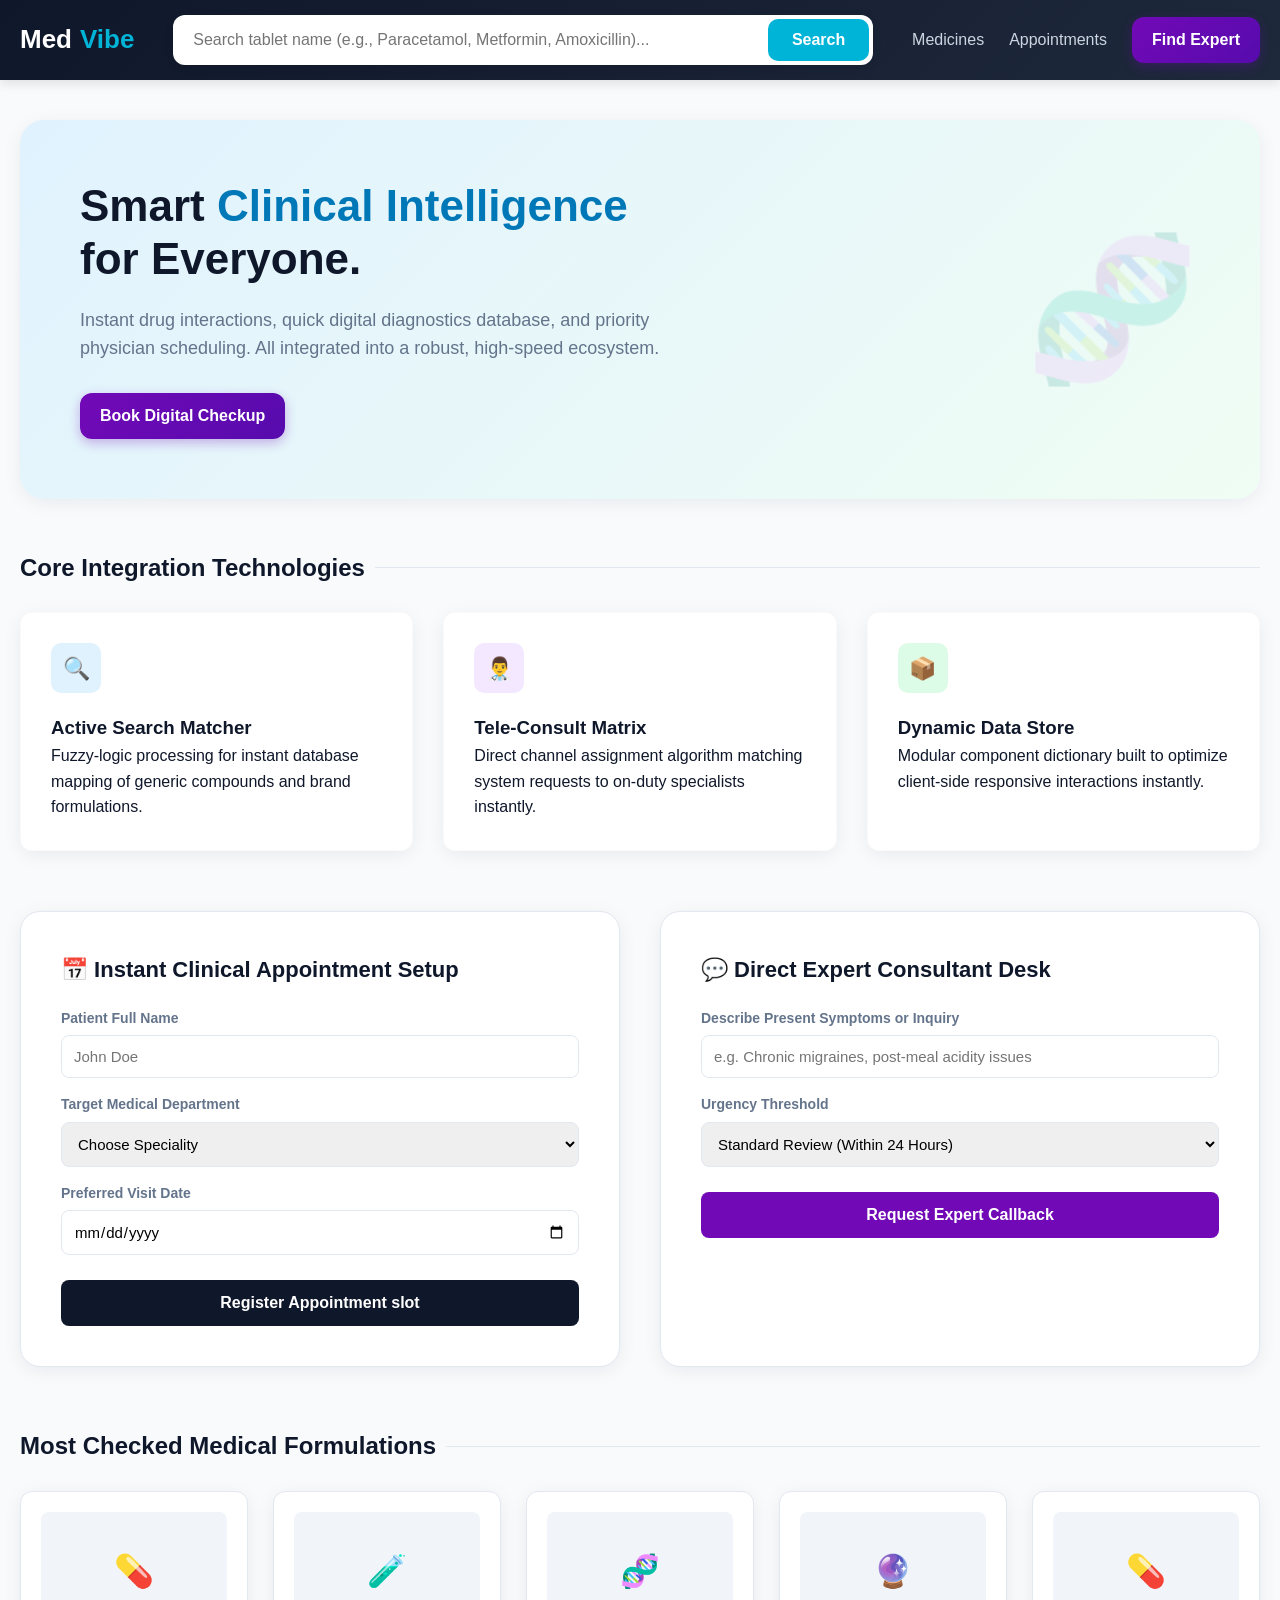
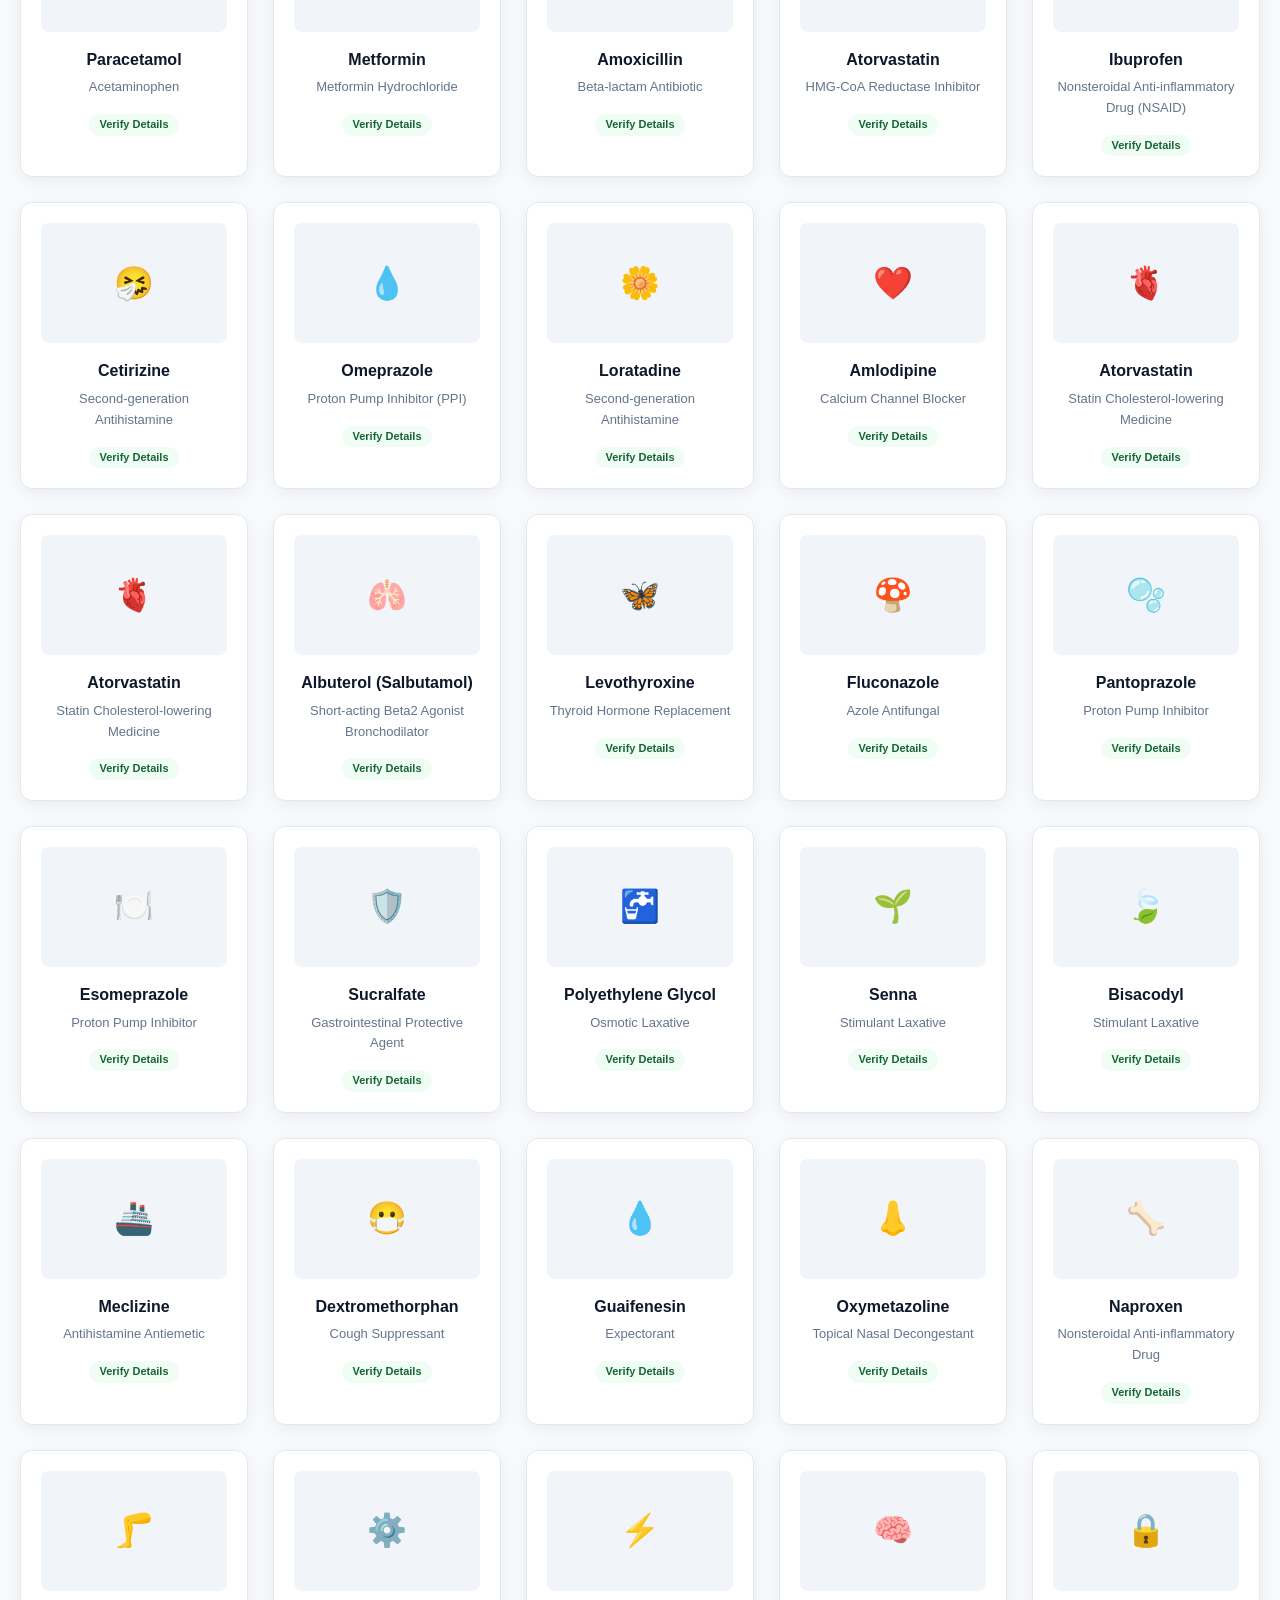
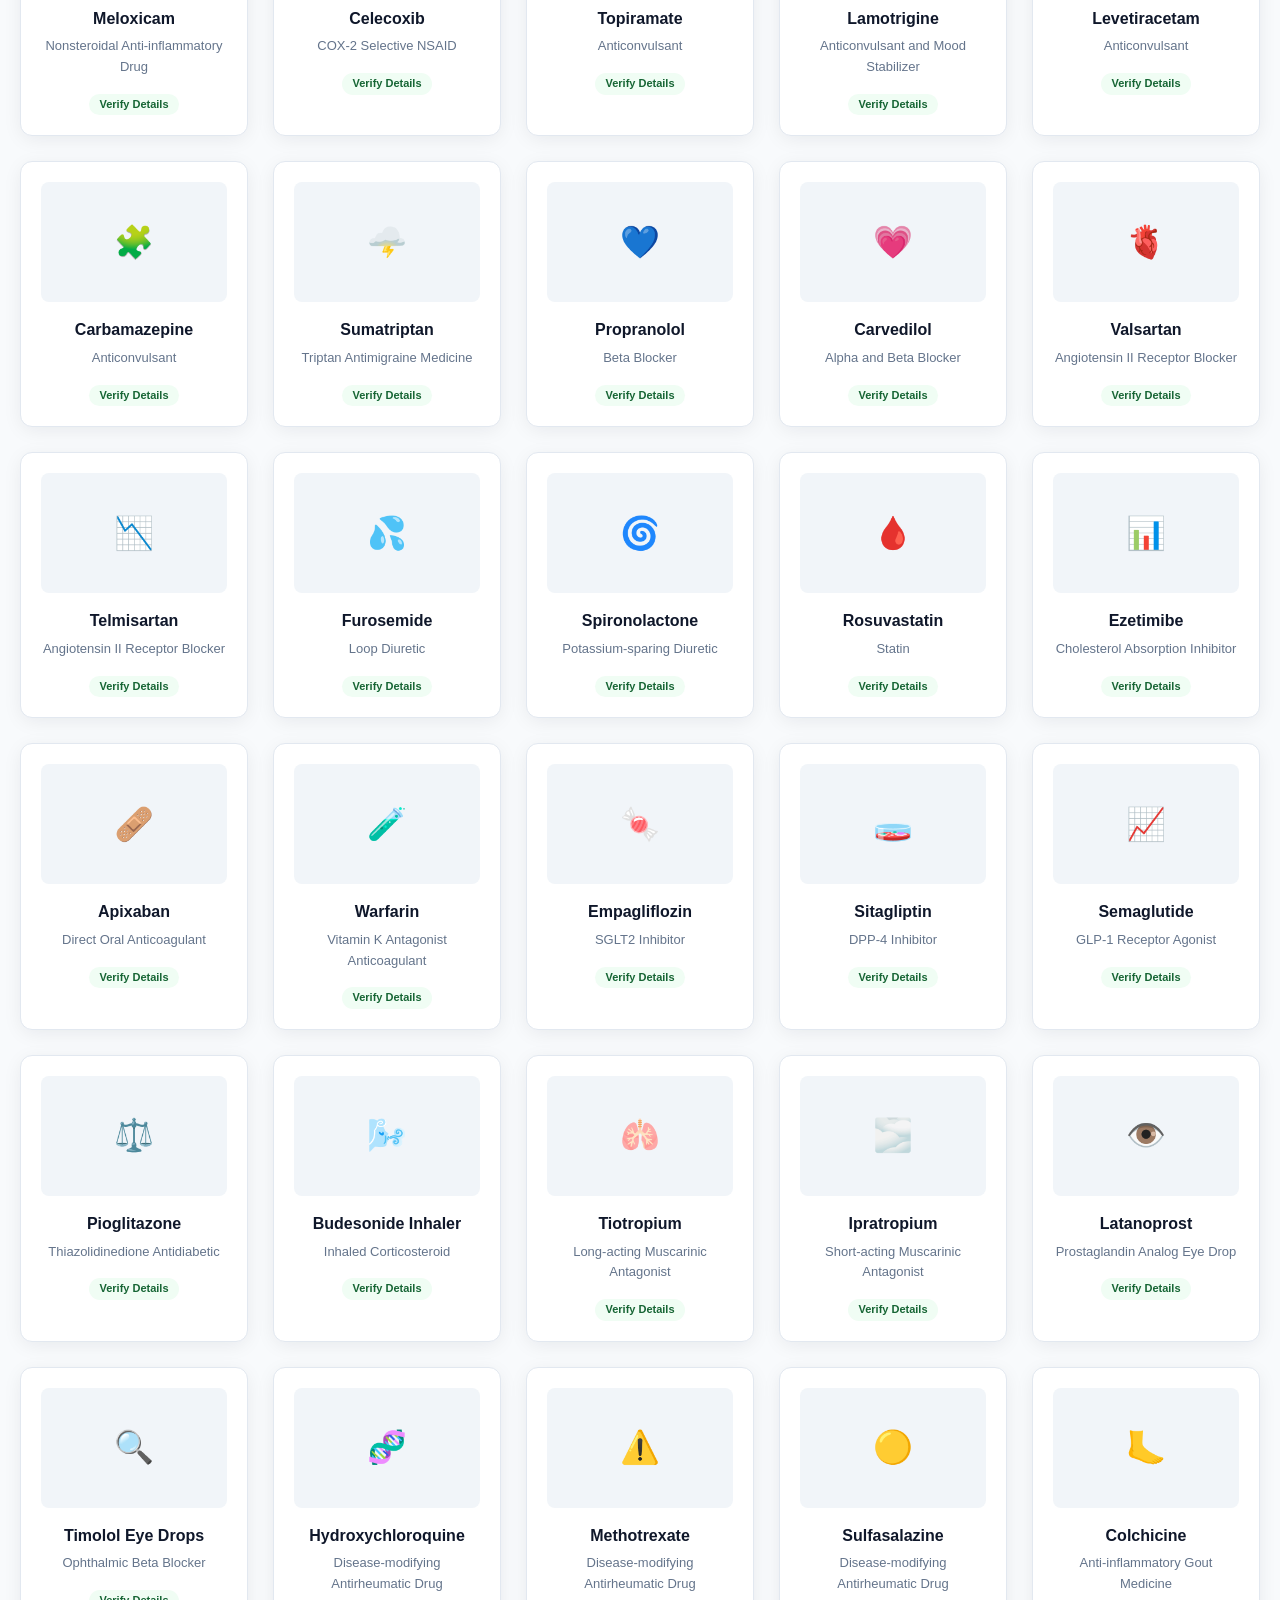
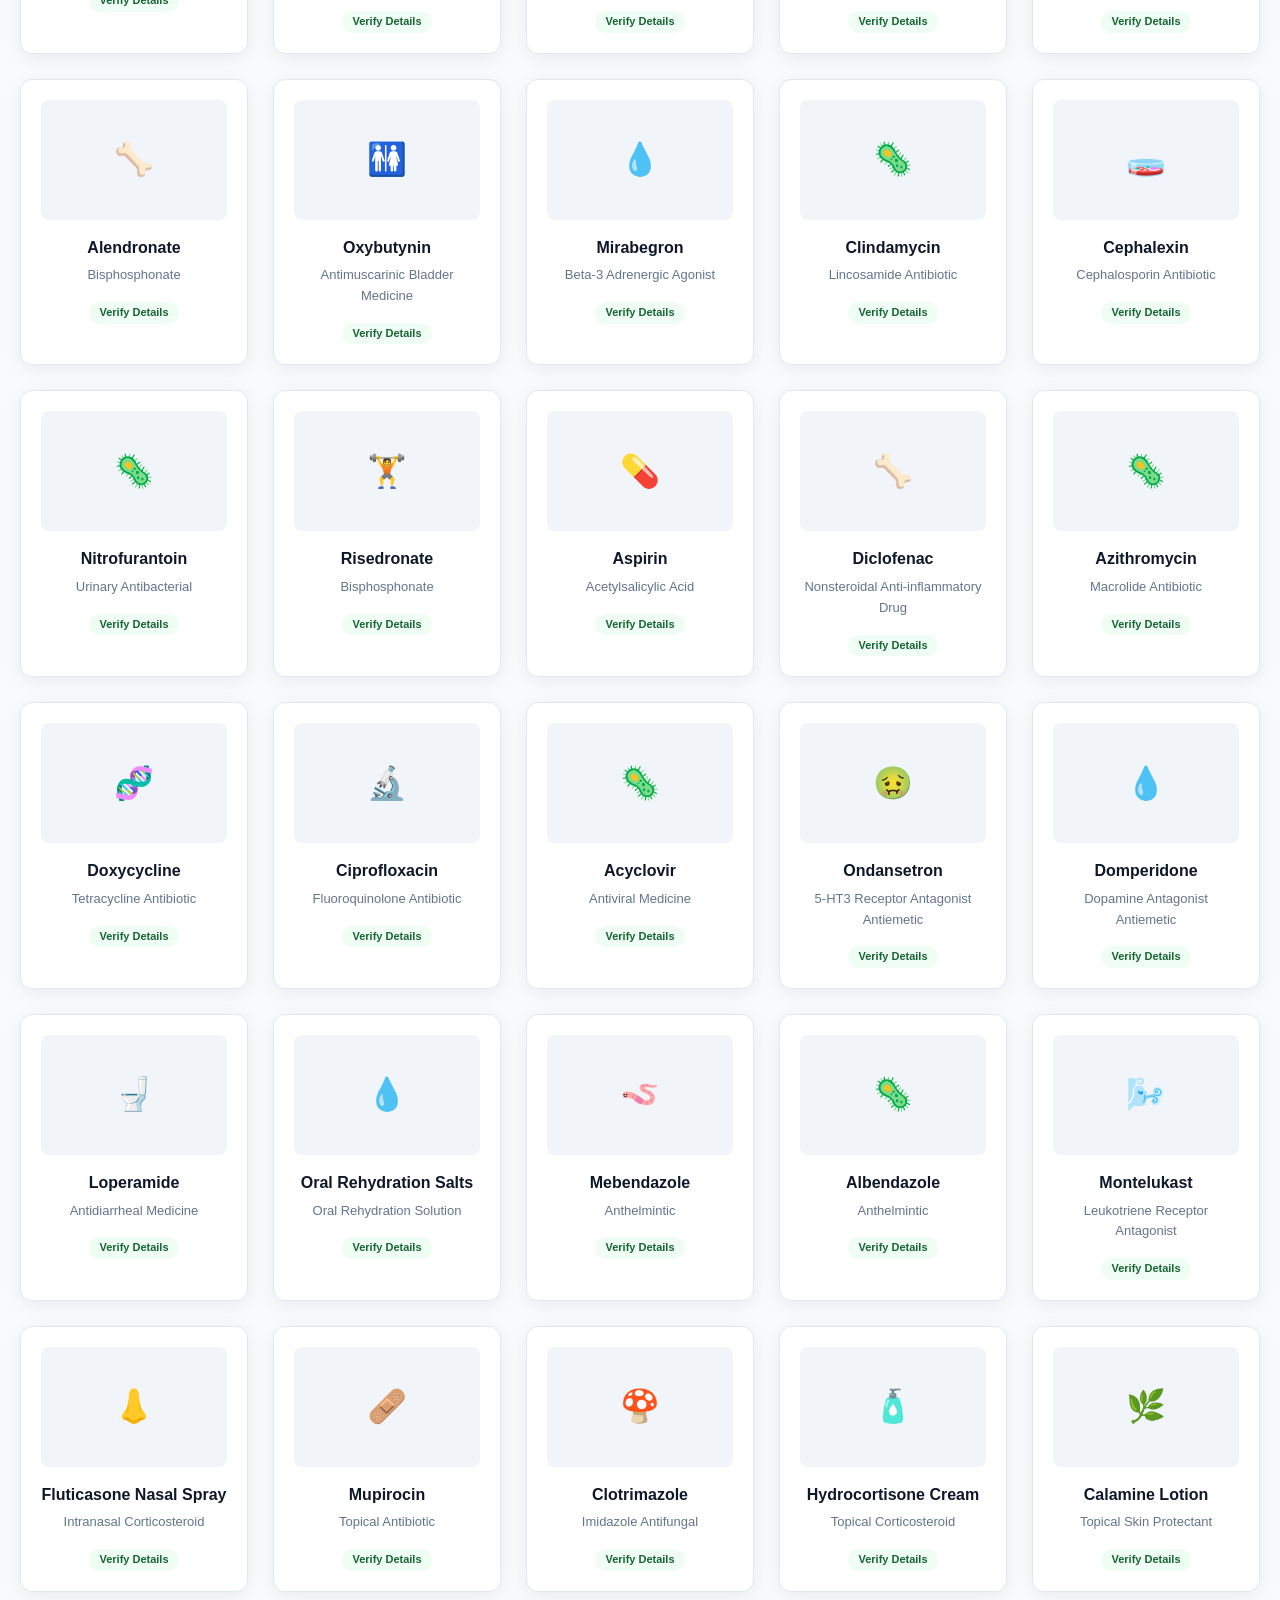
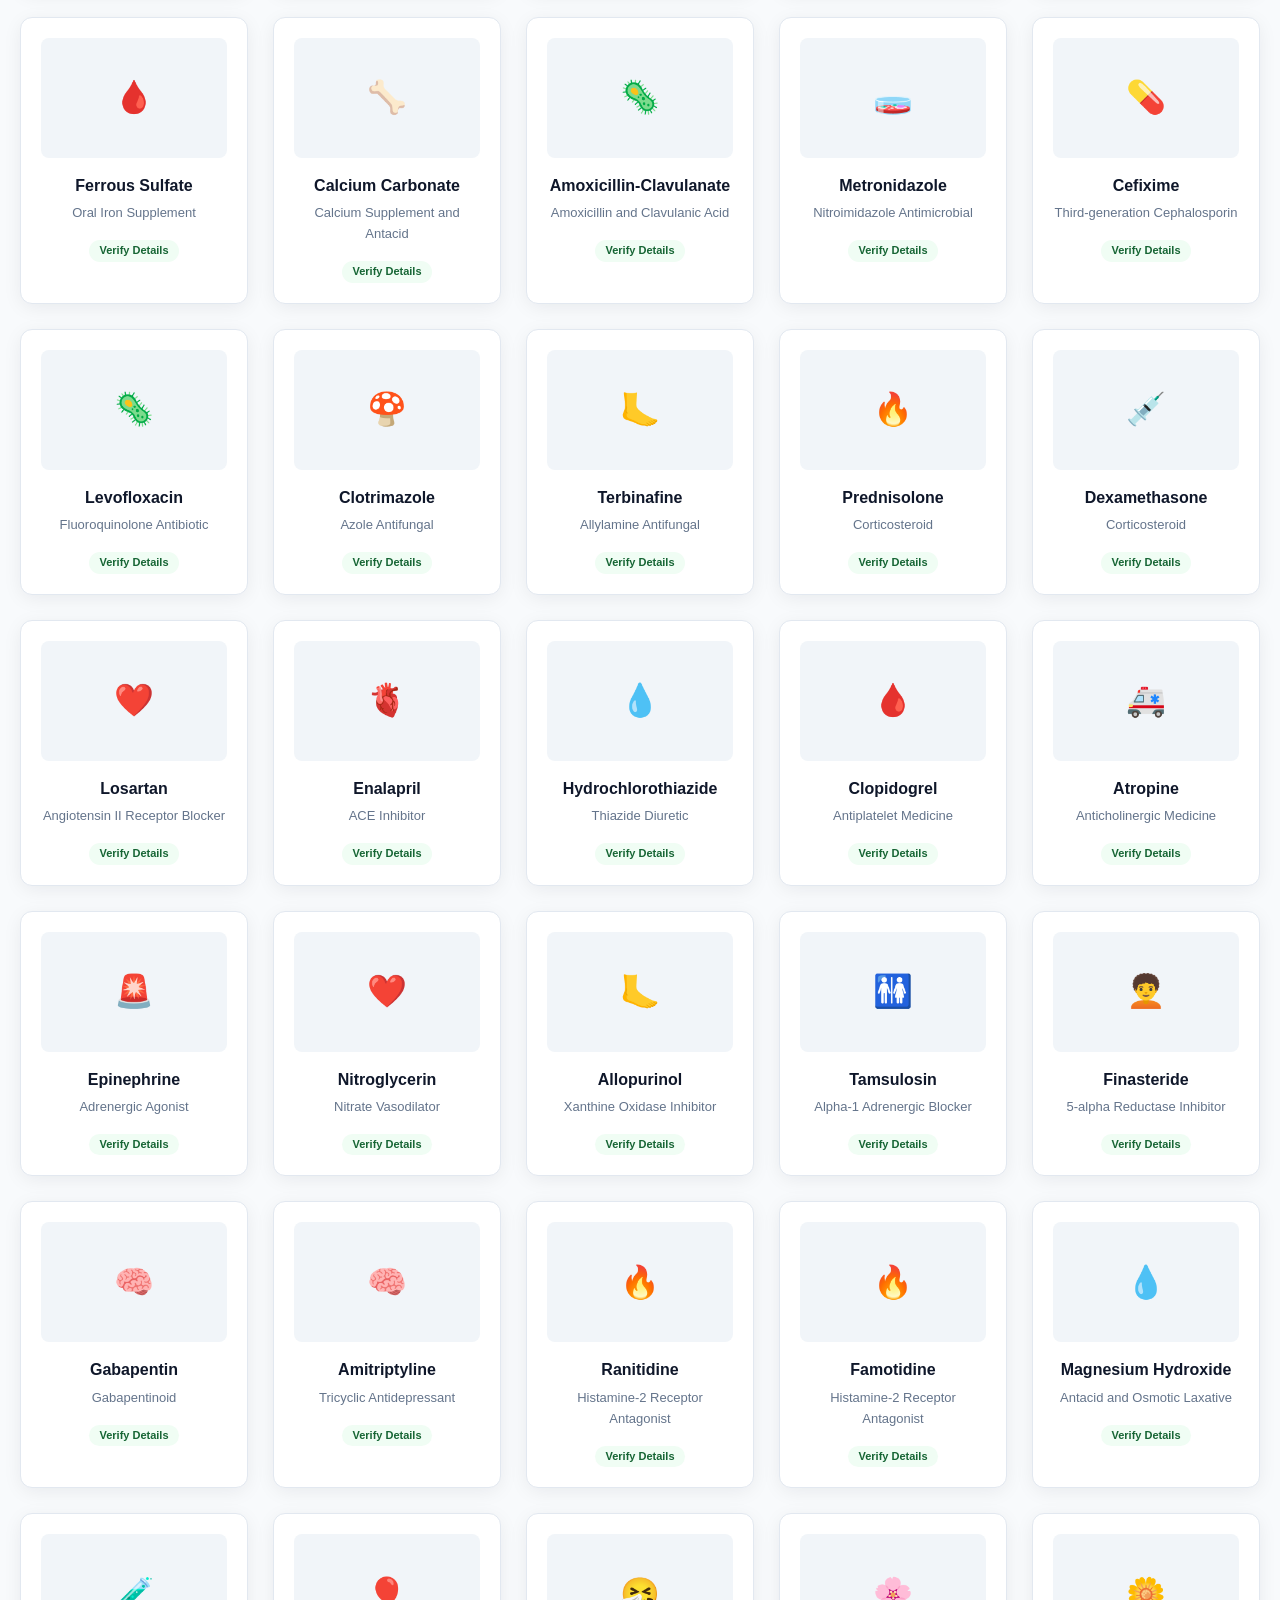
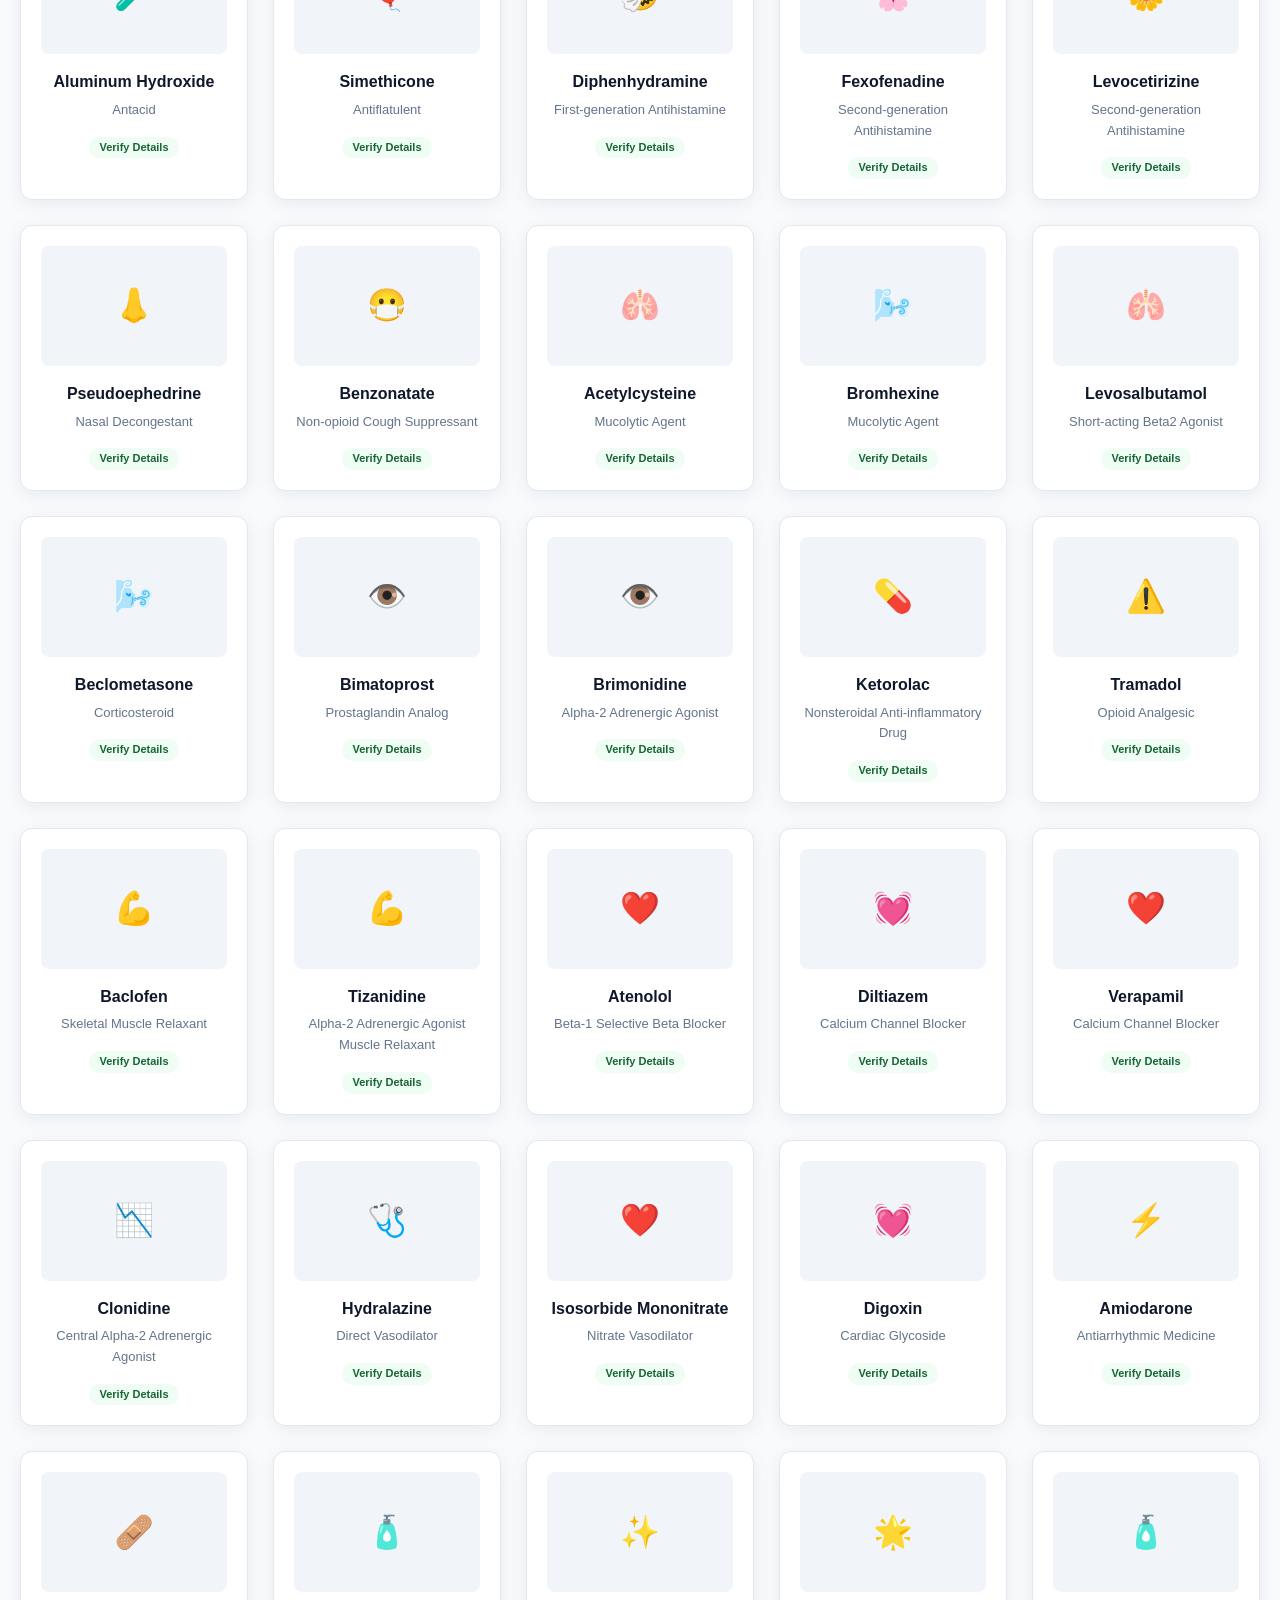
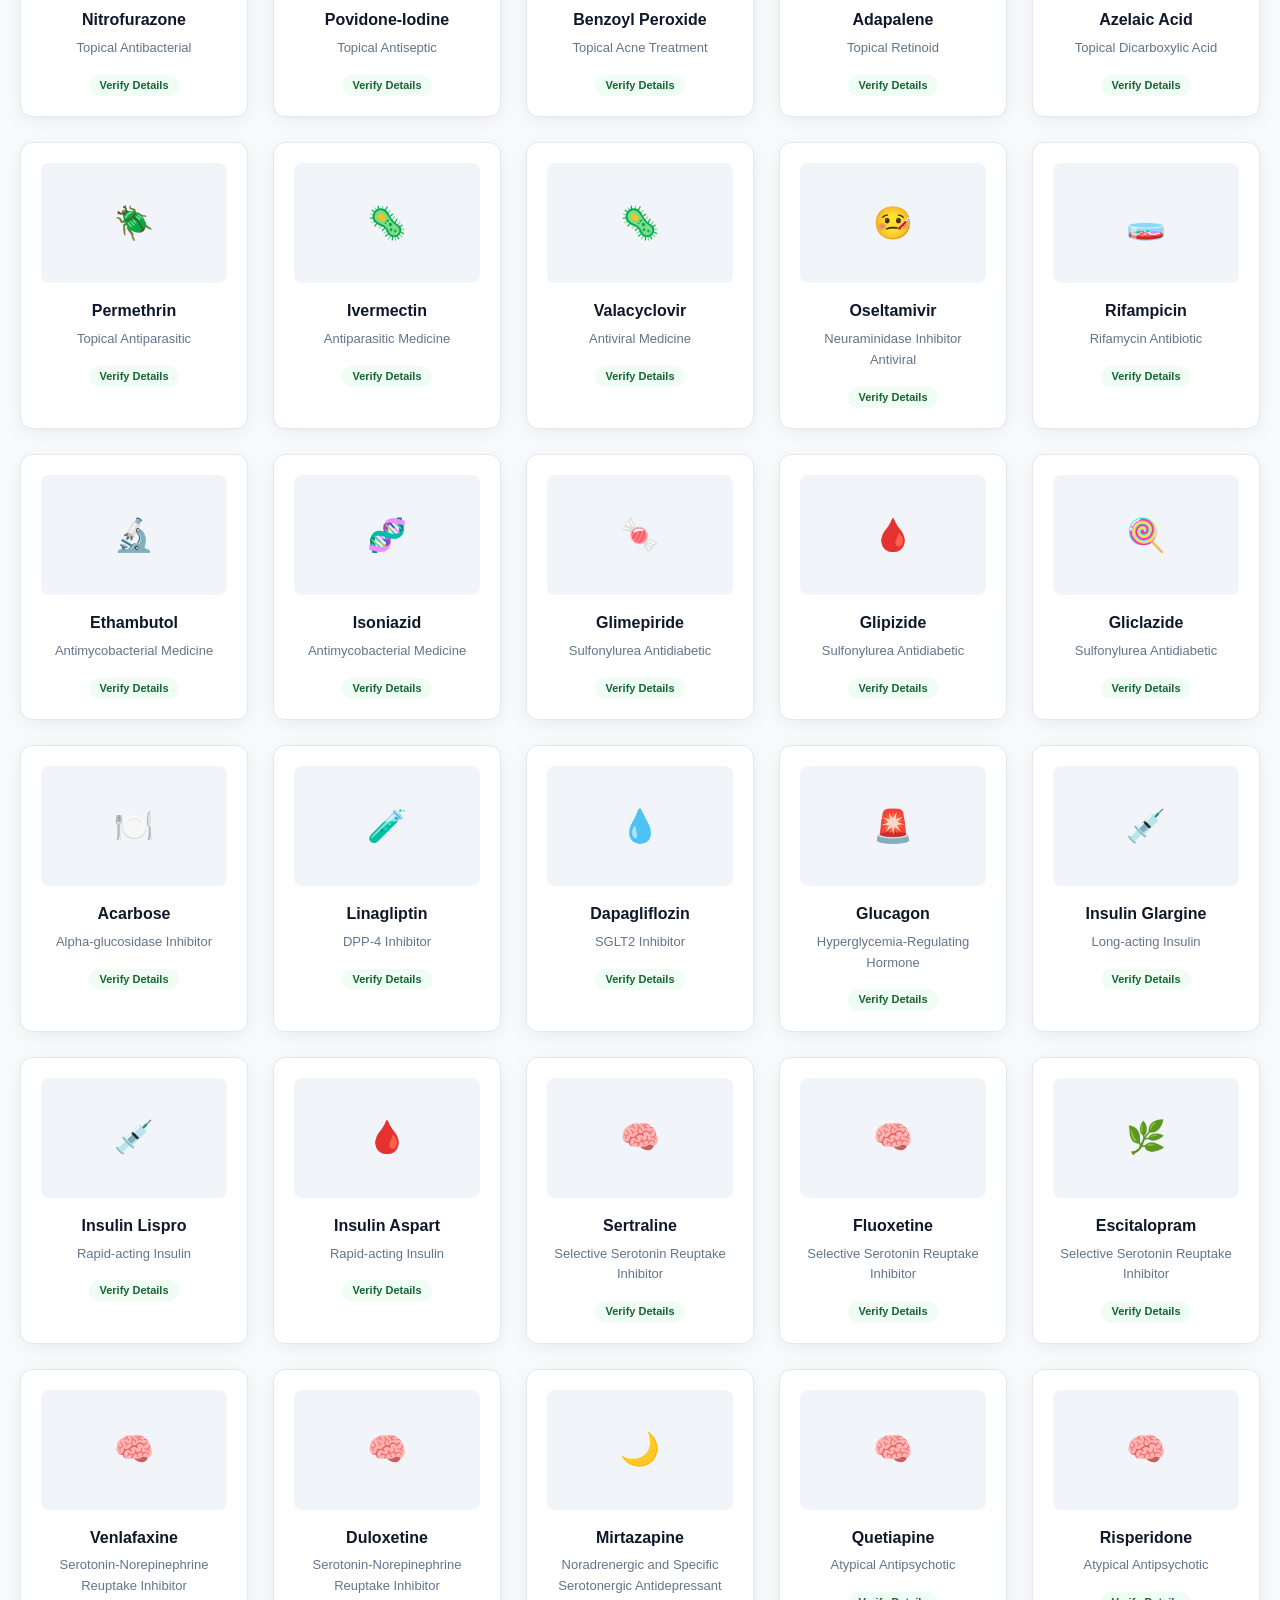
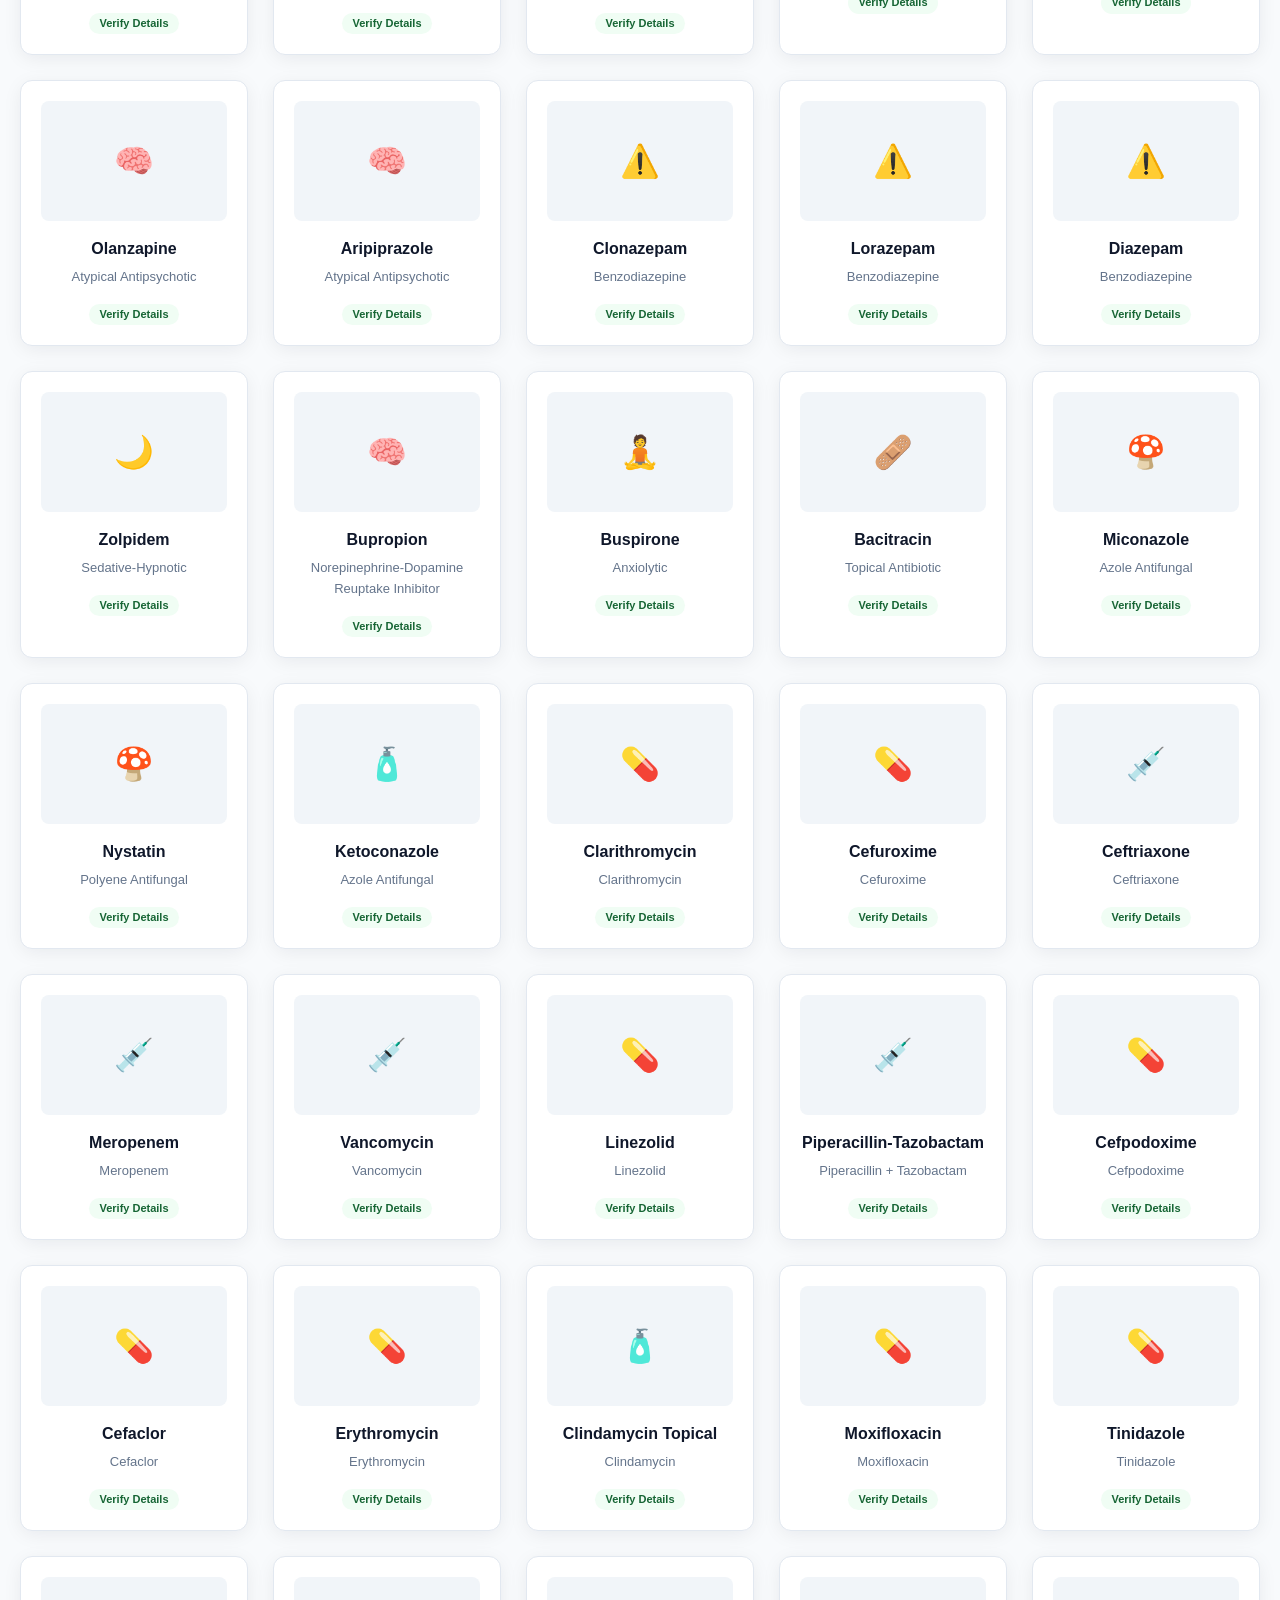
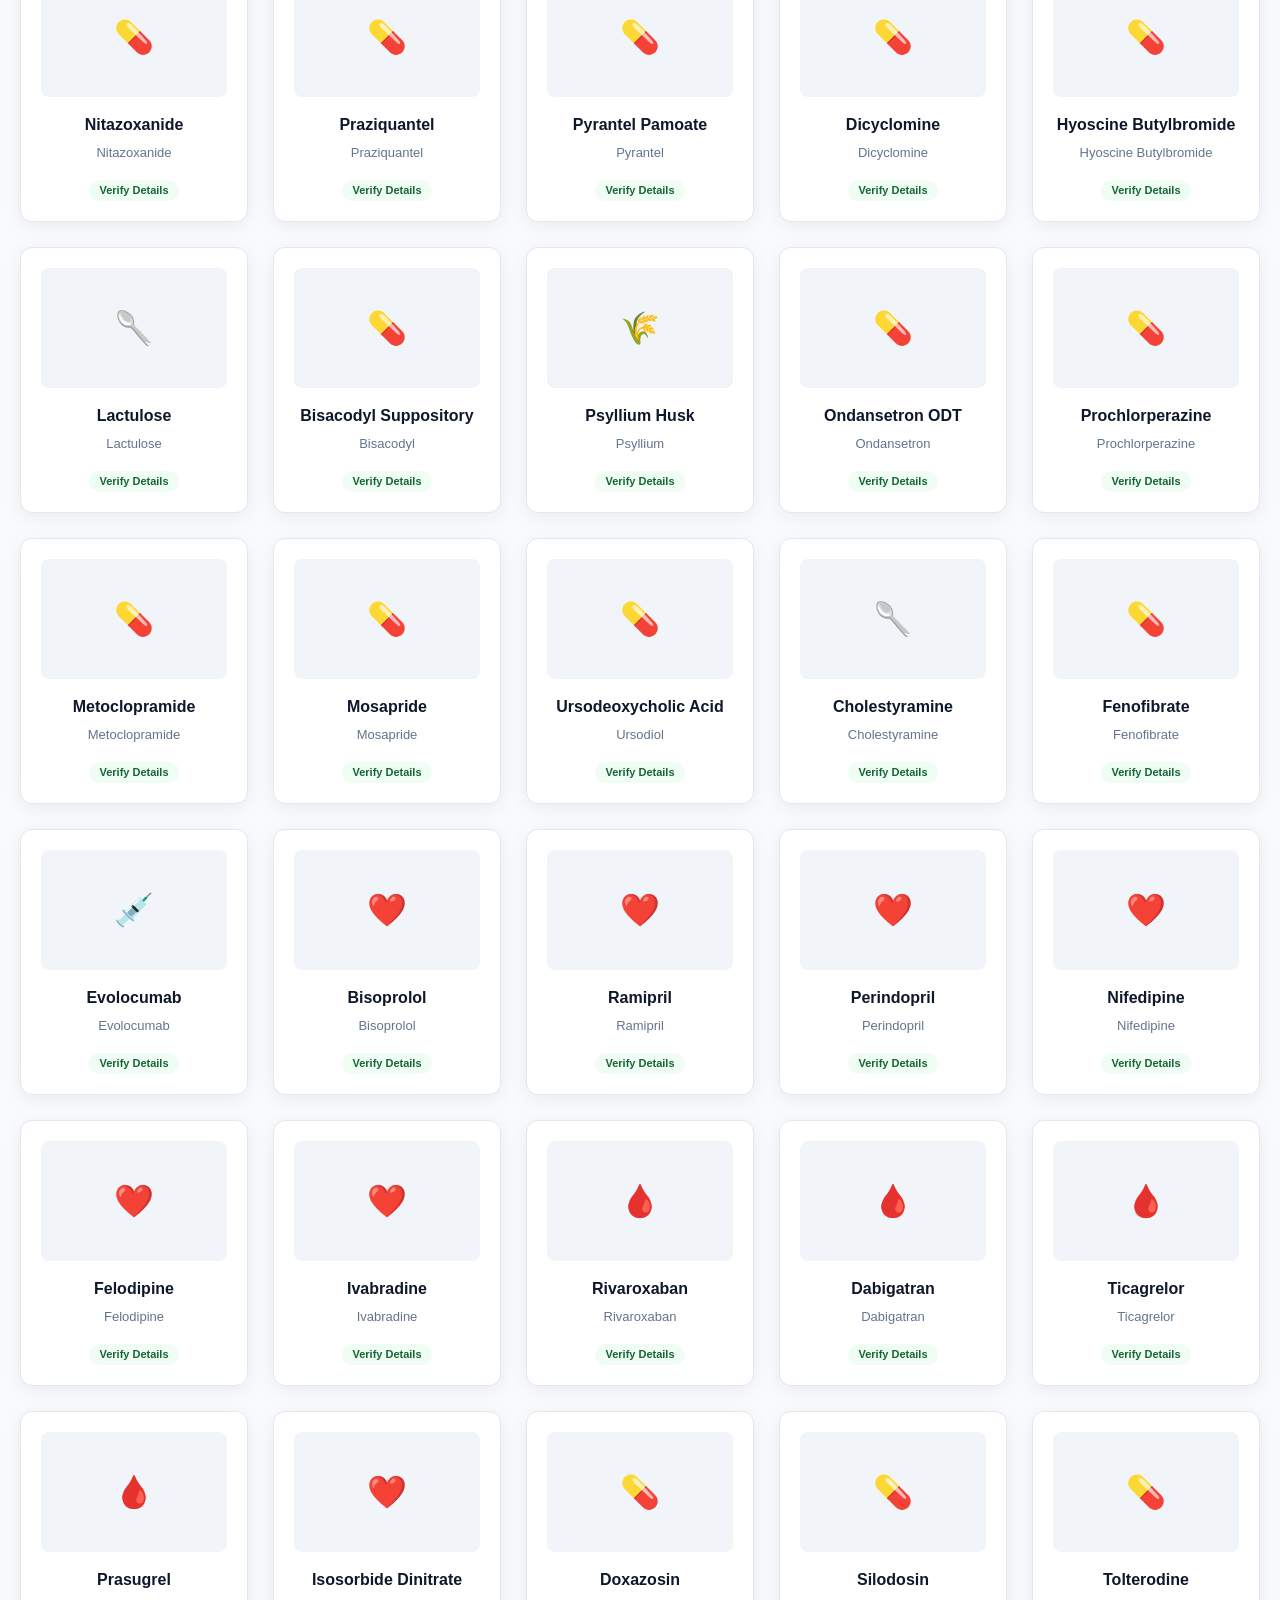
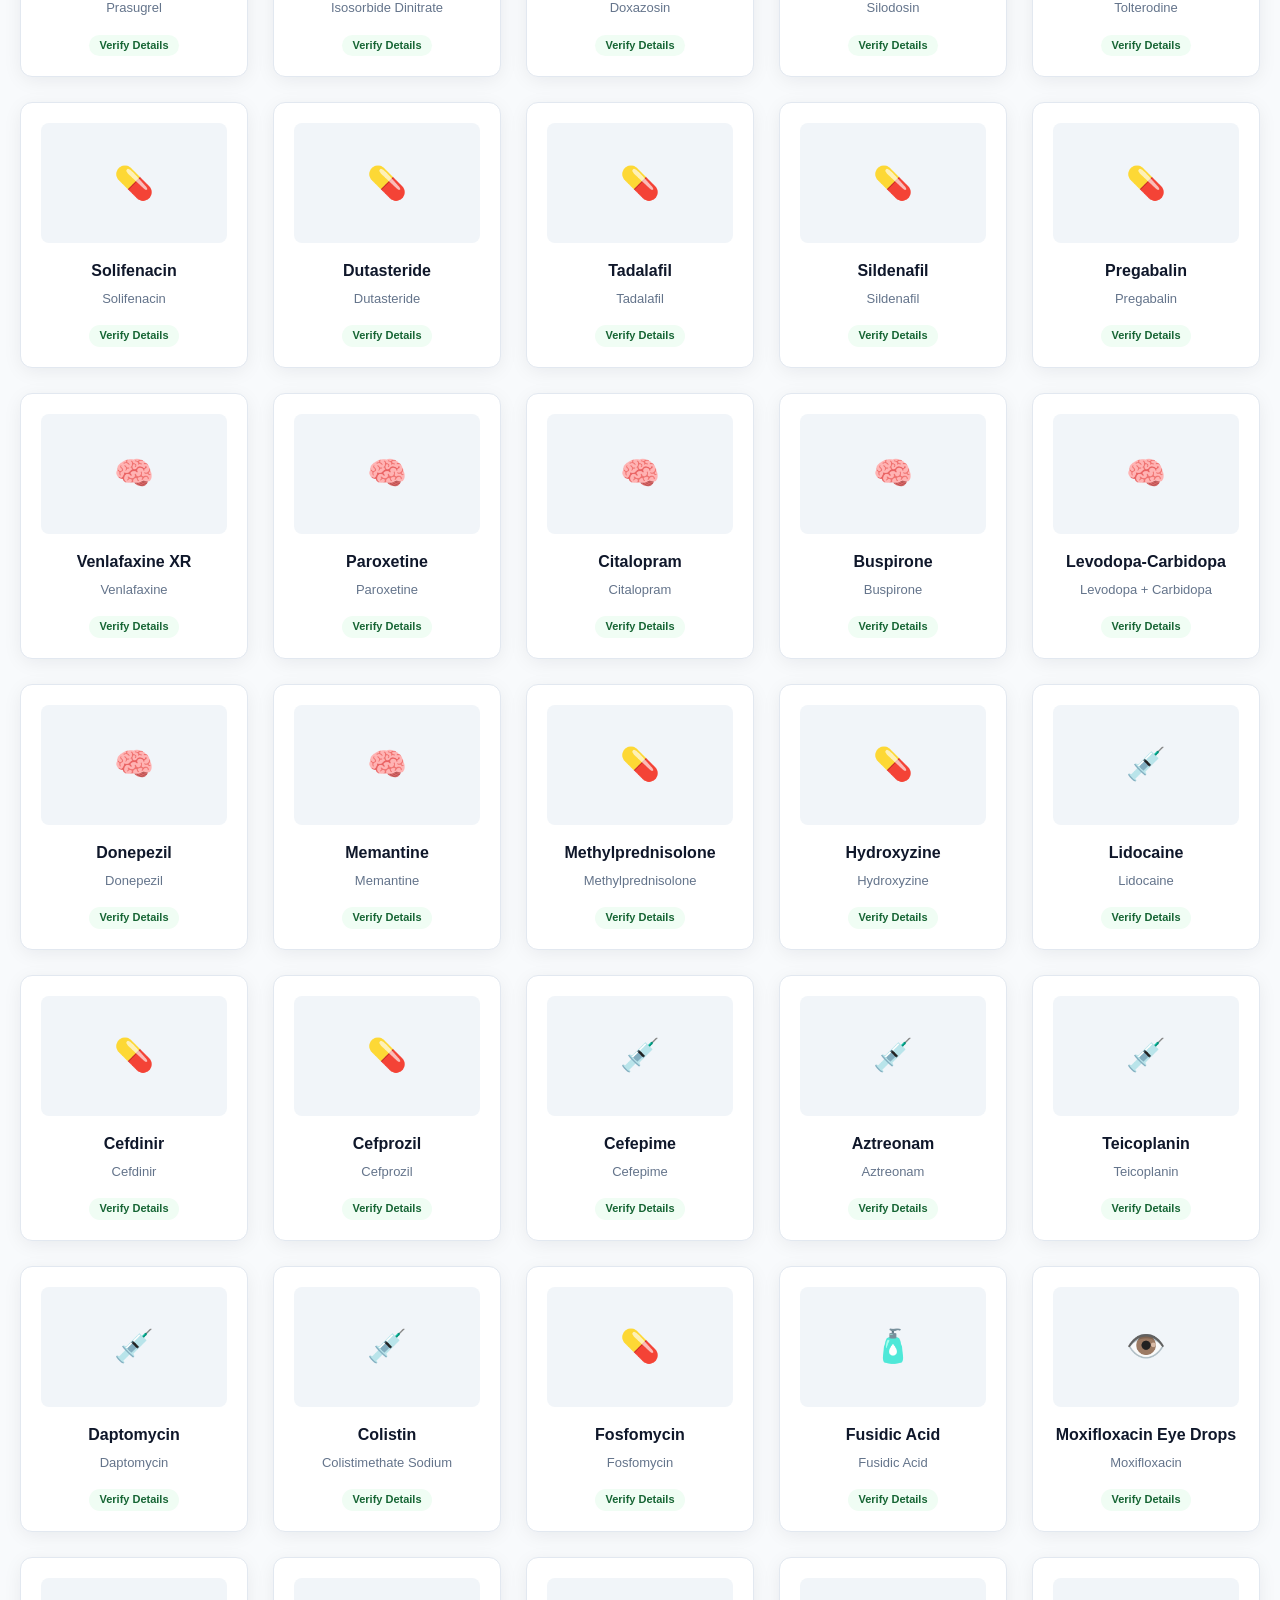
<file: index.html>
<!DOCTYPE html>
<html lang="en">
<head>
    <meta charset="UTF-8">
    <meta name="viewport" content="width=device-width, initial-scale=1.0">
    <title>MedVibe | Universal Health & Medicine Hub</title>
    <link rel="stylesheet" href="style.css">
</head>
<body>

    <!-- Header Engine -->
    <header>
        <div class="nav-container">
            <a href="#" class="logo">Med<span>Vibe</span></a>
            
            <div class="search-wrapper">
                <div class="search-bar-container">
                    <input type="text" id="mainSearchInput" placeholder="Search tablet name (e.g., Paracetamol, Metformin, Amoxicillin)..." autocomplete="off">
                    <button type="button" id="searchBtn">Search</button>
                </div>
                <div class="suggestions-box" id="suggestionsBox"></div>
            </div>

            <nav class="nav-links">
                <a href="#tablets">Medicines</a>
                <a href="#appointments">Appointments</a>
                <a href="#consultant" class="btn-consult">Find Expert</a>
            </nav>
        </div>
    </header>

    <main>
        <!-- Dynamic Result Dashboard Layer -->
        <section class="engine-display-section" id="engineDisplaySection">
            <div class="engine-header">
                <div>
                    <h2 class="med-title" id="displayMedName">Medicine Name</h2>
                    <p class="med-generic" id="displayMedGeneric">Generic Component</p>
                </div>
                <button class="close-display-btn" id="closeDisplayBtn">✕ Close</button>
            </div>
            <div class="med-details-grid">
                <div class="detail-card">
                    <h4>Primary Uses & Benefits</h4>
                    <p id="displayMedUses">Uses details go here.</p>
                </div>
                <div class="detail-card">
                    <h4>Standard Dosage Guide</h4>
                    <p id="displayMedDosage">Dosage insights go here.</p>
                </div>
                <div class="detail-card detail-card-wide warning-box">
                    <h4>Critical Contraindications / Side Effects</h4>
                    <p id="displayMedSideEffects">Warnings go here.</p>
                </div>
            </div>
        </section>

        <!-- Premium Hero Slide Showcase -->
        <section class="hero-banner">
            <div class="hero-content">
                <h1>Smart <span>Clinical Intelligence</span> for Everyone.</h1>
                <p>Instant drug interactions, quick digital diagnostics database, and priority physician scheduling. All integrated into a robust, high-speed ecosystem.</p>
                <a href="#appointments" class="btn-consult" style="text-decoration:none; display:inline-block;">Book Digital Checkup</a>
            </div>
            <div style="font-size: 140px; opacity: 0.15; user-select: none; font-weight: 900; color: var(--dark)">🧬</div>
        </section>

        <!-- Technology Pillars -->
        <h3 class="section-title">Core Integration Technologies</h3>
        <section class="features-grid">
            <div class="feature-item-card">
                <div class="icon-box icon-blue">🔍</div>
                <h3>Active Search Matcher</h3>
                <p>Fuzzy-logic processing for instant database mapping of generic compounds and brand formulations.</p>
            </div>
            <div class="feature-item-card">
                <div class="icon-box icon-purple">👨‍⚕️</div>
                <h3>Tele-Consult Matrix</h3>
                <p>Direct channel assignment algorithm matching system requests to on-duty specialists instantly.</p>
            </div>
            <div class="feature-item-card">
                <div class="icon-box icon-green">📦</div>
                <h3>Dynamic Data Store</h3>
                <p>Modular component dictionary built to optimize client-side responsive interactions instantly.</p>
            </div>
        </section>

        <!-- Core Functional Panels -->
        <section class="interactive-panel-grid">
            <!-- Appointment Panel -->
            <div class="panel-card" id="appointments">
                <h3>📅 Instant Clinical Appointment Setup</h3>
                <form id="appointmentForm">
                    <div class="form-group">
                        <label>Patient Full Name</label>
                        <input type="text" placeholder="John Doe" required>
                    </div>
                    <div class="form-group">
                        <label>Target Medical Department</label>
                        <select required>
                            <option value="">Choose Speciality</option>
                            <option value="cardio">Cardiology</option>
                            <option value="neuro">Neurology</option>
                            <option value="gen">General Internal Medicine</option>
                            <option value="ped">Pediatrics</option>
                        </select>
                    </div>
                    <div class="form-group">
                        <label>Preferred Visit Date</label>
                        <input type="date" required>
                    </div>
                    <button type="submit" class="submit-btn">Register Appointment slot</button>
                </form>
            </div>

            <!-- Consultant Panel -->
            <div class="panel-card" id="consultant">
                <h3>💬 Direct Expert Consultant Desk</h3>
                <form id="consultantForm">
                    <div class="form-group">
                        <label>Describe Present Symptoms or Inquiry</label>
                        <input type="text" placeholder="e.g. Chronic migraines, post-meal acidity issues" required>
                    </div>
                    <div class="form-group">
                        <label>Urgency Threshold</label>
                        <select required>
                            <option value="low">Standard Review (Within 24 Hours)</option>
                            <option value="high">Critical Urgent Callback (Within 1 Hour)</option>
                        </select>
                    </div>
                    <button type="submit" class="submit-btn" style="background: var(--secondary);">Request Expert Callback</button>
                </form>
            </div>
        </section>

        <!-- E-com Showcase Store Front -->
        <h3 class="section-title" id="tablets">Most Checked Medical Formulations</h3>
        <section class="tablet-showroom" id="tabletShowroom"></section>
    </main>

    <footer>
        <p>&copy; 2026 MedVibe Engine System. Compiled with pure responsive modern structural standards.</p>
        <p style="font-size: 11px; margin-top: 10px; color: #64748b;">This is for informational purposes only. For medical advice or diagnosis, consult a professional. AI responses may include mistakes.</p>
    </footer>

    <!-- Interactive Logic Script Data Layer -->
    <script>
        const medicineDatabase = [
            {
                name: "Paracetamol",
                generic: "Acetaminophen",
                uses: "Effective analgesic and antipyretic. Used globally to manage mild-to-moderate physical pain conditions and quickly bring down elevated body temperatures.",
                dosage: "Adults: 500mg to 1000mg every 4 to 6 hours as required. Never surpass 4000mg maximum within a standard 24-hour cycle.",
                sideEffects: "Highly safe if regulated properly. Extreme overdosage induces severe irreversible liver damage or hepatic failure.",
                emoji: "💊"
            },
            {
                name: "Metformin",
                generic: "Metformin Hydrochloride",
                uses: "First-line primary oral treatment agent explicitly engineered for controlling blood glucose metrics in Type 2 Diabetes Mellitus patient categories.",
                dosage: "Commonly initiated at 500mg or 800mg daily, titrated up gradually based on clinical endocrinologist directive with meals.",
                sideEffects: "Gastrointestinal discomfort, nausea, mild cramping. Rare extreme condition: Lactic Acidosis risk under specific states.",
                emoji: "🧪"
            },
            {
                name: "Amoxicillin",
                generic: "Beta-lactam Antibiotic",
                uses: "Broad-spectrum antibacterial formulation target-designed to counter bacterial ear infections, severe throat strep, skin lesions, and urinary tracts.",
                dosage: "250mg to 500mg administered three times per full day, or alternative high strength 875mg twice a day sequence parameters.",
                sideEffects: "Hypersensitivity skin rashes, stomach upset, diarrhea. Absolutely counter-effective against viral strains like common flu variants.",
                emoji: "🧬"
            },
            {
                name: "Atorvastatin",
                generic: "HMG-CoA Reductase Inhibitor",
                uses: "Premium lipid-lowering prescription agent deployed to reduce low-density lipoprotein (LDL) cholesterol and counter cardiovascular stroke risks.",
                dosage: "10mg up to 80mg taken orally once daily, completely independent of scheduled daily meal intake patterns.",
                sideEffects: "Unexplained muscular aches (myalgia), transient elevations in hepatic enzyme levels, mild digestive changes.",
                emoji: "🔮"
            },
            {
                name: "Ibuprofen",
                generic: "Nonsteroidal Anti-inflammatory Drug (NSAID)",
                uses: "Reduces pain, inflammation, and fever; often used for muscle pain, dental pain, menstrual cramps, and arthritis symptoms.",
                dosage: "OTC adult dosing is commonly 200mg to 400mg every 4 to 6 hours as needed; use the lowest effective dose and follow the product label.",
                sideEffects: "Stomach upset, heartburn, nausea, and dizziness. It can cause stomach bleeding, kidney problems, or cardiovascular risks in some people; avoid if advised for ulcers, kidney disease, or certain heart conditions.",
                emoji: "💊"
            },
            {
                name: "Cetirizine",
                generic: "Second-generation Antihistamine",
                uses: "Relieves allergy symptoms such as sneezing, runny nose, itchy or watery eyes, and hives.",
                dosage: "Adults and children aged 6 years and older commonly take 10mg once daily; lower doses may be appropriate for some people.",
                sideEffects: "Drowsiness, dry mouth, fatigue, and headache. Avoid alcohol and use caution while driving until its effects are known.",
                emoji: "🤧"
            },
            {
                name: "Omeprazole",
                generic: "Proton Pump Inhibitor (PPI)",
                uses: "Suppresses gastric acid secretions. Ideal for managing Gastroesophageal Reflux Disease (GERD), persistent heartburn, and healing peptic ulcers.",
                dosage: "20mg to 40mg swallowed whole early in the morning explicitly 30-60 minutes right before taking initial daily meals.",
                sideEffects: "Headaches, transient flatulence, long-term absorption reduction risks regarding crucial Vitamin B12 and Magnesium compounds.",
                emoji: "💧"
            },
            {
                name: "Loratadine",
                generic: "Second-generation Antihistamine",
                uses: "Relieves seasonal allergy symptoms, including sneezing, runny nose, itchy eyes, and throat or nose itching.",
                dosage: "Adults and children 6 years and older: 10mg once daily. Do not exceed one 10mg tablet in 24 hours unless directed by a clinician.",
                sideEffects: "Headache, dry mouth, tiredness, or occasional drowsiness. Ask a clinician before use with liver or kidney disease.",
                emoji: "🌼"
            },
           {
                name: "Amlodipine",
                generic: "Calcium Channel Blocker",
                uses: "Prescription medicine used to lower blood pressure and help manage certain types of chest pain.",
                dosage: "Usually taken once daily; the strength and dose adjustment must be determined by the prescribing clinician.",
                sideEffects: "Ankle or leg swelling, fatigue, flushing, dizziness, nausea, and sleepiness. Contact a clinician if chest pain worsens after starting or increasing the dose.",
                emoji: "❤️"
          },
            {
                name: "Atorvastatin",
                generic: "Statin Cholesterol-lowering Medicine",
                uses: "Lowers LDL cholesterol and triglycerides and helps reduce cardiovascular risk in appropriate patients.",
                dosage: "Usually taken once daily; the prescribed strength depends on cholesterol goals, other medicines, and medical history.",
                sideEffects: "Muscle aches, diarrhea, nausea, and possible liver-enzyme changes. Seek medical advice promptly for unexplained severe muscle pain, weakness, or dark urine.",
                 emoji: "🫀"
           },
           {
                name: "Atorvastatin",
                generic: "Statin Cholesterol-lowering Medicine",
                uses: "Lowers LDL cholesterol and triglycerides and helps reduce cardiovascular risk in appropriate patients.",
                dosage: "Usually taken once daily; the prescribed strength depends on cholesterol goals, other medicines, and medical history.",
                sideEffects: "Muscle aches, diarrhea, nausea, and possible liver-enzyme changes. Seek medical advice promptly for unexplained severe muscle pain, weakness, or dark urine.",
                 emoji: "🫀"
           },
           {
                name: "Albuterol (Salbutamol)",
                generic: "Short-acting Beta2 Agonist Bronchodilator",
                uses: "Quick-relief inhaler for wheezing, chest tightness, and shortness of breath from asthma or other reversible airway narrowing.",
                dosage: "Use exactly as prescribed in the inhaler action plan. Frequent need for a rescue inhaler can indicate poorly controlled asthma and needs clinical review.",
                sideEffects: "Shakiness, nervousness, headache, fast heartbeat, and throat irritation. Seek urgent care if breathing worsens or the inhaler does not provide relief.",
                emoji: "🫁"
            },
            {
                name: "Levothyroxine",
                generic: "Thyroid Hormone Replacement",
                uses: "Prescription treatment for hypothyroidism, replacing thyroid hormone when the body does not make enough.",
                dosage: "Taken once daily, typically on an empty stomach; dosing is individualized using thyroid blood tests and should not be changed without a clinician.",
                sideEffects: "Too high a dose may cause palpitations, sweating, tremor, anxiety, insomnia, or weight loss.",
                emoji: "🦋"
           },
          {
                name: "Fluconazole",
                generic: "Azole Antifungal",
                uses: "Prescription antifungal used for selected yeast and fungal infections, depending on diagnosis and site of infection.",
                dosage: "Regimens vary substantially by infection type, severity, kidney function, and other medicines; use only the prescribed course.",
                sideEffects: "Nausea, stomach discomfort, diarrhea, headache, and rash. It can interact with many medicines and may rarely affect the liver.",
                emoji: "🍄"
          },
          {
                name: "Pantoprazole",
                generic: "Proton Pump Inhibitor",
                uses: "Reduces stomach acid for reflux and selected ulcer conditions.",
                dosage: "Use the prescribed strength and timing, often before a meal.",
                sideEffects: "Headache, diarrhea, nausea, and abdominal discomfort.",
                emoji: "🫧"
          },
          {
                name: "Esomeprazole",
                generic: "Proton Pump Inhibitor",
                uses: "Treats acid reflux, heartburn, and selected acid-related conditions.",
                dosage: "Take as directed, usually before food.",
                sideEffects: "Headache, nausea, stomach pain, and diarrhea.",
                emoji: "🍽️"
          },
          {
                name: "Sucralfate",
                generic: "Gastrointestinal Protective Agent",
                uses: "Helps protect the stomach lining in some ulcer conditions.",
                dosage: "Use as prescribed; timing around meals and other medicines matters.",
                sideEffects: "Constipation, dry mouth, nausea, and stomach upset.",
                emoji: "🛡️"
          },
          {
                name: "Polyethylene Glycol",
                generic: "Osmotic Laxative",
               uses: "Relieves occasional constipation.",
    dosage: "Mix and take according to the package label or prescription.",
    sideEffects: "Bloating, gas, nausea, and loose stools.",
    emoji: "🚰"
  },
  {
    name: "Senna",
    generic: "Stimulant Laxative",
    uses: "Provides short-term relief from constipation.",
    dosage: "Follow the product label; avoid prolonged unsupervised use.",
    sideEffects: "Cramps, diarrhea, nausea, and urine discoloration.",
    emoji: "🌱"
  },
  {
    name: "Bisacodyl",
    generic: "Stimulant Laxative",
    uses: "Relieves occasional constipation.",
    dosage: "Use only as directed for short-term relief.",
    sideEffects: "Abdominal cramps, diarrhea, nausea, and dehydration.",
    emoji: "🍃"
  },
  {
    name: "Meclizine",
    generic: "Antihistamine Antiemetic",
    uses: "Prevents and treats motion sickness and vertigo-related nausea.",
    dosage: "Use the labeled or prescribed dose before travel or as directed.",
    sideEffects: "Drowsiness, dry mouth, blurred vision, and dizziness.",
    emoji: "🚢"
  },
  {
    name: "Dextromethorphan",
    generic: "Cough Suppressant",
    uses: "Temporarily relieves dry, nonproductive cough.",
    dosage: "Follow the package label; avoid using more than directed.",
    sideEffects: "Drowsiness, dizziness, nausea, and misuse risk at high doses.",
    emoji: "😷"
  },
  {
    name: "Guaifenesin",
    generic: "Expectorant",
    uses: "Helps loosen mucus during chest congestion.",
    dosage: "Use as directed and drink adequate fluids unless advised otherwise.",
    sideEffects: "Nausea, vomiting, dizziness, and headache.",
    emoji: "💧"
  },
  {
    name: "Oxymetazoline",
    generic: "Topical Nasal Decongestant",
    uses: "Provides temporary relief of nasal congestion.",
    dosage: "Use only as labeled and generally no longer than three days.",
    sideEffects: "Nasal dryness, burning, sneezing, and rebound congestion.",
    emoji: "👃"
  },
  {
    name: "Naproxen",
    generic: "Nonsteroidal Anti-inflammatory Drug",
    uses: "Relieves pain, inflammation, menstrual cramps, and arthritis symptoms.",
    dosage: "Use the lowest effective dose for the shortest appropriate time.",
    sideEffects: "Heartburn, stomach bleeding, kidney problems, and dizziness.",
    emoji: "🦴"
  },
  {
    name: "Meloxicam",
    generic: "Nonsteroidal Anti-inflammatory Drug",
    uses: "Treats pain and inflammation from arthritis.",
    dosage: "Take only as prescribed; do not combine with other NSAIDs unless advised.",
    sideEffects: "Stomach upset, swelling, bleeding risk, and kidney effects.",
    emoji: "🦵"
  },
  {
    name: "Celecoxib",
    generic: "COX-2 Selective NSAID",
    uses: "Treats pain and inflammation from arthritis and some acute pain conditions.",
    dosage: "Prescription dose depends on the condition and patient risk factors.",
    sideEffects: "Indigestion, swelling, increased blood pressure, and cardiovascular risk.",
    emoji: "⚙️"
  },
  {
    name: "Topiramate",
    generic: "Anticonvulsant",
    uses: "Treats seizures and helps prevent migraine in selected patients.",
    dosage: "Usually started low and increased gradually by a clinician.",
    sideEffects: "Tingling, appetite changes, memory difficulty, and kidney stones.",
    emoji: "⚡"
  },
  {
    name: "Lamotrigine",
    generic: "Anticonvulsant and Mood Stabilizer",
    uses: "Treats certain seizure disorders and bipolar disorder.",
    dosage: "Must be increased gradually according to the prescribed schedule.",
    sideEffects: "Dizziness, headache, nausea, and potentially serious rash.",
    emoji: "🧠"
  },
  {
    name: "Levetiracetam",
    generic: "Anticonvulsant",
    uses: "Treats selected seizure disorders.",
    dosage: "Use the prescribed schedule; kidney function may affect dosing.",
    sideEffects: "Sleepiness, dizziness, weakness, and mood changes.",
    emoji: "🔒"
  },
  {
    name: "Carbamazepine",
    generic: "Anticonvulsant",
    uses: "Treats certain seizures and nerve-pain conditions.",
    dosage: "Prescription dose requires gradual adjustment and monitoring.",
    sideEffects: "Dizziness, drowsiness, nausea, low sodium, and serious rash.",
    emoji: "🧩"
  },
  {
    name: "Sumatriptan",
    generic: "Triptan Antimigraine Medicine",
    uses: "Treats migraine attacks after they begin.",
    dosage: "Use as prescribed at migraine onset; it does not prevent migraines.",
    sideEffects: "Tingling, dizziness, nausea, and chest or throat pressure.",
    emoji: "🌩️"
  },
  {
    name: "Propranolol",
    generic: "Beta Blocker",
    uses: "Treats selected heart conditions, tremor, migraine prevention, and anxiety symptoms.",
    dosage: "Take only as prescribed; do not stop suddenly without medical advice.",
    sideEffects: "Tiredness, slow heartbeat, dizziness, and cold hands or feet.",
    emoji: "💙"
  },
  {
    name: "Carvedilol",
    generic: "Alpha and Beta Blocker",
    uses: "Treats high blood pressure and selected heart conditions.",
    dosage: "Take as prescribed, commonly with food.",
    sideEffects: "Dizziness, tiredness, low blood pressure, and slow heart rate.",
    emoji: "💗"
  },
  {
    name: "Valsartan",
    generic: "Angiotensin II Receptor Blocker",
    uses: "Treats high blood pressure and selected heart conditions.",
    dosage: "Use the individualized prescription dose and monitoring plan.",
    sideEffects: "Dizziness, high potassium, and changes in kidney function.",
    emoji: "🫀"
  },
  {
    name: "Telmisartan",
    generic: "Angiotensin II Receptor Blocker",
    uses: "Treats high blood pressure.",
    dosage: "Usually taken once daily as prescribed.",
    sideEffects: "Dizziness, high potassium, and kidney-function changes.",
    emoji: "📉"
  },
  {
    name: "Furosemide",
    generic: "Loop Diuretic",
    uses: "Reduces fluid retention and may help manage blood pressure.",
    dosage: "Use only as prescribed; dose may require electrolyte monitoring.",
    sideEffects: "Frequent urination, dehydration, dizziness, and low potassium.",
    emoji: "💦"
  },
  {
    name: "Spironolactone",
    generic: "Potassium-sparing Diuretic",
    uses: "Treats fluid retention, selected heart conditions, and certain hormonal conditions.",
    dosage: "Prescription dose requires potassium and kidney monitoring.",
    sideEffects: "High potassium, dizziness, breast tenderness, and irregular periods.",
    emoji: "🌀"
  },
  {
    name: "Rosuvastatin",
    generic: "Statin",
    uses: "Lowers cholesterol and helps reduce cardiovascular risk.",
    dosage: "Usually taken once daily; strength is individualized.",
    sideEffects: "Muscle aches, nausea, headache, and possible liver-enzyme changes.",
    emoji: "🩸"
  },
  {
    name: "Ezetimibe",
    generic: "Cholesterol Absorption Inhibitor",
    uses: "Lowers LDL cholesterol, sometimes alongside a statin.",
    dosage: "Usually taken once daily as prescribed.",
    sideEffects: "Diarrhea, muscle pain, fatigue, and joint pain.",
    emoji: "📊"
  },
  {
    name: "Apixaban",
    generic: "Direct Oral Anticoagulant",
    uses: "Helps prevent and treat selected blood clots and stroke risk in atrial fibrillation.",
    dosage: "Take exactly as prescribed; do not stop without clinician guidance.",
    sideEffects: "Bruising, nosebleeds, bleeding gums, and serious bleeding.",
    emoji: "🩹"
  },
  {
    name: "Warfarin",
    generic: "Vitamin K Antagonist Anticoagulant",
    uses: "Prevents and treats selected blood clots.",
    dosage: "Dose is individualized using regular blood tests and interaction review.",
    sideEffects: "Bleeding, bruising, and skin discoloration.",
    emoji: "🧪"
  },
  {
    name: "Empagliflozin",
    generic: "SGLT2 Inhibitor",
    uses: "Helps manage type 2 diabetes and may benefit selected heart or kidney conditions.",
    dosage: "Usually taken once daily as prescribed.",
    sideEffects: "Genital yeast infections, increased urination, dehydration, and rare ketoacidosis.",
    emoji: "🍬"
  },
  {
    name: "Sitagliptin",
    generic: "DPP-4 Inhibitor",
    uses: "Helps lower blood glucose in type 2 diabetes.",
    dosage: "Take as prescribed; dose may need adjustment for kidney function.",
    sideEffects: "Headache, upper respiratory symptoms, and rare pancreatitis.",
    emoji: "🧫"
  },
  {
    name: "Semaglutide",
    generic: "GLP-1 Receptor Agonist",
    uses: "Treats type 2 diabetes; some formulations are also used for chronic weight management.",
    dosage: "Prescription dosing is gradually increased and differs by formulation.",
    sideEffects: "Nausea, vomiting, diarrhea, constipation, and abdominal pain.",
    emoji: "📈"
  },
  {
    name: "Pioglitazone",
    generic: "Thiazolidinedione Antidiabetic",
    uses: "Helps improve blood glucose control in type 2 diabetes.",
    dosage: "Take once daily or as prescribed.",
    sideEffects: "Weight gain, swelling, headache, and possible heart-failure worsening.",
    emoji: "⚖️"
  },
  {
    name: "Budesonide Inhaler",
    generic: "Inhaled Corticosteroid",
    uses: "Helps prevent asthma symptoms through regular use.",
    dosage: "Use daily as prescribed; rinse the mouth after inhalation.",
    sideEffects: "Hoarseness, throat irritation, cough, and oral thrush.",
    emoji: "🌬️"
  },
  {
    name: "Tiotropium",
    generic: "Long-acting Muscarinic Antagonist",
    uses: "Maintenance treatment for COPD and selected asthma patients.",
    dosage: "Use the inhaler exactly as prescribed; it is not for sudden breathing attacks.",
    sideEffects: "Dry mouth, constipation, sore throat, and urinary difficulty.",
    emoji: "🫁"
  },
  {
    name: "Ipratropium",
    generic: "Short-acting Muscarinic Antagonist",
    uses: "Helps relieve bronchospasm in COPD and selected breathing conditions.",
    dosage: "Use the inhaler or nebulizer as prescribed.",
    sideEffects: "Dry mouth, cough, headache, and blurred vision if it enters the eyes.",
    emoji: "🌫️"
  },
  {
    name: "Latanoprost",
    generic: "Prostaglandin Analog Eye Drop",
    uses: "Lowers eye pressure in glaucoma or ocular hypertension.",
    dosage: "Use the prescribed number of eye drops, often once nightly.",
    sideEffects: "Eye redness, eyelash growth, and gradual iris color darkening.",
    emoji: "👁️"
  },
  {
    name: "Timolol Eye Drops",
    generic: "Ophthalmic Beta Blocker",
    uses: "Lowers eye pressure in glaucoma.",
    dosage: "Apply only as prescribed and avoid touching the dropper tip.",
    sideEffects: "Eye irritation, slow heart rate, dizziness, and breathing difficulty in susceptible people.",
    emoji: "🔍"
  },
  {
    name: "Hydroxychloroquine",
    generic: "Disease-modifying Antirheumatic Drug",
    uses: "Treats selected autoimmune conditions such as lupus and rheumatoid arthritis.",
    dosage: "Use the prescribed regimen and keep recommended eye-monitoring appointments.",
    sideEffects: "Nausea, rash, headache, and rare retinal damage.",
    emoji: "🧬"
  },
  {
    name: "Methotrexate",
    generic: "Disease-modifying Antirheumatic Drug",
    uses: "Treats selected autoimmune conditions and some cancers.",
    dosage: "Use only the exact prescribed schedule; many non-cancer regimens are weekly, not daily.",
    sideEffects: "Nausea, mouth sores, infection risk, liver toxicity, and low blood counts.",
    emoji: "⚠️"
  },
  {
    name: "Sulfasalazine",
    generic: "Disease-modifying Antirheumatic Drug",
    uses: "Treats rheumatoid arthritis and some inflammatory bowel conditions.",
    dosage: "Dose is gradually adjusted by a clinician.",
    sideEffects: "Nausea, headache, rash, and blood-count changes.",
    emoji: "🟡"
  },
  {
    name: "Colchicine",
    generic: "Anti-inflammatory Gout Medicine",
    uses: "Treats and prevents selected gout attacks.",
    dosage: "Use the exact prescribed dose; do not exceed directions.",
    sideEffects: "Diarrhea, nausea, vomiting, and muscle or blood-cell toxicity with misuse.",
    emoji: "🦶"
  },
  {
    name: "Alendronate",
    generic: "Bisphosphonate",
    uses: "Helps treat or prevent osteoporosis.",
    dosage: "Take exactly as prescribed with plain water and remain upright afterward.",
    sideEffects: "Heartburn, swallowing irritation, bone pain, and muscle pain.",
    emoji: "🦴"
  },
  {
    name: "Oxybutynin",
    generic: "Antimuscarinic Bladder Medicine",
    uses: "Treats overactive bladder symptoms, including urgency and frequent urination.",
    dosage: "Take as prescribed; formulations have different schedules.",
    sideEffects: "Dry mouth, constipation, blurred vision, and dizziness.",
    emoji: "🚻"
  },
  {
    name: "Mirabegron",
    generic: "Beta-3 Adrenergic Agonist",
    uses: "Treats overactive bladder symptoms.",
    dosage: "Usually taken once daily as prescribed.",
    sideEffects: "Increased blood pressure, headache, urinary infection, and fast heartbeat.",
    emoji: "💧"
  },
  {
    name: "Clindamycin",
    generic: "Lincosamide Antibiotic",
    uses: "Treats selected bacterial skin, dental, and other infections.",
    dosage: "Take the full prescribed course for the diagnosed infection.",
    sideEffects: "Nausea, diarrhea, rash, and potentially serious antibiotic-associated diarrhea.",
    emoji: "🦠"
  },
  {
    name: "Cephalexin",
    generic: "Cephalosporin Antibiotic",
    uses: "Treats selected bacterial infections, including some skin and urinary infections.",
    dosage: "Use the prescribed dose and complete the directed course.",
    sideEffects: "Diarrhea, nausea, abdominal pain, rash, and allergic reaction.",
    emoji: "🧫"
  },
  {
    name: "Nitrofurantoin",
    generic: "Urinary Antibacterial",
    uses: "Treats selected uncomplicated urinary tract infections.",
    dosage: "Use only as prescribed and complete the full course.",
    sideEffects: "Nausea, headache, dark urine, and rare lung or nerve effects.",
    emoji: "🦠"
  },
  {
    name: "Risedronate",
    generic: "Bisphosphonate",
    uses: "Helps prevent and treat osteoporosis.",
    dosage: "Follow the exact prescription instructions for timing, water intake, and posture.",
    sideEffects: "Stomach upset, heartburn, bone pain, and muscle pain.",
    emoji: "🏋️"
  },
  {
    name: "Aspirin",
    generic: "Acetylsalicylic Acid",
    uses: "Used for pain, fever, inflammation, and selected cardiovascular conditions under medical guidance.",
    dosage: "Dosage varies by purpose and age. Follow the product label or clinician's instructions.",
    sideEffects: "Stomach irritation, bleeding, nausea, and allergic reactions. Avoid giving aspirin to children with viral illnesses unless specifically directed.",
    emoji: "💊"
},
{
    name: "Diclofenac",
    generic: "Nonsteroidal Anti-inflammatory Drug",
    uses: "Relieves pain and inflammation associated with arthritis, muscle injuries, and other painful conditions.",
    dosage: "Use the lowest effective dose for the shortest appropriate duration as prescribed.",
    sideEffects: "Stomach upset, ulcers, bleeding, kidney problems, and cardiovascular risks.",
    emoji: "🦴"
},
{
    name: "Azithromycin",
    generic: "Macrolide Antibiotic",
    uses: "Treats selected bacterial infections, including certain respiratory, skin, and sexually transmitted infections.",
    dosage: "Dose and treatment duration depend on the diagnosed infection. Use only as prescribed.",
    sideEffects: "Nausea, diarrhea, abdominal pain, and possible heart-rhythm changes.",
    emoji: "🦠"
},
{
    name: "Doxycycline",
    generic: "Tetracycline Antibiotic",
    uses: "Treats selected bacterial infections, acne, and certain tick-borne diseases.",
    dosage: "Take only according to the prescribed schedule and with appropriate water intake.",
    sideEffects: "Nausea, sun sensitivity, esophageal irritation, and diarrhea.",
    emoji: "🧬"
},
{
    name: "Ciprofloxacin",
    generic: "Fluoroquinolone Antibiotic",
    uses: "Treats selected serious bacterial infections when appropriate.",
    dosage: "Use only under medical supervision. Dose depends on the infection and kidney function.",
    sideEffects: "Nausea, diarrhea, tendon injury, nerve problems, and possible heart-rhythm changes.",
    emoji: "🔬"
},
{
    name: "Acyclovir",
    generic: "Antiviral Medicine",
    uses: "Treats certain herpes simplex and varicella-zoster virus infections.",
    dosage: "Dose and duration depend on the infection, kidney function, and prescription.",
    sideEffects: "Nausea, headache, diarrhea, and possible kidney problems.",
    emoji: "🦠"
},
{
    name: "Ondansetron",
    generic: "5-HT3 Receptor Antagonist Antiemetic",
    uses: "Prevents and treats nausea and vomiting in selected medical situations.",
    dosage: "Use the prescribed dose; dosing varies by cause of nausea and patient factors.",
    sideEffects: "Headache, constipation, dizziness, and possible heart-rhythm changes.",
    emoji: "🤢"
},
{
    name: "Domperidone",
    generic: "Dopamine Antagonist Antiemetic",
    uses: "Used in selected situations to relieve nausea and vomiting.",
    dosage: "Use only as prescribed and for the shortest appropriate duration.",
    sideEffects: "Dry mouth, headache, and potentially serious heart-rhythm disturbances.",
    emoji: "💧"
},
{
    name: "Loperamide",
    generic: "Antidiarrheal Medicine",
    uses: "Provides short-term relief from uncomplicated diarrhea.",
    dosage: "Follow the package label. Do not exceed the recommended dose.",
    sideEffects: "Constipation, abdominal cramps, nausea, and dangerous heart problems in overdose.",
    emoji: "🚽"
},
{
    name: "Oral Rehydration Salts",
    generic: "Oral Rehydration Solution",
    uses: "Replaces water and electrolytes lost through diarrhea, vomiting, and dehydration.",
    dosage: "Prepare exactly according to the packet instructions and drink as directed.",
    sideEffects: "Usually well tolerated when correctly prepared; incorrect mixing can cause electrolyte problems.",
    emoji: "💧"
},
{
    name: "Mebendazole",
    generic: "Anthelmintic",
    uses: "Treats selected intestinal worm infections.",
    dosage: "Dose depends on the type of worm infection and patient age.",
    sideEffects: "Abdominal pain, diarrhea, nausea, and dizziness.",
    emoji: "🪱"
},
{
    name: "Albendazole",
    generic: "Anthelmintic",
    uses: "Treats selected parasitic worm infections.",
    dosage: "Regimen varies according to the parasite and the patient's medical condition.",
    sideEffects: "Abdominal discomfort, nausea, headache, and possible liver-enzyme changes.",
    emoji: "🦠"
},
{
    name: "Montelukast",
    generic: "Leukotriene Receptor Antagonist",
    uses: "Helps control asthma and relieve symptoms of allergic rhinitis in selected patients.",
    dosage: "Usually taken once daily as prescribed; it is not a rescue medicine for sudden asthma attacks.",
    sideEffects: "Headache, abdominal pain, and potentially serious mood or behavior changes.",
    emoji: "🌬️"
},
{
    name: "Fluticasone Nasal Spray",
    generic: "Intranasal Corticosteroid",
    uses: "Relieves nasal congestion, sneezing, and inflammation caused by allergic rhinitis.",
    dosage: "Use according to the product label or clinician's instructions.",
    sideEffects: "Nasal irritation, dryness, nosebleeds, and headache.",
    emoji: "👃"
},
{
    name: "Mupirocin",
    generic: "Topical Antibiotic",
    uses: "Treats selected bacterial skin infections.",
    dosage: "Apply only as prescribed or directed on the product label.",
    sideEffects: "Burning, itching, redness, and skin irritation.",
    emoji: "🩹"
},
{
    name: "Clotrimazole",
    generic: "Imidazole Antifungal",
    uses: "Treats selected fungal skin infections, including ringworm and athlete's foot.",
    dosage: "Apply according to the product instructions and complete the recommended course.",
    sideEffects: "Skin irritation, burning, redness, and itching.",
    emoji: "🍄"
},
{
    name: "Hydrocortisone Cream",
    generic: "Topical Corticosteroid",
    uses: "Relieves inflammation and itching from selected skin conditions.",
    dosage: "Apply a thin layer as directed. Avoid prolonged unsupervised use.",
    sideEffects: "Skin thinning, irritation, acne-like changes, and possible skin discoloration.",
    emoji: "🧴"
},
{
    name: "Calamine Lotion",
    generic: "Topical Skin Protectant",
    uses: "Relieves itching and irritation from selected minor skin conditions and insect bites.",
    dosage: "Apply to affected skin according to the product instructions.",
    sideEffects: "Dryness, mild irritation, or allergic skin reactions.",
    emoji: "🌿"
},
{
    name: "Ferrous Sulfate",
    generic: "Oral Iron Supplement",
    uses: "Prevents or treats iron deficiency when supplementation is appropriate.",
    dosage: "Dose depends on iron requirements and should follow medical advice or product directions.",
    sideEffects: "Constipation, nausea, abdominal discomfort, and dark stools.",
    emoji: "🩸"
},
{
    name: "Calcium Carbonate",
    generic: "Calcium Supplement and Antacid",
    uses: "Provides calcium supplementation and relieves occasional heartburn or acid indigestion.",
    dosage: "Follow the product label or prescribed dose; requirements vary by purpose.",
    sideEffects: "Constipation, bloating, nausea, and high calcium levels if misused.",
    emoji: "🦴"
},
{
    name: "Amoxicillin-Clavulanate",
    generic: "Amoxicillin and Clavulanic Acid",
    uses: "Antibiotic combination used to treat selected bacterial infections.",
    dosage: "Dose varies according to the infection, age, kidney function, and formulation; use only as prescribed.",
    sideEffects: "Diarrhea, nausea, vomiting, rash, and allergic reactions.",
    emoji: "🦠"
},
{
    name: "Metronidazole",
    generic: "Nitroimidazole Antimicrobial",
    uses: "Treats selected bacterial and parasitic infections.",
    dosage: "Dosage and duration depend on the diagnosed infection; follow the prescribed course.",
    sideEffects: "Nausea, metallic taste, abdominal discomfort, headache, and dizziness.",
    emoji: "🧫"
},
{
    name: "Cefixime",
    generic: "Third-generation Cephalosporin",
    uses: "Treats selected bacterial infections of the respiratory tract, urinary tract, and other sites.",
    dosage: "Use the prescribed dose based on infection type, age, and kidney function.",
    sideEffects: "Diarrhea, nausea, abdominal pain, and allergic reactions.",
    emoji: "💊"
},
{
    name: "Levofloxacin",
    generic: "Fluoroquinolone Antibiotic",
    uses: "Treats selected bacterial infections when this antibiotic class is appropriate.",
    dosage: "Prescription dose varies by infection and kidney function.",
    sideEffects: "Nausea, diarrhea, dizziness, tendon injury, and nerve-related effects.",
    emoji: "🦠"
},
{
    name: "Clotrimazole",
    generic: "Azole Antifungal",
    uses: "Treats selected fungal infections of the skin and mucous membranes.",
    dosage: "Apply or use according to the specific formulation and product instructions.",
    sideEffects: "Burning, itching, redness, and local skin irritation.",
    emoji: "🍄"
},
{
    name: "Terbinafine",
    generic: "Allylamine Antifungal",
    uses: "Treats selected fungal infections of the skin and nails.",
    dosage: "Dose depends on whether a topical or oral formulation is used and on the infection.",
    sideEffects: "Skin irritation with topical use; oral treatment can cause gastrointestinal symptoms and liver problems.",
    emoji: "🦶"
},
{
    name: "Prednisolone",
    generic: "Corticosteroid",
    uses: "Reduces inflammation and immune activity in selected medical conditions.",
    dosage: "Dose varies greatly by condition and must follow the prescribing clinician's instructions.",
    sideEffects: "Increased blood glucose, fluid retention, mood changes, increased infection risk, and stomach irritation.",
    emoji: "🔥"
},
{
    name: "Dexamethasone",
    generic: "Corticosteroid",
    uses: "Reduces inflammation and immune-system activity in selected conditions.",
    dosage: "Use only according to the prescribed regimen; dosing varies by condition.",
    sideEffects: "Increased blood glucose, insomnia, mood changes, fluid retention, and increased infection risk.",
    emoji: "💉"
},
{
    name: "Losartan",
    generic: "Angiotensin II Receptor Blocker",
    uses: "Treats high blood pressure and selected cardiovascular or kidney conditions.",
    dosage: "Usually taken once daily, with the dose individualized by the clinician.",
    sideEffects: "Dizziness, increased potassium, and changes in kidney function.",
    emoji: "❤️"
},
{
    name: "Enalapril",
    generic: "ACE Inhibitor",
    uses: "Treats high blood pressure and selected heart conditions.",
    dosage: "Taken according to an individualized prescription.",
    sideEffects: "Dry cough, dizziness, increased potassium, and changes in kidney function; rare facial or throat swelling can occur.",
    emoji: "🫀"
},
{
    name: "Hydrochlorothiazide",
    generic: "Thiazide Diuretic",
    uses: "Treats high blood pressure and selected fluid-retention conditions.",
    dosage: "Dose is individualized and may require monitoring of electrolytes and kidney function.",
    sideEffects: "Increased urination, dizziness, low sodium, low potassium, and increased uric acid.",
    emoji: "💧"
},
{
    name: "Clopidogrel",
    generic: "Antiplatelet Medicine",
    uses: "Helps prevent blood clots in selected people with cardiovascular disease.",
    dosage: "Take exactly as prescribed; treatment duration depends on the medical condition.",
    sideEffects: "Bruising, nosebleeds, bleeding, and gastrointestinal discomfort.",
    emoji: "🩸"
},
{
    name: "Atropine",
    generic: "Anticholinergic Medicine",
    uses: "Used in selected emergency and medical situations, including certain slow heart rhythms.",
    dosage: "Administration and dose depend on the clinical situation and are determined by healthcare professionals.",
    sideEffects: "Dry mouth, blurred vision, rapid heartbeat, urinary retention, and confusion.",
    emoji: "🚑"
},
{
    name: "Epinephrine",
    generic: "Adrenergic Agonist",
    uses: "Emergency treatment for severe allergic reactions and selected life-threatening conditions.",
    dosage: "Emergency dosing depends on the indication, formulation, and patient characteristics.",
    sideEffects: "Rapid heartbeat, tremor, anxiety, headache, and increased blood pressure.",
    emoji: "🚨"
},
{
    name: "Nitroglycerin",
    generic: "Nitrate Vasodilator",
    uses: "Relieves and helps prevent certain episodes of angina due to reduced blood flow to the heart.",
    dosage: "Use exactly as prescribed; formulations have different dosing instructions.",
    sideEffects: "Headache, dizziness, flushing, and low blood pressure.",
    emoji: "❤️"
},
{
    name: "Allopurinol",
    generic: "Xanthine Oxidase Inhibitor",
    uses: "Lowers uric acid levels and helps prevent recurrent gout attacks.",
    dosage: "Usually started at a low dose and adjusted according to uric acid levels and kidney function.",
    sideEffects: "Rash, nausea, diarrhea, and rare but serious hypersensitivity reactions.",
    emoji: "🦶"
},
{
    name: "Tamsulosin",
    generic: "Alpha-1 Adrenergic Blocker",
    uses: "Relieves urinary symptoms associated with an enlarged prostate.",
    dosage: "Usually taken once daily according to the prescribed regimen.",
    sideEffects: "Dizziness, low blood pressure, abnormal ejaculation, and headache.",
    emoji: "🚻"
},
{
    name: "Finasteride",
    generic: "5-alpha Reductase Inhibitor",
    uses: "Treats symptoms of enlarged prostate and is also used in selected hair-loss treatment.",
    dosage: "Usually taken once daily; use depends on the prescribed indication.",
    sideEffects: "Reduced libido, erectile difficulties, and changes in ejaculation.",
    emoji: "🧑‍🦱"
},
{
    name: "Gabapentin",
    generic: "Gabapentinoid",
    uses: "Treats certain types of nerve pain and is also used for selected seizure disorders.",
    dosage: "Dose is gradually adjusted according to the condition and kidney function.",
    sideEffects: "Drowsiness, dizziness, fatigue, and coordination problems.",
    emoji: "🧠"
},
{
    name: "Amitriptyline",
    generic: "Tricyclic Antidepressant",
    uses: "Treats depression and is also used in selected patients for nerve pain and migraine prevention.",
    dosage: "Usually started at a low dose and adjusted by a clinician.",
    sideEffects: "Dry mouth, drowsiness, constipation, blurred vision, and dizziness.",
    emoji: "🧠"
},
{
    name: "Ranitidine",
    generic: "Histamine-2 Receptor Antagonist",
    uses: "Reduces stomach acid and was historically used for heartburn and acid-related conditions.",
    dosage: "Use only where currently approved and prescribed; availability and recommendations vary by country.",
    sideEffects: "Headache, nausea, abdominal discomfort, and dizziness.",
    emoji: "🔥"
},
{
    name: "Famotidine",
    generic: "Histamine-2 Receptor Antagonist",
    uses: "Reduces stomach acid and helps relieve heartburn and selected acid-related conditions.",
    dosage: "Follow the product label or prescribed dose.",
    sideEffects: "Headache, dizziness, constipation, or diarrhea.",
    emoji: "🔥"
},
{
    name: "Magnesium Hydroxide",
    generic: "Antacid and Osmotic Laxative",
    uses: "Relieves occasional heartburn and constipation.",
    dosage: "Follow the product label and use according to the intended purpose.",
    sideEffects: "Diarrhea, abdominal cramping, and electrolyte disturbances with excessive use.",
    emoji: "💧"
},
{
    name: "Aluminum Hydroxide",
    generic: "Antacid",
    uses: "Neutralizes stomach acid and provides relief from heartburn and indigestion.",
    dosage: "Take according to the product label or clinician's instructions.",
    sideEffects: "Constipation, nausea, and possible electrolyte problems with prolonged excessive use.",
    emoji: "🧪"
},
{
    name: "Simethicone",
    generic: "Antiflatulent",
    uses: "Relieves discomfort caused by excess gas and bloating.",
    dosage: "Use according to the product label.",
    sideEffects: "Generally well tolerated; occasional constipation or mild digestive discomfort may occur.",
    emoji: "🎈"
},
{
    name: "Diphenhydramine",
    generic: "First-generation Antihistamine",
    uses: "Relieves selected allergy symptoms and itching and may cause drowsiness.",
    dosage: "Follow the product label or clinician's instructions; dosing varies by age and indication.",
    sideEffects: "Drowsiness, dry mouth, blurred vision, constipation, and dizziness.",
    emoji: "🤧"
},
{
    name: "Fexofenadine",
    generic: "Second-generation Antihistamine",
    uses: "Relieves sneezing, runny nose, itchy eyes, and hives caused by allergies.",
    dosage: "Use the age-appropriate dose according to the product label or prescription.",
    sideEffects: "Headache, nausea, and occasional dizziness.",
    emoji: "🌸"
},
{
    name: "Levocetirizine",
    generic: "Second-generation Antihistamine",
    uses: "Relieves allergic rhinitis symptoms and hives.",
    dosage: "Usually taken once daily according to the prescribed or labeled dose.",
    sideEffects: "Drowsiness, fatigue, dry mouth, and headache.",
    emoji: "🌼"
},
{
    name: "Pseudoephedrine",
    generic: "Nasal Decongestant",
    uses: "Temporarily relieves nasal and sinus congestion.",
    dosage: "Follow the product label and consider age, blood pressure, and other medical conditions.",
    sideEffects: "Nervousness, insomnia, increased heart rate, and increased blood pressure.",
    emoji: "👃"
},
{
    name: "Benzonatate",
    generic: "Non-opioid Cough Suppressant",
    uses: "Temporarily reduces coughing in selected respiratory conditions.",
    dosage: "Take only as prescribed and swallow capsules whole.",
    sideEffects: "Drowsiness, dizziness, nausea, and numbness if the capsule is chewed.",
    emoji: "😷"
},
{
    name: "Acetylcysteine",
    generic: "Mucolytic Agent",
    uses: "Helps loosen thick mucus in selected respiratory conditions.",
    dosage: "Dose varies by formulation and medical indication.",
    sideEffects: "Nausea, vomiting, diarrhea, and unpleasant taste or odor.",
    emoji: "🫁"
},
{
    name: "Bromhexine",
    generic: "Mucolytic Agent",
    uses: "Helps reduce the thickness of mucus and facilitates mucus clearance.",
    dosage: "Use the formulation-specific dose according to the product instructions.",
    sideEffects: "Nausea, vomiting, abdominal discomfort, and headache.",
    emoji: "🌬️"
},
{
    name: "Levosalbutamol",
    generic: "Short-acting Beta2 Agonist",
    uses: "Relieves bronchospasm and wheezing in selected airway conditions.",
    dosage: "Use the inhaler or other formulation exactly as prescribed.",
    sideEffects: "Tremor, headache, nervousness, and increased heart rate.",
    emoji: "🫁"
},
{
    name: "Beclometasone",
    generic: "Corticosteroid",
    uses: "Reduces airway inflammation in asthma and inflammation in selected nasal conditions.",
    dosage: "Use the prescribed formulation and schedule consistently.",
    sideEffects: "Throat irritation, hoarseness, cough, and oral fungal infection with inhaled use.",
    emoji: "🌬️"
},
{
    name: "Bimatoprost",
    generic: "Prostaglandin Analog",
    uses: "Lowers elevated eye pressure in selected glaucoma and ocular hypertension patients.",
    dosage: "Use the prescribed number of eye drops according to the treatment plan.",
    sideEffects: "Eye redness, eyelash growth, eyelid pigmentation, and changes in iris pigmentation.",
    emoji: "👁️"
},
{
    name: "Brimonidine",
    generic: "Alpha-2 Adrenergic Agonist",
    uses: "Lowers elevated pressure inside the eye in selected glaucoma patients.",
    dosage: "Apply according to the prescribed ophthalmic schedule.",
    sideEffects: "Eye redness, dry mouth, fatigue, headache, and blurred vision.",
    emoji: "👁️"
},
{
    name: "Ketorolac",
    generic: "Nonsteroidal Anti-inflammatory Drug",
    uses: "Provides short-term treatment for moderate to severe acute pain.",
    dosage: "Use only for the prescribed duration because prolonged use increases serious adverse-effect risks.",
    sideEffects: "Stomach bleeding, kidney problems, nausea, dizziness, and increased cardiovascular risk.",
    emoji: "💊"
},
{
    name: "Tramadol",
    generic: "Opioid Analgesic",
    uses: "Treats certain moderate to moderately severe pain conditions when prescribed.",
    dosage: "Use strictly according to the prescription; dosing depends on the patient and formulation.",
    sideEffects: "Drowsiness, dizziness, nausea, constipation, dependence, and potentially dangerous breathing problems.",
    emoji: "⚠️"
},
{
    name: "Baclofen",
    generic: "Skeletal Muscle Relaxant",
    uses: "Reduces muscle spasticity in selected neurological conditions.",
    dosage: "Usually started at a low dose and adjusted gradually by a clinician.",
    sideEffects: "Drowsiness, dizziness, weakness, fatigue, and confusion.",
    emoji: "💪"
},
{
    name: "Tizanidine",
    generic: "Alpha-2 Adrenergic Agonist Muscle Relaxant",
    uses: "Reduces muscle spasms and spasticity in selected conditions.",
    dosage: "Dose is individualized and should be increased only according to medical advice.",
    sideEffects: "Drowsiness, dizziness, dry mouth, low blood pressure, and liver-enzyme changes.",
    emoji: "💪"
},
{
    name: "Atenolol",
    generic: "Beta-1 Selective Beta Blocker",
    uses: "Used to treat high blood pressure, certain heart rhythm problems, and angina.",
    dosage: "Dose is individualized according to the condition and patient response.",
    sideEffects: "Slow heartbeat, tiredness, dizziness, and cold hands or feet.",
    emoji: "❤️"
},
{
    name: "Diltiazem",
    generic: "Calcium Channel Blocker",
    uses: "Used for high blood pressure, angina, and selected abnormal heart rhythms.",
    dosage: "Dose depends on the formulation and medical condition.",
    sideEffects: "Dizziness, headache, constipation, swelling, and slow heartbeat.",
    emoji: "💓"
},
{
    name: "Verapamil",
    generic: "Calcium Channel Blocker",
    uses: "Treats selected heart rhythm problems, high blood pressure, and angina.",
    dosage: "Use the prescribed dose; extended-release and immediate-release formulations differ.",
    sideEffects: "Constipation, dizziness, low blood pressure, and slow heartbeat.",
    emoji: "❤️"
},
{
    name: "Clonidine",
    generic: "Central Alpha-2 Adrenergic Agonist",
    uses: "Used to lower blood pressure and for selected other medical conditions.",
    dosage: "Take only according to the prescribed schedule and do not stop suddenly.",
    sideEffects: "Drowsiness, dry mouth, dizziness, and low blood pressure.",
    emoji: "📉"
},
{
    name: "Hydralazine",
    generic: "Direct Vasodilator",
    uses: "Lowers blood pressure in selected patients.",
    dosage: "Dose is individualized and may require combination with other medicines.",
    sideEffects: "Headache, dizziness, rapid heartbeat, nausea, and fluid retention.",
    emoji: "🩺"
},
{
    name: "Isosorbide Mononitrate",
    generic: "Nitrate Vasodilator",
    uses: "Helps prevent episodes of angina caused by reduced blood flow to the heart.",
    dosage: "Take according to the prescribed schedule; formulations have different instructions.",
    sideEffects: "Headache, dizziness, flushing, and low blood pressure.",
    emoji: "❤️"
},
{
    name: "Digoxin",
    generic: "Cardiac Glycoside",
    uses: "Used in selected patients with heart failure or certain abnormal heart rhythms.",
    dosage: "Dose is individualized and may require blood-level and kidney-function monitoring.",
    sideEffects: "Nausea, vomiting, dizziness, visual disturbances, and abnormal heart rhythms.",
    emoji: "💓"
},
{
    name: "Amiodarone",
    generic: "Antiarrhythmic Medicine",
    uses: "Treats selected serious abnormal heart rhythms.",
    dosage: "Requires an individualized prescription and regular medical monitoring.",
    sideEffects: "Thyroid abnormalities, lung problems, liver abnormalities, skin changes, and vision problems.",
    emoji: "⚡"
},
{
    name: "Nitrofurazone",
    generic: "Topical Antibacterial",
    uses: "Used topically for selected bacterial skin or wound infections.",
    dosage: "Apply according to the prescribed or product instructions.",
    sideEffects: "Skin irritation, redness, itching, and allergic reactions.",
    emoji: "🩹"
},
{
    name: "Povidone-Iodine",
    generic: "Topical Antiseptic",
    uses: "Used to reduce microorganisms on the skin and for selected wound-care applications.",
    dosage: "Apply according to the product instructions and intended use.",
    sideEffects: "Skin irritation, dryness, redness, and allergic reactions.",
    emoji: "🧴"
},
{
    name: "Benzoyl Peroxide",
    generic: "Topical Acne Treatment",
    uses: "Treats acne by reducing acne-causing bacteria and helping clear blocked pores.",
    dosage: "Apply a thin layer according to the product instructions.",
    sideEffects: "Dryness, peeling, redness, burning, and skin irritation.",
    emoji: "✨"
},
{
    name: "Adapalene",
    generic: "Topical Retinoid",
    uses: "Treats acne and helps prevent formation of new acne lesions.",
    dosage: "Usually applied as a thin layer once daily according to the prescribed or product instructions.",
    sideEffects: "Dryness, redness, peeling, burning, and increased sensitivity to sunlight.",
    emoji: "🌟"
},
{
    name: "Azelaic Acid",
    generic: "Topical Dicarboxylic Acid",
    uses: "Used to treat acne and selected pigmentation or inflammatory skin conditions.",
    dosage: "Apply according to the prescribed or product instructions.",
    sideEffects: "Burning, stinging, itching, dryness, and redness.",
    emoji: "🧴"
},
{
    name: "Permethrin",
    generic: "Topical Antiparasitic",
    uses: "Treats scabies and selected lice infestations.",
    dosage: "Use the appropriate formulation exactly according to the treatment instructions.",
    sideEffects: "Temporary itching, burning, redness, or skin irritation.",
    emoji: "🪲"
},
{
    name: "Ivermectin",
    generic: "Antiparasitic Medicine",
    uses: "Treats selected parasitic infections and certain skin conditions.",
    dosage: "Dose depends on the specific condition, body weight, and formulation.",
    sideEffects: "Dizziness, nausea, diarrhea, fatigue, and skin reactions.",
    emoji: "🦠"
},
{
    name: "Valacyclovir",
    generic: "Antiviral Medicine",
    uses: "Treats selected herpes simplex and shingles infections.",
    dosage: "Dose and duration depend on the infection and kidney function.",
    sideEffects: "Headache, nausea, abdominal discomfort, and rarely kidney or neurological problems.",
    emoji: "🦠"
},
{
    name: "Oseltamivir",
    generic: "Neuraminidase Inhibitor Antiviral",
    uses: "Treats or helps prevent influenza when used appropriately and started at the recommended time.",
    dosage: "Dose and duration depend on the indication, age, and kidney function.",
    sideEffects: "Nausea, vomiting, headache, and abdominal discomfort.",
    emoji: "🤒"
},
{
    name: "Rifampicin",
    generic: "Rifamycin Antibiotic",
    uses: "Used as part of specific treatment regimens for tuberculosis and certain other bacterial infections.",
    dosage: "Must be used according to a specialist-prescribed regimen and treatment duration.",
    sideEffects: "Nausea, liver problems, drug interactions, and orange-red discoloration of body fluids.",
    emoji: "🧫"
},
{
    name: "Ethambutol",
    generic: "Antimycobacterial Medicine",
    uses: "Used in combination therapy for tuberculosis.",
    dosage: "Dose is based on body weight and kidney function and requires medical supervision.",
    sideEffects: "Visual changes, blurred vision, color-vision abnormalities, and gastrointestinal symptoms.",
    emoji: "🔬"
},
{
    name: "Isoniazid",
    generic: "Antimycobacterial Medicine",
    uses: "Used as part of treatment or prevention regimens for tuberculosis.",
    dosage: "Use only as part of an appropriate tuberculosis treatment plan.",
    sideEffects: "Nausea, liver toxicity, and peripheral nerve symptoms; vitamin B6 may be prescribed in selected patients.",
    emoji: "🧬"
},
{
    name: "Glimepiride",
    generic: "Sulfonylurea Antidiabetic",
    uses: "Helps lower blood glucose in people with type 2 diabetes.",
    dosage: "Dose is individualized and should be taken according to the prescribed schedule, usually with a meal.",
    sideEffects: "Low blood sugar, dizziness, nausea, and weight gain.",
    emoji: "🍬"
},
{
    name: "Glipizide",
    generic: "Sulfonylurea Antidiabetic",
    uses: "Helps control blood glucose in type 2 diabetes.",
    dosage: "Take according to the prescribed schedule, with timing depending on the formulation.",
    sideEffects: "Low blood sugar, dizziness, nausea, and weight gain.",
    emoji: "🩸"
},
{
    name: "Gliclazide",
    generic: "Sulfonylurea Antidiabetic",
    uses: "Used to improve blood glucose control in type 2 diabetes.",
    dosage: "Dose is individualized according to blood glucose response and formulation.",
    sideEffects: "Low blood sugar, nausea, weight gain, and abdominal discomfort.",
    emoji: "🍭"
},
{
    name: "Acarbose",
    generic: "Alpha-glucosidase Inhibitor",
    uses: "Helps control blood glucose by slowing carbohydrate digestion in type 2 diabetes.",
    dosage: "Usually taken with the first bite of meals according to the prescribed dose.",
    sideEffects: "Gas, abdominal bloating, diarrhea, and abdominal discomfort.",
    emoji: "🍽️"
},
{
    name: "Linagliptin",
    generic: "DPP-4 Inhibitor",
    uses: "Helps lower blood glucose in adults with type 2 diabetes.",
    dosage: "Usually taken once daily according to the prescribed regimen.",
    sideEffects: "Headache, cough, joint pain, and rare pancreatitis.",
    emoji: "🧪"
},
{
    name: "Dapagliflozin",
    generic: "SGLT2 Inhibitor",
    uses: "Used for type 2 diabetes and may also benefit selected patients with heart or kidney conditions.",
    dosage: "Usually taken once daily according to the prescribed dose.",
    sideEffects: "Increased urination, dehydration, genital infections, and rare ketoacidosis.",
    emoji: "💧"
},
{
    name: "Glucagon",
    generic: "Hyperglycemia-Regulating Hormone",
    uses: "Emergency treatment for severe low blood sugar when a person cannot safely take glucose by mouth.",
    dosage: "Emergency dose depends on the formulation and patient age; follow the emergency product instructions.",
    sideEffects: "Nausea, vomiting, headache, and injection-site reactions.",
    emoji: "🚨"
},
{
    name: "Insulin Glargine",
    generic: "Long-acting Insulin",
    uses: "Provides prolonged insulin replacement for diabetes management.",
    dosage: "Dose is individualized according to blood glucose levels and the treatment plan.",
    sideEffects: "Low blood sugar, injection-site reactions, weight gain, and swelling.",
    emoji: "💉"
},
{
    name: "Insulin Lispro",
    generic: "Rapid-acting Insulin",
    uses: "Controls blood glucose around mealtimes in people who require insulin.",
    dosage: "Meal-related dosing is individualized according to the prescribed diabetes plan.",
    sideEffects: "Low blood sugar, injection-site reactions, and weight gain.",
    emoji: "💉"
},
{
    name: "Insulin Aspart",
    generic: "Rapid-acting Insulin",
    uses: "Provides mealtime insulin replacement for diabetes management.",
    dosage: "Use according to the individualized insulin and meal plan.",
    sideEffects: "Low blood sugar, injection-site reactions, and weight gain.",
    emoji: "🩸"
},
{
    name: "Sertraline",
    generic: "Selective Serotonin Reuptake Inhibitor",
    uses: "Treats depression and selected anxiety-related and obsessive-compulsive conditions.",
    dosage: "Usually started at a low dose and adjusted by a clinician when necessary.",
    sideEffects: "Nausea, diarrhea, headache, sleep changes, and sexual side effects.",
    emoji: "🧠"
},
{
    name: "Fluoxetine",
    generic: "Selective Serotonin Reuptake Inhibitor",
    uses: "Treats depression and selected obsessive-compulsive and other psychiatric conditions.",
    dosage: "Dose is individualized and adjusted according to response and indication.",
    sideEffects: "Nausea, headache, insomnia, anxiety, and sexual side effects.",
    emoji: "🧠"
},
{
    name: "Escitalopram",
    generic: "Selective Serotonin Reuptake Inhibitor",
    uses: "Treats depression and generalized anxiety disorder.",
    dosage: "Usually taken once daily according to the prescribed dose.",
    sideEffects: "Nausea, headache, sleep changes, fatigue, and sexual side effects.",
    emoji: "🌿"
},
{
    name: "Venlafaxine",
    generic: "Serotonin-Norepinephrine Reuptake Inhibitor",
    uses: "Treats depression and selected anxiety disorders.",
    dosage: "Dose is gradually adjusted by a clinician depending on response and formulation.",
    sideEffects: "Nausea, sweating, dizziness, sleep changes, and increased blood pressure.",
    emoji: "🧠"
},
{
    name: "Duloxetine",
    generic: "Serotonin-Norepinephrine Reuptake Inhibitor",
    uses: "Treats depression, anxiety, and selected chronic nerve or musculoskeletal pain conditions.",
    dosage: "Usually taken once daily according to the prescribed regimen.",
    sideEffects: "Nausea, dry mouth, dizziness, sweating, and sleep changes.",
    emoji: "🧠"
},
{
    name: "Mirtazapine",
    generic: "Noradrenergic and Specific Serotonergic Antidepressant",
    uses: "Treats depression and may be selected when sleep or appetite problems are also present.",
    dosage: "Usually taken once daily, commonly in the evening, according to medical advice.",
    sideEffects: "Drowsiness, increased appetite, weight gain, dry mouth, and dizziness.",
    emoji: "🌙"
},
{
    name: "Quetiapine",
    generic: "Atypical Antipsychotic",
    uses: "Treats selected psychiatric conditions including schizophrenia and bipolar disorder.",
    dosage: "Dose varies substantially by condition and must be prescribed and adjusted by a clinician.",
    sideEffects: "Drowsiness, dizziness, weight gain, metabolic changes, and dry mouth.",
    emoji: "🧠"
},
{
    name: "Risperidone",
    generic: "Atypical Antipsychotic",
    uses: "Treats selected psychiatric conditions including schizophrenia and bipolar disorder.",
    dosage: "Dose is individualized and gradually adjusted when necessary.",
    sideEffects: "Drowsiness, weight gain, movement-related effects, and increased prolactin.",
    emoji: "🧠"
},
{
    name: "Olanzapine",
    generic: "Atypical Antipsychotic",
    uses: "Treats schizophrenia and selected bipolar disorder episodes.",
    dosage: "Use only according to the prescribed regimen.",
    sideEffects: "Drowsiness, weight gain, increased blood glucose, and lipid abnormalities.",
    emoji: "🧠"
},
{
    name: "Aripiprazole",
    generic: "Atypical Antipsychotic",
    uses: "Treats selected psychiatric conditions including schizophrenia and bipolar disorder.",
    dosage: "Dose depends on the condition and is adjusted by a clinician.",
    sideEffects: "Restlessness, insomnia, nausea, dizziness, and movement-related effects.",
    emoji: "🧠"
},
{
    name: "Clonazepam",
    generic: "Benzodiazepine",
    uses: "Used for selected seizure and panic-related conditions under medical supervision.",
    dosage: "Prescription dose varies by condition; prolonged use requires careful medical supervision.",
    sideEffects: "Drowsiness, dizziness, impaired coordination, dependence, and withdrawal symptoms.",
    emoji: "⚠️"
},
{
    name: "Lorazepam",
    generic: "Benzodiazepine",
    uses: "Used for selected anxiety disorders, seizures, and medical situations requiring sedation.",
    dosage: "Use only according to a clinician's prescription.",
    sideEffects: "Drowsiness, dizziness, impaired coordination, dependence, and respiratory depression.",
    emoji: "⚠️"
},
{
    name: "Diazepam",
    generic: "Benzodiazepine",
    uses: "Used for selected anxiety, muscle-spasm, seizure, and withdrawal-related conditions.",
    dosage: "Dose depends on the indication and must follow the prescription.",
    sideEffects: "Drowsiness, dizziness, impaired coordination, dependence, and withdrawal symptoms.",
    emoji: "⚠️"
},
{
    name: "Zolpidem",
    generic: "Sedative-Hypnotic",
    uses: "Short-term treatment of certain forms of insomnia.",
    dosage: "Take only immediately before bedtime according to the prescribed dose.",
    sideEffects: "Drowsiness, dizziness, abnormal sleep behaviors, memory problems, and dependence risk.",
    emoji: "🌙"
},
{
    name: "Bupropion",
    generic: "Norepinephrine-Dopamine Reuptake Inhibitor",
    uses: "Used to treat depression and, in selected formulations, to support smoking cessation.",
    dosage: "Dose and formulation determine the treatment schedule.",
    sideEffects: "Dry mouth, insomnia, headache, nausea, and increased seizure risk at high exposure.",
    emoji: "🧠"
},
{
    name: "Buspirone",
    generic: "Anxiolytic",
    uses: "Used for the treatment of generalized anxiety disorder.",
    dosage: "Usually taken on a regular schedule rather than only when anxiety occurs.",
    sideEffects: "Dizziness, headache, nausea, nervousness, and fatigue.",
    emoji: "🧘"
},
{
    name: "Bacitracin",
    generic: "Topical Antibiotic",
    uses: "Used on selected minor skin injuries to help prevent or treat superficial bacterial infection.",
    dosage: "Apply a small amount according to the product instructions.",
    sideEffects: "Skin irritation, redness, itching, and allergic reactions.",
    emoji: "🩹"
},
{
    name: "Miconazole",
    generic: "Azole Antifungal",
    uses: "Treats selected fungal infections of the skin and other areas depending on the formulation.",
    dosage: "Apply or use according to the specific product instructions.",
    sideEffects: "Burning, itching, redness, irritation, and allergic skin reactions.",
    emoji: "🍄"
},
{
    name: "Nystatin",
    generic: "Polyene Antifungal",
    uses: "Treats selected Candida yeast infections of the skin, mouth, or gastrointestinal tract depending on formulation.",
    dosage: "Dose and duration depend on the formulation and infection site.",
    sideEffects: "Mild nausea, diarrhea, abdominal discomfort, or local irritation.",
    emoji: "🍄"
},
{
    name: "Ketoconazole",
    generic: "Azole Antifungal",
    uses: "Topical formulations treat selected fungal skin conditions and dandruff-related conditions.",
    dosage: "Use the formulation according to its specific instructions.",
    sideEffects: "Skin irritation, itching, dryness, and redness.",
    emoji: "🧴"
},
{
    name: "Clarithromycin",
    generic: "Clarithromycin",
    uses: "Bacterial infections, respiratory infections, skin infections, H. pylori infection",
    dosage: "Usually 250–500 mg twice daily depending on the infection",
    sideEffects: "Nausea, diarrhea, stomach pain, altered taste",
    emoji: "💊"
},
{
    name: "Cefuroxime",
    generic: "Cefuroxime",
    uses: "Bacterial infections of the respiratory tract, urinary tract, skin, and throat",
    dosage: "Usually 250–500 mg twice daily depending on the infection",
    sideEffects: "Diarrhea, nausea, stomach discomfort, headache",
    emoji: "💊"
},
{
    name: "Ceftriaxone",
    generic: "Ceftriaxone",
    uses: "Serious bacterial infections, pneumonia, meningitis, urinary tract infections",
    dosage: "Usually 1–2 g by injection once daily, depending on the infection",
    sideEffects: "Injection-site pain, diarrhea, rash, nausea",
    emoji: "💉"
},
{
    name: "Meropenem",
    generic: "Meropenem",
    uses: "Serious bacterial infections, including complicated abdominal and urinary infections",
    dosage: "Usually 500 mg–1 g by intravenous injection every 8 hours",
    sideEffects: "Diarrhea, nausea, headache, injection-site reactions",
    emoji: "💉"
},
{
    name: "Vancomycin",
    generic: "Vancomycin",
    uses: "Serious infections caused by susceptible Gram-positive bacteria",
    dosage: "Dose is individualized according to body weight, kidney function, and infection",
    sideEffects: "Infusion reactions, kidney problems, hearing problems",
    emoji: "💉"
},
{
    name: "Linezolid",
    generic: "Linezolid",
    uses: "Serious Gram-positive bacterial infections, including resistant infections",
    dosage: "Usually 600 mg twice daily",
    sideEffects: "Headache, nausea, diarrhea, low blood cell counts",
    emoji: "💊"
},
{
    name: "Piperacillin-Tazobactam",
    generic: "Piperacillin + Tazobactam",
    uses: "Serious bacterial infections, pneumonia, abdominal and urinary infections",
    dosage: "Usually administered intravenously every 6–8 hours",
    sideEffects: "Diarrhea, nausea, rash, injection-site reactions",
    emoji: "💉"
},
{
    name: "Cefpodoxime",
    generic: "Cefpodoxime",
    uses: "Respiratory tract, urinary tract, skin, and other bacterial infections",
    dosage: "Usually 100–200 mg twice daily depending on the infection",
    sideEffects: "Diarrhea, nausea, abdominal discomfort",
    emoji: "💊"
},
{
    name: "Cefaclor",
    generic: "Cefaclor",
    uses: "Ear, throat, respiratory tract, urinary tract, and skin infections",
    dosage: "Usually 250–500 mg three times daily",
    sideEffects: "Diarrhea, nausea, rash, stomach upset",
    emoji: "💊"
},
{
    name: "Erythromycin",
    generic: "Erythromycin",
    uses: "Bacterial respiratory, skin, and other susceptible infections",
    dosage: "Usually 250–500 mg several times daily depending on the formulation",
    sideEffects: "Nausea, abdominal cramps, diarrhea, stomach discomfort",
    emoji: "💊"
},
{
    name: "Clindamycin Topical",
    generic: "Clindamycin",
    uses: "Acne and certain bacterial skin infections",
    dosage: "Usually applied to affected skin once or twice daily",
    sideEffects: "Dryness, redness, irritation, itching",
    emoji: "🧴"
},
{
    name: "Moxifloxacin",
    generic: "Moxifloxacin",
    uses: "Certain bacterial respiratory and other infections",
    dosage: "Usually 400 mg once daily when prescribed",
    sideEffects: "Nausea, diarrhea, headache, dizziness",
    emoji: "💊"
},
{
    name: "Tinidazole",
    generic: "Tinidazole",
    uses: "Certain protozoal and anaerobic bacterial infections",
    dosage: "Dose varies depending on the infection and treatment duration",
    sideEffects: "Nausea, metallic taste, stomach discomfort, dizziness",
    emoji: "💊"
},
{
    name: "Nitazoxanide",
    generic: "Nitazoxanide",
    uses: "Certain intestinal protozoal and parasitic infections",
    dosage: "Usually taken twice daily with food for a short course",
    sideEffects: "Abdominal pain, nausea, headache, diarrhea",
    emoji: "💊"
},
{
    name: "Praziquantel",
    generic: "Praziquantel",
    uses: "Treatment of certain tapeworm and fluke infections",
    dosage: "Dose depends on the parasite and body weight",
    sideEffects: "Dizziness, headache, abdominal discomfort, nausea",
    emoji: "💊"
},
{
    name: "Pyrantel Pamoate",
    generic: "Pyrantel",
    uses: "Pinworm and certain intestinal worm infections",
    dosage: "Dose is generally based on body weight",
    sideEffects: "Nausea, abdominal cramps, diarrhea, dizziness",
    emoji: "💊"
},
{
    name: "Dicyclomine",
    generic: "Dicyclomine",
    uses: "Abdominal cramps and symptoms associated with irritable bowel syndrome",
    dosage: "Usually taken several times daily as prescribed",
    sideEffects: "Dry mouth, dizziness, blurred vision, constipation",
    emoji: "💊"
},
{
    name: "Hyoscine Butylbromide",
    generic: "Hyoscine Butylbromide",
    uses: "Abdominal cramps, intestinal spasms, and urinary tract spasms",
    dosage: "Usually 10–20 mg several times daily depending on the formulation",
    sideEffects: "Dry mouth, constipation, blurred vision, dizziness",
    emoji: "💊"
},
{
    name: "Lactulose",
    generic: "Lactulose",
    uses: "Constipation and prevention of complications from hepatic encephalopathy",
    dosage: "Dose is adjusted according to response and treatment purpose",
    sideEffects: "Gas, bloating, abdominal cramps, diarrhea",
    emoji: "🥄"
},
{
    name: "Bisacodyl Suppository",
    generic: "Bisacodyl",
    uses: "Short-term relief of constipation",
    dosage: "Usually one suppository once daily when needed",
    sideEffects: "Abdominal cramps, diarrhea, rectal irritation",
    emoji: "💊"
},
{
    name: "Psyllium Husk",
    generic: "Psyllium",
    uses: "Constipation, dietary fiber supplementation, bowel regulation",
    dosage: "Usually mixed with plenty of water and taken once or several times daily",
    sideEffects: "Bloating, gas, abdominal discomfort",
    emoji: "🌾"
},
{
    name: "Ondansetron ODT",
    generic: "Ondansetron",
    uses: "Prevention and treatment of nausea and vomiting",
    dosage: "Usually 4–8 mg depending on the cause and clinical situation",
    sideEffects: "Headache, constipation, dizziness",
    emoji: "💊"
},
{
    name: "Prochlorperazine",
    generic: "Prochlorperazine",
    uses: "Severe nausea, vomiting, and certain vertigo symptoms",
    dosage: "Dose varies according to the condition and formulation",
    sideEffects: "Drowsiness, dizziness, dry mouth, movement-related effects",
    emoji: "💊"
},
{
    name: "Metoclopramide",
    generic: "Metoclopramide",
    uses: "Nausea, vomiting, and certain stomach-motility disorders",
    dosage: "Usually 5–10 mg up to several times daily for short-term use",
    sideEffects: "Drowsiness, restlessness, diarrhea, movement disorders",
    emoji: "💊"
},
{
    name: "Mosapride",
    generic: "Mosapride",
    uses: "Functional dyspepsia and symptoms associated with delayed gastric emptying",
    dosage: "Usually taken several times daily before meals",
    sideEffects: "Diarrhea, abdominal pain, nausea, headache",
    emoji: "💊"
},
{
    name: "Ursodeoxycholic Acid",
    generic: "Ursodiol",
    uses: "Certain gallstone and liver disorders",
    dosage: "Dose depends on body weight and the condition being treated",
    sideEffects: "Diarrhea, abdominal discomfort, nausea",
    emoji: "💊"
},
{
    name: "Cholestyramine",
    generic: "Cholestyramine",
    uses: "Certain cholesterol disorders and bile-acid-related diarrhea",
    dosage: "Usually taken as a powder mixed with liquid, according to prescription",
    sideEffects: "Constipation, bloating, abdominal discomfort",
    emoji: "🥄"
},
{
    name: "Fenofibrate",
    generic: "Fenofibrate",
    uses: "High triglycerides and certain cholesterol disorders",
    dosage: "Dose varies by formulation and patient factors",
    sideEffects: "Nausea, abdominal pain, headache, muscle problems",
    emoji: "💊"
},
{
    name: "Evolocumab",
    generic: "Evolocumab",
    uses: "Lowering LDL cholesterol in selected patients",
    dosage: "Usually administered by subcutaneous injection every 2 or 4 weeks depending on regimen",
    sideEffects: "Injection-site reactions, nasopharyngitis, back pain",
    emoji: "💉"
},
{
    name: "Bisoprolol",
    generic: "Bisoprolol",
    uses: "High blood pressure and certain heart conditions",
    dosage: "Usually taken once daily, with the dose adjusted individually",
    sideEffects: "Slow heart rate, dizziness, fatigue, low blood pressure",
    emoji: "❤️"
},
{
    name: "Ramipril",
    generic: "Ramipril",
    uses: "High blood pressure, heart failure, and cardiovascular risk reduction",
    dosage: "Usually taken once or twice daily with individualized dosing",
    sideEffects: "Dry cough, dizziness, low blood pressure, increased potassium",
    emoji: "❤️"
},
{
    name: "Perindopril",
    generic: "Perindopril",
    uses: "High blood pressure and cardiovascular conditions",
    dosage: "Usually taken once daily with individualized dosing",
    sideEffects: "Dry cough, dizziness, low blood pressure, increased potassium",
    emoji: "❤️"
},
{
    name: "Nifedipine",
    generic: "Nifedipine",
    uses: "High blood pressure and certain types of angina",
    dosage: "Dose depends on the formulation and clinical condition",
    sideEffects: "Headache, flushing, dizziness, ankle swelling",
    emoji: "❤️"
},
{
    name: "Felodipine",
    generic: "Felodipine",
    uses: "High blood pressure",
    dosage: "Usually taken once daily using an extended-release formulation",
    sideEffects: "Headache, flushing, dizziness, ankle swelling",
    emoji: "❤️"
},
{
    name: "Ivabradine",
    generic: "Ivabradine",
    uses: "Certain heart failure and chronic stable angina conditions",
    dosage: "Usually taken twice daily with dose adjusted according to heart rate",
    sideEffects: "Slow heart rate, visual brightness, dizziness, fatigue",
    emoji: "❤️"
},
{
    name: "Rivaroxaban",
    generic: "Rivaroxaban",
    uses: "Prevention and treatment of certain blood clots and stroke prevention in selected patients",
    dosage: "Dose varies according to the condition and kidney function",
    sideEffects: "Bleeding, anemia, bruising, nausea",
    emoji: "🩸"
},
{
    name: "Dabigatran",
    generic: "Dabigatran",
    uses: "Prevention and treatment of certain blood clots and stroke prevention in selected patients",
    dosage: "Dose depends on the condition, age, and kidney function",
    sideEffects: "Bleeding, indigestion, stomach discomfort",
    emoji: "🩸"
},
{
    name: "Ticagrelor",
    generic: "Ticagrelor",
    uses: "Prevention of blood clots in selected patients with cardiovascular disease",
    dosage: "Usually taken twice daily according to the prescribed regimen",
    sideEffects: "Bleeding, shortness of breath, headache, dizziness",
    emoji: "🩸"
},
{
    name: "Prasugrel",
    generic: "Prasugrel",
    uses: "Prevention of blood clots in selected patients undergoing coronary intervention",
    dosage: "Usually taken once daily after an initial loading dose when prescribed",
    sideEffects: "Bleeding, bruising, headache, dizziness",
    emoji: "🩸"
},
{
    name: "Isosorbide Dinitrate",
    generic: "Isosorbide Dinitrate",
    uses: "Prevention and treatment of certain types of angina",
    dosage: "Dose and frequency depend on the formulation and treatment plan",
    sideEffects: "Headache, dizziness, low blood pressure, flushing",
    emoji: "❤️"
},
{
    name: "Doxazosin",
    generic: "Doxazosin",
    uses: "High blood pressure and symptoms of enlarged prostate",
    dosage: "Usually taken once daily with gradual dose adjustment",
    sideEffects: "Dizziness, low blood pressure, headache, fatigue",
    emoji: "💊"
},
{
    name: "Silodosin",
    generic: "Silodosin",
    uses: "Urinary symptoms associated with enlarged prostate",
    dosage: "Usually taken once daily with food",
    sideEffects: "Dizziness, low blood pressure, reduced or absent ejaculation",
    emoji: "💊"
},
{
    name: "Tolterodine",
    generic: "Tolterodine",
    uses: "Overactive bladder, urinary urgency, and frequent urination",
    dosage: "Usually taken once or twice daily depending on the formulation",
    sideEffects: "Dry mouth, constipation, headache, dizziness",
    emoji: "💊"
},
{
    name: "Solifenacin",
    generic: "Solifenacin",
    uses: "Overactive bladder and urinary urgency",
    dosage: "Usually taken once daily",
    sideEffects: "Dry mouth, constipation, blurred vision, urinary retention",
    emoji: "💊"
},
{
    name: "Dutasteride",
    generic: "Dutasteride",
    uses: "Enlarged prostate and associated urinary symptoms",
    dosage: "Usually 0.5 mg once daily",
    sideEffects: "Reduced libido, erectile difficulties, breast tenderness",
    emoji: "💊"
},
{
    name: "Tadalafil",
    generic: "Tadalafil",
    uses: "Erectile dysfunction and certain urinary symptoms associated with enlarged prostate",
    dosage: "Dose varies depending on the indication and regimen",
    sideEffects: "Headache, flushing, indigestion, back pain",
    emoji: "💊"
},
{
    name: "Sildenafil",
    generic: "Sildenafil",
    uses: "Erectile dysfunction and certain pulmonary hypertension conditions",
    dosage: "Dose depends on the indication and patient factors",
    sideEffects: "Headache, flushing, indigestion, visual disturbances",
    emoji: "💊"
},
{
    name: "Pregabalin",
    generic: "Pregabalin",
    uses: "Certain nerve pain conditions and adjunctive treatment of seizures",
    dosage: "Usually started at a low dose and adjusted according to response and kidney function",
    sideEffects: "Dizziness, drowsiness, blurred vision, swelling",
    emoji: "💊"
},
{
    name: "Venlafaxine XR",
    generic: "Venlafaxine",
    uses: "Depression and certain anxiety disorders",
    dosage: "Usually taken once daily with dose adjusted by a clinician",
    sideEffects: "Nausea, dry mouth, sweating, dizziness, sleep changes",
    emoji: "🧠"
},
{
    name: "Paroxetine",
    generic: "Paroxetine",
    uses: "Depression and several anxiety-related disorders",
    dosage: "Usually taken once daily with individualized dosing",
    sideEffects: "Nausea, drowsiness, dry mouth, sexual side effects",
    emoji: "🧠"
},
{
    name: "Citalopram",
    generic: "Citalopram",
    uses: "Depression and certain anxiety disorders",
    dosage: "Usually taken once daily with dose adjusted according to response",
    sideEffects: "Nausea, dry mouth, sleep changes, sexual side effects",
    emoji: "🧠"
},
{
    name: "Buspirone",
    generic: "Buspirone",
    uses: "Treatment of generalized anxiety disorder",
    dosage: "Usually taken two or three times daily with gradual dose adjustment",
    sideEffects: "Dizziness, headache, nausea, nervousness",
    emoji: "🧠"
},
{
    name: "Levodopa-Carbidopa",
    generic: "Levodopa + Carbidopa",
    uses: "Treatment of symptoms of Parkinson's disease",
    dosage: "Dose is individualized and gradually adjusted according to response",
    sideEffects: "Nausea, dizziness, involuntary movements, low blood pressure",
    emoji: "🧠"
},
{
    name: "Donepezil",
    generic: "Donepezil",
    uses: "Symptomatic treatment of Alzheimer's disease",
    dosage: "Usually started at a low daily dose and increased if appropriate",
    sideEffects: "Nausea, diarrhea, loss of appetite, insomnia",
    emoji: "🧠"
},
{
    name: "Memantine",
    generic: "Memantine",
    uses: "Symptomatic treatment of moderate to severe Alzheimer's disease",
    dosage: "Usually started at a low dose and gradually increased",
    sideEffects: "Dizziness, headache, constipation, confusion",
    emoji: "🧠"
},
{
    name: "Methylprednisolone",
    generic: "Methylprednisolone",
    uses: "Inflammatory and allergic conditions and certain autoimmune disorders",
    dosage: "Dose varies widely depending on the condition and treatment duration",
    sideEffects: "Increased blood sugar, stomach upset, mood changes, fluid retention",
    emoji: "💊"
},
{
    name: "Hydroxyzine",
    generic: "Hydroxyzine",
    uses: "Itching, allergic symptoms, and short-term anxiety management",
    dosage: "Dose varies according to the indication and formulation",
    sideEffects: "Drowsiness, dry mouth, dizziness, blurred vision",
    emoji: "💊"
},
{
    name: "Lidocaine",
    generic: "Lidocaine",
    uses: "Local anesthesia and certain localized pain or abnormal heart-rhythm conditions",
    dosage: "Dose depends on the formulation, route, and clinical indication",
    sideEffects: "Numbness, dizziness, drowsiness, abnormal heart rhythm with excessive exposure",
    emoji: "💉"
},
{
    name: "Cefdinir",
    generic: "Cefdinir",
    uses: "Treatment of certain bacterial respiratory, ear, throat, and skin infections",
    dosage: "Usually taken once or twice daily depending on the infection and formulation",
    sideEffects: "Diarrhea, nausea, stomach pain, headache, rash",
    emoji: "💊"
},
{
    name: "Cefprozil",
    generic: "Cefprozil",
    uses: "Treatment of susceptible bacterial infections of the respiratory tract, skin, and throat",
    dosage: "Usually taken once or twice daily as prescribed",
    sideEffects: "Diarrhea, nausea, abdominal pain, rash",
    emoji: "💊"
},
{
    name: "Cefepime",
    generic: "Cefepime",
    uses: "Treatment of serious bacterial infections in hospital settings",
    dosage: "Usually administered intravenously with dosing adjusted for infection and kidney function",
    sideEffects: "Diarrhea, rash, headache, injection-site reactions",
    emoji: "💉"
},
{
    name: "Aztreonam",
    generic: "Aztreonam",
    uses: "Treatment of certain serious Gram-negative bacterial infections",
    dosage: "Administered by injection according to infection severity and kidney function",
    sideEffects: "Diarrhea, rash, nausea, injection-site reactions",
    emoji: "💉"
},
{
    name: "Teicoplanin",
    generic: "Teicoplanin",
    uses: "Treatment of serious infections caused by susceptible Gram-positive bacteria",
    dosage: "Injection dosing is individualized according to body weight, infection, and kidney function",
    sideEffects: "Rash, nausea, diarrhea, injection-site reactions",
    emoji: "💉"
},
{
    name: "Daptomycin",
    generic: "Daptomycin",
    uses: "Treatment of certain serious Gram-positive bacterial infections",
    dosage: "Intravenous dosing is based on body weight and clinical condition",
    sideEffects: "Muscle pain, headache, nausea, injection-site reactions",
    emoji: "💉"
},
{
    name: "Colistin",
    generic: "Colistimethate Sodium",
    uses: "Treatment of selected serious infections caused by resistant Gram-negative bacteria",
    dosage: "Specialist-supervised dosing based on infection and kidney function",
    sideEffects: "Kidney problems, neurological effects, nausea",
    emoji: "💉"
},
{
    name: "Fosfomycin",
    generic: "Fosfomycin",
    uses: "Treatment of certain urinary tract infections",
    dosage: "Regimen depends on the formulation and type of infection",
    sideEffects: "Diarrhea, nausea, headache, abdominal discomfort",
    emoji: "💊"
},
{
    name: "Fusidic Acid",
    generic: "Fusidic Acid",
    uses: "Treatment of certain bacterial skin infections",
    dosage: "Topical preparations are generally applied as directed for a limited treatment period",
    sideEffects: "Skin irritation, itching, redness",
    emoji: "🧴"
},
{
    name: "Moxifloxacin Eye Drops",
    generic: "Moxifloxacin",
    uses: "Treatment of certain bacterial eye infections",
    dosage: "Usually applied to the affected eye several times daily according to prescription",
    sideEffects: "Eye irritation, redness, blurred vision, discomfort",
    emoji: "👁️"
},
{
    name: "Ofloxacin Eye Drops",
    generic: "Ofloxacin",
    uses: "Treatment of susceptible bacterial eye infections",
    dosage: "Applied to the affected eye according to the prescribed schedule",
    sideEffects: "Eye irritation, redness, burning, temporary blurred vision",
    emoji: "👁️"
},
{
    name: "Olopatadine",
    generic: "Olopatadine",
    uses: "Relief of allergic eye symptoms such as itching and redness",
    dosage: "Usually applied to the eyes once or twice daily depending on the formulation",
    sideEffects: "Eye irritation, dry eyes, headache, altered taste",
    emoji: "👁️"
},
{
    name: "Brinzolamide",
    generic: "Brinzolamide",
    uses: "Lowers increased eye pressure in glaucoma or ocular hypertension",
    dosage: "Usually applied to the affected eye two or three times daily",
    sideEffects: "Blurred vision, eye irritation, bitter taste, dry eyes",
    emoji: "👁️"
},
{
    name: "Dorzolamide",
    generic: "Dorzolamide",
    uses: "Lowers increased pressure inside the eye",
    dosage: "Usually administered as eye drops several times daily as prescribed",
    sideEffects: "Burning, stinging, blurred vision, bitter taste",
    emoji: "👁️"
},
{
    name: "Travoprost",
    generic: "Travoprost",
    uses: "Lowers elevated intraocular pressure in glaucoma",
    dosage: "Usually one eye drop once daily",
    sideEffects: "Eye redness, irritation, eyelash changes, iris pigmentation",
    emoji: "👁️"
},
{
    name: "Brimonidine-Timolol",
    generic: "Brimonidine + Timolol",
    uses: "Reduction of elevated eye pressure in glaucoma",
    dosage: "Usually applied according to the ophthalmologist's instructions",
    sideEffects: "Eye irritation, dry eyes, fatigue, slow heart rate",
    emoji: "👁️"
},
{
    name: "Artificial Tears",
    generic: "Lubricating Eye Drops",
    uses: "Relief of dry, irritated, or uncomfortable eyes",
    dosage: "Applied as needed according to the product instructions",
    sideEffects: "Temporary blurred vision or mild eye irritation",
    emoji: "👁️"
},
{
    name: "Ketotifen Eye Drops",
    generic: "Ketotifen",
    uses: "Relief of itching caused by allergic conjunctivitis",
    dosage: "Usually applied to the affected eye twice daily",
    sideEffects: "Temporary burning, irritation, dry eyes, headache",
    emoji: "👁️"
},
{
    name: "Tropicamide",
    generic: "Tropicamide",
    uses: "Dilates the pupil for eye examinations",
    dosage: "Administered as eye drops by or under the direction of an eye-care professional",
    sideEffects: "Temporary blurred vision, light sensitivity, eye irritation",
    emoji: "👁️"
},
{
    name: "Phenylephrine Eye Drops",
    generic: "Phenylephrine",
    uses: "Temporary pupil dilation during ophthalmic examinations",
    dosage: "Used under professional supervision according to examination requirements",
    sideEffects: "Eye irritation, headache, temporary blurred vision",
    emoji: "👁️"
},
{
    name: "Liraglutide",
    generic: "Liraglutide",
    uses: "Management of type 2 diabetes and weight management in selected patients",
    dosage: "Injected subcutaneously with gradual dose adjustment according to indication",
    sideEffects: "Nausea, diarrhea, vomiting, decreased appetite",
    emoji: "💉"
},
{
    name: "Exenatide",
    generic: "Exenatide",
    uses: "Improves blood glucose control in type 2 diabetes",
    dosage: "Subcutaneous dosing is individualized according to the formulation",
    sideEffects: "Nausea, vomiting, diarrhea, decreased appetite",
    emoji: "💉"
},
{
    name: "Alogliptin",
    generic: "Alogliptin",
    uses: "Blood glucose control in type 2 diabetes",
    dosage: "Usually taken once daily with dose adjustment when required",
    sideEffects: "Headache, upper respiratory symptoms, joint pain",
    emoji: "💊"
},
{
    name: "Repaglinide",
    generic: "Repaglinide",
    uses: "Helps control blood glucose in type 2 diabetes",
    dosage: "Taken before meals with individualized dosing",
    sideEffects: "Low blood sugar, headache, weight gain",
    emoji: "💊"
},
{
    name: "Nateglinide",
    generic: "Nateglinide",
    uses: "Helps control mealtime blood glucose in type 2 diabetes",
    dosage: "Usually taken shortly before meals",
    sideEffects: "Low blood sugar, weight gain, dizziness",
    emoji: "💊"
},
{
    name: "Miglitol",
    generic: "Miglitol",
    uses: "Helps reduce after-meal blood glucose in type 2 diabetes",
    dosage: "Usually taken with the first bite of each main meal",
    sideEffects: "Gas, diarrhea, abdominal discomfort",
    emoji: "💊"
},
{
    name: "Canagliflozin",
    generic: "Canagliflozin",
    uses: "Blood glucose control in type 2 diabetes and selected cardiovascular or kidney indications",
    dosage: "Usually taken once daily with individualized dosing",
    sideEffects: "Genital infections, increased urination, dehydration, low blood pressure",
    emoji: "💊"
},
{
    name: "Dulaglutide",
    generic: "Dulaglutide",
    uses: "Blood glucose control in type 2 diabetes and cardiovascular risk reduction in selected patients",
    dosage: "Usually administered by subcutaneous injection once weekly",
    sideEffects: "Nausea, diarrhea, vomiting, decreased appetite",
    emoji: "💉"
},
{
    name: "Atenolol-Chlorthalidone",
    generic: "Atenolol + Chlorthalidone",
    uses: "Treatment of high blood pressure",
    dosage: "Usually taken once daily with dose individualized by a clinician",
    sideEffects: "Dizziness, fatigue, slow heart rate, increased urination",
    emoji: "❤️"
},
{
    name: "Nebivolol",
    generic: "Nebivolol",
    uses: "Treatment of high blood pressure and selected cardiovascular conditions",
    dosage: "Usually taken once daily with individualized dosing",
    sideEffects: "Fatigue, dizziness, headache, slow heart rate",
    emoji: "❤️"
},
{
    name: "Labetalol",
    generic: "Labetalol",
    uses: "Treatment of high blood pressure",
    dosage: "Dose varies depending on the condition and route of administration",
    sideEffects: "Dizziness, fatigue, slow heart rate, low blood pressure",
    emoji: "❤️"
},
{
    name: "Methyldopa",
    generic: "Methyldopa",
    uses: "Treatment of high blood pressure in selected patients",
    dosage: "Usually taken two or more times daily with individualized dosing",
    sideEffects: "Drowsiness, dizziness, dry mouth, weakness",
    emoji: "❤️"
},
{
    name: "Minoxidil",
    generic: "Minoxidil",
    uses: "Treatment of severe high blood pressure; topical forms are also used for hair loss",
    dosage: "Dose depends on the formulation and indication",
    sideEffects: "Fluid retention, increased heart rate, dizziness, unwanted hair growth",
    emoji: "❤️"
},
{
    name: "Quinapril",
    generic: "Quinapril",
    uses: "Treatment of high blood pressure and selected heart conditions",
    dosage: "Usually taken once or twice daily with individualized dosing",
    sideEffects: "Dry cough, dizziness, low blood pressure, increased potassium",
    emoji: "❤️"
},
{
    name: "Candesartan",
    generic: "Candesartan",
    uses: "Treatment of high blood pressure and selected heart failure conditions",
    dosage: "Usually taken once daily with individualized dosing",
    sideEffects: "Dizziness, low blood pressure, increased potassium",
    emoji: "❤️"
},
{
    name: "Olmesartan",
    generic: "Olmesartan",
    uses: "Treatment of high blood pressure",
    dosage: "Usually taken once daily with individualized dosing",
    sideEffects: "Dizziness, headache, increased potassium",
    emoji: "❤️"
},
{
    name: "Irbesartan",
    generic: "Irbesartan",
    uses: "Treatment of high blood pressure and selected kidney complications of diabetes",
    dosage: "Usually taken once daily",
    sideEffects: "Dizziness, low blood pressure, increased potassium",
    emoji: "❤️"
},
{
    name: "Aspirin-Dipyridamole",
    generic: "Aspirin + Dipyridamole",
    uses: "Prevention of certain recurrent strokes",
    dosage: "Taken according to the prescribed formulation and regimen",
    sideEffects: "Headache, indigestion, bruising, bleeding",
    emoji: "🩸"
},
{
    name: "Cilostazol",
    generic: "Cilostazol",
    uses: "Improves walking distance in certain patients with peripheral artery disease",
    dosage: "Usually taken twice daily before meals",
    sideEffects: "Headache, diarrhea, abnormal heartbeat, dizziness",
    emoji: "🩸"
},
{
    name: "Pentoxifylline",
    generic: "Pentoxifylline",
    uses: "Improves blood flow and symptoms in certain peripheral vascular conditions",
    dosage: "Usually taken with meals according to the prescribed formulation",
    sideEffects: "Nausea, dizziness, headache, stomach discomfort",
    emoji: "🩸"
},
{
    name: "Alteplase",
    generic: "Alteplase",
    uses: "Emergency treatment of certain blood clots, including selected strokes and heart attacks",
    dosage: "Hospital-administered dosing depends on the medical emergency and body weight",
    sideEffects: "Serious bleeding, bruising, allergic reactions",
    emoji: "🚑"
},
{
    name: "Tranexamic Acid",
    generic: "Tranexamic Acid",
    uses: "Reduces excessive bleeding in selected conditions",
    dosage: "Dose depends on the cause of bleeding and route of administration",
    sideEffects: "Nausea, diarrhea, headache, dizziness",
    emoji: "🩸"
},
{
    name: "Desmopressin",
    generic: "Desmopressin",
    uses: "Treatment of certain bleeding disorders and diabetes insipidus",
    dosage: "Dose depends on the condition and formulation",
    sideEffects: "Headache, nausea, fluid retention, low sodium",
    emoji: "💊"
},
{
    name: "Hydroxyurea",
    generic: "Hydroxyurea",
    uses: "Treatment of certain blood disorders and selected cancers",
    dosage: "Specialist-supervised dosing based on blood counts and clinical condition",
    sideEffects: "Low blood cell counts, nausea, skin changes, mouth sores",
    emoji: "🩸"
},
{
    name: "Azathioprine",
    generic: "Azathioprine",
    uses: "Immunosuppression for selected autoimmune diseases and prevention of organ rejection",
    dosage: "Dose is individualized according to the condition and monitoring results",
    sideEffects: "Nausea, low blood cell counts, increased infection risk, liver problems",
    emoji: "🧬"
},
{
    name: "Mycophenolate Mofetil",
    generic: "Mycophenolate Mofetil",
    uses: "Prevention of organ rejection and treatment of selected autoimmune conditions",
    dosage: "Specialist-supervised dosing",
    sideEffects: "Diarrhea, nausea, infections, low blood cell counts",
    emoji: "🧬"
},
{
    name: "Tacrolimus",
    generic: "Tacrolimus",
    uses: "Prevention of organ rejection and selected inflammatory skin conditions in topical form",
    dosage: "Dose depends on formulation and medical indication",
    sideEffects: "Kidney problems, tremor, increased blood sugar, infections",
    emoji: "🧬"
},
{
    name: "Cyclosporine",
    generic: "Cyclosporine",
    uses: "Prevention of organ rejection and treatment of selected autoimmune conditions",
    dosage: "Specialist-supervised dosing with blood-level and kidney monitoring",
    sideEffects: "Kidney problems, increased blood pressure, tremor, increased hair growth",
    emoji: "🧬"
},
{
    name: "Leflunomide",
    generic: "Leflunomide",
    uses: "Treatment of rheumatoid arthritis and selected autoimmune conditions",
    dosage: "Usually taken once daily under specialist supervision",
    sideEffects: "Diarrhea, liver abnormalities, hair loss, increased infection risk",
    emoji: "🧬"
},
{
    name: "Hydroxychloroquine Sulfate",
    generic: "Hydroxychloroquine",
    uses: "Treatment of selected autoimmune and inflammatory conditions",
    dosage: "Dose is individualized and requires medical monitoring",
    sideEffects: "Nausea, headache, skin changes, retinal problems with long-term use",
    emoji: "🧬"
},
{
    name: "Adalimumab",
    generic: "Adalimumab",
    uses: "Treatment of selected inflammatory and autoimmune diseases",
    dosage: "Subcutaneous dosing varies according to the medical condition",
    sideEffects: "Injection-site reactions, infections, headache",
    emoji: "💉"
},
{
    name: "Infliximab",
    generic: "Infliximab",
    uses: "Treatment of selected autoimmune and inflammatory diseases",
    dosage: "Administered by intravenous infusion using a condition-specific schedule",
    sideEffects: "Infusion reactions, infections, headache, fatigue",
    emoji: "💉"
},
{
    name: "Etanercept",
    generic: "Etanercept",
    uses: "Treatment of selected inflammatory arthritis and autoimmune conditions",
    dosage: "Subcutaneous injection schedule depends on the condition",
    sideEffects: "Injection-site reactions, infections, headache",
    emoji: "💉"
},
{
    name: "Secukinumab",
    generic: "Secukinumab",
    uses: "Treatment of selected psoriasis and inflammatory arthritis conditions",
    dosage: "Subcutaneous dosing varies according to indication",
    sideEffects: "Upper respiratory infections, injection-site reactions, diarrhea",
    emoji: "💉"
},
{
    name: "Ustekinumab",
    generic: "Ustekinumab",
    uses: "Treatment of selected psoriasis, inflammatory bowel, and arthritis conditions",
    dosage: "Injection schedule varies by indication and body weight",
    sideEffects: "Upper respiratory infections, headache, injection-site reactions",
    emoji: "💉"
},
{
    name: "Rituximab",
    generic: "Rituximab",
    uses: "Treatment of selected blood cancers and autoimmune diseases",
    dosage: "Administered by intravenous infusion under specialist supervision",
    sideEffects: "Infusion reactions, infections, fatigue, fever",
    emoji: "💉"
},
{
    name: "Infliximab-Dyyb",
    generic: "Infliximab Biosimilar",
    uses: "Treatment of selected inflammatory and autoimmune conditions",
    dosage: "Intravenous dosing follows the approved regimen for the specific condition",
    sideEffects: "Infusion reactions, infections, headache, fatigue",
    emoji: "💉"
},
{
    name: "Rasburicase",
    generic: "Rasburicase",
    uses: "Prevention and treatment of high uric acid levels associated with certain cancers",
    dosage: "Administered intravenously according to specialist protocol",
    sideEffects: "Fever, nausea, headache, allergic reactions",
    emoji: "💉"
},
{
    name: "Febuxostat",
    generic: "Febuxostat",
    uses: "Long-term reduction of uric acid in gout",
    dosage: "Usually taken once daily with dose adjusted according to uric acid levels",
    sideEffects: "Nausea, joint pain, rash, liver abnormalities",
    emoji: "💊"
},
{
    name: "Probenecid",
    generic: "Probenecid",
    uses: "Reduces uric acid levels in selected patients with gout",
    dosage: "Usually started at a low dose and increased gradually",
    sideEffects: "Nausea, rash, headache, kidney stones",
    emoji: "💊"
},
{
    name: "Etidronate",
    generic: "Etidronate",
    uses: "Treatment of selected bone disorders",
    dosage: "Regimen varies according to the condition being treated",
    sideEffects: "Nausea, diarrhea, bone or joint pain",
    emoji: "🦴"
},
{
    name: "Calcitonin",
    generic: "Calcitonin",
    uses: "Treatment of selected high-calcium and bone-related conditions",
    dosage: "Dose depends on the formulation and medical condition",
    sideEffects: "Nausea, flushing, nasal irritation with nasal formulations",
    emoji: "🦴"
},
{
    name: "Teriparatide",
    generic: "Teriparatide",
    uses: "Treatment of severe osteoporosis in selected patients at high fracture risk",
    dosage: "Usually administered by subcutaneous injection once daily under medical supervision",
    sideEffects: "Nausea, dizziness, leg cramps, increased calcium",
    emoji: "🦴"
},
{
    name: "Denosumab",
    generic: "Denosumab",
    uses: "Treatment of osteoporosis and prevention of certain skeletal complications",
    dosage: "Injection schedule depends on the indication",
    sideEffects: "Back pain, muscle pain, low calcium, infections",
    emoji: "🦴"
},
{
    name: "Raloxifene",
    generic: "Raloxifene",
    uses: "Prevention and treatment of osteoporosis in selected postmenopausal patients",
    dosage: "Usually taken once daily",
    sideEffects: "Hot flashes, leg cramps, swelling",
    emoji: "🦴"
},
{
    name: "Calcitriol",
    generic: "Calcitriol",
    uses: "Treatment of selected vitamin D and calcium disorders",
    dosage: "Dose is individualized based on calcium and clinical status",
    sideEffects: "High calcium, nausea, weakness, increased thirst",
    emoji: "🦴"
},
{
    name: "Ergocalciferol",
    generic: "Vitamin D2",
    uses: "Treatment and prevention of vitamin D deficiency",
    dosage: "Dose depends on the severity of deficiency and clinical requirements",
    sideEffects: "High calcium with excessive dosing, nausea, weakness",
    emoji: "☀️"
},
{
    name: "Cyanocobalamin",
    generic: "Vitamin B12",
    uses: "Prevention and treatment of vitamin B12 deficiency",
    dosage: "Oral or injectable dosing depends on the cause and severity of deficiency",
    sideEffects: "Injection-site discomfort, headache, nausea, rash",
    emoji: "💊"
},
{
    name: "Folic Acid",
    generic: "Folate",
    uses: "Prevention and treatment of folate deficiency and certain types of anemia",
    dosage: "Dose depends on the indication and severity of deficiency",
    sideEffects: "Nausea, bloating, mild skin reactions",
    emoji: "💊"
},
{
    name: "Ferrous Fumarate",
    generic: "Iron",
    uses: "Treatment and prevention of iron-deficiency anemia",
    dosage: "Dose is based on elemental iron requirements and clinical assessment",
    sideEffects: "Constipation, nausea, abdominal discomfort, dark stools",
    emoji: "🩸"
},
{
    name: "Ferrous Gluconate",
    generic: "Iron",
    uses: "Treatment of iron-deficiency anemia",
    dosage: "Dose depends on elemental iron requirements",
    sideEffects: "Constipation, nausea, abdominal discomfort, dark stools",
    emoji: "🩸"
},
{
    name: "Magnesium Oxide",
    generic: "Magnesium",
    uses: "Magnesium supplementation and treatment of selected magnesium deficiencies",
    dosage: "Dose depends on the indication and magnesium level",
    sideEffects: "Diarrhea, abdominal cramps, nausea",
    emoji: "💊"
},
{
    name: "Potassium Chloride",
    generic: "Potassium Chloride",
    uses: "Prevention and treatment of low potassium levels",
    dosage: "Dose is individualized according to blood potassium levels",
    sideEffects: "Nausea, stomach irritation, abdominal discomfort",
    emoji: "💊"
},
{
    name: "Sodium Bicarbonate",
    generic: "Sodium Bicarbonate",
    uses: "Treatment of selected acid-base disorders and as an antacid in some formulations",
    dosage: "Dose depends on the medical indication",
    sideEffects: "Bloating, increased sodium levels, metabolic alkalosis",
    emoji: "💊"
},
{
    name: "Calcium Gluconate",
    generic: "Calcium Gluconate",
    uses: "Treatment of certain calcium deficiencies and emergency calcium-related conditions",
    dosage: "Dose depends on the clinical situation and route of administration",
    sideEffects: "Injection-site irritation, nausea, abnormal heart rhythm with rapid administration",
    emoji: "💉"
},
{
    name: "Methylcellulose",
    generic: "Methylcellulose",
    uses: "Bulk-forming treatment for constipation",
    dosage: "Taken with adequate water according to product instructions",
    sideEffects: "Bloating, gas, abdominal discomfort",
    emoji: "🌾"
},
{
    name: "Docusate Sodium",
    generic: "Docusate",
    uses: "Stool softening for prevention or relief of constipation",
    dosage: "Dose depends on the formulation and patient needs",
    sideEffects: "Abdominal cramps, diarrhea, nausea",
    emoji: "💊"
},
{
    name: "Magnesium Citrate",
    generic: "Magnesium Citrate",
    uses: "Short-term relief of constipation and bowel preparation",
    dosage: "Dose varies by product and clinical purpose",
    sideEffects: "Diarrhea, abdominal cramps, dehydration",
    emoji: "🥄"
},
{
    name: "Bismuth Subsalicylate",
    generic: "Bismuth Subsalicylate",
    uses: "Relief of diarrhea, indigestion, and certain stomach discomfort",
    dosage: "Use according to the product directions and age restrictions",
    sideEffects: "Dark tongue, dark stools, constipation, nausea",
    emoji: "💊"
},
{
    name: "Alginic Acid",
    generic: "Alginate",
    uses: "Relief of heartburn and acid reflux symptoms",
    dosage: "Usually taken after meals and at bedtime according to product instructions",
    sideEffects: "Bloating, nausea, constipation",
    emoji: "🔥"
},
{
    name: "Dexlansoprazole",
    generic: "Dexlansoprazole",
    uses: "Treatment of gastroesophageal reflux disease and erosive esophagitis",
    dosage: "Usually taken once daily according to the prescribed regimen",
    sideEffects: "Headache, diarrhea, abdominal pain, nausea",
    emoji: "🔥"
},
{
    name: "Rabeprazole",
    generic: "Rabeprazole",
    uses: "Treatment of acid reflux, ulcers, and certain acid-related stomach conditions",
    dosage: "Usually taken once daily, with regimen depending on the condition",
    sideEffects: "Headache, diarrhea, nausea, abdominal discomfort",
    emoji: "🔥"
},
{
    name: "Nizatidine",
    generic: "Nizatidine",
    uses: "Treatment of acid reflux and certain stomach ulcers",
    dosage: "Usually taken once or twice daily depending on the condition",
    sideEffects: "Headache, diarrhea, constipation, dizziness",
    emoji: "🔥"
},
{
    name: "Misoprostol",
    generic: "Misoprostol",
    uses: "Prevention of certain NSAID-related stomach ulcers and selected other medical indications",
    dosage: "Dose varies according to the indication",
    sideEffects: "Diarrhea, abdominal cramps, nausea",
    emoji: "💊"
},
{
    name: "Mesalamine",
    generic: "Mesalamine",
    uses: "Treatment of ulcerative colitis and other selected inflammatory bowel conditions",
    dosage: "Dose depends on formulation and severity of disease",
    sideEffects: "Headache, abdominal pain, nausea, diarrhea",
    emoji: "💊"
},
{
    name: "Budesonide Capsules",
    generic: "Budesonide",
    uses: "Treatment of selected inflammatory bowel diseases",
    dosage: "Dose depends on the formulation and condition being treated",
    sideEffects: "Headache, nausea, abdominal pain, steroid-related effects",
    emoji: "💊"
},
{
    name: "Loperamide-Simethicone",
    generic: "Loperamide + Simethicone",
    uses: "Relief of diarrhea accompanied by gas and abdominal discomfort",
    dosage: "Use according to the product instructions and maximum daily limit",
    sideEffects: "Constipation, abdominal discomfort, dizziness",
    emoji: "💊"
},
{
    name: "Rifaximin",
    generic: "Rifaximin",
    uses: "Treatment of selected intestinal bacterial conditions",
    dosage: "Regimen depends on the specific indication",
    sideEffects: "Nausea, headache, abdominal pain, dizziness",
    emoji: "💊"
},
{
    name: "Chlorpheniramine",
    generic: "Chlorpheniramine",
    uses: "Relief of allergy and cold-related symptoms",
    dosage: "Dose depends on age and formulation",
    sideEffects: "Drowsiness, dry mouth, dizziness, blurred vision",
    emoji: "🌼"
},
{
    name: "Desloratadine",
    generic: "Desloratadine",
    uses: "Relief of allergic rhinitis and chronic hives",
    dosage: "Usually taken once daily",
    sideEffects: "Headache, dry mouth, fatigue, mild drowsiness",
    emoji: "🌼"
},
{
    name: "Azelastine Nasal Spray",
    generic: "Azelastine",
    uses: "Relief of allergic nasal symptoms",
    dosage: "Usually sprayed into each nostril according to the prescribed schedule",
    sideEffects: "Bitter taste, nasal irritation, headache, drowsiness",
    emoji: "👃"
},
{
    name: "Ipratropium Nasal Spray",
    generic: "Ipratropium",
    uses: "Relief of runny nose caused by certain conditions",
    dosage: "Used in the nose according to the prescribed schedule",
    sideEffects: "Dry nose, nosebleeds, throat irritation",
    emoji: "👃"
},
{
    name: "Cromolyn Sodium",
    generic: "Cromolyn Sodium",
    uses: "Prevention of certain allergic symptoms and asthma symptoms",
    dosage: "Frequency depends on the formulation and indication",
    sideEffects: "Throat irritation, cough, unpleasant taste",
    emoji: "🌬️"
},
{
    name: "Formoterol",
    generic: "Formoterol",
    uses: "Long-term maintenance treatment of asthma or COPD when used in appropriate combinations",
    dosage: "Inhaled according to the prescribed maintenance regimen",
    sideEffects: "Tremor, headache, fast heartbeat, muscle cramps",
    emoji: "🫁"
},
{
    name: "Salmeterol",
    generic: "Salmeterol",
    uses: "Long-term control of asthma or COPD symptoms",
    dosage: "Inhaled according to the prescribed maintenance schedule",
    sideEffects: "Headache, tremor, fast heartbeat, throat irritation",
    emoji: "🫁"
},
{
    name: "Aclidinium",
    generic: "Aclidinium",
    uses: "Maintenance treatment of COPD",
    dosage: "Usually inhaled twice daily according to the prescribed device",
    sideEffects: "Dry mouth, headache, cough, throat irritation",
    emoji: "🫁"
},
{
    name: "Glycopyrronium",
    generic: "Glycopyrronium",
    uses: "Maintenance treatment of COPD",
    dosage: "Usually inhaled once daily depending on the formulation",
    sideEffects: "Dry mouth, constipation, urinary difficulty",
    emoji: "🫁"
},
{
    name: "Ciclesonide",
    generic: "Ciclesonide",
    uses: "Maintenance treatment of asthma",
    dosage: "Inhaled once or twice daily according to the prescribed regimen",
    sideEffects: "Hoarseness, throat irritation, cough, oral thrush",
    emoji: "🫁"
},
{
    name: "Mometasone Nasal Spray",
    generic: "Mometasone",
    uses: "Treatment of allergic rhinitis and nasal inflammation",
    dosage: "Usually administered as one or more sprays per nostril daily",
    sideEffects: "Nasal irritation, nosebleeds, headache, sore throat",
    emoji: "👃"
},
{
    name: "Budesonide Nasal Spray",
    generic: "Budesonide",
    uses: "Treatment of allergic and inflammatory nasal symptoms",
    dosage: "Usually used once daily according to the prescribed regimen",
    sideEffects: "Nasal irritation, nosebleeds, headache, throat irritation",
    emoji: "👃"
},
{
    name: "Umeclidinium",
    generic: "Umeclidinium",
    uses: "Long-term maintenance treatment of COPD",
    dosage: "Usually inhaled once daily",
    sideEffects: "Dry mouth, constipation, cough, headache",
    emoji: "🫁"
},
{
    name: "Aclidinium-Formoterol",
    generic: "Aclidinium + Formoterol",
    uses: "Maintenance treatment of COPD",
    dosage: "Inhaled according to the prescribed combination-inhaler schedule",
    sideEffects: "Dry mouth, tremor, headache, fast heartbeat",
    emoji: "🫁"
},
{
    name: "Glycopyrronium-Indacaterol",
    generic: "Glycopyrronium + Indacaterol",
    uses: "Long-term maintenance treatment of COPD",
    dosage: "Usually inhaled once daily",
    sideEffects: "Dry mouth, cough, headache, fast heartbeat",
    emoji: "🫁"
},
{
    name: "Theophylline",
    generic: "Theophylline",
    uses: "Selected cases of chronic respiratory disease requiring bronchodilator therapy",
    dosage: "Dose requires individualized adjustment and sometimes blood-level monitoring",
    sideEffects: "Nausea, tremor, insomnia, fast heartbeat",
    emoji: "🫁"
},
{
    name: "Benzonatate",
    generic: "Benzonatate",
    uses: "Relief of cough",
    dosage: "Usually taken several times daily as prescribed; capsules should be swallowed whole",
    sideEffects: "Drowsiness, dizziness, nausea, numbness if capsule is chewed",
    emoji: "🫁"
},
{
    name: "Codeine",
    generic: "Codeine",
    uses: "Certain pain and cough conditions under prescription supervision",
    dosage: "Prescription dosing varies according to the indication",
    sideEffects: "Drowsiness, constipation, nausea, slowed breathing",
    emoji: "💊"
},
{
    name: "Oxycodone",
    generic: "Oxycodone",
    uses: "Treatment of moderate to severe pain under specialist supervision",
    dosage: "Individualized prescription dosing",
    sideEffects: "Drowsiness, constipation, nausea, respiratory depression",
    emoji: "💊"
},
{
    name: "Hydromorphone",
    generic: "Hydromorphone",
    uses: "Treatment of severe pain under specialist supervision",
    dosage: "Individualized according to pain severity and patient factors",
    sideEffects: "Drowsiness, nausea, constipation, respiratory depression",
    emoji: "💊"
},
{
    name: "Buprenorphine",
    generic: "Buprenorphine",
    uses: "Treatment of certain pain conditions and opioid dependence",
    dosage: "Formulation- and indication-specific prescription dosing",
    sideEffects: "Drowsiness, nausea, constipation, dizziness",
    emoji: "💊"
},
{
    name: "Naloxone",
    generic: "Naloxone",
    uses: "Emergency reversal of opioid overdose",
    dosage: "Administered according to the emergency formulation and repeated when clinically necessary",
    sideEffects: "Withdrawal symptoms, nausea, sweating, rapid heartbeat",
    emoji: "🚑"
},
{
    name: "Naltrexone",
    generic: "Naltrexone",
    uses: "Treatment support for alcohol or opioid dependence in selected patients",
    dosage: "Usually taken once daily or administered as a long-acting formulation",
    sideEffects: "Nausea, headache, dizziness, fatigue",
    emoji: "💊"
},
{
    name: "Baclofen",
    generic: "Baclofen",
    uses: "Treatment of muscle spasticity",
    dosage: "Usually started at a low dose and gradually adjusted",
    sideEffects: "Drowsiness, weakness, dizziness, confusion",
    emoji: "💊"
},
{
    name: "Cyclobenzaprine",
    generic: "Cyclobenzaprine",
    uses: "Short-term treatment of muscle spasms associated with acute musculoskeletal conditions",
    dosage: "Usually taken several times daily for a limited period",
    sideEffects: "Drowsiness, dry mouth, dizziness, constipation",
    emoji: "💊"
},
{
    name: "Methocarbamol",
    generic: "Methocarbamol",
    uses: "Relief of muscle spasms and associated musculoskeletal discomfort",
    dosage: "Dose varies according to the formulation and clinical condition",
    sideEffects: "Drowsiness, dizziness, blurred vision, nausea",
    emoji: "💊"
},
{
    name: "Orphenadrine",
    generic: "Orphenadrine",
    uses: "Relief of muscle spasms and associated musculoskeletal pain",
    dosage: "Dose depends on the formulation and medical condition",
    sideEffects: "Dry mouth, dizziness, blurred vision, drowsiness",
    emoji: "💊"
},
{
    name: "Carisoprodol",
    generic: "Carisoprodol",
    uses: "Short-term relief of acute musculoskeletal pain and muscle spasms",
    dosage: "Prescription dosing is generally limited to short-term use",
    sideEffects: "Drowsiness, dizziness, headache, dependence risk",
    emoji: "💊"
},
{
    name: "Sumatriptan-Naproxen",
    generic: "Sumatriptan + Naproxen",
    uses: "Acute treatment of migraine attacks",
    dosage: "Taken during a migraine according to the prescribed regimen",
    sideEffects: "Dizziness, nausea, tingling, stomach discomfort",
    emoji: "🧠"
},
{
    name: "Rizatriptan",
    generic: "Rizatriptan",
    uses: "Acute treatment of migraine attacks",
    dosage: "Taken at the onset of migraine according to the prescribed regimen",
    sideEffects: "Dizziness, drowsiness, tingling, fatigue",
    emoji: "🧠"
},
{
    name: "Zolmitriptan",
    generic: "Zolmitriptan",
    uses: "Acute treatment of migraine attacks",
    dosage: "Taken at migraine onset according to the prescribed regimen",
    sideEffects: "Dizziness, drowsiness, tingling, nausea",
    emoji: "🧠"
},
{
    name: "Naratriptan",
    generic: "Naratriptan",
    uses: "Acute treatment of migraine attacks",
    dosage: "Taken during a migraine according to the prescribed regimen",
    sideEffects: "Dizziness, drowsiness, tingling, fatigue",
    emoji: "🧠"
},
{
    name: "Topical Diclofenac Gel",
    generic: "Diclofenac",
    uses: "Relief of localized muscle and joint pain",
    dosage: "Applied to the affected area according to product instructions",
    sideEffects: "Skin irritation, redness, itching, dryness",
    emoji: "🧴"
},
{
    name: "Ketoprofen",
    generic: "Ketoprofen",
    uses: "Relief of pain and inflammation in selected musculoskeletal conditions",
    dosage: "Dose depends on the formulation and clinical indication",
    sideEffects: "Stomach upset, nausea, dizziness, increased bleeding risk",
    emoji: "💊"
},
{
    name: "Etodolac",
    generic: "Etodolac",
    uses: "Treatment of pain and inflammation associated with arthritis and other conditions",
    dosage: "Dose depends on the formulation and medical condition",
    sideEffects: "Stomach discomfort, nausea, dizziness, fluid retention",
    emoji: "💊"
},
{
    name: "Indomethacin",
    generic: "Indomethacin",
    uses: "Treatment of certain inflammatory and painful conditions",
    dosage: "Dose varies according to the condition and formulation",
    sideEffects: "Stomach irritation, headache, dizziness, increased bleeding risk",
    emoji: "💊"
},
{
    name: "Piroxicam",
    generic: "Piroxicam",
    uses: "Treatment of pain and inflammation in selected arthritis conditions",
    dosage: "Usually taken once daily when prescribed",
    sideEffects: "Stomach irritation, nausea, dizziness, increased bleeding risk",
    emoji: "💊"
},
{
    name: "Ketorolac Eye Drops",
    generic: "Ketorolac",
    uses: "Reduction of eye pain and inflammation in selected ophthalmic conditions",
    dosage: "Applied to the eye according to the ophthalmologist's instructions",
    sideEffects: "Eye irritation, burning, blurred vision, headache",
    emoji: "👁️"
},
{
    name: "Prednisolone Eye Drops",
    generic: "Prednisolone",
    uses: "Treatment of certain inflammatory eye conditions",
    dosage: "Applied to the affected eye according to specialist instructions",
    sideEffects: "Eye irritation, increased eye pressure, blurred vision",
    emoji: "👁️"
},
{
    name: "Loteprednol",
    generic: "Loteprednol",
    uses: "Treatment of selected inflammatory eye conditions",
    dosage: "Applied to the eye according to the prescribed schedule",
    sideEffects: "Eye irritation, blurred vision, increased eye pressure",
    emoji: "👁️"
},
{
    name: "Fluorometholone",
    generic: "Fluorometholone",
    uses: "Treatment of certain inflammatory eye conditions",
    dosage: "Applied to the eye according to ophthalmologist instructions",
    sideEffects: "Eye irritation, blurred vision, increased eye pressure",
    emoji: "👁️"
},
{
    name: "Olmesartan-Amlodipine",
    generic: "Olmesartan + Amlodipine",
    uses: "Treatment of high blood pressure",
    dosage: "Usually taken once daily with dose individualized by a clinician",
    sideEffects: "Dizziness, ankle swelling, headache, low blood pressure",
    emoji: "❤️"
},
{
    name: "Losartan-Hydrochlorothiazide",
    generic: "Losartan + Hydrochlorothiazide",
    uses: "Treatment of high blood pressure",
    dosage: "Usually taken once daily with individualized dosing",
    sideEffects: "Dizziness, increased urination, low blood pressure, electrolyte changes",
    emoji: "❤️"
},
{
    name: "Metoprolol",
    generic: "Metoprolol",
    uses: "Treatment of high blood pressure, angina, and selected heart conditions",
    dosage: "Dose varies by formulation and indication",
    sideEffects: "Slow heart rate, fatigue, dizziness, low blood pressure",
    emoji: "❤️"
},
{
    name: "Hydralazine-Isosorbide Dinitrate",
    generic: "Hydralazine + Isosorbide Dinitrate",
    uses: "Treatment of selected heart failure patients",
    dosage: "Dose is individualized according to the clinical condition",
    sideEffects: "Headache, dizziness, low blood pressure, fast heartbeat",
    emoji: "❤️"
},
{
    name: "Sacubitril-Valsartan",
    generic: "Sacubitril + Valsartan",
    uses: "Treatment of selected patients with heart failure",
    dosage: "Usually taken twice daily with gradual adjustment when appropriate",
    sideEffects: "Low blood pressure, increased potassium, dizziness, kidney problems",
    emoji: "❤️"
},
{
    name: "Dapagliflozin-Metformin",
    generic: "Dapagliflozin + Metformin",
    uses: "Blood glucose control in type 2 diabetes",
    dosage: "Dose depends on the formulation and patient's treatment plan",
    sideEffects: "Nausea, diarrhea, increased urination, genital infections",
    emoji: "💊"
},
{
    name: "Alendronate-Cholecalciferol",
    generic: "Alendronate + Vitamin D3",
    uses: "Treatment of osteoporosis and vitamin D supplementation",
    dosage: "Taken according to the specific weekly or daily formulation",
    sideEffects: "Heartburn, stomach irritation, bone or muscle pain",
    emoji: "🦴"
},
{
    name: "Rivastigmine",
    generic: "Rivastigmine",
    uses: "Symptomatic treatment of selected forms of dementia",
    dosage: "Started at a low dose and gradually adjusted according to response",
    sideEffects: "Nausea, vomiting, diarrhea, decreased appetite",
    emoji: "🧠"
},
{
    name: "Galantamine",
    generic: "Galantamine",
    uses: "Symptomatic treatment of mild to moderate Alzheimer's disease",
    dosage: "Usually started at a low dose and gradually increased",
    sideEffects: "Nausea, vomiting, diarrhea, dizziness",
    emoji: "🧠"
},
{
    name: "Carbidopa-Levodopa-Entacapone",
    generic: "Carbidopa + Levodopa + Entacapone",
    uses: "Treatment of Parkinson's disease symptoms",
    dosage: "Dose is individualized according to the patient's response",
    sideEffects: "Nausea, dizziness, involuntary movements, changes in blood pressure",
    emoji: "🧠"
},
{
    name: "Pramipexole",
    generic: "Pramipexole",
    uses: "Treatment of Parkinson's disease and selected restless legs syndrome",
    dosage: "Started at a low dose and gradually adjusted",
    sideEffects: "Nausea, dizziness, sleepiness, abnormal dreams",
    emoji: "🧠"
},
{
    name: "Ropinirole",
    generic: "Ropinirole",
    uses: "Treatment of Parkinson's disease and selected restless legs syndrome",
    dosage: "Dose is gradually adjusted according to the condition",
    sideEffects: "Nausea, dizziness, sleepiness, low blood pressure",
    emoji: "🧠"
},
{
    name: "Lamotrigine XR",
    generic: "Lamotrigine",
    uses: "Treatment of certain seizure disorders and bipolar disorder",
    dosage: "Started at a low dose and increased gradually under medical supervision",
    sideEffects: "Dizziness, headache, nausea, skin rash",
    emoji: "🧠"
},
{
    name: "Oxcarbazepine",
    generic: "Oxcarbazepine",
    uses: "Treatment of certain seizure disorders",
    dosage: "Started at a low dose and adjusted according to response",
    sideEffects: "Dizziness, drowsiness, nausea, low sodium",
    emoji: "🧠"
},
{
    name: "Valproic Acid",
    generic: "Valproic Acid",
    uses: "Treatment of certain seizure disorders and selected mood conditions",
    dosage: "Dose is individualized and may require blood-level monitoring",
    sideEffects: "Nausea, tremor, weight gain, liver problems",
    emoji: "🧠"
},
{
    name: "Clobazam",
    generic: "Clobazam",
    uses: "Adjunctive treatment of certain seizure disorders",
    dosage: "Dose is individualized by a clinician",
    sideEffects: "Drowsiness, dizziness, fatigue, coordination problems",
    emoji: "🧠"
},
{
    name: "Lacosamide",
    generic: "Lacosamide",
    uses: "Treatment of certain focal seizures",
    dosage: "Usually started at a lower dose and increased according to response",
    sideEffects: "Dizziness, headache, nausea, sleepiness",
    emoji: "🧠"
},
{
    name: "Brivaracetam",
    generic: "Brivaracetam",
    uses: "Adjunctive treatment of certain focal seizures",
    dosage: "Usually taken once or twice daily according to the prescribed regimen",
    sideEffects: "Sleepiness, dizziness, nausea, fatigue",
    emoji: "🧠"
},
{
    name: "Eszopiclone",
    generic: "Eszopiclone",
    uses: "Short-term treatment of insomnia",
    dosage: "Taken at bedtime according to prescription",
    sideEffects: "Drowsiness, dizziness, unpleasant taste, headache",
    emoji: "🌙"
},
{
    name: "Temazepam",
    generic: "Temazepam",
    uses: "Short-term treatment of insomnia",
    dosage: "Taken at bedtime under prescription supervision",
    sideEffects: "Drowsiness, dizziness, impaired coordination, dependence risk",
    emoji: "🌙"
},
{
    name: "Agomelatine",
    generic: "Agomelatine",
    uses: "Treatment of major depressive episodes in selected patients",
    dosage: "Usually taken once daily at bedtime",
    sideEffects: "Headache, dizziness, nausea, liver enzyme changes",
    emoji: "🧠"
},
{
    name: "Vortioxetine",
    generic: "Vortioxetine",
    uses: "Treatment of major depressive disorder",
    dosage: "Usually taken once daily with individualized dosing",
    sideEffects: "Nausea, headache, dizziness, dry mouth",
    emoji: "🧠"
},
{
    name: "Trazodone",
    generic: "Trazodone",
    uses: "Treatment of depression and selected sleep-related symptoms",
    dosage: "Dose varies according to the indication and treatment plan",
    sideEffects: "Drowsiness, dizziness, dry mouth, nausea",
    emoji: "🧠"
},
{
    name: "Lithium Carbonate",
    generic: "Lithium",
    uses: "Mood stabilization in bipolar disorder",
    dosage: "Individualized according to clinical response and blood-level monitoring",
    sideEffects: "Tremor, thirst, increased urination, nausea",
    emoji: "🧠"
},
{
    name: "Haloperidol",
    generic: "Haloperidol",
    uses: "Treatment of certain psychotic disorders and severe agitation under medical supervision",
    dosage: "Dose depends on the condition and formulation",
    sideEffects: "Movement disorders, drowsiness, stiffness, abnormal heart rhythm",
    emoji: "🧠"
},
{
    name: "Ziprasidone",
    generic: "Ziprasidone",
    uses: "Treatment of schizophrenia and selected bipolar disorder symptoms",
    dosage: "Usually taken once or twice daily with food according to prescription",
    sideEffects: "Drowsiness, dizziness, nausea, abnormal heart rhythm",
    emoji: "🧠"
},
{
    name: "Lurasidone",
    generic: "Lurasidone",
    uses: "Treatment of schizophrenia and selected bipolar depression",
    dosage: "Usually taken once daily with food",
    sideEffects: "Sleepiness, nausea, restlessness, movement-related effects",
    emoji: "🧠"
},
{
    name: "Paliperidone",
    generic: "Paliperidone",
    uses: "Treatment of schizophrenia and related psychotic disorders",
    dosage: "Dose depends on formulation and clinical response",
    sideEffects: "Drowsiness, weight gain, movement-related effects, increased prolactin",
    emoji: "🧠"
},
{
    name: "Atomoxetine",
    generic: "Atomoxetine",
    uses: "Treatment of attention-deficit/hyperactivity disorder",
    dosage: "Dose is based on age, body weight, and clinical response",
    sideEffects: "Decreased appetite, nausea, dry mouth, increased heart rate",
    emoji: "🧠"
},
{
    name: "Methylphenidate",
    generic: "Methylphenidate",
    uses: "Treatment of attention-deficit/hyperactivity disorder and selected sleep disorders",
    dosage: "Prescription dosing varies by formulation and patient factors",
    sideEffects: "Decreased appetite, insomnia, headache, increased heart rate",
    emoji: "🧠"
},
{
    name: "Modafinil",
    generic: "Modafinil",
    uses: "Promotes wakefulness in selected sleep disorders",
    dosage: "Usually taken once daily according to the prescribed regimen",
    sideEffects: "Headache, nausea, anxiety, insomnia",
    emoji: "🧠"
},
{
    name: "Bromocriptine",
    generic: "Bromocriptine",
    uses: "Treatment of selected hormone disorders and Parkinson's disease",
    dosage: "Dose is gradually adjusted according to the condition",
    sideEffects: "Nausea, dizziness, low blood pressure, headache",
    emoji: "💊"
},
{
    name: "Cabergoline",
    generic: "Cabergoline",
    uses: "Treatment of elevated prolactin levels and selected hormone disorders",
    dosage: "Usually taken once or twice weekly depending on the condition",
    sideEffects: "Nausea, dizziness, headache, low blood pressure",
    emoji: "💊"
},
{
    name: "Desogestrel",
    generic: "Desogestrel",
    uses: "Hormonal contraception",
    dosage: "Usually taken once daily according to the prescribed contraceptive schedule",
    sideEffects: "Irregular bleeding, headache, nausea, breast tenderness",
    emoji: "💊"
},
{
    name: "Ethinyl Estradiol-Levonorgestrel",
    generic: "Ethinyl Estradiol + Levonorgestrel",
    uses: "Hormonal contraception and management of selected menstrual conditions",
    dosage: "Taken according to the specific contraceptive pack schedule",
    sideEffects: "Nausea, headache, breast tenderness, menstrual changes",
    emoji: "💊"
},
{
    name: "Medroxyprogesterone",
    generic: "Medroxyprogesterone",
    uses: "Treatment of selected menstrual and hormone-related conditions and contraception in injectable form",
    dosage: "Dose depends on the indication and formulation",
    sideEffects: "Weight changes, menstrual changes, headache, mood changes",
    emoji: "💊"
},
{
    name: "Progesterone",
    generic: "Progesterone",
    uses: "Hormone replacement and treatment of selected menstrual or reproductive conditions",
    dosage: "Dose and route depend on the medical indication",
    sideEffects: "Drowsiness, bloating, breast tenderness, mood changes",
    emoji: "💊"
},
{
    name: "Estradiol",
    generic: "Estradiol",
    uses: "Hormone replacement and treatment of selected estrogen-deficiency conditions",
    dosage: "Dose depends on formulation and clinical indication",
    sideEffects: "Breast tenderness, headache, nausea, fluid retention",
    emoji: "💊"
},
{
    name: "Tamoxifen",
    generic: "Tamoxifen",
    uses: "Treatment and prevention of certain hormone-sensitive breast cancers",
    dosage: "Usually taken once daily under specialist supervision",
    sideEffects: "Hot flashes, nausea, fatigue, increased risk of blood clots",
    emoji: "🎗️"
},
{
    name: "Anastrozole",
    generic: "Anastrozole",
    uses: "Treatment of certain hormone-sensitive breast cancers",
    dosage: "Usually taken once daily under specialist supervision",
    sideEffects: "Joint pain, hot flashes, fatigue, bone loss",
    emoji: "🎗️"
},
{
    name: "Letrozole",
    generic: "Letrozole",
    uses: "Treatment of certain hormone-sensitive breast cancers",
    dosage: "Usually taken once daily under specialist supervision",
    sideEffects: "Joint pain, hot flashes, fatigue, bone loss",
    emoji: "🎗️"
},
{
    name: "Finasteride Topical",
    generic: "Finasteride",
    uses: "Treatment of certain types of hair loss in selected formulations",
    dosage: "Use according to the prescribed topical formulation",
    sideEffects: "Local irritation and possible hormone-related effects",
    emoji: "💇"
},
{
    name: "Minoxidil Topical",
    generic: "Minoxidil",
    uses: "Treatment of certain types of hair loss",
    dosage: "Applied to the scalp according to the product instructions",
    sideEffects: "Scalp irritation, dryness, unwanted facial hair",
    emoji: "💇"
},
{
    name: "Tretinoin",
    generic: "Tretinoin",
    uses: "Treatment of acne and certain skin-aging or pigmentation conditions",
    dosage: "Usually applied as a thin layer to affected skin at night",
    sideEffects: "Dryness, redness, peeling, increased sun sensitivity",
    emoji: "🧴"
},
{
    name: "Tazarotene",
    generic: "Tazarotene",
    uses: "Treatment of acne and plaque psoriasis",
    dosage: "Usually applied once daily according to prescription",
    sideEffects: "Dryness, redness, peeling, irritation",
    emoji: "🧴"
},
{
    name: "Clobetasol",
    generic: "Clobetasol",
    uses: "Short-term treatment of severe inflammatory skin conditions",
    dosage: "Applied as a thin layer according to specialist instructions",
    sideEffects: "Skin thinning, irritation, discoloration, stretch marks",
    emoji: "🧴"
},
{
    name: "Tacrolimus Ointment",
    generic: "Tacrolimus",
    uses: "Treatment of selected inflammatory skin conditions such as eczema",
    dosage: "Applied to affected areas according to specialist instructions",
    sideEffects: "Burning, itching, redness, skin irritation",
    emoji: "🧴"
},
{
    name: "Pimecrolimus",
    generic: "Pimecrolimus",
    uses: "Treatment of selected mild to moderate eczema",
    dosage: "Applied to affected skin according to prescription",
    sideEffects: "Burning, redness, itching, skin irritation",
    emoji: "🧴"
},
{
    name: "Calcipotriol",
    generic: "Calcipotriol",
    uses: "Treatment of plaque psoriasis",
    dosage: "Applied to affected skin according to the prescribed schedule",
    sideEffects: "Skin irritation, redness, itching, dryness",
    emoji: "🧴"
},
{
    name: "Coal Tar",
    generic: "Coal Tar",
    uses: "Relief of symptoms associated with psoriasis and certain scalp conditions",
    dosage: "Applied according to the specific product instructions",
    sideEffects: "Skin irritation, dryness, increased sun sensitivity",
    emoji: "🧴"
},
{
    name: "Ketoconazole Shampoo",
    generic: "Ketoconazole",
    uses: "Treatment of dandruff and certain fungal scalp conditions",
    dosage: "Used on the scalp according to product instructions",
    sideEffects: "Dryness, irritation, itching, changes in hair texture",
    emoji: "🧴"
},
{
    name: "Selenium Sulfide",
    generic: "Selenium Sulfide",
    uses: "Treatment of dandruff and certain superficial fungal skin conditions",
    dosage: "Applied to the scalp or skin according to product instructions",
    sideEffects: "Skin irritation, dryness, oily or dry hair",
    emoji: "🧴"
},
{
    name: "Econazole",
    generic: "Econazole",
    uses: "Treatment of fungal skin infections",
    dosage: "Usually applied to affected skin once or twice daily",
    sideEffects: "Burning, itching, redness, irritation",
    emoji: "🧴"
},
{
    name: "Luliconazole",
    generic: "Luliconazole",
    uses: "Treatment of certain fungal skin infections",
    dosage: "Applied to affected areas according to prescription",
    sideEffects: "Application-site irritation, redness, itching",
    emoji: "🧴"
},
{
    name: "Sertaconazole",
    generic: "Sertaconazole",
    uses: "Treatment of superficial fungal skin infections",
    dosage: "Usually applied to affected skin once or twice daily",
    sideEffects: "Burning, redness, itching, dryness",
    emoji: "🧴"
},
{
    name: "Ciclopirox",
    generic: "Ciclopirox",
    uses: "Treatment of superficial fungal skin and nail infections",
    dosage: "Applied according to the formulation and prescribed schedule",
    sideEffects: "Redness, itching, burning, skin irritation",
    emoji: "🧴"
},
{
    name: "Terconazole",
    generic: "Terconazole",
    uses: "Treatment of vaginal yeast infections",
    dosage: "Intravaginal treatment duration depends on the formulation",
    sideEffects: "Local irritation, burning, itching, abdominal discomfort",
    emoji: "💊"
},
{
    name: "Miconazole Oral Gel",
    generic: "Miconazole",
    uses: "Treatment of certain fungal infections of the mouth",
    dosage: "Applied in the mouth according to product and medical instructions",
    sideEffects: "Nausea, taste changes, mouth irritation",
    emoji: "💊"
},
{
    name: "Fluocinonide",
    generic: "Fluocinonide",
    uses: "Treatment of inflammatory and itchy skin conditions",
    dosage: "Applied as a thin layer according to prescription",
    sideEffects: "Skin thinning, irritation, dryness, discoloration",
    emoji: "🧴"
},
{
    name: "Calamine-Zinc Oxide",
    generic: "Calamine + Zinc Oxide",
    uses: "Relief of itching and minor skin irritation",
    dosage: "Applied to affected skin as directed",
    sideEffects: "Mild dryness or skin irritation",
    emoji: "🧴"
},
{
    name: "Zinc Oxide",
    generic: "Zinc Oxide",
    uses: "Skin protection and relief of minor irritation, including diaper rash",
    dosage: "Applied to affected skin as needed",
    sideEffects: "Mild skin irritation or dryness",
    emoji: "🧴"
},
{
    name: "Silver Sulfadiazine",
    generic: "Silver Sulfadiazine",
    uses: "Prevention and treatment of infection in certain burn wounds",
    dosage: "Applied to affected burn areas under medical supervision",
    sideEffects: "Skin irritation, rash, temporary discoloration",
    emoji: "🧴"
},
{
    name: "Penciclovir",
    generic: "Penciclovir",
    uses: "Topical treatment of recurrent cold sores",
    dosage: "Applied to affected areas according to the product instructions",
    sideEffects: "Local irritation, redness, burning",
    emoji: "🧴"
},
{
    name: "Famciclovir",
    generic: "Famciclovir",
    uses: "Treatment of certain herpes virus infections",
    dosage: "Dose depends on the infection and kidney function",
    sideEffects: "Headache, nausea, diarrhea, fatigue",
    emoji: "💊"
},
{
    name: "Ganciclovir",
    generic: "Ganciclovir",
    uses: "Treatment of selected cytomegalovirus infections",
    dosage: "Specialist-supervised dosing with adjustment for kidney function",
    sideEffects: "Low blood cell counts, nausea, diarrhea, kidney problems",
    emoji: "💊"
},
{
    name: "Valganciclovir",
    generic: "Valganciclovir",
    uses: "Treatment and prevention of selected cytomegalovirus infections",
    dosage: "Dose is individualized according to infection and kidney function",
    sideEffects: "Low blood cell counts, nausea, diarrhea, headache",
    emoji: "💊"
},
{
    name: "Entecavir",
    generic: "Entecavir",
    uses: "Treatment of chronic hepatitis B infection",
    dosage: "Usually taken once daily with dosing adjusted for kidney function",
    sideEffects: "Headache, fatigue, dizziness, nausea",
    emoji: "💊"
},
{
    name: "Tenofovir",
    generic: "Tenofovir",
    uses: "Treatment of certain viral infections including HIV and chronic hepatitis B",
    dosage: "Dose depends on the formulation and indication",
    sideEffects: "Nausea, headache, kidney or bone effects in susceptible patients",
    emoji: "💊"
},
{
    name: "Lamivudine",
    generic: "Lamivudine",
    uses: "Treatment of HIV infection and chronic hepatitis B",
    dosage: "Dose depends on the indication and kidney function",
    sideEffects: "Headache, nausea, fatigue, diarrhea",
    emoji: "💊"
},
{
    name: "Dolutegravir",
    generic: "Dolutegravir",
    uses: "Treatment of HIV infection as part of combination therapy",
    dosage: "Usually taken once daily, with adjustments for certain drug interactions",
    sideEffects: "Headache, insomnia, nausea, diarrhea",
    emoji: "💊"
},
{
    name: "Efavirenz",
    generic: "Efavirenz",
    uses: "Treatment of HIV infection as part of combination therapy",
    dosage: "Usually taken once daily according to the prescribed HIV regimen",
    sideEffects: "Dizziness, abnormal dreams, rash, sleep disturbances",
    emoji: "💊"
},
{
    name: "Atazanavir",
    generic: "Atazanavir",
    uses: "Treatment of HIV infection as part of combination therapy",
    dosage: "Usually taken once daily with other antiretroviral medicines",
    sideEffects: "Nausea, headache, jaundice, changes in bilirubin",
    emoji: "💊"
},
{
    name: "Ritonavir",
    generic: "Ritonavir",
    uses: "Used in HIV treatment and as a pharmacokinetic booster for other antiviral medicines",
    dosage: "Regimen varies according to the accompanying antiviral medicines",
    sideEffects: "Nausea, diarrhea, taste changes, elevated liver enzymes",
    emoji: "💊"
},
{
    name: "Sofosbuvir",
    generic: "Sofosbuvir",
    uses: "Treatment of chronic hepatitis C as part of combination therapy",
    dosage: "Usually taken once daily as part of a prescribed antiviral regimen",
    sideEffects: "Headache, fatigue, nausea",
    emoji: "💊"
},
{
    name: "Daclatasvir",
    generic: "Daclatasvir",
    uses: "Treatment of chronic hepatitis C in combination with other antivirals",
    dosage: "Usually taken once daily according to the treatment regimen",
    sideEffects: "Headache, fatigue, nausea",
    emoji: "💊"
},
{
    name: "Ribavirin",
    generic: "Ribavirin",
    uses: "Treatment of selected viral infections in combination with other antiviral medicines",
    dosage: "Dose depends on body weight, indication, and treatment regimen",
    sideEffects: "Anemia, fatigue, nausea, headache",
    emoji: "💊"
},
{
    name: "Atovaquone-Proguanil",
    generic: "Atovaquone + Proguanil",
    uses: "Prevention and treatment of certain malaria infections",
    dosage: "Regimen depends on whether it is being used for prevention or treatment",
    sideEffects: "Nausea, abdominal pain, headache, diarrhea",
    emoji: "🦟"
},
{
    name: "Artemether-Lumefantrine",
    generic: "Artemether + Lumefantrine",
    uses: "Treatment of uncomplicated malaria caused by susceptible parasites",
    dosage: "Taken according to the prescribed multi-dose treatment schedule",
    sideEffects: "Headache, dizziness, nausea, weakness",
    emoji: "🦟"
},
{
    name: "Primaquine",
    generic: "Primaquine",
    uses: "Treatment and prevention of relapse from certain malaria parasites",
    dosage: "Dose depends on parasite type and requires appropriate clinical testing",
    sideEffects: "Abdominal discomfort, nausea, headache, blood-cell abnormalities",
    emoji: "🦟"
},
{
    name: "Artemisinin-Piperaquine",
    generic: "Dihydroartemisinin + Piperaquine",
    uses: "Treatment of uncomplicated malaria",
    dosage: "Taken according to the prescribed treatment schedule",
    sideEffects: "Headache, nausea, dizziness, abdominal discomfort",
    emoji: "🦟"
},
{
    name: "Atovaquone",
    generic: "Atovaquone",
    uses: "Treatment or prevention of selected parasitic infections",
    dosage: "Dose depends on the specific infection",
    sideEffects: "Nausea, diarrhea, headache, rash",
    emoji: "💊"
},
{
    name: "Pentamidine",
    generic: "Pentamidine",
    uses: "Treatment of selected serious parasitic infections",
    dosage: "Administered under medical supervision according to the infection",
    sideEffects: "Low blood pressure, low blood sugar, kidney problems, nausea",
    emoji: "💉"
},
{
    name: "Amphotericin B",
    generic: "Amphotericin B",
    uses: "Treatment of serious systemic fungal infections",
    dosage: "Intravenous dosing is individualized and requires specialist monitoring",
    sideEffects: "Fever, chills, kidney problems, electrolyte abnormalities",
    emoji: "💉"
},
{
    name: "Voriconazole",
    generic: "Voriconazole",
    uses: "Treatment of serious fungal infections",
    dosage: "Dose depends on infection, body weight, and kidney or liver function",
    sideEffects: "Visual disturbances, nausea, headache, liver abnormalities",
    emoji: "💊"
},
{
    name: "Posaconazole",
    generic: "Posaconazole",
    uses: "Treatment and prevention of selected serious fungal infections",
    dosage: "Dose varies according to formulation and clinical indication",
    sideEffects: "Nausea, diarrhea, headache, liver abnormalities",
    emoji: "💊"
},
{
    name: "Isavuconazole",
    generic: "Isavuconazole",
    uses: "Treatment of selected serious invasive fungal infections",
    dosage: "Specialist-supervised dosing according to the approved regimen",
    sideEffects: "Nausea, vomiting, diarrhea, headache",
    emoji: "💊"
},
{
    name: "Caspofungin",
    generic: "Caspofungin",
    uses: "Treatment of selected serious invasive fungal infections",
    dosage: "Administered intravenously under specialist supervision",
    sideEffects: "Fever, infusion reactions, liver enzyme changes, headache",
    emoji: "💉"
},
{
    name: "Micafungin",
    generic: "Micafungin",
    uses: "Treatment and prevention of selected serious fungal infections",
    dosage: "Administered intravenously according to the clinical indication",
    sideEffects: "Nausea, headache, infusion reactions, liver abnormalities",
    emoji: "💉"
},
{
    name: "Terbinafine Tablets",
    generic: "Terbinafine",
    uses: "Treatment of certain fungal nail and skin infections",
    dosage: "Usually taken once daily for a treatment duration determined by the infection",
    sideEffects: "Nausea, headache, taste changes, liver abnormalities",
    emoji: "💊"
},
{
    name: "Dapsone",
    generic: "Dapsone",
    uses: "Treatment of selected skin diseases and certain bacterial infections",
    dosage: "Dose varies according to the medical condition",
    sideEffects: "Nausea, rash, anemia, blood-cell abnormalities",
    emoji: "💊"
},
{
    name: "Pentoxifylline Extended Release",
    generic: "Pentoxifylline",
    uses: "Improves blood flow in selected peripheral vascular conditions",
    dosage: "Usually taken with meals according to prescription",
    sideEffects: "Nausea, dizziness, headache, abdominal discomfort",
    emoji: "💊"
},
{
    name: "Acetazolamide",
    generic: "Acetazolamide",
    uses: "Treatment of certain glaucoma, altitude sickness, and fluid-related conditions",
    dosage: "Dose varies according to the indication and kidney function",
    sideEffects: "Tingling, frequent urination, nausea, electrolyte changes",
    emoji: "💊"
},
{
    name: "Mannitol",
    generic: "Mannitol",
    uses: "Reduction of increased pressure in the brain or eye and selected kidney-related indications",
    dosage: "Administered intravenously according to the clinical situation",
    sideEffects: "Fluid and electrolyte changes, headache, nausea, dehydration",
    emoji: "💉"
},
{
    name: "Amiloride",
    generic: "Amiloride",
    uses: "Treatment of high blood pressure and fluid retention while helping conserve potassium",
    dosage: "Dose is individualized according to the condition and electrolyte levels",
    sideEffects: "Increased potassium, nausea, dizziness, headache",
    emoji: "💊"
},
{
    name: "Triamterene",
    generic: "Triamterene",
    uses: "Treatment of fluid retention and high blood pressure in selected patients",
    dosage: "Dose depends on the formulation and clinical condition",
    sideEffects: "Increased potassium, dizziness, nausea, kidney stones",
    emoji: "💊"
},
{
    name: "Bumetanide",
    generic: "Bumetanide",
    uses: "Treatment of fluid retention associated with heart, kidney, or liver conditions",
    dosage: "Dose is individualized according to fluid status and clinical response",
    sideEffects: "Dehydration, low potassium, dizziness, low blood pressure",
    emoji: "💊"
},
{
    name: "Torsemide",
    generic: "Torsemide",
    uses: "Treatment of fluid retention and selected high blood pressure conditions",
    dosage: "Dose is individualized according to the underlying condition",
    sideEffects: "Increased urination, dehydration, low potassium, dizziness",
    emoji: "💊"
},
{
    name: "Metolazone",
    generic: "Metolazone",
    uses: "Treatment of fluid retention and high blood pressure",
    dosage: "Dose is individualized according to fluid status and electrolyte levels",
    sideEffects: "Low sodium, low potassium, dizziness, dehydration",
    emoji: "💊"
},
{
    name: "Chlorthalidone",
    generic: "Chlorthalidone",
    uses: "Treatment of high blood pressure and fluid retention",
    dosage: "Usually taken once daily with individualized dosing",
    sideEffects: "Low potassium, low sodium, dizziness, increased uric acid",
    emoji: "❤️"
},
{
    name: "Spironolactone-Eplerenone",
    generic: "Eplerenone",
    uses: "Treatment of selected heart failure and high blood pressure conditions",
    dosage: "Usually taken once or twice daily with kidney function and potassium monitoring",
    sideEffects: "Increased potassium, dizziness, low blood pressure",
    emoji: "❤️"
},
{
    name: "Eplerenone",
    generic: "Eplerenone",
    uses: "Treatment of selected heart failure and high blood pressure conditions",
    dosage: "Usually taken once or twice daily according to the prescribed regimen",
    sideEffects: "High potassium, dizziness, low blood pressure, kidney problems",
    emoji: "❤️"
},
{
    name: "Sotalol",
    generic: "Sotalol",
    uses: "Treatment of selected abnormal heart rhythms",
    dosage: "Started and adjusted under medical supervision, often with ECG monitoring",
    sideEffects: "Slow heart rate, fatigue, dizziness, abnormal heart rhythm",
    emoji: "❤️"
},
{
    name: "Flecainide",
    generic: "Flecainide",
    uses: "Treatment of selected abnormal heart rhythms",
    dosage: "Specialist-supervised dosing with monitoring of heart rhythm",
    sideEffects: "Dizziness, visual disturbances, fatigue, abnormal heart rhythm",
    emoji: "❤️"
},
{
    name: "Propafenone",
    generic: "Propafenone",
    uses: "Treatment of selected abnormal heart rhythms",
    dosage: "Dose is individualized according to heart rhythm and response",
    sideEffects: "Dizziness, nausea, taste changes, abnormal heart rhythm",
    emoji: "❤️"
},
{
    name: "Dronedarone",
    generic: "Dronedarone",
    uses: "Treatment of selected atrial rhythm disorders",
    dosage: "Usually taken twice daily with meals under specialist supervision",
    sideEffects: "Diarrhea, nausea, fatigue, liver abnormalities",
    emoji: "❤️"
},
{
    name: "Adenosine",
    generic: "Adenosine",
    uses: "Emergency treatment of certain rapid heart rhythms",
    dosage: "Rapid intravenous administration under continuous medical monitoring",
    sideEffects: "Flushing, chest discomfort, shortness of breath, transient dizziness",
    emoji: "🚑"
},
{
    name: "Atorvastatin-Ezetimibe",
    generic: "Atorvastatin + Ezetimibe",
    uses: "Reduction of LDL cholesterol and cardiovascular risk in selected patients",
    dosage: "Usually taken once daily according to the prescribed strength",
    sideEffects: "Muscle aches, headache, diarrhea, liver enzyme changes",
    emoji: "🫀"
},
{
    name: "Pitavastatin",
    generic: "Pitavastatin",
    uses: "Treatment of high cholesterol and reduction of LDL cholesterol",
    dosage: "Usually taken once daily with individualized dosing",
    sideEffects: "Muscle pain, headache, constipation, liver enzyme changes",
    emoji: "🫀"
},
{
    name: "Pravastatin",
    generic: "Pravastatin",
    uses: "Treatment of high cholesterol and cardiovascular risk reduction",
    dosage: "Usually taken once daily with individualized dosing",
    sideEffects: "Muscle aches, headache, nausea, liver enzyme changes",
    emoji: "🫀"
},
{
    name: "Gemfibrozil",
    generic: "Gemfibrozil",
    uses: "Treatment of high triglycerides and selected cholesterol disorders",
    dosage: "Usually taken before meals according to the prescribed regimen",
    sideEffects: "Indigestion, abdominal pain, nausea, muscle problems",
    emoji: "🫀"
},
{
    name: "Icosapent Ethyl",
    generic: "Icosapent Ethyl",
    uses: "Reduction of high triglycerides and cardiovascular risk in selected patients",
    dosage: "Usually taken twice daily with food",
    sideEffects: "Joint pain, swelling, atrial fibrillation, bleeding",
    emoji: "🫀"
},
{
    name: "Niacin",
    generic: "Nicotinic Acid",
    uses: "Treatment of selected cholesterol disorders",
    dosage: "Dose is gradually adjusted according to the prescribed formulation",
    sideEffects: "Flushing, itching, stomach upset, liver abnormalities",
    emoji: "🫀"
},
{
    name: "Ezetimibe-Simvastatin",
    generic: "Ezetimibe + Simvastatin",
    uses: "Reduction of LDL cholesterol and certain cardiovascular risks",
    dosage: "Usually taken once daily according to the prescribed strength",
    sideEffects: "Muscle pain, headache, abdominal discomfort, liver enzyme changes",
    emoji: "🫀"
},
{
    name: "Colesevelam",
    generic: "Colesevelam",
    uses: "Reduction of LDL cholesterol and selected blood glucose management",
    dosage: "Taken with meals according to the prescribed formulation",
    sideEffects: "Constipation, bloating, abdominal discomfort",
    emoji: "🫀"
},
{
    name: "Icosapent Ethyl Capsules",
    generic: "Icosapent Ethyl",
    uses: "Treatment of elevated triglycerides and cardiovascular risk reduction in selected patients",
    dosage: "Usually taken with food according to the prescribed regimen",
    sideEffects: "Joint pain, swelling, bleeding, atrial fibrillation",
    emoji: "🫀"
},
{
    name: "Bempedoic Acid",
    generic: "Bempedoic Acid",
    uses: "Reduction of LDL cholesterol in selected patients",
    dosage: "Usually taken once daily",
    sideEffects: "Increased uric acid, muscle spasms, upper respiratory symptoms",
    emoji: "🫀"
},
{
    name: "Inclisiran",
    generic: "Inclisiran",
    uses: "Long-term reduction of LDL cholesterol in selected patients",
    dosage: "Administered by subcutaneous injection according to a scheduled regimen",
    sideEffects: "Injection-site reactions, joint pain, bronchitis",
    emoji: "💉"
},
{
    name: "Ezetimibe-Fenofibrate",
    generic: "Ezetimibe + Fenofibrate",
    uses: "Treatment of selected mixed cholesterol and triglyceride disorders",
    dosage: "Dose depends on the formulation and clinical condition",
    sideEffects: "Abdominal discomfort, headache, muscle problems, liver abnormalities",
    emoji: "🫀"
},
{
    name: "Allopurinol-Extended Release",
    generic: "Allopurinol",
    uses: "Long-term reduction of uric acid in gout and selected uric-acid disorders",
    dosage: "Dose is gradually adjusted according to uric acid levels and kidney function",
    sideEffects: "Rash, nausea, diarrhea, rare severe allergic reactions",
    emoji: "💊"
},
{
    name: "Pegloticase",
    generic: "Pegloticase",
    uses: "Treatment of severe chronic gout that has not responded adequately to standard therapy",
    dosage: "Administered by intravenous infusion under specialist supervision",
    sideEffects: "Infusion reactions, gout flares, nausea, allergic reactions",
    emoji: "💉"
},
{
    name: "Colchicine-Probenecid",
    generic: "Colchicine + Probenecid",
    uses: "Long-term management of gout in selected patients",
    dosage: "Dose is individualized according to uric acid levels and kidney function",
    sideEffects: "Diarrhea, nausea, abdominal discomfort, dizziness",
    emoji: "💊"
},
{
    name: "Canakinumab",
    generic: "Canakinumab",
    uses: "Treatment of selected rare inflammatory disorders",
    dosage: "Administered by subcutaneous injection according to the specific indication",
    sideEffects: "Infections, injection-site reactions, headache",
    emoji: "💉"
},
{
    name: "Anakinra",
    generic: "Anakinra",
    uses: "Treatment of selected inflammatory and autoimmune disorders",
    dosage: "Subcutaneous dosing varies according to the condition",
    sideEffects: "Injection-site reactions, headache, infections, low blood counts",
    emoji: "💉"
},
{
    name: "Baricitinib",
    generic: "Baricitinib",
    uses: "Treatment of selected inflammatory autoimmune conditions",
    dosage: "Usually taken once daily with dose adjusted for kidney function and indication",
    sideEffects: "Upper respiratory infections, headache, nausea, increased infection risk",
    emoji: "💊"
},
{
    name: "Tofacitinib",
    generic: "Tofacitinib",
    uses: "Treatment of selected inflammatory autoimmune diseases",
    dosage: "Dose varies according to the condition and patient factors",
    sideEffects: "Infections, headache, diarrhea, changes in blood counts",
    emoji: "💊"
},
{
    name: "Upadacitinib",
    generic: "Upadacitinib",
    uses: "Treatment of selected inflammatory and autoimmune diseases",
    dosage: "Usually taken once daily with condition-specific dosing",
    sideEffects: "Infections, headache, acne, changes in blood counts",
    emoji: "💊"
},
{
    name: "Abatacept",
    generic: "Abatacept",
    uses: "Treatment of selected inflammatory arthritis conditions",
    dosage: "Administered by injection or infusion according to the prescribed schedule",
    sideEffects: "Headache, infections, infusion or injection reactions",
    emoji: "💉"
},
{
    name: "Tocilizumab",
    generic: "Tocilizumab",
    uses: "Treatment of selected inflammatory and autoimmune conditions",
    dosage: "Administered by injection or infusion with dose based on the condition",
    sideEffects: "Infections, headache, elevated liver enzymes, infusion reactions",
    emoji: "💉"
},
{
    name: "Sarilumab",
    generic: "Sarilumab",
    uses: "Treatment of selected inflammatory arthritis conditions",
    dosage: "Usually administered by subcutaneous injection according to the prescribed schedule",
    sideEffects: "Injection-site reactions, infections, low blood counts, liver abnormalities",
    emoji: "💉"
},
{
    name: "Dupilumab",
    generic: "Dupilumab",
    uses: "Treatment of selected eczema, asthma, and other type-2 inflammatory conditions",
    dosage: "Subcutaneous dosing varies according to age, weight, and indication",
    sideEffects: "Injection-site reactions, eye irritation, conjunctivitis",
    emoji: "💉"
},
{
    name: "Omalizumab",
    generic: "Omalizumab",
    uses: "Treatment of selected allergic asthma and chronic hives",
    dosage: "Injection dose is determined according to the indication and patient factors",
    sideEffects: "Injection-site reactions, headache, joint pain",
    emoji: "💉"
},
{
    name: "Mepolizumab",
    generic: "Mepolizumab",
    uses: "Add-on treatment for selected severe eosinophilic asthma and related conditions",
    dosage: "Administered by injection according to the specific indication",
    sideEffects: "Headache, injection-site reactions, back pain, fatigue",
    emoji: "💉"
},
{
    name: "Benralizumab",
    generic: "Benralizumab",
    uses: "Add-on maintenance treatment for selected severe eosinophilic asthma",
    dosage: "Administered by subcutaneous injection according to the prescribed schedule",
    sideEffects: "Headache, sore throat, injection-site reactions",
    emoji: "💉"
},
{
    name: "Tezepelumab",
    generic: "Tezepelumab",
    uses: "Add-on maintenance treatment for selected severe asthma",
    dosage: "Administered by subcutaneous injection according to the prescribed schedule",
    sideEffects: "Sore throat, joint pain, injection-site reactions",
    emoji: "💉"
},
{
    name: "Roflumilast",
    generic: "Roflumilast",
    uses: "Reduction of exacerbations in selected patients with severe COPD",
    dosage: "Usually taken once daily",
    sideEffects: "Diarrhea, weight loss, nausea, headache",
    emoji: "🫁"
},
{
    name: "Pirfenidone",
    generic: "Pirfenidone",
    uses: "Treatment of certain forms of pulmonary fibrosis",
    dosage: "Usually taken several times daily with gradual dose escalation",
    sideEffects: "Nausea, fatigue, skin sensitivity to sunlight, liver abnormalities",
    emoji: "🫁"
},
{
    name: "Nintedanib",
    generic: "Nintedanib",
    uses: "Treatment of selected fibrosing lung diseases",
    dosage: "Usually taken twice daily with food",
    sideEffects: "Diarrhea, nausea, abdominal pain, liver abnormalities",
    emoji: "🫁"
},
{
    name: "Montelukast-Chlorpheniramine",
    generic: "Montelukast + Chlorpheniramine",
    uses: "Relief of selected allergy symptoms",
    dosage: "Dose depends on the formulation and age",
    sideEffects: "Drowsiness, dry mouth, headache, stomach discomfort",
    emoji: "🌼"
},
{
    name: "Rupatadine",
    generic: "Rupatadine",
    uses: "Treatment of allergic rhinitis and chronic hives",
    dosage: "Usually taken once daily according to prescription",
    sideEffects: "Drowsiness, headache, dry mouth, fatigue",
    emoji: "🌼"
},
{
    name: "Bilastine",
    generic: "Bilastine",
    uses: "Relief of allergic rhinitis and urticaria symptoms",
    dosage: "Usually taken once daily according to the prescribed regimen",
    sideEffects: "Headache, drowsiness, fatigue, abdominal discomfort",
    emoji: "🌼"
},
{
    name: "Azelastine-Fluticasone",
    generic: "Azelastine + Fluticasone",
    uses: "Treatment of moderate to severe allergic nasal symptoms",
    dosage: "Usually administered as a nasal spray according to prescription",
    sideEffects: "Nasal irritation, nosebleeds, headache, unpleasant taste",
    emoji: "👃"
},
{
    name: "Xylometazoline",
    generic: "Xylometazoline",
    uses: "Short-term relief of nasal congestion",
    dosage: "Used in the nose according to product instructions for a limited duration",
    sideEffects: "Nasal dryness, irritation, rebound congestion with prolonged use",
    emoji: "👃"
},
{
    name: "Phenylephrine Nasal Spray",
    generic: "Phenylephrine",
    uses: "Short-term relief of nasal congestion",
    dosage: "Use according to product instructions for a limited duration",
    sideEffects: "Nasal irritation, dryness, rebound congestion",
    emoji: "👃"
},
{
    name: "Saline Nasal Spray",
    generic: "Sodium Chloride",
    uses: "Moisturizes nasal passages and helps clear mucus",
    dosage: "Used in the nose as needed according to product instructions",
    sideEffects: "Usually minimal; occasional mild irritation",
    emoji: "👃"
},
{
    name: "Acetylsalicylic Acid-Dipyridamole",
    generic: "Aspirin + Dipyridamole",
    uses: "Prevention of recurrent ischemic stroke in selected patients",
    dosage: "Taken according to the prescribed extended-release formulation",
    sideEffects: "Headache, indigestion, bruising, bleeding",
    emoji: "🩸"
},
{
    name: "Eptifibatide",
    generic: "Eptifibatide",
    uses: "Prevention of blood-clot complications during selected coronary procedures",
    dosage: "Administered intravenously under hospital supervision",
    sideEffects: "Bleeding, low blood pressure, low platelet count",
    emoji: "💉"
},
{
    name: "Tirofiban",
    generic: "Tirofiban",
    uses: "Prevention of blood-clot complications in selected acute coronary conditions",
    dosage: "Intravenous dosing is determined by specialists according to the clinical situation",
    sideEffects: "Bleeding, low platelet count, headache",
    emoji: "💉"
},
{
    name: "Protamine Sulfate",
    generic: "Protamine",
    uses: "Reversal of the anticoagulant effects of heparin in emergency settings",
    dosage: "Intravenous dose is calculated according to the amount of heparin requiring reversal",
    sideEffects: "Low blood pressure, allergic reactions, slow heart rate",
    emoji: "🚑"
},
{
    name: "Vitamin K1",
    generic: "Phytonadione",
    uses: "Treatment of certain vitamin K deficiencies and reversal of selected anticoagulant effects",
    dosage: "Dose and route depend on the clinical situation",
    sideEffects: "Injection-site reactions, flushing, rare allergic reactions",
    emoji: "💉"
},
{
    name: "Activated Charcoal",
    generic: "Activated Charcoal",
    uses: "Emergency management of selected poisonings when medically appropriate",
    dosage: "Administered according to the substance involved and toxicology guidance",
    sideEffects: "Vomiting, constipation, black stools, aspiration risk",
    emoji: "🚑"
},
{
    name: "Flumazenil",
    generic: "Flumazenil",
    uses: "Reversal of benzodiazepine sedation in selected medical situations",
    dosage: "Administered intravenously under continuous medical monitoring",
    sideEffects: "Nausea, dizziness, agitation, seizures in susceptible patients",
    emoji: "🚑"
},
{
    name: "Atropine Eye Drops",
    generic: "Atropine",
    uses: "Pupil dilation and selected ophthalmic conditions",
    dosage: "Applied to the eye only under ophthalmologist direction",
    sideEffects: "Blurred vision, light sensitivity, dry mouth, increased eye pressure",
    emoji: "👁️"
},
{
    name: "Pilocarpine",
    generic: "Pilocarpine",
    uses: "Treatment of selected glaucoma conditions and dry mouth",
    dosage: "Dose depends on the ophthalmic or oral formulation",
    sideEffects: "Sweating, headache, blurred vision, increased urination",
    emoji: "👁️"
},
{
    name: "Lifitegrast",
    generic: "Lifitegrast",
    uses: "Treatment of signs and symptoms of dry eye disease",
    dosage: "Usually one eye drop in each affected eye twice daily",
    sideEffects: "Eye irritation, blurred vision, unusual taste",
    emoji: "👁️"
},
{
    name: "Cyclosporine Eye Drops",
    generic: "Cyclosporine",
    uses: "Treatment of certain forms of chronic dry eye disease",
    dosage: "Usually applied to each affected eye according to the prescribed schedule",
    sideEffects: "Burning, stinging, temporary blurred vision",
    emoji: "👁️"
},
{
    name: "Nepafenac",
    generic: "Nepafenac",
    uses: "Treatment of eye pain and inflammation associated with cataract surgery",
    dosage: "Applied to the eye according to the ophthalmologist's instructions",
    sideEffects: "Eye irritation, blurred vision, headache",
    emoji: "👁️"
},
{
    name: "Bromfenac Eye Drops",
    generic: "Bromfenac",
    uses: "Treatment of eye inflammation and pain following cataract surgery",
    dosage: "Applied according to the prescribed ophthalmic schedule",
    sideEffects: "Eye irritation, blurred vision, headache",
    emoji: "👁️"
},
{
    name: "Moxifloxacin-Dexamethasone Eye Drops",
    generic: "Moxifloxacin + Dexamethasone",
    uses: "Treatment of selected eye infections with associated inflammation",
    dosage: "Applied to the eye according to specialist instructions",
    sideEffects: "Eye irritation, blurred vision, increased eye pressure",
    emoji: "👁️"
},
{
    name: "Chloramphenicol Eye Drops",
    generic: "Chloramphenicol",
    uses: "Treatment of selected bacterial eye infections",
    dosage: "Applied according to ophthalmologist instructions",
    sideEffects: "Eye irritation, burning, temporary blurred vision",
    emoji: "👁️"
},
{
    name: "Bacitracin Eye Ointment",
    generic: "Bacitracin",
    uses: "Treatment of selected superficial bacterial eye infections",
    dosage: "Applied to the eye according to prescription",
    sideEffects: "Eye irritation, redness, blurred vision",
    emoji: "👁️"
},
{
    name: "Sodium Hyaluronate Eye Drops",
    generic: "Sodium Hyaluronate",
    uses: "Lubrication and relief of dry or irritated eyes",
    dosage: "Applied as needed according to product instructions",
    sideEffects: "Temporary blurred vision or mild irritation",
    emoji: "👁️"
},
{
    name: "Moxifloxacin-Dexamethasone",
    generic: "Moxifloxacin + Dexamethasone",
    uses: "Treatment of selected bacterial infections accompanied by inflammation",
    dosage: "Dose depends on the formulation and medical condition",
    sideEffects: "Nausea, diarrhea, headache, steroid-related effects",
    emoji: "💊"
},
{
    name: "Cefoperazone-Sulbactam",
    generic: "Cefoperazone + Sulbactam",
    uses: "Treatment of selected serious bacterial infections",
    dosage: "Administered by injection according to infection severity",
    sideEffects: "Diarrhea, nausea, rash, injection-site reactions",
    emoji: "💉"
},
{
    name: "Cefotaxime",
    generic: "Cefotaxime",
    uses: "Treatment of serious susceptible bacterial infections",
    dosage: "Administered intravenously or intramuscularly according to clinical need",
    sideEffects: "Diarrhea, rash, nausea, injection-site reactions",
    emoji: "💉"
},
{
    name: "Ceftazidime",
    generic: "Ceftazidime",
    uses: "Treatment of serious Gram-negative bacterial infections",
    dosage: "Administered by injection with dose adjusted for infection and kidney function",
    sideEffects: "Diarrhea, rash, nausea, injection-site reactions",
    emoji: "💉"
},
{
    name: "Ceftaroline",
    generic: "Ceftaroline",
    uses: "Treatment of selected serious bacterial infections",
    dosage: "Intravenous dosing is individualized according to infection and kidney function",
    sideEffects: "Diarrhea, nausea, rash, headache",
    emoji: "💉"
},
{
    name: "Eravacycline",
    generic: "Eravacycline",
    uses: "Treatment of selected complicated intra-abdominal bacterial infections",
    dosage: "Administered intravenously according to the prescribed hospital regimen",
    sideEffects: "Nausea, vomiting, infusion-site reactions",
    emoji: "💉"
},
{
    name: "Tigecycline",
    generic: "Tigecycline",
    uses: "Treatment of selected complicated bacterial infections",
    dosage: "Administered intravenously under hospital supervision",
    sideEffects: "Nausea, vomiting, diarrhea, abdominal pain",
    emoji: "💉"
},
{
    name: "Tedizolid",
    generic: "Tedizolid",
    uses: "Treatment of selected acute bacterial skin infections",
    dosage: "Usually taken once daily for a prescribed short course",
    sideEffects: "Nausea, headache, vomiting, diarrhea",
    emoji: "💊"
},
{
    name: "Delafloxacin",
    generic: "Delafloxacin",
    uses: "Treatment of selected bacterial skin and respiratory infections",
    dosage: "Dose depends on the formulation and infection",
    sideEffects: "Nausea, diarrhea, headache, dizziness",
    emoji: "💊"
},
{
    name: "Omadacycline",
    generic: "Omadacycline",
    uses: "Treatment of selected bacterial respiratory and skin infections",
    dosage: "Usually started with a loading regimen followed by maintenance dosing",
    sideEffects: "Nausea, vomiting, headache, injection-site reactions",
    emoji: "💊"
},
{
    name: "Eravacycline",
    generic: "Eravacycline",
    uses: "Treatment of selected complicated intra-abdominal bacterial infections",
    dosage: "Administered intravenously according to specialist protocol",
    sideEffects: "Nausea, vomiting, infusion reactions, diarrhea",
    emoji: "💉"
},
{
    name: "Cefuroxime",
    generic: "Cefuroxime",
    uses: "Bacterial infections such as respiratory tract, urinary tract, skin, and ear infections",
    dosage: "Usually 250–500 mg twice daily in adults, depending on the infection",
    sideEffects: "Nausea, diarrhea, stomach upset, headache, allergic reactions",
    emoji: "💊"
},
{
    name: "Ceftriaxone",
    generic: "Ceftriaxone",
    uses: "Serious bacterial infections, pneumonia, meningitis, and sepsis",
    dosage: "Usually 1–2 g once daily by injection; dose varies by infection",
    sideEffects: "Diarrhea, injection-site pain, rash, allergic reactions",
    emoji: "💉"
},
{
    name: "Cefpodoxime",
    generic: "Cefpodoxime",
    uses: "Respiratory tract, urinary tract, skin, and other bacterial infections",
    dosage: "Usually 100–200 mg twice daily in adults",
    sideEffects: "Diarrhea, nausea, abdominal pain, headache",
    emoji: "💊"
},
{
    name: "Cefaclor",
    generic: "Cefaclor",
    uses: "Ear, throat, respiratory tract, skin, and urinary tract infections",
    dosage: "Usually 250–500 mg three times daily in adults",
    sideEffects: "Diarrhea, nausea, vomiting, rash",
    emoji: "💊"
},
{
    name: "Cefixime",
    generic: "Cefixime",
    uses: "Bacterial infections of the respiratory tract and urinary tract",
    dosage: "Usually 200 mg twice daily or 400 mg once daily in adults",
    sideEffects: "Diarrhea, nausea, abdominal pain, rash",
    emoji: "💊"
},
{
    name: "Cefazolin",
    generic: "Cefazolin",
    uses: "Bacterial infections and prevention of infections during surgery",
    dosage: "Usually given by injection; dose depends on infection and clinical setting",
    sideEffects: "Injection-site reactions, diarrhea, nausea, allergic reactions",
    emoji: "💉"
},
{
    name: "Piperacillin-Tazobactam",
    generic: "Piperacillin + Tazobactam",
    uses: "Serious bacterial infections including pneumonia, abdominal, urinary, and bloodstream infections",
    dosage: "Usually administered intravenously; dose depends on infection and kidney function",
    sideEffects: "Diarrhea, nausea, rash, electrolyte changes, allergic reactions",
    emoji: "💉"
},
{
    name: "Meropenem",
    generic: "Meropenem",
    uses: "Severe bacterial infections and infections caused by resistant bacteria",
    dosage: "Usually administered intravenously; dose varies according to infection",
    sideEffects: "Diarrhea, nausea, headache, rash, injection-site reactions",
    emoji: "💉"
},
{
    name: "Vancomycin",
    generic: "Vancomycin",
    uses: "Serious infections caused by certain Gram-positive bacteria",
    dosage: "Usually administered intravenously with dose adjusted according to body weight and kidney function",
    sideEffects: "Infusion reactions, kidney problems, hearing problems, rash",
    emoji: "💉"
},
{
    name: "Linezolid",
    generic: "Linezolid",
    uses: "Certain serious Gram-positive bacterial infections",
    dosage: "Usually 600 mg twice daily in adults",
    sideEffects: "Nausea, diarrhea, headache, low blood cell counts",
    emoji: "💊"
},
{
    name: "Clarithromycin",
    generic: "Clarithromycin",
    uses: "Respiratory infections and certain bacterial infections",
    dosage: "Usually 250–500 mg twice daily in adults",
    sideEffects: "Nausea, diarrhea, abdominal pain, altered taste",
    emoji: "💊"
},
{
    name: "Erythromycin",
    generic: "Erythromycin",
    uses: "Certain bacterial respiratory, skin, and other infections",
    dosage: "Dose varies according to formulation and infection",
    sideEffects: "Nausea, vomiting, abdominal cramps, diarrhea",
    emoji: "💊"
},
{
    name: "Minocycline",
    generic: "Minocycline",
    uses: "Acne and certain bacterial infections",
    dosage: "Usually 50–100 mg once or twice daily depending on the condition",
    sideEffects: "Dizziness, nausea, skin discoloration, headache",
    emoji: "💊"
},
{
    name: "Tetracycline",
    generic: "Tetracycline",
    uses: "Certain bacterial infections and acne",
    dosage: "Usually 250–500 mg several times daily depending on the infection",
    sideEffects: "Nausea, diarrhea, sensitivity to sunlight, tooth discoloration",
    emoji: "💊"
},
{
    name: "Rifabutin",
    generic: "Rifabutin",
    uses: "Certain mycobacterial infections",
    dosage: "Usually 300 mg once daily in adults for selected indications",
    sideEffects: "Nausea, abdominal pain, changes in body fluids, low blood counts",
    emoji: "💊"
},
{
    name: "Pyrazinamide",
    generic: "Pyrazinamide",
    uses: "Tuberculosis treatment as part of combination therapy",
    dosage: "Dose is weight-based and used under a tuberculosis treatment regimen",
    sideEffects: "Nausea, joint pain, increased uric acid, liver problems",
    emoji: "💊"
},
{
    name: "Streptomycin",
    generic: "Streptomycin",
    uses: "Certain serious bacterial infections and tuberculosis",
    dosage: "Given by injection with dose determined by body weight and condition",
    sideEffects: "Hearing problems, kidney problems, dizziness, injection-site reactions",
    emoji: "💉"
},
{
    name: "Amodiaquine",
    generic: "Amodiaquine",
    uses: "Malaria treatment in combination with other antimalarial medicines",
    dosage: "Dose varies according to body weight and combination regimen",
    sideEffects: "Nausea, abdominal pain, itching, headache",
    emoji: "💊"
},
{
    name: "Artemether-Lumefantrine",
    generic: "Artemether + Lumefantrine",
    uses: "Treatment of uncomplicated malaria",
    dosage: "Six-dose treatment regimen; dosing depends on age and body weight",
    sideEffects: "Headache, dizziness, nausea, weakness",
    emoji: "🦟"
},
{
    name: "Primaquine",
    generic: "Primaquine",
    uses: "Prevention of relapse in certain types of malaria",
    dosage: "Dose depends on body weight and malaria treatment regimen",
    sideEffects: "Nausea, abdominal pain, low blood cell counts",
    emoji: "💊"
},
{
    name: "Chloroquine",
    generic: "Chloroquine",
    uses: "Treatment or prevention of certain malaria infections",
    dosage: "Dose varies by malaria type, age, body weight, and region",
    sideEffects: "Nausea, headache, itching, vision changes",
    emoji: "💊"
},
{
    name: "Dapsone",
    generic: "Dapsone",
    uses: "Leprosy and certain inflammatory skin conditions",
    dosage: "Usually 50–100 mg daily depending on the condition",
    sideEffects: "Nausea, rash, anemia, headache",
    emoji: "💊"
},
{
    name: "Isotretinoin",
    generic: "Isotretinoin",
    uses: "Severe acne that has not responded adequately to other treatments",
    dosage: "Dose is weight-based and prescribed under medical supervision",
    sideEffects: "Dry lips, dry skin, nosebleeds, increased blood lipids",
    emoji: "🧴"
},
{
    name: "Tretinoin",
    generic: "Tretinoin",
    uses: "Acne and certain skin conditions; oral forms are used for specific blood cancers",
    dosage: "Topical dose depends on formulation; apply as directed",
    sideEffects: "Skin irritation, redness, peeling, increased sun sensitivity",
    emoji: "🧴"
},
{
    name: "Clobetasol",
    generic: "Clobetasol",
    uses: "Inflammatory skin conditions such as eczema and psoriasis",
    dosage: "Apply a thin layer to affected skin as directed",
    sideEffects: "Skin thinning, irritation, discoloration, increased hair growth",
    emoji: "🧴"
},
{
    name: "Mometasone",
    generic: "Mometasone",
    uses: "Eczema, dermatitis, allergic rhinitis, and inflammatory skin conditions",
    dosage: "Topical or nasal dose depends on the formulation",
    sideEffects: "Skin irritation, dryness, headache, throat irritation",
    emoji: "🧴"
},
{
    name: "Triamcinolone",
    generic: "Triamcinolone",
    uses: "Inflammatory and allergic skin conditions and certain inflammatory disorders",
    dosage: "Dose varies according to formulation and condition",
    sideEffects: "Skin irritation, dryness, skin thinning, headache",
    emoji: "🧴"
},
{
    name: "Calcipotriol",
    generic: "Calcipotriol",
    uses: "Plaque psoriasis",
    dosage: "Apply to affected areas according to the prescribed regimen",
    sideEffects: "Skin irritation, redness, itching, dryness",
    emoji: "🧴"
},
{
    name: "Tacrolimus Ointment",
    generic: "Tacrolimus",
    uses: "Atopic dermatitis and eczema",
    dosage: "Apply a thin layer to affected areas as prescribed",
    sideEffects: "Burning, itching, redness, skin irritation",
    emoji: "🧴"
},
{
    name: "Lidocaine",
    generic: "Lidocaine",
    uses: "Local anesthesia and temporary relief of certain localized pain",
    dosage: "Dose varies substantially by formulation and route",
    sideEffects: "Numbness, dizziness, irritation, allergic reactions",
    emoji: "💉"
},
{
    name: "Bupivacaine",
    generic: "Bupivacaine",
    uses: "Local and regional anesthesia during medical procedures",
    dosage: "Administered by trained healthcare professionals; dose depends on procedure",
    sideEffects: "Low blood pressure, dizziness, numbness, serious heart or nervous-system effects with toxicity",
    emoji: "💉"
},
{
    name: "Ketamine",
    generic: "Ketamine",
    uses: "Anesthesia and certain specialist medical indications",
    dosage: "Administered under medical supervision; dose depends on indication and route",
    sideEffects: "Drowsiness, dizziness, nausea, increased blood pressure, hallucinations",
    emoji: "💉"
},
{
    name: "Propofol",
    generic: "Propofol",
    uses: "Induction and maintenance of general anesthesia and procedural sedation",
    dosage: "Administered intravenously by trained healthcare professionals",
    sideEffects: "Low blood pressure, slow breathing, injection-site pain, nausea",
    emoji: "💉"
},
{
    name: "Midazolam",
    generic: "Midazolam",
    uses: "Procedural sedation, anesthesia, and treatment of certain acute seizures",
    dosage: "Dose depends on indication, route, age, and clinical setting",
    sideEffects: "Drowsiness, dizziness, slowed breathing, confusion",
    emoji: "💊"
},
{
    name: "Morphine",
    generic: "Morphine",
    uses: "Moderate to severe pain",
    dosage: "Dose is individualized according to pain severity, formulation, and patient factors",
    sideEffects: "Drowsiness, constipation, nausea, slowed breathing",
    emoji: "💊"
},
{
    name: "Oxycodone",
    generic: "Oxycodone",
    uses: "Moderate to severe pain",
    dosage: "Dose is individualized and depends on formulation and patient response",
    sideEffects: "Drowsiness, constipation, nausea, slowed breathing",
    emoji: "💊"
},
{
    name: "Codeine",
    generic: "Codeine",
    uses: "Pain relief and, in some formulations, cough suppression",
    dosage: "Dose varies according to indication and formulation",
    sideEffects: "Drowsiness, constipation, nausea, slowed breathing",
    emoji: "💊"
},
{
    name: "Ketoprofen",
    generic: "Ketoprofen",
    uses: "Pain, inflammation, and certain arthritis conditions",
    dosage: "Dose varies according to formulation and condition",
    sideEffects: "Stomach upset, heartburn, dizziness, increased risk of gastrointestinal bleeding",
    emoji: "💊"
},
{
    name: "Indomethacin",
    generic: "Indomethacin",
    uses: "Pain and inflammation associated with arthritis and other conditions",
    dosage: "Usually taken in divided doses according to the prescribed regimen",
    sideEffects: "Stomach upset, headache, dizziness, gastrointestinal bleeding",
    emoji: "💊"
},
{
    name: "Etodolac",
    generic: "Etodolac",
    uses: "Pain and inflammation associated with arthritis",
    dosage: "Dose varies according to formulation and condition",
    sideEffects: "Nausea, stomach pain, dizziness, gastrointestinal irritation",
    emoji: "💊"
},
{
    name: "Piroxicam",
    generic: "Piroxicam",
    uses: "Pain and inflammation associated with arthritis",
    dosage: "Usually taken once daily; exact dose depends on the condition",
    sideEffects: "Stomach upset, dizziness, headache, gastrointestinal bleeding",
    emoji: "💊"
},
{
    name: "Ketorolac",
    generic: "Ketorolac",
    uses: "Short-term treatment of moderate to severe acute pain",
    dosage: "Short-term use only; dose depends on route and patient factors",
    sideEffects: "Stomach irritation, nausea, kidney problems, gastrointestinal bleeding",
    emoji: "💊"
},
{
    name: "Methocarbamol",
    generic: "Methocarbamol",
    uses: "Muscle spasms and musculoskeletal pain",
    dosage: "Dose varies according to formulation and clinical response",
    sideEffects: "Drowsiness, dizziness, blurred vision, nausea",
    emoji: "💊"
},
{
    name: "Cyclobenzaprine",
    generic: "Cyclobenzaprine",
    uses: "Short-term treatment of muscle spasms",
    dosage: "Usually taken in low doses several times daily or as an extended-release formulation",
    sideEffects: "Drowsiness, dry mouth, dizziness, constipation",
    emoji: "💊"
},
{
    name: "Carisoprodol",
    generic: "Carisoprodol",
    uses: "Short-term relief of acute musculoskeletal pain and muscle spasms",
    dosage: "Usually 250–350 mg three times daily and at bedtime for short-term use",
    sideEffects: "Drowsiness, dizziness, headache, dependence risk",
    emoji: "💊"
},
{
    name: "Pregabalin",
    generic: "Pregabalin",
    uses: "Neuropathic pain, certain seizures, and fibromyalgia",
    dosage: "Usually started at a low dose and adjusted according to response and kidney function",
    sideEffects: "Dizziness, sleepiness, blurred vision, swelling",
    emoji: "💊"
},
{
    name: "Venetoclax",
    generic: "Venetoclax",
    uses: "Certain blood cancers including specific types of leukemia",
    dosage: "Dose is gradually increased according to a specialist treatment protocol",
    sideEffects: "Low blood cell counts, diarrhea, nausea, infection risk",
    emoji: "🧬"
},
{
    name: "Imatinib",
    generic: "Imatinib",
    uses: "Certain leukemias and gastrointestinal stromal tumors",
    dosage: "Dose depends on the specific cancer and treatment protocol",
    sideEffects: "Nausea, muscle cramps, swelling, fatigue",
    emoji: "🧬"
},
{
    name: "Tamoxifen",
    generic: "Tamoxifen",
    uses: "Treatment and prevention of certain hormone-sensitive breast cancers",
    dosage: "Usually 20 mg daily for many breast cancer indications",
    sideEffects: "Hot flashes, nausea, fatigue, increased risk of blood clots",
    emoji: "🎗️"
},
{
    name: "Anastrozole",
    generic: "Anastrozole",
    uses: "Hormone receptor-positive breast cancer in postmenopausal patients",
    dosage: "Usually 1 mg once daily",
    sideEffects: "Joint pain, hot flashes, fatigue, bone loss",
    emoji: "🎗️"
},
{
    name: "Letrozole",
    generic: "Letrozole",
    uses: "Hormone-sensitive breast cancer and certain fertility treatments under specialist care",
    dosage: "Dose depends on the indication and treatment protocol",
    sideEffects: "Hot flashes, joint pain, fatigue, bone loss",
    emoji: "🎗️"
},
{
    name: "Finasteride",
    generic: "Finasteride",
    uses: "Benign prostate enlargement and male-pattern hair loss",
    dosage: "Usually 5 mg daily for prostate enlargement or 1 mg daily for hair loss",
    sideEffects: "Decreased libido, erectile dysfunction, breast tenderness",
    emoji: "💊"
},
{
    name: "Cefdinir",
    generic: "Cefdinir",
    uses: "Bacterial infections, including respiratory and ear infections",
    dosage: "Usually 300 mg twice daily in adults; dose varies by infection and kidney function",
    sideEffects: "Diarrhea, nausea, abdominal pain, headache, rash",
    emoji: "💊"
},

{
    name: "Cefprozil",
    generic: "Cefprozil",
    uses: "Respiratory tract infections, skin infections, and ear infections",
    dosage: "Usually 250–500 mg twice daily depending on infection",
    sideEffects: "Diarrhea, nausea, vomiting, abdominal discomfort, rash",
    emoji: "💊"
},

{
    name: "Cefotaxime",
    generic: "Cefotaxime",
    uses: "Serious bacterial infections including pneumonia, meningitis, and urinary infections",
    dosage: "Usually given by injection; dose depends on infection severity",
    sideEffects: "Diarrhea, nausea, injection-site reactions, rash",
    emoji: "💉"
},

{
    name: "Ceftazidime",
    generic: "Ceftazidime",
    uses: "Serious bacterial infections, particularly infections caused by Pseudomonas",
    dosage: "Usually given intravenously or intramuscularly according to infection severity",
    sideEffects: "Diarrhea, rash, nausea, injection-site reactions",
    emoji: "💉"
},

{
    name: "Cefepime",
    generic: "Cefepime",
    uses: "Severe bacterial infections including pneumonia, urinary infections, and sepsis",
    dosage: "Usually administered intravenously; dose depends on infection and kidney function",
    sideEffects: "Diarrhea, rash, nausea, headache, injection-site reactions",
    emoji: "💉"
},

{
    name: "Aztreonam",
    generic: "Aztreonam",
    uses: "Serious infections caused by susceptible gram-negative bacteria",
    dosage: "Usually administered by injection; dose varies with infection",
    sideEffects: "Diarrhea, nausea, rash, injection-site reactions",
    emoji: "💉"
},

{
    name: "Ertapenem",
    generic: "Ertapenem",
    uses: "Complicated abdominal, pelvic, urinary, and skin infections",
    dosage: "Usually 1 g once daily by intravenous or intramuscular injection",
    sideEffects: "Diarrhea, nausea, headache, injection-site reactions",
    emoji: "💉"
},

{
    name: "Daptomycin",
    generic: "Daptomycin",
    uses: "Serious gram-positive bacterial infections, including certain bloodstream and skin infections",
    dosage: "Intravenous dosing is weight-based and depends on the infection",
    sideEffects: "Muscle pain, nausea, diarrhea, headache, elevated muscle enzymes",
    emoji: "💉"
},

{
    name: "Tigecycline",
    generic: "Tigecycline",
    uses: "Complicated skin and abdominal bacterial infections",
    dosage: "Usually given intravenously according to a loading and maintenance regimen",
    sideEffects: "Nausea, vomiting, diarrhea, abdominal pain, headache",
    emoji: "💉"
},

{
    name: "Fosfomycin",
    generic: "Fosfomycin",
    uses: "Certain urinary tract infections",
    dosage: "For uncomplicated cystitis, a common adult regimen is a single 3 g oral dose",
    sideEffects: "Diarrhea, nausea, headache, abdominal discomfort",
    emoji: "💊"
},

{
    name: "Famciclovir",
    generic: "Famciclovir",
    uses: "Herpes simplex infections and shingles",
    dosage: "Dose varies according to the viral infection and kidney function",
    sideEffects: "Headache, nausea, diarrhea, dizziness",
    emoji: "💊"
},

{
    name: "Ganciclovir",
    generic: "Ganciclovir",
    uses: "Cytomegalovirus infections, especially in immunocompromised patients",
    dosage: "Usually administered intravenously; dosing is based on infection and kidney function",
    sideEffects: "Low blood cell counts, nausea, diarrhea, fever",
    emoji: "💉"
},

{
    name: "Valganciclovir",
    generic: "Valganciclovir",
    uses: "Treatment and prevention of cytomegalovirus infection",
    dosage: "Dose varies by indication and kidney function",
    sideEffects: "Low blood cell counts, nausea, diarrhea, headache",
    emoji: "💊"
},

{
    name: "Ribavirin",
    generic: "Ribavirin",
    uses: "Certain viral infections, including selected hepatitis C treatment regimens",
    dosage: "Dose varies by condition and combination therapy",
    sideEffects: "Anemia, fatigue, nausea, headache, cough",
    emoji: "💊"
},

{
    name: "Remdesivir",
    generic: "Remdesivir",
    uses: "Treatment of certain COVID-19 infections",
    dosage: "Administered intravenously according to the treatment regimen",
    sideEffects: "Nausea, headache, elevated liver enzymes, infusion reactions",
    emoji: "💉"
},

{
    name: "Itraconazole",
    generic: "Itraconazole",
    uses: "Fungal infections of the skin, nails, and internal organs",
    dosage: "Dose varies considerably depending on the fungal infection",
    sideEffects: "Nausea, abdominal pain, headache, liver abnormalities",
    emoji: "💊"
},

{
    name: "Voriconazole",
    generic: "Voriconazole",
    uses: "Serious fungal infections including aspergillosis",
    dosage: "Dose depends on body weight, infection, and treatment regimen",
    sideEffects: "Visual disturbances, headache, nausea, liver abnormalities",
    emoji: "💊"
},

{
    name: "Amphotericin B",
    generic: "Amphotericin B",
    uses: "Serious systemic fungal infections",
    dosage: "Usually administered intravenously under specialist supervision",
    sideEffects: "Fever, chills, kidney problems, low potassium, infusion reactions",
    emoji: "💉"
},

{
    name: "Griseofulvin",
    generic: "Griseofulvin",
    uses: "Fungal infections of the skin, hair, and nails",
    dosage: "Dose varies according to formulation, infection, and body weight",
    sideEffects: "Headache, nausea, dizziness, skin rash",
    emoji: "💊"
},

{
    name: "Lansoprazole",
    generic: "Lansoprazole",
    uses: "Acid reflux, GERD, peptic ulcers, and excess stomach acid",
    dosage: "Usually 15–30 mg once daily depending on the condition",
    sideEffects: "Headache, diarrhea, nausea, abdominal pain",
    emoji: "💊"
},

{
    name: "Rabeprazole",
    generic: "Rabeprazole",
    uses: "GERD, peptic ulcers, and acid-related stomach disorders",
    dosage: "Usually 10–20 mg once daily depending on the condition",
    sideEffects: "Headache, diarrhea, nausea, abdominal discomfort",
    emoji: "💊"
},

{
    name: "Mesalamine",
    generic: "Mesalamine",
    uses: "Ulcerative colitis and inflammatory bowel disease",
    dosage: "Dose varies by formulation and severity of disease",
    sideEffects: "Headache, abdominal pain, nausea, diarrhea",
    emoji: "💊"
},

{
    name: "Lactulose",
    generic: "Lactulose",
    uses: "Constipation and prevention or treatment of hepatic encephalopathy",
    dosage: "Dose is adjusted according to the condition and response",
    sideEffects: "Bloating, gas, abdominal cramps, diarrhea",
    emoji: "🥄"
},

{
    name: "Linaclotide",
    generic: "Linaclotide",
    uses: "Irritable bowel syndrome with constipation and chronic constipation",
    dosage: "Usually taken once daily on an empty stomach; dose depends on indication",
    sideEffects: "Diarrhea, abdominal pain, bloating, gas",
    emoji: "💊"
},

{
    name: "Lisinopril",
    generic: "Lisinopril",
    uses: "High blood pressure and heart failure",
    dosage: "Usually started at a low dose and adjusted according to response",
    sideEffects: "Dry cough, dizziness, low blood pressure, increased potassium",
    emoji: "❤️"
},

{
    name: "Ramipril",
    generic: "Ramipril",
    uses: "High blood pressure, heart failure, and cardiovascular risk reduction",
    dosage: "Usually started at a low dose and gradually adjusted",
    sideEffects: "Dry cough, dizziness, low blood pressure, increased potassium",
    emoji: "❤️"
},

{
    name: "Candesartan",
    generic: "Candesartan",
    uses: "High blood pressure and heart failure",
    dosage: "Usually taken once daily; dose is adjusted according to response",
    sideEffects: "Dizziness, low blood pressure, increased potassium, kidney function changes",
    emoji: "❤️"
},

{
    name: "Irbesartan",
    generic: "Irbesartan",
    uses: "High blood pressure and diabetic kidney disease",
    dosage: "Usually 150–300 mg once daily depending on the condition",
    sideEffects: "Dizziness, low blood pressure, increased potassium, kidney function changes",
    emoji: "❤️"
},

{
    name: "Nifedipine",
    generic: "Nifedipine",
    uses: "High blood pressure and certain types of angina",
    dosage: "Extended-release formulations are commonly taken once daily",
    sideEffects: "Headache, flushing, ankle swelling, dizziness",
    emoji: "❤️"
},

{
    name: "Felodipine",
    generic: "Felodipine",
    uses: "High blood pressure",
    dosage: "Usually taken once daily with dose adjusted according to blood pressure",
    sideEffects: "Headache, flushing, ankle swelling, dizziness",
    emoji: "❤️"
},

{
    name: "Bumetanide",
    generic: "Bumetanide",
    uses: "Edema associated with heart, kidney, or liver conditions",
    dosage: "Dose is individualized according to fluid status and response",
    sideEffects: "Frequent urination, dehydration, low potassium, dizziness",
    emoji: "💧"
},

{
    name: "Torsemide",
    generic: "Torsemide",
    uses: "Edema and fluid retention associated with heart failure and other conditions",
    dosage: "Dose is individualized according to the underlying condition",
    sideEffects: "Frequent urination, dehydration, low blood pressure, electrolyte changes",
    emoji: "💧"
},

{
    name: "Pravastatin",
    generic: "Pravastatin",
    uses: "High cholesterol and cardiovascular risk reduction",
    dosage: "Usually taken once daily; dose depends on treatment goals",
    sideEffects: "Muscle aches, headache, nausea, elevated liver enzymes",
    emoji: "🫀"
},

{
    name: "Simvastatin",
    generic: "Simvastatin",
    uses: "High cholesterol and prevention of cardiovascular events",
    dosage: "Usually taken once daily in the evening; dose depends on treatment goals",
    sideEffects: "Muscle pain, headache, digestive upset, liver enzyme changes",
    emoji: "🫀"
},

{
    name: "Canagliflozin",
    generic: "Canagliflozin",
    uses: "Type 2 diabetes and reduction of certain cardiovascular and kidney risks",
    dosage: "Usually taken once daily before the first meal",
    sideEffects: "Genital infections, increased urination, dehydration, low blood pressure",
    emoji: "🩸"
},

{
    name: "Exenatide",
    generic: "Exenatide",
    uses: "Type 2 diabetes and blood glucose control",
    dosage: "Administered by injection according to the prescribed formulation",
    sideEffects: "Nausea, vomiting, diarrhea, decreased appetite",
    emoji: "🩸"
},

{
    name: "Liraglutide",
    generic: "Liraglutide",
    uses: "Type 2 diabetes and, in specific formulations, weight management",
    dosage: "Injected once daily with gradual dose adjustment",
    sideEffects: "Nausea, vomiting, diarrhea, decreased appetite",
    emoji: "🩸"
},

{
    name: "Saxagliptin",
    generic: "Saxagliptin",
    uses: "Type 2 diabetes and blood glucose control",
    dosage: "Usually taken once daily; dose may require adjustment for kidney impairment",
    sideEffects: "Headache, upper respiratory symptoms, urinary infections, joint pain",
    emoji: "🩸"
},

{
    name: "Phenytoin",
    generic: "Phenytoin",
    uses: "Certain types of seizures and seizure prevention",
    dosage: "Dose is individualized and may require blood-level monitoring",
    sideEffects: "Dizziness, drowsiness, gum enlargement, coordination problems",
    emoji: "🧠"
},

{
    name: "Valproic Acid",
    generic: "Valproic Acid",
    uses: "Seizure disorders and certain mood disorders",
    dosage: "Dose is individualized and may require blood-level monitoring",
    sideEffects: "Nausea, tremor, weight gain, hair changes, liver problems",
    emoji: "🧠"
},

{
    name: "Phenobarbital",
    generic: "Phenobarbital",
    uses: "Certain seizure disorders",
    dosage: "Dose is individualized according to seizure control and response",
    sideEffects: "Drowsiness, dizziness, impaired coordination, fatigue",
    emoji: "🧠"
},

{
    name: "Levodopa-Carbidopa",
    generic: "Levodopa + Carbidopa",
    uses: "Symptoms of Parkinson's disease",
    dosage: "Dose is gradually adjusted according to symptom control",
    sideEffects: "Nausea, dizziness, involuntary movements, low blood pressure",
    emoji: "🧠"
},

{
    name: "Donepezil",
    generic: "Donepezil",
    uses: "Symptoms of Alzheimer's disease",
    dosage: "Usually started at a low daily dose and increased according to response",
    sideEffects: "Nausea, diarrhea, loss of appetite, insomnia, dizziness",
    emoji: "🧠"
},

{
    name: "Memantine",
    generic: "Memantine",
    uses: "Moderate to severe Alzheimer's disease",
    dosage: "Usually started at a low dose and gradually increased",
    sideEffects: "Dizziness, headache, constipation, confusion",
    emoji: "🧠"
},

{
    name: "Ropinirole",
    generic: "Ropinirole",
    uses: "Parkinson's disease and restless legs syndrome",
    dosage: "Dose is gradually increased according to response",
    sideEffects: "Nausea, dizziness, sleepiness, low blood pressure",
    emoji: "🧠"
},

{
    name: "Pramipexole",
    generic: "Pramipexole",
    uses: "Parkinson's disease and restless legs syndrome",
    dosage: "Dose is gradually adjusted according to the condition",
    sideEffects: "Nausea, dizziness, sleepiness, abnormal dreams",
    emoji: "🧠"
},

{
    name: "Levetiracetam XR",
    generic: "Extended-release Levetiracetam",
    uses: "Seizure disorders",
    dosage: "Dose is individualized according to seizure type and response",
    sideEffects: "Sleepiness, dizziness, headache, irritability",
    emoji: "🧠"
},

{
    name: "Budesonide Nasal Spray",
    generic: "Budesonide",
    uses: "Allergic rhinitis and nasal inflammation",
    dosage: "Usually administered once or twice daily depending on the product",
    sideEffects: "Nasal irritation, dryness, nosebleeds, headache",
    emoji: "👃"
},

{
    name: "Olopatadine",
    generic: "Olopatadine",
    uses: "Allergic conjunctivitis and allergy symptoms",
    dosage: "Usually administered as eye drops according to the product instructions",
    sideEffects: "Eye irritation, dry eyes, headache, altered taste",
    emoji: "👁️"
},

{
    name: "Ketoconazole Shampoo",
    generic: "Ketoconazole",
    uses: "Dandruff and seborrheic dermatitis caused by fungal overgrowth",
    dosage: "Usually applied to the scalp according to product instructions",
    sideEffects: "Dryness, itching, irritation, changes in hair texture",
    emoji: "🧴"
},

{
    name: "Ursodeoxycholic Acid",
    generic: "Ursodeoxycholic Acid",
    uses: "Certain gallstones and cholestatic liver disorders",
    dosage: "Dose depends on body weight and the condition being treated",
    sideEffects: "Diarrhea, abdominal discomfort, nausea",
    emoji: "🫀"
},

{
    name: "Tolvaptan",
    generic: "Tolvaptan",
    uses: "Certain low-sodium conditions and selected kidney disorders",
    dosage: "Dose must be individualized and monitored medically",
    sideEffects: "Thirst, frequent urination, dry mouth, liver abnormalities",
    emoji: "💊"
},

{
    name: "Desmopressin",
    generic: "Desmopressin",
    uses: "Diabetes insipidus, nocturnal enuresis, and certain bleeding disorders",
    dosage: "Dose varies substantially by indication and formulation",
    sideEffects: "Headache, nausea, fluid retention, low sodium",
    emoji: "💧"
},
{
    name: "Cefalexin",
    generic: "Cephalexin",
    uses: "Bacterial infections of the skin, respiratory tract, urinary tract, and ears",
    dosage: "Usually taken several times daily depending on the infection and patient factors",
    sideEffects: "Diarrhea, nausea, stomach pain, rash",
    emoji: "💊"
},

{
    name: "Cefadroxil",
    generic: "Cefadroxil",
    uses: "Bacterial infections of the skin, throat, and urinary tract",
    dosage: "Usually taken once or twice daily depending on the infection",
    sideEffects: "Diarrhea, nausea, abdominal discomfort, rash",
    emoji: "💊"
},

{
    name: "Cefditoren",
    generic: "Cefditoren",
    uses: "Certain respiratory and skin bacterial infections",
    dosage: "Usually taken twice daily with food according to the prescribed regimen",
    sideEffects: "Diarrhea, nausea, abdominal pain, headache",
    emoji: "💊"
},

{
    name: "Cefixime-Sulbactam",
    generic: "Cefixime + Sulbactam",
    uses: "Treatment of selected bacterial infections",
    dosage: "Dose varies according to the infection and formulation",
    sideEffects: "Diarrhea, nausea, abdominal discomfort, rash",
    emoji: "💊"
},

{
    name: "Ampicillin",
    generic: "Ampicillin",
    uses: "Various bacterial infections including respiratory, urinary, and gastrointestinal infections",
    dosage: "Dose depends on infection severity and route of administration",
    sideEffects: "Diarrhea, nausea, rash, allergic reactions",
    emoji: "💊"
},

{
    name: "Flucloxacillin",
    generic: "Flucloxacillin",
    uses: "Certain infections caused by susceptible Staphylococcus bacteria",
    dosage: "Usually taken several times daily on an empty stomach",
    sideEffects: "Nausea, diarrhea, indigestion, rash",
    emoji: "💊"
},

{
    name: "Benzylpenicillin",
    generic: "Penicillin G",
    uses: "Serious infections caused by susceptible bacteria",
    dosage: "Usually administered by injection under medical supervision",
    sideEffects: "Rash, diarrhea, nausea, allergic reactions",
    emoji: "💉"
},

{
    name: "Phenoxymethylpenicillin",
    generic: "Penicillin V",
    uses: "Certain throat, dental, and other bacterial infections",
    dosage: "Usually taken several times daily depending on the infection",
    sideEffects: "Nausea, diarrhea, abdominal discomfort, rash",
    emoji: "💊"
},

{
    name: "Teicoplanin",
    generic: "Teicoplanin",
    uses: "Serious infections caused by gram-positive bacteria",
    dosage: "Usually administered by injection with dosing based on infection and patient factors",
    sideEffects: "Rash, nausea, injection-site reactions, kidney problems",
    emoji: "💉"
},

{
    name: "Colistin",
    generic: "Colistimethate Sodium",
    uses: "Certain serious infections caused by multidrug-resistant gram-negative bacteria",
    dosage: "Administered under specialist supervision with dose adjusted to kidney function",
    sideEffects: "Kidney toxicity, neurological effects, weakness",
    emoji: "💉"
},

{
    name: "Nitrofurazone",
    generic: "Nitrofurazone",
    uses: "Certain bacterial skin infections and prevention of infection in burns",
    dosage: "Applied topically according to the prescribed regimen",
    sideEffects: "Skin irritation, redness, itching, rash",
    emoji: "🧴"
},

{
    name: "Fusidic Acid",
    generic: "Fusidic Acid",
    uses: "Certain bacterial skin infections",
    dosage: "Applied topically according to the prescribed regimen",
    sideEffects: "Skin irritation, itching, redness, burning",
    emoji: "🧴"
},

{
    name: "Retapamulin",
    generic: "Retapamulin",
    uses: "Certain superficial bacterial skin infections",
    dosage: "Usually applied to affected skin twice daily for the prescribed duration",
    sideEffects: "Application-site irritation, itching, redness",
    emoji: "🧴"
},

{
    name: "Mupirocin Calcium",
    generic: "Mupirocin Calcium",
    uses: "Certain bacterial skin infections",
    dosage: "Applied to affected areas according to the prescribed regimen",
    sideEffects: "Burning, itching, redness, dryness",
    emoji: "🧴"
},

{
    name: "Ciclopirox",
    generic: "Ciclopirox",
    uses: "Fungal infections of the skin and nails",
    dosage: "Applied topically according to the formulation and infection",
    sideEffects: "Burning, itching, redness, irritation",
    emoji: "🧴"
},

{
    name: "Econazole",
    generic: "Econazole",
    uses: "Fungal skin infections including athlete's foot and ringworm",
    dosage: "Usually applied to affected skin once or twice daily",
    sideEffects: "Burning, itching, redness, irritation",
    emoji: "🧴"
},

{
    name: "Sertaconazole",
    generic: "Sertaconazole",
    uses: "Fungal infections of the skin",
    dosage: "Usually applied topically once or twice daily depending on the product",
    sideEffects: "Burning, itching, dryness, redness",
    emoji: "🧴"
},

{
    name: "Naftifine",
    generic: "Naftifine",
    uses: "Fungal infections such as athlete's foot and ringworm",
    dosage: "Usually applied to affected skin once daily",
    sideEffects: "Dryness, burning, redness, itching",
    emoji: "🧴"
},

{
    name: "Butenafine",
    generic: "Butenafine",
    uses: "Certain fungal infections of the skin",
    dosage: "Applied topically according to the infection and product instructions",
    sideEffects: "Burning, redness, itching, irritation",
    emoji: "🧴"
},

{
    name: "Terconazole",
    generic: "Terconazole",
    uses: "Vaginal yeast infections",
    dosage: "Usually administered vaginally according to the prescribed formulation",
    sideEffects: "Local irritation, burning, headache, abdominal discomfort",
    emoji: "💊"
},

{
    name: "Miconazole Nitrate",
    generic: "Miconazole",
    uses: "Fungal infections of the skin and mucous membranes",
    dosage: "Applied or administered according to the formulation and infection",
    sideEffects: "Burning, itching, irritation, redness",
    emoji: "🧴"
},

{
    name: "Nedocromil",
    generic: "Nedocromil",
    uses: "Prevention of certain allergic respiratory symptoms",
    dosage: "Used by inhalation according to the prescribed regimen",
    sideEffects: "Throat irritation, cough, unpleasant taste, headache",
    emoji: "🫁"
},

{
    name: "Theophylline",
    generic: "Theophylline",
    uses: "Certain cases of asthma and chronic obstructive pulmonary disease",
    dosage: "Dose is individualized and may require blood-level monitoring",
    sideEffects: "Nausea, headache, insomnia, tremor, palpitations",
    emoji: "🫁"
},

{
    name: "Aclidinium",
    generic: "Aclidinium",
    uses: "Maintenance treatment of chronic obstructive pulmonary disease",
    dosage: "Usually inhaled twice daily according to the prescribed inhaler",
    sideEffects: "Dry mouth, headache, cough, throat irritation",
    emoji: "🫁"
},

{
    name: "Glycopyrronium",
    generic: "Glycopyrronium",
    uses: "Maintenance treatment of chronic obstructive pulmonary disease",
    dosage: "Usually administered by inhalation once daily depending on the product",
    sideEffects: "Dry mouth, constipation, headache, urinary difficulty",
    emoji: "🫁"
},

{
    name: "Indacaterol",
    generic: "Indacaterol",
    uses: "Long-term maintenance treatment of chronic obstructive pulmonary disease",
    dosage: "Usually administered by inhalation once daily",
    sideEffects: "Cough, headache, throat irritation, muscle cramps",
    emoji: "🫁"
},

{
    name: "Formoterol",
    generic: "Formoterol",
    uses: "Long-term control of asthma and chronic obstructive pulmonary disease",
    dosage: "Inhaled according to the prescribed formulation and treatment plan",
    sideEffects: "Headache, tremor, palpitations, throat irritation",
    emoji: "🫁"
},

{
    name: "Salmeterol",
    generic: "Salmeterol",
    uses: "Long-term control of asthma and chronic obstructive pulmonary disease",
    dosage: "Usually inhaled twice daily as prescribed",
    sideEffects: "Headache, tremor, palpitations, throat irritation",
    emoji: "🫁"
},

{
    name: "Ciclesonide",
    generic: "Ciclesonide",
    uses: "Long-term control of asthma",
    dosage: "Usually administered by inhalation once or twice daily",
    sideEffects: "Hoarseness, throat irritation, headache, oral fungal infection",
    emoji: "🫁"
},

{
    name: "Flunisolide",
    generic: "Flunisolide",
    uses: "Control of asthma and certain nasal allergic conditions",
    dosage: "Dose depends on the formulation and route of administration",
    sideEffects: "Throat irritation, hoarseness, cough, headache",
    emoji: "🫁"
},

{
    name: "Ipratropium Nasal Spray",
    generic: "Ipratropium Bromide",
    uses: "Relief of runny nose associated with certain nasal conditions",
    dosage: "Usually administered several times daily according to the product",
    sideEffects: "Nasal dryness, nosebleeds, headache, throat irritation",
    emoji: "👃"
},

{
    name: "Azelastine",
    generic: "Azelastine",
    uses: "Allergic rhinitis and allergy-related nasal symptoms",
    dosage: "Usually administered as a nasal spray according to the prescribed regimen",
    sideEffects: "Bitter taste, drowsiness, nasal irritation, headache",
    emoji: "👃"
},

{
    name: "Cromolyn Sodium",
    generic: "Cromolyn Sodium",
    uses: "Prevention of allergic symptoms and certain asthma symptoms",
    dosage: "Used according to the formulation and condition being treated",
    sideEffects: "Throat irritation, cough, unpleasant taste, headache",
    emoji: "🫁"
},

{
    name: "Ipratropium-Albuterol",
    generic: "Ipratropium + Albuterol",
    uses: "Bronchospasm associated with chronic obstructive pulmonary disease",
    dosage: "Inhaled according to the prescribed formulation and schedule",
    sideEffects: "Dry mouth, tremor, headache, palpitations",
    emoji: "🫁"
},

{
    name: "Roflumilast",
    generic: "Roflumilast",
    uses: "Reduction of exacerbations in certain patients with severe chronic obstructive pulmonary disease",
    dosage: "Usually taken once daily",
    sideEffects: "Diarrhea, weight loss, nausea, headache, insomnia",
    emoji: "🫁"
},

{
    name: "Zafirlukast",
    generic: "Zafirlukast",
    uses: "Long-term control of asthma",
    dosage: "Usually taken twice daily according to the prescribed regimen",
    sideEffects: "Headache, nausea, abdominal discomfort, liver enzyme changes",
    emoji: "🫁"
},

{
    name: "Azelastine-Fluticasone",
    generic: "Azelastine + Fluticasone",
    uses: "Seasonal allergic rhinitis and nasal allergy symptoms",
    dosage: "Usually administered as a nasal spray according to the prescribed regimen",
    sideEffects: "Nasal irritation, headache, nosebleeds, unpleasant taste",
    emoji: "👃"
},

{
    name: "Bromocriptine",
    generic: "Bromocriptine",
    uses: "Certain hormonal disorders, Parkinson's disease, and selected other conditions",
    dosage: "Dose varies substantially according to the indication",
    sideEffects: "Nausea, dizziness, headache, low blood pressure",
    emoji: "💊"
},

{
    name: "Cabergoline",
    generic: "Cabergoline",
    uses: "Treatment of high prolactin levels and certain pituitary disorders",
    dosage: "Usually taken once or twice weekly according to the prescribed regimen",
    sideEffects: "Nausea, dizziness, headache, low blood pressure",
    emoji: "💊"
},

{
    name: "Methimazole",
    generic: "Methimazole",
    uses: "Hyperthyroidism and overactive thyroid disorders",
    dosage: "Dose is individualized according to thyroid hormone levels",
    sideEffects: "Rash, nausea, joint pain, low white blood cell count",
    emoji: "🦋"
},

{
    name: "Propylthiouracil",
    generic: "Propylthiouracil",
    uses: "Hyperthyroidism and selected thyroid emergencies",
    dosage: "Dose is individualized according to thyroid function and clinical condition",
    sideEffects: "Nausea, rash, liver injury, low white blood cell count",
    emoji: "🦋"
},

{
    name: "Calcitriol",
    generic: "Calcitriol",
    uses: "Certain disorders involving calcium and vitamin D metabolism",
    dosage: "Dose is individualized according to calcium and laboratory results",
    sideEffects: "High calcium levels, nausea, weakness, headache",
    emoji: "🦴"
},

{
    name: "Cholecalciferol",
    generic: "Vitamin D3",
    uses: "Prevention and treatment of vitamin D deficiency",
    dosage: "Dose varies according to vitamin D level, age, and clinical need",
    sideEffects: "Usually well tolerated; excessive intake can cause high calcium levels",
    emoji: "☀️"
},

{
    name: "Cyanocobalamin",
    generic: "Vitamin B12",
    uses: "Prevention and treatment of vitamin B12 deficiency",
    dosage: "Dose and route vary depending on the cause and severity of deficiency",
    sideEffects: "Injection-site discomfort, headache, nausea, rare allergic reactions",
    emoji: "💉"
},

{
    name: "Folic Acid",
    generic: "Folic Acid",
    uses: "Folate deficiency and prevention of neural tube defects during pregnancy",
    dosage: "Dose depends on the reason for supplementation",
    sideEffects: "Usually well tolerated; nausea, bloating, or rash can rarely occur",
    emoji: "💊"
},

{
    name: "Potassium Chloride",
    generic: "Potassium Chloride",
    uses: "Prevention and treatment of low potassium levels",
    dosage: "Dose is individualized according to blood potassium levels",
    sideEffects: "Nausea, abdominal discomfort, vomiting, high potassium",
    emoji: "🧂"
},

{
    name: "Magnesium Sulfate",
    generic: "Magnesium Sulfate",
    uses: "Magnesium deficiency and selected medical emergencies",
    dosage: "Usually administered by injection with dose based on the clinical indication",
    sideEffects: "Flushing, low blood pressure, weakness, slowed breathing with excessive levels",
    emoji: "💉"
},

{
    name: "Sodium Bicarbonate",
    generic: "Sodium Bicarbonate",
    uses: "Certain acid-base disorders and relief of occasional heartburn",
    dosage: "Dose varies greatly according to the indication and formulation",
    sideEffects: "Bloating, increased sodium levels, metabolic alkalosis with excessive use",
    emoji: "🧂"
},

{
    name: "Baclofen",
    generic: "Baclofen",
    uses: "Muscle spasticity and muscle spasms",
    dosage: "Usually started at a low dose and gradually adjusted",
    sideEffects: "Drowsiness, dizziness, weakness, fatigue",
    emoji: "💊"
},

{
    name: "Orphenadrine",
    generic: "Orphenadrine",
    uses: "Short-term relief of painful muscle spasms",
    dosage: "Dose varies by formulation and clinical indication",
    sideEffects: "Dry mouth, dizziness, drowsiness, blurred vision",
    emoji: "💊"
},

{
    name: "Tolterodine",
    generic: "Tolterodine",
    uses: "Overactive bladder, urinary urgency, and frequent urination",
    dosage: "Usually taken once or twice daily depending on the formulation",
    sideEffects: "Dry mouth, constipation, headache, blurred vision",
    emoji: "💊"
},

{
    name: "Solifenacin",
    generic: "Solifenacin",
    uses: "Overactive bladder and urinary urgency",
    dosage: "Usually taken once daily",
    sideEffects: "Dry mouth, constipation, blurred vision, dizziness",
    emoji: "💊"
},
{
    name: "Nitazoxanide",
    generic: "Nitazoxanide",
    uses: "Treatment of certain intestinal parasitic infections",
    dosage: "Dose depends on age and the specific infection being treated",
    sideEffects: "Abdominal pain, nausea, headache, diarrhea",
    emoji: "💊"
},

{
    name: "Rifaximin",
    generic: "Rifaximin",
    uses: "Certain intestinal bacterial infections and hepatic encephalopathy",
    dosage: "Dose varies according to the condition being treated",
    sideEffects: "Nausea, abdominal pain, headache, dizziness",
    emoji: "💊"
},

{
    name: "Fidaxomicin",
    generic: "Fidaxomicin",
    uses: "Treatment of Clostridioides difficile-associated diarrhea",
    dosage: "Usually taken orally according to the prescribed treatment regimen",
    sideEffects: "Nausea, abdominal pain, vomiting, constipation",
    emoji: "💊"
},

{
    name: "Tedizolid",
    generic: "Tedizolid",
    uses: "Certain acute bacterial skin and skin-structure infections",
    dosage: "Usually taken once daily for the prescribed treatment duration",
    sideEffects: "Nausea, headache, diarrhea, vomiting",
    emoji: "💊"
},

{
    name: "Delafloxacin",
    generic: "Delafloxacin",
    uses: "Certain bacterial skin infections and pneumonia",
    dosage: "Available in oral and intravenous forms; dose depends on the infection",
    sideEffects: "Nausea, diarrhea, headache, dizziness",
    emoji: "💊"
},

{
    name: "Ceftaroline",
    generic: "Ceftaroline",
    uses: "Certain bacterial skin infections and community-acquired bacterial pneumonia",
    dosage: "Usually administered intravenously according to infection severity and kidney function",
    sideEffects: "Diarrhea, nausea, rash, injection-site reactions",
    emoji: "💉"
},

{
    name: "Doripenem",
    generic: "Doripenem",
    uses: "Certain serious bacterial infections including complicated urinary and abdominal infections",
    dosage: "Administered intravenously with dosing adjusted according to kidney function",
    sideEffects: "Diarrhea, nausea, headache, injection-site reactions",
    emoji: "💉"
},

{
    name: "Omadacycline",
    generic: "Omadacycline",
    uses: "Certain community-acquired bacterial pneumonia and skin infections",
    dosage: "Available in oral and intravenous forms with condition-specific dosing",
    sideEffects: "Nausea, vomiting, headache, diarrhea",
    emoji: "💊"
},

{
    name: "Plazomicin",
    generic: "Plazomicin",
    uses: "Certain serious infections caused by resistant gram-negative bacteria",
    dosage: "Administered intravenously with dosing adjusted according to kidney function",
    sideEffects: "Kidney problems, nausea, diarrhea, headache",
    emoji: "💉"
},

{
    name: "Bedaquiline",
    generic: "Bedaquiline",
    uses: "Treatment of certain multidrug-resistant tuberculosis infections",
    dosage: "Used as part of a combination treatment regimen under specialist supervision",
    sideEffects: "Nausea, headache, joint pain, liver abnormalities",
    emoji: "💊"
},

{
    name: "Delamanid",
    generic: "Delamanid",
    uses: "Treatment of certain multidrug-resistant tuberculosis infections",
    dosage: "Used in combination with other tuberculosis medicines according to specialist guidance",
    sideEffects: "Nausea, vomiting, headache, abnormal heart rhythm",
    emoji: "💊"
},

{
    name: "Pretomanid",
    generic: "Pretomanid",
    uses: "Treatment of certain drug-resistant tuberculosis infections as part of combination therapy",
    dosage: "Used only as part of a specific multidrug treatment regimen",
    sideEffects: "Nausea, headache, liver abnormalities, peripheral neuropathy",
    emoji: "💊"
},

{
    name: "Sofosbuvir",
    generic: "Sofosbuvir",
    uses: "Treatment of chronic hepatitis C infection in combination with other antiviral medicines",
    dosage: "Usually taken once daily as part of a prescribed combination regimen",
    sideEffects: "Headache, fatigue, nausea, insomnia",
    emoji: "💊"
},

{
    name: "Ledipasvir",
    generic: "Ledipasvir",
    uses: "Treatment of certain chronic hepatitis C infections in combination with sofosbuvir",
    dosage: "Usually taken once daily as part of combination therapy",
    sideEffects: "Headache, fatigue, nausea, diarrhea",
    emoji: "💊"
},

{
    name: "Glecaprevir",
    generic: "Glecaprevir",
    uses: "Treatment of chronic hepatitis C infection as part of combination antiviral therapy",
    dosage: "Taken in combination with pibrentasvir according to the prescribed regimen",
    sideEffects: "Headache, fatigue, nausea, diarrhea",
    emoji: "💊"
},

{
    name: "Pibrentasvir",
    generic: "Pibrentasvir",
    uses: "Treatment of chronic hepatitis C infection in combination with glecaprevir",
    dosage: "Administered as part of a fixed combination antiviral regimen",
    sideEffects: "Headache, fatigue, nausea, diarrhea",
    emoji: "💊"
},

{
    name: "Entecavir",
    generic: "Entecavir",
    uses: "Treatment of chronic hepatitis B infection",
    dosage: "Usually taken once daily; dose depends on treatment history and kidney function",
    sideEffects: "Headache, fatigue, dizziness, nausea",
    emoji: "💊"
},

{
    name: "Tenofovir Alafenamide",
    generic: "Tenofovir Alafenamide",
    uses: "Treatment of chronic hepatitis B and, in certain combinations, HIV infection",
    dosage: "Usually taken once daily as prescribed",
    sideEffects: "Nausea, headache, abdominal pain, fatigue",
    emoji: "💊"
},

{
    name: "Dolutegravir",
    generic: "Dolutegravir",
    uses: "Treatment of HIV infection as part of combination antiretroviral therapy",
    dosage: "Usually taken once daily, with regimen depending on other medicines",
    sideEffects: "Headache, nausea, diarrhea, insomnia",
    emoji: "💊"
},

{
    name: "Bictegravir",
    generic: "Bictegravir",
    uses: "Treatment of HIV infection as part of combination antiretroviral therapy",
    dosage: "Usually taken once daily as part of a fixed-dose combination",
    sideEffects: "Headache, nausea, diarrhea, fatigue",
    emoji: "💊"
},
];
        

        const mainSearchInput = document.getElementById('mainSearchInput');
        const suggestionsBox = document.getElementById('suggestionsBox');
        const searchBtn = document.getElementById('searchBtn');
        const engineDisplaySection = document.getElementById('engineDisplaySection');
        const displayMedName = document.getElementById('displayMedName');
        const displayMedGeneric = document.getElementById('displayMedGeneric');
        const displayMedUses = document.getElementById('displayMedUses');
        const displayMedDosage = document.getElementById('displayMedDosage');
        const displayMedSideEffects = document.getElementById('displayMedSideEffects');
        const closeDisplayBtn = document.getElementById('closeDisplayBtn');
        const tabletShowroom = document.getElementById('tabletShowroom');

        function buildShowroom() {
            tabletShowroom.innerHTML = '';
            medicineDatabase.forEach(med => {
                const card = document.createElement('div');
                card.className = 'tablet-card';
                card.innerHTML = `
                    <div class="tablet-img-placeholder">${med.emoji}</div>
                    <h4>${med.name}</h4>
                    <p>${med.generic}</p>
                    <span class="tag-pill">Verify Details</span>
                `;
                card.addEventListener('click', () => {
                    renderMedicineData(med);
                });
                tabletShowroom.appendChild(card);
            });
        }

        function renderMedicineData(med) {
            displayMedName.textContent = med.name;
            displayMedGeneric.textContent = med.generic;
            displayMedUses.textContent = med.uses;
            displayMedDosage.textContent = med.dosage;
            displayMedSideEffects.textContent = med.sideEffects;
            
            engineDisplaySection.style.display = 'block';
            window.scrollTo({
                top: engineDisplaySection.offsetTop - 120,
                behavior: 'smooth'
            });
        }

        closeDisplayBtn.addEventListener('click', () => {
            engineDisplaySection.style.display = 'none';
        });

        mainSearchInput.addEventListener('input', (e) => {
            const query = e.target.value.toLowerCase().trim();
            if (!query) {
                suggestionsBox.style.display = 'none';
                return;
            }

            const filtered = medicineDatabase.filter(med => 
                med.name.toLowerCase().includes(query) || 
                med.generic.toLowerCase().includes(query)
            );

            if (filtered.length > 0) {
                suggestionsBox.innerHTML = '';
                filtered.forEach(med => {
                    const div = document.createElement('div');
                    div.className = 'suggestion-item';
                    div.innerHTML = `<span><strong>${med.name}</strong> (${med.generic})</span><span class="item-type">Tablet</span>`;
                    div.addEventListener('click', () => {
                        mainSearchInput.value = med.name;
                        suggestionsBox.style.display = 'none';
                        renderMedicineData(med);
                    });
                    suggestionsBox.appendChild(div);
                });
                suggestionsBox.style.display = 'block';
            } else {
                suggestionsBox.innerHTML = `<div class="suggestion-item" style="color:var(--gray);">No match found inside index. Try Paracetamol.</div>`;
                suggestionsBox.style.display = 'block';
            }
        });

        searchBtn.addEventListener('click', () => {
            const query = mainSearchInput.value.toLowerCase().trim();
            const matched = medicineDatabase.find(med => med.name.toLowerCase() === query || med.generic.toLowerCase() === query);
            if (matched) {
                renderMedicineData(matched);
                suggestionsBox.style.display = 'none';
            } else if (query) {
                const partialMatched = medicineDatabase.find(med => med.name.toLowerCase().includes(query));
                if (partialMatched) {
                    renderMedicineData(partialMatched);
                    suggestionsBox.style.display = 'none';
                } else {
                    alert("Formulation index matching this input string is not online yet. Try searching 'Paracetamol' or 'Metformin'!");
                }
            }
        });

        document.addEventListener('click', (e) => {
            if (!e.target.closest('.search-wrapper')) {
                suggestionsBox.style.display = 'none';
            }
        });

        document.getElementById('appointmentForm').addEventListener('submit', (e) => {
            e.preventDefault();
            alert('Success! Your appointment configuration packet has been submitted. Check your text line shortly for verification code parameters.');
            e.target.reset();
        });

        document.getElementById('consultantForm').addEventListener('submit', (e) => {
            e.preventDefault();
            alert('Transmission Complete. An expert on-duty consultant has been queued for your current physiological query parameters.');
            e.target.reset();
        });

        buildShowroom();
    </script>
</body>
</html>
</file>
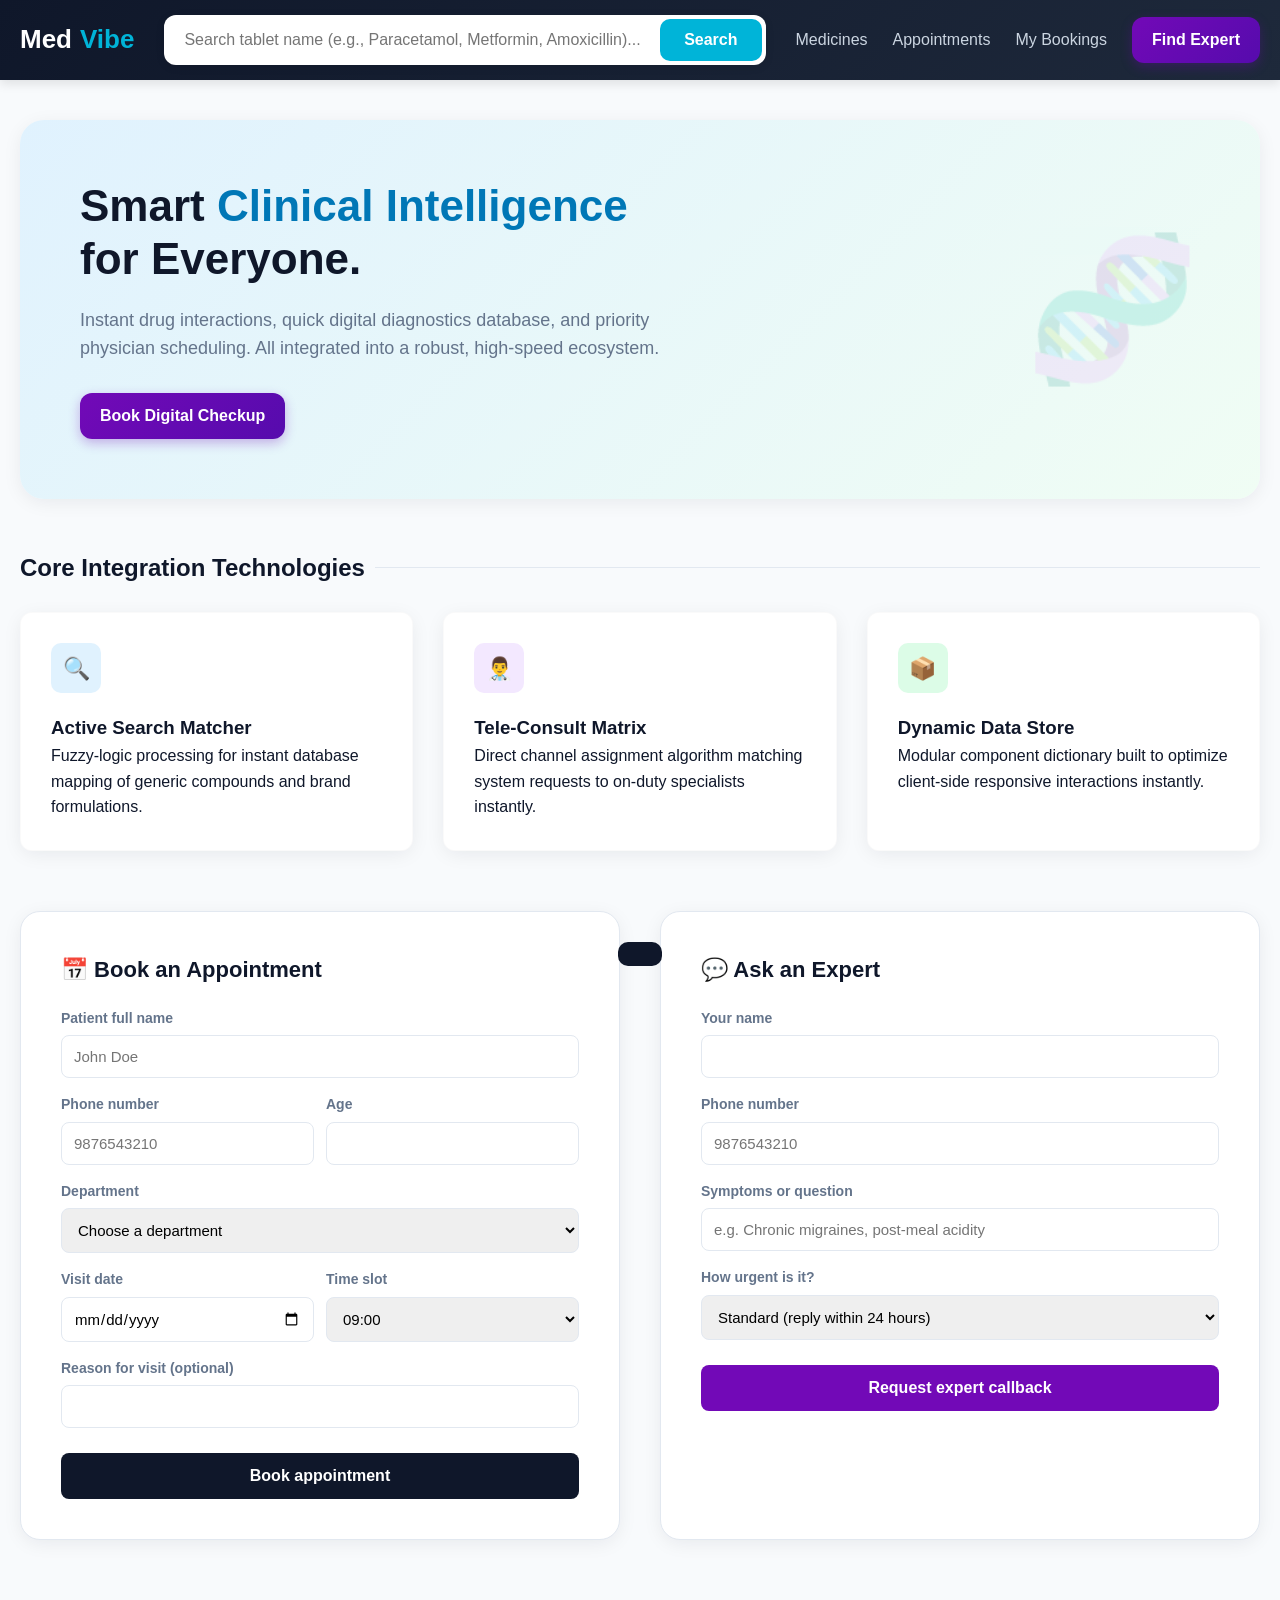
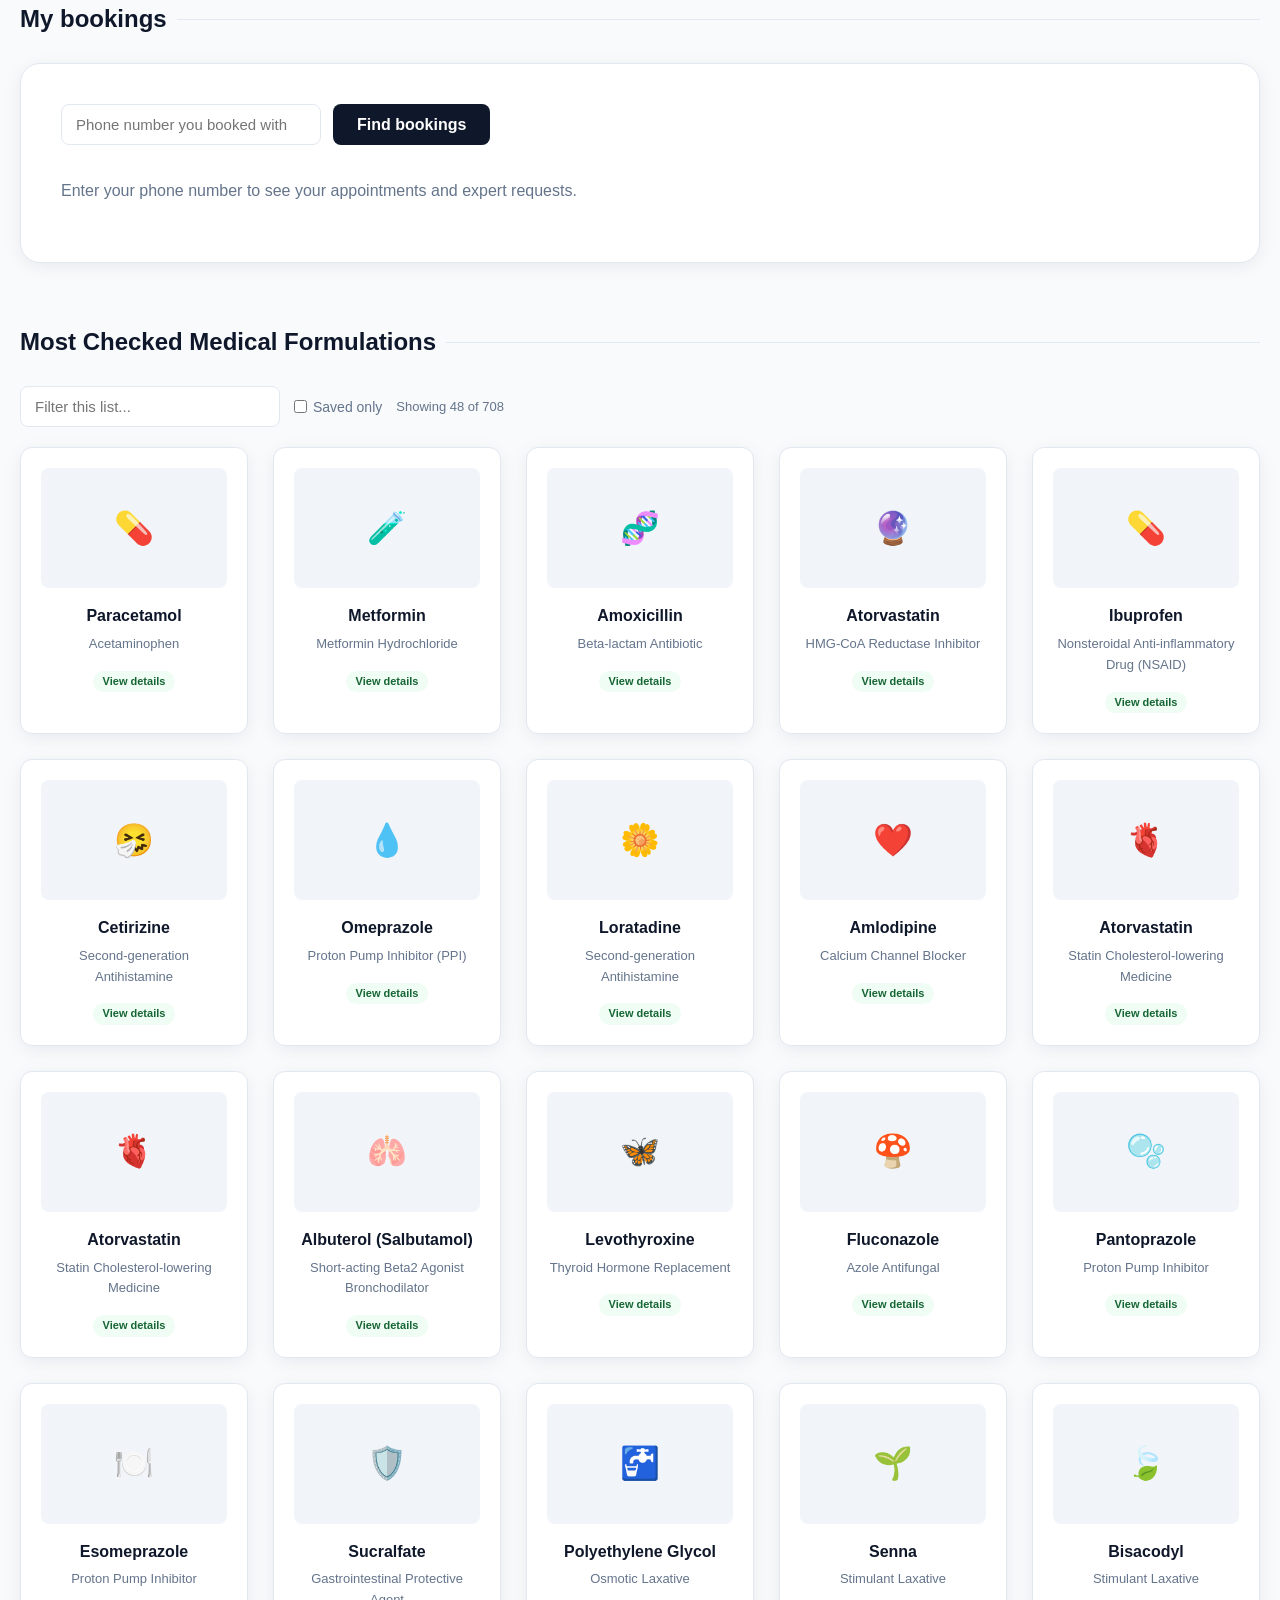
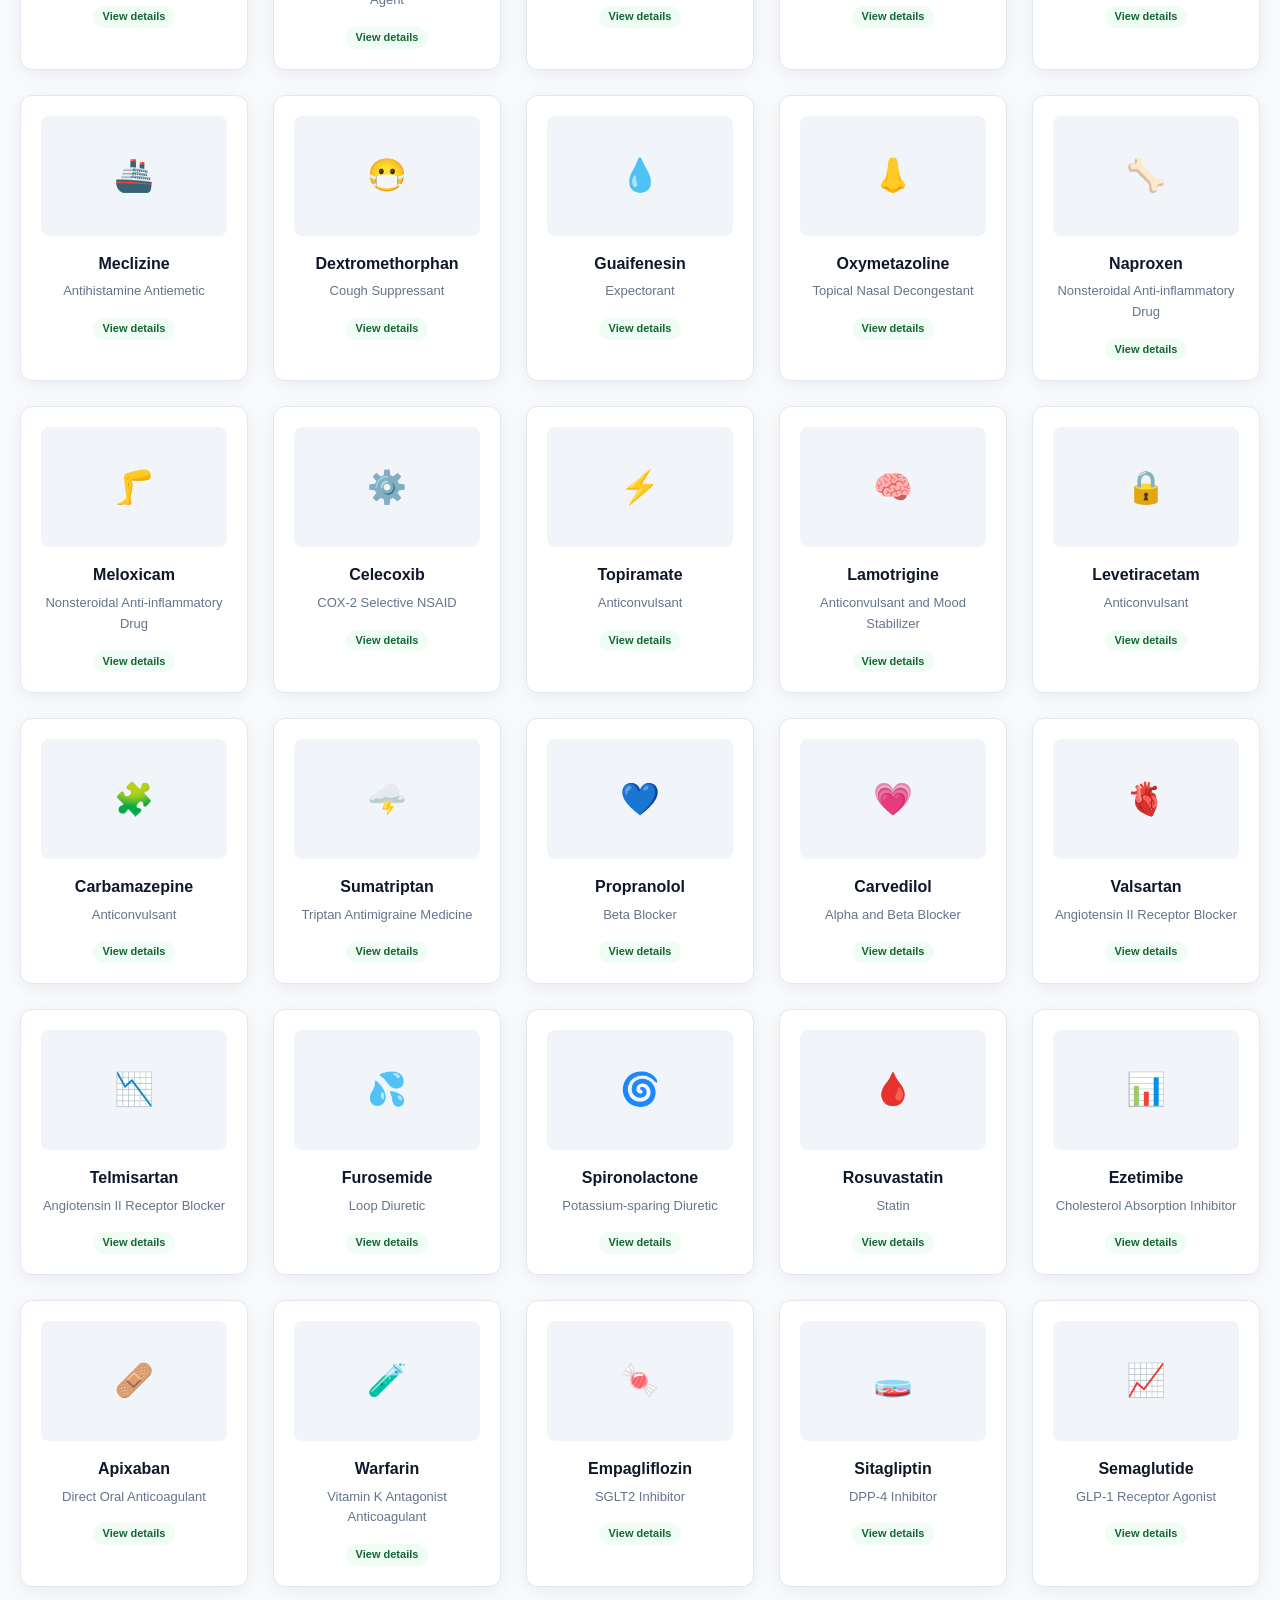
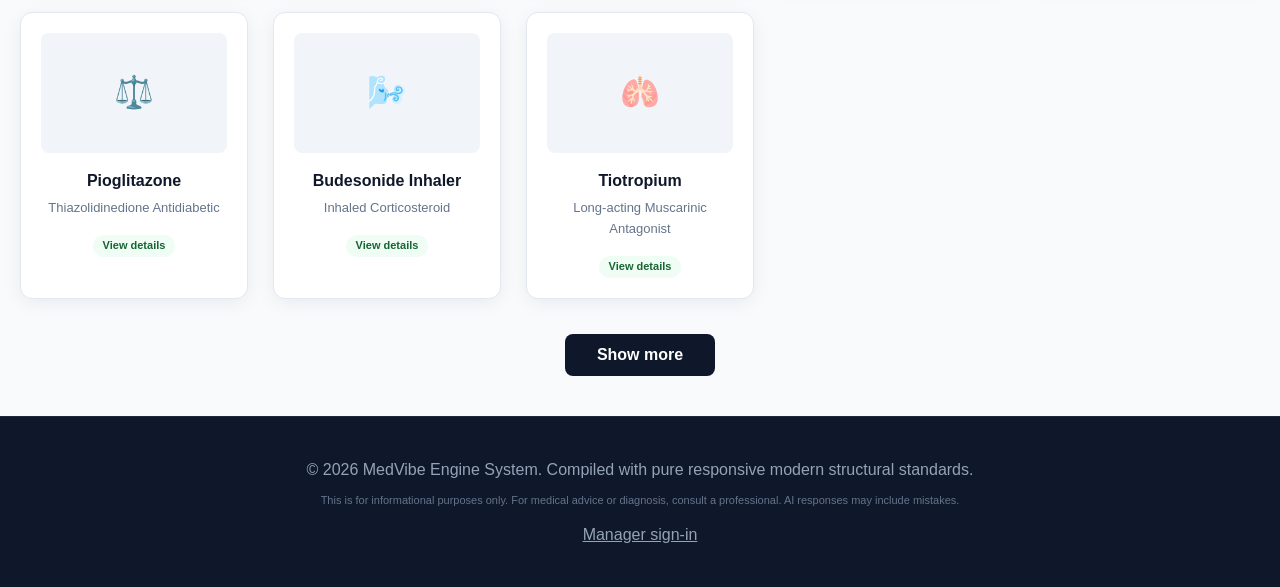
<file: MedVibe_ Medicine Knowledge System.html>
<!DOCTYPE html>
<html lang="en">
<head>
    <meta charset="UTF-8">
    <meta name="viewport" content="width=device-width, initial-scale=1, viewport-fit=cover">
    <title>MedVibe | Universal Health & Medicine Hub</title>
    <style>
:root {
            --primary: #00b4d8;
            --primary-dark: #0077b6;
            --secondary: #7209b7;
            --accent: #4cc9f0;
            --dark: #0f172a;
            --light: #f8fafc;
            --gray: #64748b;
            --border: #e2e8f0;
            --shadow: 0 4px 20px -2px rgba(15, 23, 42, 0.08);
            --radius: 12px;
        }

        * {
            box-sizing: border-box;
            margin: 0;
            padding: 0;
            font-family: 'Segoe UI', Tahoma, Geneva, Verdana, sans-serif;
        }

        body {
            background-color: var(--light);
            color: var(--dark);
            line-height: 1.6;
        }

        /* E-Commerce Class Super Header */
        header {
            background: linear-gradient(135deg, var(--dark) 0%, #1e293b 100%);
            color: white;
            position: sticky;
            top: 0;
            z-index: 1000;
            box-shadow: 0 4px 10px rgba(0,0,0,0.1);
        }

        .nav-container {
            max-width: 1400px;
            margin: 0 auto;
            padding: 15px 20px;
            display: flex;
            align-items: center;
            justify-content: space-between;
            gap: 30px;
        }

        .logo {
            font-size: 26px;
            font-weight: 800;
            color: white;
            text-decoration: none;
            display: flex;
            align-items: center;
            gap: 8px;
        }

        .logo span {
            color: var(--primary);
        }

        /* Powerful E-com Style Search Engine */
        .search-wrapper {
            flex: 1;
            max-width: 700px;
            position: relative;
        }

        .search-bar-container {
            display: flex;
            background: white;
            border-radius: var(--radius);
            padding: 4px;
            box-shadow: 0 2px 8px rgba(0,0,0,0.1);
        }

        .search-bar-container input {
            flex: 1;
            border: none;
            padding: 12px 16px;
            font-size: 16px;
            outline: none;
            border-radius: var(--radius) 0 0 var(--radius);
            color: var(--dark);
        }

        .search-bar-container button {
            background: var(--primary);
            color: white;
            border: none;
            padding: 0 24px;
            font-size: 16px;
            font-weight: 600;
            border-radius: calc(var(--radius) - 2px);
            cursor: pointer;
            transition: background 0.2s;
        }

        .search-bar-container button:hover {
            background: var(--primary-dark);
        }

        /* Instant Dropdown Suggestions */
        .suggestions-box {
            position: absolute;
            top: 105%;
            left: 0;
            right: 0;
            background: white;
            border-radius: var(--radius);
            box-shadow: 0 10px 25px rgba(0,0,0,0.15);
            max-height: 350px;
            overflow-y: auto;
            display: none;
            z-index: 1010;
            border: 1px solid var(--border);
        }

        .suggestion-item {
            padding: 12px 20px;
            cursor: pointer;
            display: flex;
            justify-content: space-between;
            align-items: center;
            border-bottom: 1px solid #f1f5f9;
            color: var(--dark);
        }

        .suggestion-item:hover {
            background-color: #f0fdfa;
        }

        .suggestion-item .item-type {
            font-size: 12px;
            background: #e0f2fe;
            color: var(--primary-dark);
            padding: 2px 8px;
            border-radius: 20px;
            font-weight: 600;
        }

        .nav-links {
            display: flex;
            gap: 25px;
            align-items: center;
        }

        .nav-links a {
            color: #cbd5e1;
            text-decoration: none;
            font-weight: 500;
            transition: color 0.2s;
        }

        .nav-links a:hover, .nav-links a.active {
            color: var(--primary);
        }

        .btn-consult {
            background: linear-gradient(135deg, var(--secondary) 0%, #560bad 100%);
            color: white !important;
            padding: 10px 20px;
            border-radius: var(--radius);
            font-weight: 600 !important;
            box-shadow: 0 4px 12px rgba(114, 9, 183, 0.3);
        }

        /* Layout Grid Container */
        main {
            max-width: 1400px;
            margin: 40px auto;
            padding: 0 20px;
        }

        /* Dynamic Engine Display Screen */
        .engine-display-section {
            display: none;
            background: white;
            border-radius: 20px;
            padding: 30px;
            margin-bottom: 40px;
            box-shadow: var(--shadow);
            border-left: 6px solid var(--primary);
            animation: fadeIn 0.3s ease-out;
        }

        @keyframes fadeIn {
            from { opacity: 0; transform: translateY(10px); }
            to { opacity: 1; transform: translateY(0); }
        }

        .engine-header {
            display: flex;
            justify-content: space-between;
            align-items: flex-start;
            border-bottom: 1px solid var(--border);
            padding-bottom: 15px;
            margin-bottom: 20px;
        }

        .med-title {
            font-size: 28px;
            font-weight: 700;
            color: var(--dark);
        }

        .med-generic {
            color: var(--gray);
            font-style: italic;
            font-size: 16px;
        }

        .close-display-btn {
            background: #f1f5f9;
            border: none;
            padding: 6px 12px;
            border-radius: 8px;
            cursor: pointer;
            font-weight: 600;
            color: var(--gray);
        }

        .close-display-btn:hover {
            background: #e2e8f0;
            color: var(--dark);
        }

        .med-details-grid {
            display: grid;
            grid-template-columns: repeat(auto-fit, minmax(300px, 1fr));
            gap: 25px;
        }

        .detail-card {
            background: #f8fafc;
            padding: 20px;
            border-radius: var(--radius);
            border: 1px solid var(--border);
        }

        .detail-card h4 {
            color: var(--primary-dark);
            margin-bottom: 10px;
            font-size: 16px;
            text-transform: uppercase;
            letter-spacing: 0.5px;
        }

        .warning-box {
            background: #fff1f2;
            border-left: 4px solid #f43f5e;
            color: #9f1239;
        }

        /* Showcase Slider Banner */
        .hero-banner {
            background: linear-gradient(135deg, #e0f2fe 0%, #f0fdf4 100%);
            border-radius: 24px;
            padding: 60px;
            display: flex;
            justify-content: space-between;
            align-items: center;
            margin-bottom: 50px;
            box-shadow: var(--shadow);
            position: relative;
            overflow: hidden;
        }

        .hero-content {
            max-width: 600px;
            position: relative;
            z-index: 2;
        }

        .hero-content h1 {
            font-size: 44px;
            font-weight: 800;
            color: var(--dark);
            line-height: 1.2;
            margin-bottom: 20px;
        }

        .hero-content h1 span {
            color: var(--primary-dark);
        }

        .hero-content p {
            font-size: 18px;
            color: var(--gray);
            margin-bottom: 30px;
        }

        /* Features Section */
        .section-title {
            font-size: 24px;
            font-weight: 700;
            margin-bottom: 25px;
            display: flex;
            align-items: center;
            gap: 10px;
        }

        .section-title::after {
            content: '';
            flex: 1;
            height: 1px;
            background: var(--border);
        }

        .features-grid {
            display: grid;
            grid-template-columns: repeat(auto-fit, minmax(280px, 1fr));
            gap: 30px;
            margin-bottom: 60px;
        }

        .feature-item-card {
            background: white;
            padding: 30px;
            border-radius: var(--radius);
            box-shadow: var(--shadow);
            border: 1px solid rgba(0,0,0,0.02);
            transition: transform 0.3s, box-shadow 0.3s;
        }

        .feature-item-card:hover {
            transform: translateY(-5px);
            box-shadow: 0 12px 30px rgba(0,0,0,0.1);
        }

        .icon-box {
            width: 50px;
            height: 50px;
            border-radius: 10px;
            display: flex;
            align-items: center;
            justify-content: center;
            margin-bottom: 20px;
            font-weight: bold;
            font-size: 22px;
        }

        .icon-blue { background: #e0f2fe; color: var(--primary-dark); }
        .icon-purple { background: #f3e8ff; color: var(--secondary); }
        .icon-green { background: #dcfce7; color: #166534; }

        /* Multi-Functional Panels (Appointment & Consultants) */
        .interactive-panel-grid {
            display: grid;
            grid-template-columns: 1fr 1fr;
            gap: 40px;
            margin-bottom: 60px;
        }

        @media (max-width: 968px) {
            .interactive-panel-grid { grid-template-columns: 1fr; }
        }

        .panel-card {
            background: white;
            border-radius: 20px;
            padding: 40px;
            box-shadow: var(--shadow);
            border: 1px solid var(--border);
        }

        .panel-card h3 {
            font-size: 22px;
            margin-bottom: 20px;
            color: var(--dark);
        }

        .form-group {
            margin-bottom: 15px;
        }

        .form-group label {
            display: block;
            margin-bottom: 6px;
            font-weight: 600;
            font-size: 14px;
            color: var(--gray);
        }

        .form-group input, .form-group select {
            width: 100%;
            padding: 12px;
            border: 1px solid var(--border);
            border-radius: 8px;
            font-size: 15px;
            outline: none;
            transition: border-color 0.2s;
        }

        .form-group input:focus, .form-group select:focus {
            border-color: var(--primary);
        }

        .submit-btn {
            width: 100%;
            background: var(--dark);
            color: white;
            border: none;
            padding: 14px;
            border-radius: 8px;
            font-size: 16px;
            font-weight: 600;
            cursor: pointer;
            margin-top: 10px;
            transition: background 0.2s;
        }

        .submit-btn:hover {
            background: #1e293b;
        }

        /* E-com Tablet Showroom Cards */
        .tablet-showroom {
            display: grid;
            grid-template-columns: repeat(auto-fill, minmax(220px, 1fr));
            gap: 25px;
        }

        .tablet-card {
            background: white;
            border-radius: var(--radius);
            padding: 20px;
            text-align: center;
            box-shadow: var(--shadow);
            border: 1px solid var(--border);
            cursor: pointer;
            transition: border-color 0.2s;
        }

        .tablet-card:hover {
            border-color: var(--primary);
        }

        .tablet-img-placeholder {
            height: 120px;
            background: #f1f5f9;
            border-radius: 8px;
            margin-bottom: 15px;
            display: flex;
            align-items: center;
            justify-content: center;
            font-size: 32px;
        }

        .tablet-card h4 {
            font-size: 16px;
            margin-bottom: 5px;
        }

        .tablet-card p {
            font-size: 13px;
            color: var(--gray);
            margin-bottom: 12px;
        }

        .tag-pill {
            display: inline-block;
            font-size: 11px;
            background: #f0fdf4;
            color: #166534;
            padding: 2px 10px;
            border-radius: 20px;
            font-weight: 600;
        }

        /* Footer */
        footer {
            background: #0f172a;
            color: #94a3b8;
            padding: 40px 20px;
            text-align: center;
            border-top: 1px solid #1e293b;
            margin-top: 8px;
        }
/* ---- Added: forms, storage UI, manager dashboard ---- */
.row2 { display: grid; grid-template-columns: 1fr 1fr; gap: 12px; }
.hint { font-size: 13px; color: var(--gray); }
.err { color: #be123c; font-size: 14px; margin-top: 8px; }
.empty { color: var(--gray); padding: 18px 0; }
.toolbar { display: flex; flex-wrap: wrap; gap: 14px; align-items: center; margin-bottom: 20px; }
.toolbar input[type=text], .lookup input { padding: 11px 14px; border: 1px solid var(--border); border-radius: 8px; font-size: 15px; min-width: 260px; outline: none; }
.chk { display: flex; align-items: center; gap: 6px; font-size: 14px; color: var(--gray); }
.lookup { display: flex; gap: 12px; flex-wrap: wrap; margin-bottom: 15px; }
.booking { display: flex; justify-content: space-between; gap: 16px; padding: 14px 0; border-top: 1px solid var(--border); }
.booking-side { display: flex; flex-direction: column; align-items: flex-end; gap: 8px; }
.mgr-note { margin-top: 6px; font-size: 14px; background: #f0fdf4; color: #166534; padding: 6px 10px; border-radius: 8px; }
.badge { font-size: 12px; font-weight: 600; padding: 3px 10px; border-radius: 20px; background: #e2e8f0; color: var(--dark); white-space: nowrap; }
.b-pending, .b-queued, .b-low { background: #fef9c3; color: #854d0e; }
.b-confirmed, .b-in-progress { background: #e0f2fe; color: var(--primary-dark); }
.b-completed, .b-resolved { background: #dcfce7; color: #166534; }
.b-cancelled { background: #f1f5f9; color: var(--gray); }
.b-high { background: #ffe4e6; color: #9f1239; }
.btn-small { border: 1px solid var(--border); background: white; padding: 6px 12px; border-radius: 8px; cursor: pointer; font-size: 13px; font-weight: 600; color: var(--dark); }
.btn-small:hover { background: #f1f5f9; }
.btn-small.danger { color: #be123c; }
.modal-bg { display: none; position: fixed; inset: 0; background: rgba(15,23,42,.55); z-index: 2000; align-items: center; justify-content: center; padding: 20px; }
.modal-box { background: white; border-radius: 20px; padding: 32px; max-width: 460px; width: 100%; }
.modal-box h3 { margin-bottom: 10px; }
.ref { display: inline-block; font-size: 22px; font-weight: 800; letter-spacing: 1px; color: var(--primary-dark); background: #e0f2fe; padding: 6px 14px; border-radius: 8px; margin: 10px 0; }
.toast { position: fixed; bottom: 24px; left: 50%; transform: translate(-50%, 90px); background: var(--dark); color: white; padding: 12px 22px; border-radius: 10px; z-index: 3000; transition: transform .25s; }
.toast.show { transform: translate(-50%, 0); }
.toast.bad { background: #be123c; }
.tabs { display: flex; gap: 8px; margin-bottom: 25px; flex-wrap: wrap; }
.tabs button { border: 1px solid var(--border); background: white; padding: 10px 20px; border-radius: 10px; font-weight: 600; cursor: pointer; color: var(--gray); }
.tabs button.on { background: var(--dark); color: white; border-color: var(--dark); }
.stat-grid { display: grid; grid-template-columns: repeat(auto-fit, minmax(170px, 1fr)); gap: 16px; margin-bottom: 30px; }
.stat { background: white; border: 1px solid var(--border); border-radius: var(--radius); padding: 18px; }
.stat b { display: block; font-size: 30px; }
.stat span { font-size: 13px; color: var(--gray); }
.two-col { display: grid; grid-template-columns: 1fr 1fr; gap: 25px; margin-bottom: 25px; }
@media (max-width: 800px) { .two-col, .row2 { grid-template-columns: 1fr; } }
.bar-row { display: grid; grid-template-columns: 140px 1fr 30px; gap: 10px; align-items: center; font-size: 14px; margin-bottom: 8px; }
.bar { background: #f1f5f9; border-radius: 6px; height: 10px; }
.bar i { display: block; height: 100%; background: var(--primary); border-radius: 6px; }
.feed div { padding: 7px 0; border-bottom: 1px solid #f1f5f9; font-size: 14px; }
.table-wrap { overflow-x: auto; background: white; border: 1px solid var(--border); border-radius: var(--radius); }
table { width: 100%; border-collapse: collapse; font-size: 14px; }
th, td { text-align: left; padding: 12px 14px; border-bottom: 1px solid var(--border); vertical-align: top; }
th { background: #f8fafc; color: var(--gray); font-size: 13px; }
td select, td input.note { padding: 6px 8px; border: 1px solid var(--border); border-radius: 6px; font-size: 13px; display: block; margin-bottom: 6px; width: 100%; min-width: 130px; }
.st-actions { display: flex; gap: 12px; flex-wrap: wrap; margin-top: 10px; }

html{scroll-padding-top:env(safe-area-inset-top,0px)}
:root{box-sizing:border-box;padding-top:env(safe-area-inset-top,0px);padding-bottom:env(safe-area-inset-bottom,0px)}
header{top:env(safe-area-inset-top,0px)}
</style>
    <script>
const DB = {
  get(k, d = []) { try { const v = JSON.parse(localStorage.getItem('mv_' + k)); return v ?? d; } catch (e) { return d; } },
  set(k, v) { try { localStorage.setItem('mv_' + k, JSON.stringify(v)); return true; } catch (e) { return false; } },
  id(p) { return p + '-' + Date.now().toString(36).slice(-4).toUpperCase() + Math.random().toString(36).slice(2, 4).toUpperCase(); },
  log(type, detail = '') { const e = this.get('events'); e.push({ t: Date.now(), type, detail }); this.set('events', e.slice(-2000)); }
};
const esc = s => String(s ?? '').replace(/[&<>"']/g, c => ({ '&': '&amp;', '<': '&lt;', '>': '&gt;', '"': '&quot;', "'": '&#39;' }[c]));
const DEPTS = { gen: 'General Medicine', cardio: 'Cardiology', neuro: 'Neurology', ped: 'Pediatrics', ortho: 'Orthopedics', derm: 'Dermatology', ent: 'ENT', gyn: 'Gynecology', psy: 'Psychiatry' };

</script>
</head>
<body>

    <!-- Header Engine -->
    <header>
        <div class="nav-container">
            <a href="#" class="logo">Med<span>Vibe</span></a>
            
            <div class="search-wrapper">
                <div class="search-bar-container">
                    <input type="text" id="mainSearchInput" placeholder="Search tablet name (e.g., Paracetamol, Metformin, Amoxicillin)..." autocomplete="off">
                    <button type="button" id="searchBtn">Search</button>
                </div>
                <div class="suggestions-box" id="suggestionsBox"></div>
            </div>

            <nav class="nav-links">
                <a href="#tablets">Medicines</a>
                <a href="#appointments">Appointments</a>
                <a href="#mybookings">My Bookings</a>
                <a href="#consultant" class="btn-consult">Find Expert</a>
            </nav>
        </div>
    </header>

    <main id="patientView">
        <!-- Dynamic Result Dashboard Layer -->
        <section class="engine-display-section" id="engineDisplaySection">
            <div class="engine-header">
                <div>
                    <h2 class="med-title" id="displayMedName">Medicine Name</h2>
                    <p class="med-generic" id="displayMedGeneric">Generic Component</p>
                </div>
                <div style="display:flex;gap:8px"><button class="close-display-btn" id="saveMedBtn">☆ Save</button><button class="close-display-btn" id="closeDisplayBtn">✕ Close</button></div>
            </div>
            <div class="med-details-grid">
                <div class="detail-card">
                    <h4>Primary Uses & Benefits</h4>
                    <p id="displayMedUses">Uses details go here.</p>
                </div>
                <div class="detail-card">
                    <h4>Standard Dosage Guide</h4>
                    <p id="displayMedDosage">Dosage insights go here.</p>
                </div>
                <div class="detail-card detail-card-wide warning-box">
                    <h4>Critical Contraindications / Side Effects</h4>
                    <p id="displayMedSideEffects">Warnings go here.</p>
                </div>
            </div>
        </section>

        <!-- Premium Hero Slide Showcase -->
        <section class="hero-banner">
            <div class="hero-content">
                <h1>Smart <span>Clinical Intelligence</span> for Everyone.</h1>
                <p>Instant drug interactions, quick digital diagnostics database, and priority physician scheduling. All integrated into a robust, high-speed ecosystem.</p>
                <a href="#appointments" class="btn-consult" style="text-decoration:none; display:inline-block;">Book Digital Checkup</a>
            </div>
            <div style="font-size: 140px; opacity: 0.15; user-select: none; font-weight: 900; color: var(--dark)">🧬</div>
        </section>

        <!-- Technology Pillars -->
        <h3 class="section-title">Core Integration Technologies</h3>
        <section class="features-grid">
            <div class="feature-item-card">
                <div class="icon-box icon-blue">🔍</div>
                <h3>Active Search Matcher</h3>
                <p>Fuzzy-logic processing for instant database mapping of generic compounds and brand formulations.</p>
            </div>
            <div class="feature-item-card">
                <div class="icon-box icon-purple">👨‍⚕️</div>
                <h3>Tele-Consult Matrix</h3>
                <p>Direct channel assignment algorithm matching system requests to on-duty specialists instantly.</p>
            </div>
            <div class="feature-item-card">
                <div class="icon-box icon-green">📦</div>
                <h3>Dynamic Data Store</h3>
                <p>Modular component dictionary built to optimize client-side responsive interactions instantly.</p>
            </div>
        </section>

        <!-- Core Functional Panels -->
        <section class="interactive-panel-grid">
            <div class="panel-card" id="appointments">
                <h3>📅 Book an Appointment</h3>
                <form id="appointmentForm">
                    <div class="form-group"><label for="apName">Patient full name</label><input id="apName" required maxlength="60" placeholder="John Doe"></div>
                    <div class="row2">
                        <div class="form-group"><label for="apPhone">Phone number</label><input id="apPhone" type="tel" required maxlength="18" placeholder="9876543210"></div>
                        <div class="form-group"><label for="apAge">Age</label><input id="apAge" type="number" min="0" max="120" required></div>
                    </div>
                    <div class="form-group"><label for="apDept">Department</label>
                        <select id="apDept" required><option value="">Choose a department</option>
                        <option value="gen">General Medicine</option><option value="cardio">Cardiology</option><option value="neuro">Neurology</option><option value="ped">Pediatrics</option><option value="ortho">Orthopedics</option><option value="derm">Dermatology</option><option value="ent">ENT</option><option value="gyn">Gynecology</option><option value="psy">Psychiatry</option></select></div>
                    <div class="row2">
                        <div class="form-group"><label for="apDate">Visit date</label><input id="apDate" type="date" required></div>
                        <div class="form-group"><label for="apTime">Time slot</label>
                            <select id="apTime" required><option>09:00</option><option>10:00</option><option>11:00</option><option>12:00</option><option>14:00</option><option>15:00</option><option>16:00</option><option>17:00</option></select></div>
                    </div>
                    <div class="form-group"><label for="apNotes">Reason for visit (optional)</label><input id="apNotes" maxlength="200"></div>
                    <button type="submit" class="submit-btn">Book appointment</button>
                </form>
            </div>
            <div class="panel-card" id="consultant">
                <h3>💬 Ask an Expert</h3>
                <form id="consultantForm">
                    <div class="form-group"><label for="coName">Your name</label><input id="coName" required maxlength="60"></div>
                    <div class="form-group"><label for="coPhone">Phone number</label><input id="coPhone" type="tel" required maxlength="18" placeholder="9876543210"></div>
                    <div class="form-group"><label for="coSymptoms">Symptoms or question</label><input id="coSymptoms" required maxlength="300" placeholder="e.g. Chronic migraines, post-meal acidity"></div>
                    <div class="form-group"><label for="coUrgency">How urgent is it?</label>
                        <select id="coUrgency"><option value="low">Standard (reply within 24 hours)</option><option value="high">Urgent (callback within 1 hour)</option></select></div>
                    <button type="submit" class="submit-btn" style="background: var(--secondary);">Request expert callback</button>
                </form>
            </div>
        </section>

        <h3 class="section-title" id="mybookings">My bookings</h3>
        <section class="panel-card" style="margin-bottom:60px">
            <div class="lookup"><input id="lookupPhone" type="tel" placeholder="Phone number you booked with" aria-label="Phone number"><button class="submit-btn" id="lookupBtn" style="width:auto;margin:0;padding:0 24px">Find bookings</button></div>
            <div id="myBookings"></div>
        </section>


        <!-- E-com Showcase Store Front -->
        <h3 class="section-title" id="tablets">Most Checked Medical Formulations</h3>
        <div class="toolbar"><input type="text" id="filterInput" placeholder="Filter this list..." aria-label="Filter medicines"><label class="chk"><input type="checkbox" id="savedOnly"> Saved only</label><span id="showCount" class="hint"></span></div>
        <section class="tablet-showroom" id="tabletShowroom"></section>
        <div style="text-align:center;margin-top:25px"><button class="submit-btn" id="loadMore" style="width:auto;padding:12px 32px">Show more</button></div>
    </main>
<main id="managerView" style="display:none"><div style="text-align:right"><a href="#" id="logoutBtn" style="display:none;color:var(--primary-dark);font-weight:600">Log out</a></div>
<section id="login" class="panel-card" style="max-width:420px;margin:60px auto">
    <h3>🔒 Manager sign-in</h3>
    <form id="loginForm">
        <div class="form-group"><label for="pass">Passcode</label><input type="password" id="pass" required></div>
        <button class="submit-btn">Sign in</button>
        <p class="err" id="loginErr"></p>
    </form>
    <p class="hint" style="margin-top:12px">First time here? The passcode you enter now (4+ characters) becomes the manager passcode in this browser.</p>
</section>

<section id="app" style="display:none">
    <div class="tabs" id="tabs">
        <button data-tab="overview" class="on">Overview</button>
        <button data-tab="appts">Appointments</button>
        <button data-tab="consults">Expert requests</button>
        <button data-tab="settings">Settings</button>
    </div>

    <div id="tab-overview">
        <div class="stat-grid" id="stats"></div>
        <div class="two-col">
            <div class="panel-card"><h3>Most viewed medicines</h3><div id="topViews"></div></div>
            <div class="panel-card"><h3>Searches with no result</h3><p class="hint" style="margin-bottom:12px">Medicines patients looked for that are missing from the database.</p><div id="topMiss"></div></div>
        </div>
        <div class="panel-card"><h3>Recent activity</h3><div class="feed" id="feed"></div></div>
    </div>

    <div id="tab-appts" style="display:none">
        <div class="toolbar"><label class="chk">Status <select id="apFilter"><option value="">All</option></select></label></div>
        <div class="table-wrap"><table><thead><tr><th>Ref</th><th>Patient</th><th>Department</th><th>Visit</th><th>Reason</th><th>Status and note</th><th></th></tr></thead><tbody id="apBody"></tbody></table></div>
    </div>

    <div id="tab-consults" style="display:none">
        <div class="table-wrap"><table><thead><tr><th>Ref</th><th>Patient</th><th>Symptoms</th><th>Urgency</th><th>Status and note</th><th></th></tr></thead><tbody id="coBody"></tbody></table></div>
    </div>

    <div id="tab-settings" style="display:none">
        <div class="two-col">
            <div class="panel-card"><h3>Change passcode</h3>
                <form id="passForm"><div class="form-group"><label for="newPass">New passcode (4+ characters)</label><input id="newPass" type="password" minlength="4" required></div><button class="submit-btn">Save passcode</button></form>
            </div>
            <div class="panel-card"><h3>Data</h3>
                <div class="st-actions">
                    <button class="btn-small" id="expJson">Export all (JSON)</button>
                    <button class="btn-small" id="expCsv">Export appointments (CSV)</button>
                    <button class="btn-small danger" id="clrLog">Clear activity log</button>
                    <button class="btn-small danger" id="clrAll">Delete all data</button>
                </div>
                <p class="hint" style="margin-top:14px">Data is stored in this browser. Patients and the manager must use the same browser and site address to share it.</p>
            </div>
        </div>
    </div>
</section>
</main>

    <div class="modal-bg" id="modal"><div class="modal-box" id="modalBody"></div></div>
    <div class="toast" id="toast" role="status"></div>
    <footer>
        <p>&copy; 2026 MedVibe Engine System. Compiled with pure responsive modern structural standards.</p>
        <p style="font-size: 11px; margin-top: 10px; color: #64748b;">This is for informational purposes only. For medical advice or diagnosis, consult a professional. AI responses may include mistakes.</p>
        <p style="margin-top:12px"><a href="#manager" style="color:#94a3b8">Manager sign-in</a></p>
    </footer>

    <!-- Interactive Logic Script Data Layer -->
    <script>
        const medicineDatabase = [
            {
                name: "Paracetamol",
                generic: "Acetaminophen",
                uses: "Effective analgesic and antipyretic. Used globally to manage mild-to-moderate physical pain conditions and quickly bring down elevated body temperatures.",
                dosage: "Adults: 500mg to 1000mg every 4 to 6 hours as required. Never surpass 4000mg maximum within a standard 24-hour cycle.",
                sideEffects: "Highly safe if regulated properly. Extreme overdosage induces severe irreversible liver damage or hepatic failure.",
                emoji: "💊"
            },
            {
                name: "Metformin",
                generic: "Metformin Hydrochloride",
                uses: "First-line primary oral treatment agent explicitly engineered for controlling blood glucose metrics in Type 2 Diabetes Mellitus patient categories.",
                dosage: "Commonly initiated at 500mg or 800mg daily, titrated up gradually based on clinical endocrinologist directive with meals.",
                sideEffects: "Gastrointestinal discomfort, nausea, mild cramping. Rare extreme condition: Lactic Acidosis risk under specific states.",
                emoji: "🧪"
            },
            {
                name: "Amoxicillin",
                generic: "Beta-lactam Antibiotic",
                uses: "Broad-spectrum antibacterial formulation target-designed to counter bacterial ear infections, severe throat strep, skin lesions, and urinary tracts.",
                dosage: "250mg to 500mg administered three times per full day, or alternative high strength 875mg twice a day sequence parameters.",
                sideEffects: "Hypersensitivity skin rashes, stomach upset, diarrhea. Absolutely counter-effective against viral strains like common flu variants.",
                emoji: "🧬"
            },
            {
                name: "Atorvastatin",
                generic: "HMG-CoA Reductase Inhibitor",
                uses: "Premium lipid-lowering prescription agent deployed to reduce low-density lipoprotein (LDL) cholesterol and counter cardiovascular stroke risks.",
                dosage: "10mg up to 80mg taken orally once daily, completely independent of scheduled daily meal intake patterns.",
                sideEffects: "Unexplained muscular aches (myalgia), transient elevations in hepatic enzyme levels, mild digestive changes.",
                emoji: "🔮"
            },
            {
                name: "Ibuprofen",
                generic: "Nonsteroidal Anti-inflammatory Drug (NSAID)",
                uses: "Reduces pain, inflammation, and fever; often used for muscle pain, dental pain, menstrual cramps, and arthritis symptoms.",
                dosage: "OTC adult dosing is commonly 200mg to 400mg every 4 to 6 hours as needed; use the lowest effective dose and follow the product label.",
                sideEffects: "Stomach upset, heartburn, nausea, and dizziness. It can cause stomach bleeding, kidney problems, or cardiovascular risks in some people; avoid if advised for ulcers, kidney disease, or certain heart conditions.",
                emoji: "💊"
            },
            {
                name: "Cetirizine",
                generic: "Second-generation Antihistamine",
                uses: "Relieves allergy symptoms such as sneezing, runny nose, itchy or watery eyes, and hives.",
                dosage: "Adults and children aged 6 years and older commonly take 10mg once daily; lower doses may be appropriate for some people.",
                sideEffects: "Drowsiness, dry mouth, fatigue, and headache. Avoid alcohol and use caution while driving until its effects are known.",
                emoji: "🤧"
            },
            {
                name: "Omeprazole",
                generic: "Proton Pump Inhibitor (PPI)",
                uses: "Suppresses gastric acid secretions. Ideal for managing Gastroesophageal Reflux Disease (GERD), persistent heartburn, and healing peptic ulcers.",
                dosage: "20mg to 40mg swallowed whole early in the morning explicitly 30-60 minutes right before taking initial daily meals.",
                sideEffects: "Headaches, transient flatulence, long-term absorption reduction risks regarding crucial Vitamin B12 and Magnesium compounds.",
                emoji: "💧"
            },
            {
                name: "Loratadine",
                generic: "Second-generation Antihistamine",
                uses: "Relieves seasonal allergy symptoms, including sneezing, runny nose, itchy eyes, and throat or nose itching.",
                dosage: "Adults and children 6 years and older: 10mg once daily. Do not exceed one 10mg tablet in 24 hours unless directed by a clinician.",
                sideEffects: "Headache, dry mouth, tiredness, or occasional drowsiness. Ask a clinician before use with liver or kidney disease.",
                emoji: "🌼"
            },
           {
                name: "Amlodipine",
                generic: "Calcium Channel Blocker",
                uses: "Prescription medicine used to lower blood pressure and help manage certain types of chest pain.",
                dosage: "Usually taken once daily; the strength and dose adjustment must be determined by the prescribing clinician.",
                sideEffects: "Ankle or leg swelling, fatigue, flushing, dizziness, nausea, and sleepiness. Contact a clinician if chest pain worsens after starting or increasing the dose.",
                emoji: "❤️"
          },
            {
                name: "Atorvastatin",
                generic: "Statin Cholesterol-lowering Medicine",
                uses: "Lowers LDL cholesterol and triglycerides and helps reduce cardiovascular risk in appropriate patients.",
                dosage: "Usually taken once daily; the prescribed strength depends on cholesterol goals, other medicines, and medical history.",
                sideEffects: "Muscle aches, diarrhea, nausea, and possible liver-enzyme changes. Seek medical advice promptly for unexplained severe muscle pain, weakness, or dark urine.",
                 emoji: "🫀"
           },
           {
                name: "Atorvastatin",
                generic: "Statin Cholesterol-lowering Medicine",
                uses: "Lowers LDL cholesterol and triglycerides and helps reduce cardiovascular risk in appropriate patients.",
                dosage: "Usually taken once daily; the prescribed strength depends on cholesterol goals, other medicines, and medical history.",
                sideEffects: "Muscle aches, diarrhea, nausea, and possible liver-enzyme changes. Seek medical advice promptly for unexplained severe muscle pain, weakness, or dark urine.",
                 emoji: "🫀"
           },
           {
                name: "Albuterol (Salbutamol)",
                generic: "Short-acting Beta2 Agonist Bronchodilator",
                uses: "Quick-relief inhaler for wheezing, chest tightness, and shortness of breath from asthma or other reversible airway narrowing.",
                dosage: "Use exactly as prescribed in the inhaler action plan. Frequent need for a rescue inhaler can indicate poorly controlled asthma and needs clinical review.",
                sideEffects: "Shakiness, nervousness, headache, fast heartbeat, and throat irritation. Seek urgent care if breathing worsens or the inhaler does not provide relief.",
                emoji: "🫁"
            },
            {
                name: "Levothyroxine",
                generic: "Thyroid Hormone Replacement",
                uses: "Prescription treatment for hypothyroidism, replacing thyroid hormone when the body does not make enough.",
                dosage: "Taken once daily, typically on an empty stomach; dosing is individualized using thyroid blood tests and should not be changed without a clinician.",
                sideEffects: "Too high a dose may cause palpitations, sweating, tremor, anxiety, insomnia, or weight loss.",
                emoji: "🦋"
           },
          {
                name: "Fluconazole",
                generic: "Azole Antifungal",
                uses: "Prescription antifungal used for selected yeast and fungal infections, depending on diagnosis and site of infection.",
                dosage: "Regimens vary substantially by infection type, severity, kidney function, and other medicines; use only the prescribed course.",
                sideEffects: "Nausea, stomach discomfort, diarrhea, headache, and rash. It can interact with many medicines and may rarely affect the liver.",
                emoji: "🍄"
          },
          {
                name: "Pantoprazole",
                generic: "Proton Pump Inhibitor",
                uses: "Reduces stomach acid for reflux and selected ulcer conditions.",
                dosage: "Use the prescribed strength and timing, often before a meal.",
                sideEffects: "Headache, diarrhea, nausea, and abdominal discomfort.",
                emoji: "🫧"
          },
          {
                name: "Esomeprazole",
                generic: "Proton Pump Inhibitor",
                uses: "Treats acid reflux, heartburn, and selected acid-related conditions.",
                dosage: "Take as directed, usually before food.",
                sideEffects: "Headache, nausea, stomach pain, and diarrhea.",
                emoji: "🍽️"
          },
          {
                name: "Sucralfate",
                generic: "Gastrointestinal Protective Agent",
                uses: "Helps protect the stomach lining in some ulcer conditions.",
                dosage: "Use as prescribed; timing around meals and other medicines matters.",
                sideEffects: "Constipation, dry mouth, nausea, and stomach upset.",
                emoji: "🛡️"
          },
          {
                name: "Polyethylene Glycol",
                generic: "Osmotic Laxative",
               uses: "Relieves occasional constipation.",
    dosage: "Mix and take according to the package label or prescription.",
    sideEffects: "Bloating, gas, nausea, and loose stools.",
    emoji: "🚰"
  },
  {
    name: "Senna",
    generic: "Stimulant Laxative",
    uses: "Provides short-term relief from constipation.",
    dosage: "Follow the product label; avoid prolonged unsupervised use.",
    sideEffects: "Cramps, diarrhea, nausea, and urine discoloration.",
    emoji: "🌱"
  },
  {
    name: "Bisacodyl",
    generic: "Stimulant Laxative",
    uses: "Relieves occasional constipation.",
    dosage: "Use only as directed for short-term relief.",
    sideEffects: "Abdominal cramps, diarrhea, nausea, and dehydration.",
    emoji: "🍃"
  },
  {
    name: "Meclizine",
    generic: "Antihistamine Antiemetic",
    uses: "Prevents and treats motion sickness and vertigo-related nausea.",
    dosage: "Use the labeled or prescribed dose before travel or as directed.",
    sideEffects: "Drowsiness, dry mouth, blurred vision, and dizziness.",
    emoji: "🚢"
  },
  {
    name: "Dextromethorphan",
    generic: "Cough Suppressant",
    uses: "Temporarily relieves dry, nonproductive cough.",
    dosage: "Follow the package label; avoid using more than directed.",
    sideEffects: "Drowsiness, dizziness, nausea, and misuse risk at high doses.",
    emoji: "😷"
  },
  {
    name: "Guaifenesin",
    generic: "Expectorant",
    uses: "Helps loosen mucus during chest congestion.",
    dosage: "Use as directed and drink adequate fluids unless advised otherwise.",
    sideEffects: "Nausea, vomiting, dizziness, and headache.",
    emoji: "💧"
  },
  {
    name: "Oxymetazoline",
    generic: "Topical Nasal Decongestant",
    uses: "Provides temporary relief of nasal congestion.",
    dosage: "Use only as labeled and generally no longer than three days.",
    sideEffects: "Nasal dryness, burning, sneezing, and rebound congestion.",
    emoji: "👃"
  },
  {
    name: "Naproxen",
    generic: "Nonsteroidal Anti-inflammatory Drug",
    uses: "Relieves pain, inflammation, menstrual cramps, and arthritis symptoms.",
    dosage: "Use the lowest effective dose for the shortest appropriate time.",
    sideEffects: "Heartburn, stomach bleeding, kidney problems, and dizziness.",
    emoji: "🦴"
  },
  {
    name: "Meloxicam",
    generic: "Nonsteroidal Anti-inflammatory Drug",
    uses: "Treats pain and inflammation from arthritis.",
    dosage: "Take only as prescribed; do not combine with other NSAIDs unless advised.",
    sideEffects: "Stomach upset, swelling, bleeding risk, and kidney effects.",
    emoji: "🦵"
  },
  {
    name: "Celecoxib",
    generic: "COX-2 Selective NSAID",
    uses: "Treats pain and inflammation from arthritis and some acute pain conditions.",
    dosage: "Prescription dose depends on the condition and patient risk factors.",
    sideEffects: "Indigestion, swelling, increased blood pressure, and cardiovascular risk.",
    emoji: "⚙️"
  },
  {
    name: "Topiramate",
    generic: "Anticonvulsant",
    uses: "Treats seizures and helps prevent migraine in selected patients.",
    dosage: "Usually started low and increased gradually by a clinician.",
    sideEffects: "Tingling, appetite changes, memory difficulty, and kidney stones.",
    emoji: "⚡"
  },
  {
    name: "Lamotrigine",
    generic: "Anticonvulsant and Mood Stabilizer",
    uses: "Treats certain seizure disorders and bipolar disorder.",
    dosage: "Must be increased gradually according to the prescribed schedule.",
    sideEffects: "Dizziness, headache, nausea, and potentially serious rash.",
    emoji: "🧠"
  },
  {
    name: "Levetiracetam",
    generic: "Anticonvulsant",
    uses: "Treats selected seizure disorders.",
    dosage: "Use the prescribed schedule; kidney function may affect dosing.",
    sideEffects: "Sleepiness, dizziness, weakness, and mood changes.",
    emoji: "🔒"
  },
  {
    name: "Carbamazepine",
    generic: "Anticonvulsant",
    uses: "Treats certain seizures and nerve-pain conditions.",
    dosage: "Prescription dose requires gradual adjustment and monitoring.",
    sideEffects: "Dizziness, drowsiness, nausea, low sodium, and serious rash.",
    emoji: "🧩"
  },
  {
    name: "Sumatriptan",
    generic: "Triptan Antimigraine Medicine",
    uses: "Treats migraine attacks after they begin.",
    dosage: "Use as prescribed at migraine onset; it does not prevent migraines.",
    sideEffects: "Tingling, dizziness, nausea, and chest or throat pressure.",
    emoji: "🌩️"
  },
  {
    name: "Propranolol",
    generic: "Beta Blocker",
    uses: "Treats selected heart conditions, tremor, migraine prevention, and anxiety symptoms.",
    dosage: "Take only as prescribed; do not stop suddenly without medical advice.",
    sideEffects: "Tiredness, slow heartbeat, dizziness, and cold hands or feet.",
    emoji: "💙"
  },
  {
    name: "Carvedilol",
    generic: "Alpha and Beta Blocker",
    uses: "Treats high blood pressure and selected heart conditions.",
    dosage: "Take as prescribed, commonly with food.",
    sideEffects: "Dizziness, tiredness, low blood pressure, and slow heart rate.",
    emoji: "💗"
  },
  {
    name: "Valsartan",
    generic: "Angiotensin II Receptor Blocker",
    uses: "Treats high blood pressure and selected heart conditions.",
    dosage: "Use the individualized prescription dose and monitoring plan.",
    sideEffects: "Dizziness, high potassium, and changes in kidney function.",
    emoji: "🫀"
  },
  {
    name: "Telmisartan",
    generic: "Angiotensin II Receptor Blocker",
    uses: "Treats high blood pressure.",
    dosage: "Usually taken once daily as prescribed.",
    sideEffects: "Dizziness, high potassium, and kidney-function changes.",
    emoji: "📉"
  },
  {
    name: "Furosemide",
    generic: "Loop Diuretic",
    uses: "Reduces fluid retention and may help manage blood pressure.",
    dosage: "Use only as prescribed; dose may require electrolyte monitoring.",
    sideEffects: "Frequent urination, dehydration, dizziness, and low potassium.",
    emoji: "💦"
  },
  {
    name: "Spironolactone",
    generic: "Potassium-sparing Diuretic",
    uses: "Treats fluid retention, selected heart conditions, and certain hormonal conditions.",
    dosage: "Prescription dose requires potassium and kidney monitoring.",
    sideEffects: "High potassium, dizziness, breast tenderness, and irregular periods.",
    emoji: "🌀"
  },
  {
    name: "Rosuvastatin",
    generic: "Statin",
    uses: "Lowers cholesterol and helps reduce cardiovascular risk.",
    dosage: "Usually taken once daily; strength is individualized.",
    sideEffects: "Muscle aches, nausea, headache, and possible liver-enzyme changes.",
    emoji: "🩸"
  },
  {
    name: "Ezetimibe",
    generic: "Cholesterol Absorption Inhibitor",
    uses: "Lowers LDL cholesterol, sometimes alongside a statin.",
    dosage: "Usually taken once daily as prescribed.",
    sideEffects: "Diarrhea, muscle pain, fatigue, and joint pain.",
    emoji: "📊"
  },
  {
    name: "Apixaban",
    generic: "Direct Oral Anticoagulant",
    uses: "Helps prevent and treat selected blood clots and stroke risk in atrial fibrillation.",
    dosage: "Take exactly as prescribed; do not stop without clinician guidance.",
    sideEffects: "Bruising, nosebleeds, bleeding gums, and serious bleeding.",
    emoji: "🩹"
  },
  {
    name: "Warfarin",
    generic: "Vitamin K Antagonist Anticoagulant",
    uses: "Prevents and treats selected blood clots.",
    dosage: "Dose is individualized using regular blood tests and interaction review.",
    sideEffects: "Bleeding, bruising, and skin discoloration.",
    emoji: "🧪"
  },
  {
    name: "Empagliflozin",
    generic: "SGLT2 Inhibitor",
    uses: "Helps manage type 2 diabetes and may benefit selected heart or kidney conditions.",
    dosage: "Usually taken once daily as prescribed.",
    sideEffects: "Genital yeast infections, increased urination, dehydration, and rare ketoacidosis.",
    emoji: "🍬"
  },
  {
    name: "Sitagliptin",
    generic: "DPP-4 Inhibitor",
    uses: "Helps lower blood glucose in type 2 diabetes.",
    dosage: "Take as prescribed; dose may need adjustment for kidney function.",
    sideEffects: "Headache, upper respiratory symptoms, and rare pancreatitis.",
    emoji: "🧫"
  },
  {
    name: "Semaglutide",
    generic: "GLP-1 Receptor Agonist",
    uses: "Treats type 2 diabetes; some formulations are also used for chronic weight management.",
    dosage: "Prescription dosing is gradually increased and differs by formulation.",
    sideEffects: "Nausea, vomiting, diarrhea, constipation, and abdominal pain.",
    emoji: "📈"
  },
  {
    name: "Pioglitazone",
    generic: "Thiazolidinedione Antidiabetic",
    uses: "Helps improve blood glucose control in type 2 diabetes.",
    dosage: "Take once daily or as prescribed.",
    sideEffects: "Weight gain, swelling, headache, and possible heart-failure worsening.",
    emoji: "⚖️"
  },
  {
    name: "Budesonide Inhaler",
    generic: "Inhaled Corticosteroid",
    uses: "Helps prevent asthma symptoms through regular use.",
    dosage: "Use daily as prescribed; rinse the mouth after inhalation.",
    sideEffects: "Hoarseness, throat irritation, cough, and oral thrush.",
    emoji: "🌬️"
  },
  {
    name: "Tiotropium",
    generic: "Long-acting Muscarinic Antagonist",
    uses: "Maintenance treatment for COPD and selected asthma patients.",
    dosage: "Use the inhaler exactly as prescribed; it is not for sudden breathing attacks.",
    sideEffects: "Dry mouth, constipation, sore throat, and urinary difficulty.",
    emoji: "🫁"
  },
  {
    name: "Ipratropium",
    generic: "Short-acting Muscarinic Antagonist",
    uses: "Helps relieve bronchospasm in COPD and selected breathing conditions.",
    dosage: "Use the inhaler or nebulizer as prescribed.",
    sideEffects: "Dry mouth, cough, headache, and blurred vision if it enters the eyes.",
    emoji: "🌫️"
  },
  {
    name: "Latanoprost",
    generic: "Prostaglandin Analog Eye Drop",
    uses: "Lowers eye pressure in glaucoma or ocular hypertension.",
    dosage: "Use the prescribed number of eye drops, often once nightly.",
    sideEffects: "Eye redness, eyelash growth, and gradual iris color darkening.",
    emoji: "👁️"
  },
  {
    name: "Timolol Eye Drops",
    generic: "Ophthalmic Beta Blocker",
    uses: "Lowers eye pressure in glaucoma.",
    dosage: "Apply only as prescribed and avoid touching the dropper tip.",
    sideEffects: "Eye irritation, slow heart rate, dizziness, and breathing difficulty in susceptible people.",
    emoji: "🔍"
  },
  {
    name: "Hydroxychloroquine",
    generic: "Disease-modifying Antirheumatic Drug",
    uses: "Treats selected autoimmune conditions such as lupus and rheumatoid arthritis.",
    dosage: "Use the prescribed regimen and keep recommended eye-monitoring appointments.",
    sideEffects: "Nausea, rash, headache, and rare retinal damage.",
    emoji: "🧬"
  },
  {
    name: "Methotrexate",
    generic: "Disease-modifying Antirheumatic Drug",
    uses: "Treats selected autoimmune conditions and some cancers.",
    dosage: "Use only the exact prescribed schedule; many non-cancer regimens are weekly, not daily.",
    sideEffects: "Nausea, mouth sores, infection risk, liver toxicity, and low blood counts.",
    emoji: "⚠️"
  },
  {
    name: "Sulfasalazine",
    generic: "Disease-modifying Antirheumatic Drug",
    uses: "Treats rheumatoid arthritis and some inflammatory bowel conditions.",
    dosage: "Dose is gradually adjusted by a clinician.",
    sideEffects: "Nausea, headache, rash, and blood-count changes.",
    emoji: "🟡"
  },
  {
    name: "Colchicine",
    generic: "Anti-inflammatory Gout Medicine",
    uses: "Treats and prevents selected gout attacks.",
    dosage: "Use the exact prescribed dose; do not exceed directions.",
    sideEffects: "Diarrhea, nausea, vomiting, and muscle or blood-cell toxicity with misuse.",
    emoji: "🦶"
  },
  {
    name: "Alendronate",
    generic: "Bisphosphonate",
    uses: "Helps treat or prevent osteoporosis.",
    dosage: "Take exactly as prescribed with plain water and remain upright afterward.",
    sideEffects: "Heartburn, swallowing irritation, bone pain, and muscle pain.",
    emoji: "🦴"
  },
  {
    name: "Oxybutynin",
    generic: "Antimuscarinic Bladder Medicine",
    uses: "Treats overactive bladder symptoms, including urgency and frequent urination.",
    dosage: "Take as prescribed; formulations have different schedules.",
    sideEffects: "Dry mouth, constipation, blurred vision, and dizziness.",
    emoji: "🚻"
  },
  {
    name: "Mirabegron",
    generic: "Beta-3 Adrenergic Agonist",
    uses: "Treats overactive bladder symptoms.",
    dosage: "Usually taken once daily as prescribed.",
    sideEffects: "Increased blood pressure, headache, urinary infection, and fast heartbeat.",
    emoji: "💧"
  },
  {
    name: "Clindamycin",
    generic: "Lincosamide Antibiotic",
    uses: "Treats selected bacterial skin, dental, and other infections.",
    dosage: "Take the full prescribed course for the diagnosed infection.",
    sideEffects: "Nausea, diarrhea, rash, and potentially serious antibiotic-associated diarrhea.",
    emoji: "🦠"
  },
  {
    name: "Cephalexin",
    generic: "Cephalosporin Antibiotic",
    uses: "Treats selected bacterial infections, including some skin and urinary infections.",
    dosage: "Use the prescribed dose and complete the directed course.",
    sideEffects: "Diarrhea, nausea, abdominal pain, rash, and allergic reaction.",
    emoji: "🧫"
  },
  {
    name: "Nitrofurantoin",
    generic: "Urinary Antibacterial",
    uses: "Treats selected uncomplicated urinary tract infections.",
    dosage: "Use only as prescribed and complete the full course.",
    sideEffects: "Nausea, headache, dark urine, and rare lung or nerve effects.",
    emoji: "🦠"
  },
  {
    name: "Risedronate",
    generic: "Bisphosphonate",
    uses: "Helps prevent and treat osteoporosis.",
    dosage: "Follow the exact prescription instructions for timing, water intake, and posture.",
    sideEffects: "Stomach upset, heartburn, bone pain, and muscle pain.",
    emoji: "🏋️"
  },
  {
    name: "Aspirin",
    generic: "Acetylsalicylic Acid",
    uses: "Used for pain, fever, inflammation, and selected cardiovascular conditions under medical guidance.",
    dosage: "Dosage varies by purpose and age. Follow the product label or clinician's instructions.",
    sideEffects: "Stomach irritation, bleeding, nausea, and allergic reactions. Avoid giving aspirin to children with viral illnesses unless specifically directed.",
    emoji: "💊"
},
{
    name: "Diclofenac",
    generic: "Nonsteroidal Anti-inflammatory Drug",
    uses: "Relieves pain and inflammation associated with arthritis, muscle injuries, and other painful conditions.",
    dosage: "Use the lowest effective dose for the shortest appropriate duration as prescribed.",
    sideEffects: "Stomach upset, ulcers, bleeding, kidney problems, and cardiovascular risks.",
    emoji: "🦴"
},
{
    name: "Azithromycin",
    generic: "Macrolide Antibiotic",
    uses: "Treats selected bacterial infections, including certain respiratory, skin, and sexually transmitted infections.",
    dosage: "Dose and treatment duration depend on the diagnosed infection. Use only as prescribed.",
    sideEffects: "Nausea, diarrhea, abdominal pain, and possible heart-rhythm changes.",
    emoji: "🦠"
},
{
    name: "Doxycycline",
    generic: "Tetracycline Antibiotic",
    uses: "Treats selected bacterial infections, acne, and certain tick-borne diseases.",
    dosage: "Take only according to the prescribed schedule and with appropriate water intake.",
    sideEffects: "Nausea, sun sensitivity, esophageal irritation, and diarrhea.",
    emoji: "🧬"
},
{
    name: "Ciprofloxacin",
    generic: "Fluoroquinolone Antibiotic",
    uses: "Treats selected serious bacterial infections when appropriate.",
    dosage: "Use only under medical supervision. Dose depends on the infection and kidney function.",
    sideEffects: "Nausea, diarrhea, tendon injury, nerve problems, and possible heart-rhythm changes.",
    emoji: "🔬"
},
{
    name: "Acyclovir",
    generic: "Antiviral Medicine",
    uses: "Treats certain herpes simplex and varicella-zoster virus infections.",
    dosage: "Dose and duration depend on the infection, kidney function, and prescription.",
    sideEffects: "Nausea, headache, diarrhea, and possible kidney problems.",
    emoji: "🦠"
},
{
    name: "Ondansetron",
    generic: "5-HT3 Receptor Antagonist Antiemetic",
    uses: "Prevents and treats nausea and vomiting in selected medical situations.",
    dosage: "Use the prescribed dose; dosing varies by cause of nausea and patient factors.",
    sideEffects: "Headache, constipation, dizziness, and possible heart-rhythm changes.",
    emoji: "🤢"
},
{
    name: "Domperidone",
    generic: "Dopamine Antagonist Antiemetic",
    uses: "Used in selected situations to relieve nausea and vomiting.",
    dosage: "Use only as prescribed and for the shortest appropriate duration.",
    sideEffects: "Dry mouth, headache, and potentially serious heart-rhythm disturbances.",
    emoji: "💧"
},
{
    name: "Loperamide",
    generic: "Antidiarrheal Medicine",
    uses: "Provides short-term relief from uncomplicated diarrhea.",
    dosage: "Follow the package label. Do not exceed the recommended dose.",
    sideEffects: "Constipation, abdominal cramps, nausea, and dangerous heart problems in overdose.",
    emoji: "🚽"
},
{
    name: "Oral Rehydration Salts",
    generic: "Oral Rehydration Solution",
    uses: "Replaces water and electrolytes lost through diarrhea, vomiting, and dehydration.",
    dosage: "Prepare exactly according to the packet instructions and drink as directed.",
    sideEffects: "Usually well tolerated when correctly prepared; incorrect mixing can cause electrolyte problems.",
    emoji: "💧"
},
{
    name: "Mebendazole",
    generic: "Anthelmintic",
    uses: "Treats selected intestinal worm infections.",
    dosage: "Dose depends on the type of worm infection and patient age.",
    sideEffects: "Abdominal pain, diarrhea, nausea, and dizziness.",
    emoji: "🪱"
},
{
    name: "Albendazole",
    generic: "Anthelmintic",
    uses: "Treats selected parasitic worm infections.",
    dosage: "Regimen varies according to the parasite and the patient's medical condition.",
    sideEffects: "Abdominal discomfort, nausea, headache, and possible liver-enzyme changes.",
    emoji: "🦠"
},
{
    name: "Montelukast",
    generic: "Leukotriene Receptor Antagonist",
    uses: "Helps control asthma and relieve symptoms of allergic rhinitis in selected patients.",
    dosage: "Usually taken once daily as prescribed; it is not a rescue medicine for sudden asthma attacks.",
    sideEffects: "Headache, abdominal pain, and potentially serious mood or behavior changes.",
    emoji: "🌬️"
},
{
    name: "Fluticasone Nasal Spray",
    generic: "Intranasal Corticosteroid",
    uses: "Relieves nasal congestion, sneezing, and inflammation caused by allergic rhinitis.",
    dosage: "Use according to the product label or clinician's instructions.",
    sideEffects: "Nasal irritation, dryness, nosebleeds, and headache.",
    emoji: "👃"
},
{
    name: "Mupirocin",
    generic: "Topical Antibiotic",
    uses: "Treats selected bacterial skin infections.",
    dosage: "Apply only as prescribed or directed on the product label.",
    sideEffects: "Burning, itching, redness, and skin irritation.",
    emoji: "🩹"
},
{
    name: "Clotrimazole",
    generic: "Imidazole Antifungal",
    uses: "Treats selected fungal skin infections, including ringworm and athlete's foot.",
    dosage: "Apply according to the product instructions and complete the recommended course.",
    sideEffects: "Skin irritation, burning, redness, and itching.",
    emoji: "🍄"
},
{
    name: "Hydrocortisone Cream",
    generic: "Topical Corticosteroid",
    uses: "Relieves inflammation and itching from selected skin conditions.",
    dosage: "Apply a thin layer as directed. Avoid prolonged unsupervised use.",
    sideEffects: "Skin thinning, irritation, acne-like changes, and possible skin discoloration.",
    emoji: "🧴"
},
{
    name: "Calamine Lotion",
    generic: "Topical Skin Protectant",
    uses: "Relieves itching and irritation from selected minor skin conditions and insect bites.",
    dosage: "Apply to affected skin according to the product instructions.",
    sideEffects: "Dryness, mild irritation, or allergic skin reactions.",
    emoji: "🌿"
},
{
    name: "Ferrous Sulfate",
    generic: "Oral Iron Supplement",
    uses: "Prevents or treats iron deficiency when supplementation is appropriate.",
    dosage: "Dose depends on iron requirements and should follow medical advice or product directions.",
    sideEffects: "Constipation, nausea, abdominal discomfort, and dark stools.",
    emoji: "🩸"
},
{
    name: "Calcium Carbonate",
    generic: "Calcium Supplement and Antacid",
    uses: "Provides calcium supplementation and relieves occasional heartburn or acid indigestion.",
    dosage: "Follow the product label or prescribed dose; requirements vary by purpose.",
    sideEffects: "Constipation, bloating, nausea, and high calcium levels if misused.",
    emoji: "🦴"
},
{
    name: "Amoxicillin-Clavulanate",
    generic: "Amoxicillin and Clavulanic Acid",
    uses: "Antibiotic combination used to treat selected bacterial infections.",
    dosage: "Dose varies according to the infection, age, kidney function, and formulation; use only as prescribed.",
    sideEffects: "Diarrhea, nausea, vomiting, rash, and allergic reactions.",
    emoji: "🦠"
},
{
    name: "Metronidazole",
    generic: "Nitroimidazole Antimicrobial",
    uses: "Treats selected bacterial and parasitic infections.",
    dosage: "Dosage and duration depend on the diagnosed infection; follow the prescribed course.",
    sideEffects: "Nausea, metallic taste, abdominal discomfort, headache, and dizziness.",
    emoji: "🧫"
},
{
    name: "Cefixime",
    generic: "Third-generation Cephalosporin",
    uses: "Treats selected bacterial infections of the respiratory tract, urinary tract, and other sites.",
    dosage: "Use the prescribed dose based on infection type, age, and kidney function.",
    sideEffects: "Diarrhea, nausea, abdominal pain, and allergic reactions.",
    emoji: "💊"
},
{
    name: "Levofloxacin",
    generic: "Fluoroquinolone Antibiotic",
    uses: "Treats selected bacterial infections when this antibiotic class is appropriate.",
    dosage: "Prescription dose varies by infection and kidney function.",
    sideEffects: "Nausea, diarrhea, dizziness, tendon injury, and nerve-related effects.",
    emoji: "🦠"
},
{
    name: "Clotrimazole",
    generic: "Azole Antifungal",
    uses: "Treats selected fungal infections of the skin and mucous membranes.",
    dosage: "Apply or use according to the specific formulation and product instructions.",
    sideEffects: "Burning, itching, redness, and local skin irritation.",
    emoji: "🍄"
},
{
    name: "Terbinafine",
    generic: "Allylamine Antifungal",
    uses: "Treats selected fungal infections of the skin and nails.",
    dosage: "Dose depends on whether a topical or oral formulation is used and on the infection.",
    sideEffects: "Skin irritation with topical use; oral treatment can cause gastrointestinal symptoms and liver problems.",
    emoji: "🦶"
},
{
    name: "Prednisolone",
    generic: "Corticosteroid",
    uses: "Reduces inflammation and immune activity in selected medical conditions.",
    dosage: "Dose varies greatly by condition and must follow the prescribing clinician's instructions.",
    sideEffects: "Increased blood glucose, fluid retention, mood changes, increased infection risk, and stomach irritation.",
    emoji: "🔥"
},
{
    name: "Dexamethasone",
    generic: "Corticosteroid",
    uses: "Reduces inflammation and immune-system activity in selected conditions.",
    dosage: "Use only according to the prescribed regimen; dosing varies by condition.",
    sideEffects: "Increased blood glucose, insomnia, mood changes, fluid retention, and increased infection risk.",
    emoji: "💉"
},
{
    name: "Losartan",
    generic: "Angiotensin II Receptor Blocker",
    uses: "Treats high blood pressure and selected cardiovascular or kidney conditions.",
    dosage: "Usually taken once daily, with the dose individualized by the clinician.",
    sideEffects: "Dizziness, increased potassium, and changes in kidney function.",
    emoji: "❤️"
},
{
    name: "Enalapril",
    generic: "ACE Inhibitor",
    uses: "Treats high blood pressure and selected heart conditions.",
    dosage: "Taken according to an individualized prescription.",
    sideEffects: "Dry cough, dizziness, increased potassium, and changes in kidney function; rare facial or throat swelling can occur.",
    emoji: "🫀"
},
{
    name: "Hydrochlorothiazide",
    generic: "Thiazide Diuretic",
    uses: "Treats high blood pressure and selected fluid-retention conditions.",
    dosage: "Dose is individualized and may require monitoring of electrolytes and kidney function.",
    sideEffects: "Increased urination, dizziness, low sodium, low potassium, and increased uric acid.",
    emoji: "💧"
},
{
    name: "Clopidogrel",
    generic: "Antiplatelet Medicine",
    uses: "Helps prevent blood clots in selected people with cardiovascular disease.",
    dosage: "Take exactly as prescribed; treatment duration depends on the medical condition.",
    sideEffects: "Bruising, nosebleeds, bleeding, and gastrointestinal discomfort.",
    emoji: "🩸"
},
{
    name: "Atropine",
    generic: "Anticholinergic Medicine",
    uses: "Used in selected emergency and medical situations, including certain slow heart rhythms.",
    dosage: "Administration and dose depend on the clinical situation and are determined by healthcare professionals.",
    sideEffects: "Dry mouth, blurred vision, rapid heartbeat, urinary retention, and confusion.",
    emoji: "🚑"
},
{
    name: "Epinephrine",
    generic: "Adrenergic Agonist",
    uses: "Emergency treatment for severe allergic reactions and selected life-threatening conditions.",
    dosage: "Emergency dosing depends on the indication, formulation, and patient characteristics.",
    sideEffects: "Rapid heartbeat, tremor, anxiety, headache, and increased blood pressure.",
    emoji: "🚨"
},
{
    name: "Nitroglycerin",
    generic: "Nitrate Vasodilator",
    uses: "Relieves and helps prevent certain episodes of angina due to reduced blood flow to the heart.",
    dosage: "Use exactly as prescribed; formulations have different dosing instructions.",
    sideEffects: "Headache, dizziness, flushing, and low blood pressure.",
    emoji: "❤️"
},
{
    name: "Allopurinol",
    generic: "Xanthine Oxidase Inhibitor",
    uses: "Lowers uric acid levels and helps prevent recurrent gout attacks.",
    dosage: "Usually started at a low dose and adjusted according to uric acid levels and kidney function.",
    sideEffects: "Rash, nausea, diarrhea, and rare but serious hypersensitivity reactions.",
    emoji: "🦶"
},
{
    name: "Tamsulosin",
    generic: "Alpha-1 Adrenergic Blocker",
    uses: "Relieves urinary symptoms associated with an enlarged prostate.",
    dosage: "Usually taken once daily according to the prescribed regimen.",
    sideEffects: "Dizziness, low blood pressure, abnormal ejaculation, and headache.",
    emoji: "🚻"
},
{
    name: "Finasteride",
    generic: "5-alpha Reductase Inhibitor",
    uses: "Treats symptoms of enlarged prostate and is also used in selected hair-loss treatment.",
    dosage: "Usually taken once daily; use depends on the prescribed indication.",
    sideEffects: "Reduced libido, erectile difficulties, and changes in ejaculation.",
    emoji: "🧑‍🦱"
},
{
    name: "Gabapentin",
    generic: "Gabapentinoid",
    uses: "Treats certain types of nerve pain and is also used for selected seizure disorders.",
    dosage: "Dose is gradually adjusted according to the condition and kidney function.",
    sideEffects: "Drowsiness, dizziness, fatigue, and coordination problems.",
    emoji: "🧠"
},
{
    name: "Amitriptyline",
    generic: "Tricyclic Antidepressant",
    uses: "Treats depression and is also used in selected patients for nerve pain and migraine prevention.",
    dosage: "Usually started at a low dose and adjusted by a clinician.",
    sideEffects: "Dry mouth, drowsiness, constipation, blurred vision, and dizziness.",
    emoji: "🧠"
},
{
    name: "Ranitidine",
    generic: "Histamine-2 Receptor Antagonist",
    uses: "Reduces stomach acid and was historically used for heartburn and acid-related conditions.",
    dosage: "Use only where currently approved and prescribed; availability and recommendations vary by country.",
    sideEffects: "Headache, nausea, abdominal discomfort, and dizziness.",
    emoji: "🔥"
},
{
    name: "Famotidine",
    generic: "Histamine-2 Receptor Antagonist",
    uses: "Reduces stomach acid and helps relieve heartburn and selected acid-related conditions.",
    dosage: "Follow the product label or prescribed dose.",
    sideEffects: "Headache, dizziness, constipation, or diarrhea.",
    emoji: "🔥"
},
{
    name: "Magnesium Hydroxide",
    generic: "Antacid and Osmotic Laxative",
    uses: "Relieves occasional heartburn and constipation.",
    dosage: "Follow the product label and use according to the intended purpose.",
    sideEffects: "Diarrhea, abdominal cramping, and electrolyte disturbances with excessive use.",
    emoji: "💧"
},
{
    name: "Aluminum Hydroxide",
    generic: "Antacid",
    uses: "Neutralizes stomach acid and provides relief from heartburn and indigestion.",
    dosage: "Take according to the product label or clinician's instructions.",
    sideEffects: "Constipation, nausea, and possible electrolyte problems with prolonged excessive use.",
    emoji: "🧪"
},
{
    name: "Simethicone",
    generic: "Antiflatulent",
    uses: "Relieves discomfort caused by excess gas and bloating.",
    dosage: "Use according to the product label.",
    sideEffects: "Generally well tolerated; occasional constipation or mild digestive discomfort may occur.",
    emoji: "🎈"
},
{
    name: "Diphenhydramine",
    generic: "First-generation Antihistamine",
    uses: "Relieves selected allergy symptoms and itching and may cause drowsiness.",
    dosage: "Follow the product label or clinician's instructions; dosing varies by age and indication.",
    sideEffects: "Drowsiness, dry mouth, blurred vision, constipation, and dizziness.",
    emoji: "🤧"
},
{
    name: "Fexofenadine",
    generic: "Second-generation Antihistamine",
    uses: "Relieves sneezing, runny nose, itchy eyes, and hives caused by allergies.",
    dosage: "Use the age-appropriate dose according to the product label or prescription.",
    sideEffects: "Headache, nausea, and occasional dizziness.",
    emoji: "🌸"
},
{
    name: "Levocetirizine",
    generic: "Second-generation Antihistamine",
    uses: "Relieves allergic rhinitis symptoms and hives.",
    dosage: "Usually taken once daily according to the prescribed or labeled dose.",
    sideEffects: "Drowsiness, fatigue, dry mouth, and headache.",
    emoji: "🌼"
},
{
    name: "Pseudoephedrine",
    generic: "Nasal Decongestant",
    uses: "Temporarily relieves nasal and sinus congestion.",
    dosage: "Follow the product label and consider age, blood pressure, and other medical conditions.",
    sideEffects: "Nervousness, insomnia, increased heart rate, and increased blood pressure.",
    emoji: "👃"
},
{
    name: "Benzonatate",
    generic: "Non-opioid Cough Suppressant",
    uses: "Temporarily reduces coughing in selected respiratory conditions.",
    dosage: "Take only as prescribed and swallow capsules whole.",
    sideEffects: "Drowsiness, dizziness, nausea, and numbness if the capsule is chewed.",
    emoji: "😷"
},
{
    name: "Acetylcysteine",
    generic: "Mucolytic Agent",
    uses: "Helps loosen thick mucus in selected respiratory conditions.",
    dosage: "Dose varies by formulation and medical indication.",
    sideEffects: "Nausea, vomiting, diarrhea, and unpleasant taste or odor.",
    emoji: "🫁"
},
{
    name: "Bromhexine",
    generic: "Mucolytic Agent",
    uses: "Helps reduce the thickness of mucus and facilitates mucus clearance.",
    dosage: "Use the formulation-specific dose according to the product instructions.",
    sideEffects: "Nausea, vomiting, abdominal discomfort, and headache.",
    emoji: "🌬️"
},
{
    name: "Levosalbutamol",
    generic: "Short-acting Beta2 Agonist",
    uses: "Relieves bronchospasm and wheezing in selected airway conditions.",
    dosage: "Use the inhaler or other formulation exactly as prescribed.",
    sideEffects: "Tremor, headache, nervousness, and increased heart rate.",
    emoji: "🫁"
},
{
    name: "Beclometasone",
    generic: "Corticosteroid",
    uses: "Reduces airway inflammation in asthma and inflammation in selected nasal conditions.",
    dosage: "Use the prescribed formulation and schedule consistently.",
    sideEffects: "Throat irritation, hoarseness, cough, and oral fungal infection with inhaled use.",
    emoji: "🌬️"
},
{
    name: "Bimatoprost",
    generic: "Prostaglandin Analog",
    uses: "Lowers elevated eye pressure in selected glaucoma and ocular hypertension patients.",
    dosage: "Use the prescribed number of eye drops according to the treatment plan.",
    sideEffects: "Eye redness, eyelash growth, eyelid pigmentation, and changes in iris pigmentation.",
    emoji: "👁️"
},
{
    name: "Brimonidine",
    generic: "Alpha-2 Adrenergic Agonist",
    uses: "Lowers elevated pressure inside the eye in selected glaucoma patients.",
    dosage: "Apply according to the prescribed ophthalmic schedule.",
    sideEffects: "Eye redness, dry mouth, fatigue, headache, and blurred vision.",
    emoji: "👁️"
},
{
    name: "Ketorolac",
    generic: "Nonsteroidal Anti-inflammatory Drug",
    uses: "Provides short-term treatment for moderate to severe acute pain.",
    dosage: "Use only for the prescribed duration because prolonged use increases serious adverse-effect risks.",
    sideEffects: "Stomach bleeding, kidney problems, nausea, dizziness, and increased cardiovascular risk.",
    emoji: "💊"
},
{
    name: "Tramadol",
    generic: "Opioid Analgesic",
    uses: "Treats certain moderate to moderately severe pain conditions when prescribed.",
    dosage: "Use strictly according to the prescription; dosing depends on the patient and formulation.",
    sideEffects: "Drowsiness, dizziness, nausea, constipation, dependence, and potentially dangerous breathing problems.",
    emoji: "⚠️"
},
{
    name: "Baclofen",
    generic: "Skeletal Muscle Relaxant",
    uses: "Reduces muscle spasticity in selected neurological conditions.",
    dosage: "Usually started at a low dose and adjusted gradually by a clinician.",
    sideEffects: "Drowsiness, dizziness, weakness, fatigue, and confusion.",
    emoji: "💪"
},
{
    name: "Tizanidine",
    generic: "Alpha-2 Adrenergic Agonist Muscle Relaxant",
    uses: "Reduces muscle spasms and spasticity in selected conditions.",
    dosage: "Dose is individualized and should be increased only according to medical advice.",
    sideEffects: "Drowsiness, dizziness, dry mouth, low blood pressure, and liver-enzyme changes.",
    emoji: "💪"
},
{
    name: "Atenolol",
    generic: "Beta-1 Selective Beta Blocker",
    uses: "Used to treat high blood pressure, certain heart rhythm problems, and angina.",
    dosage: "Dose is individualized according to the condition and patient response.",
    sideEffects: "Slow heartbeat, tiredness, dizziness, and cold hands or feet.",
    emoji: "❤️"
},
{
    name: "Diltiazem",
    generic: "Calcium Channel Blocker",
    uses: "Used for high blood pressure, angina, and selected abnormal heart rhythms.",
    dosage: "Dose depends on the formulation and medical condition.",
    sideEffects: "Dizziness, headache, constipation, swelling, and slow heartbeat.",
    emoji: "💓"
},
{
    name: "Verapamil",
    generic: "Calcium Channel Blocker",
    uses: "Treats selected heart rhythm problems, high blood pressure, and angina.",
    dosage: "Use the prescribed dose; extended-release and immediate-release formulations differ.",
    sideEffects: "Constipation, dizziness, low blood pressure, and slow heartbeat.",
    emoji: "❤️"
},
{
    name: "Clonidine",
    generic: "Central Alpha-2 Adrenergic Agonist",
    uses: "Used to lower blood pressure and for selected other medical conditions.",
    dosage: "Take only according to the prescribed schedule and do not stop suddenly.",
    sideEffects: "Drowsiness, dry mouth, dizziness, and low blood pressure.",
    emoji: "📉"
},
{
    name: "Hydralazine",
    generic: "Direct Vasodilator",
    uses: "Lowers blood pressure in selected patients.",
    dosage: "Dose is individualized and may require combination with other medicines.",
    sideEffects: "Headache, dizziness, rapid heartbeat, nausea, and fluid retention.",
    emoji: "🩺"
},
{
    name: "Isosorbide Mononitrate",
    generic: "Nitrate Vasodilator",
    uses: "Helps prevent episodes of angina caused by reduced blood flow to the heart.",
    dosage: "Take according to the prescribed schedule; formulations have different instructions.",
    sideEffects: "Headache, dizziness, flushing, and low blood pressure.",
    emoji: "❤️"
},
{
    name: "Digoxin",
    generic: "Cardiac Glycoside",
    uses: "Used in selected patients with heart failure or certain abnormal heart rhythms.",
    dosage: "Dose is individualized and may require blood-level and kidney-function monitoring.",
    sideEffects: "Nausea, vomiting, dizziness, visual disturbances, and abnormal heart rhythms.",
    emoji: "💓"
},
{
    name: "Amiodarone",
    generic: "Antiarrhythmic Medicine",
    uses: "Treats selected serious abnormal heart rhythms.",
    dosage: "Requires an individualized prescription and regular medical monitoring.",
    sideEffects: "Thyroid abnormalities, lung problems, liver abnormalities, skin changes, and vision problems.",
    emoji: "⚡"
},
{
    name: "Nitrofurazone",
    generic: "Topical Antibacterial",
    uses: "Used topically for selected bacterial skin or wound infections.",
    dosage: "Apply according to the prescribed or product instructions.",
    sideEffects: "Skin irritation, redness, itching, and allergic reactions.",
    emoji: "🩹"
},
{
    name: "Povidone-Iodine",
    generic: "Topical Antiseptic",
    uses: "Used to reduce microorganisms on the skin and for selected wound-care applications.",
    dosage: "Apply according to the product instructions and intended use.",
    sideEffects: "Skin irritation, dryness, redness, and allergic reactions.",
    emoji: "🧴"
},
{
    name: "Benzoyl Peroxide",
    generic: "Topical Acne Treatment",
    uses: "Treats acne by reducing acne-causing bacteria and helping clear blocked pores.",
    dosage: "Apply a thin layer according to the product instructions.",
    sideEffects: "Dryness, peeling, redness, burning, and skin irritation.",
    emoji: "✨"
},
{
    name: "Adapalene",
    generic: "Topical Retinoid",
    uses: "Treats acne and helps prevent formation of new acne lesions.",
    dosage: "Usually applied as a thin layer once daily according to the prescribed or product instructions.",
    sideEffects: "Dryness, redness, peeling, burning, and increased sensitivity to sunlight.",
    emoji: "🌟"
},
{
    name: "Azelaic Acid",
    generic: "Topical Dicarboxylic Acid",
    uses: "Used to treat acne and selected pigmentation or inflammatory skin conditions.",
    dosage: "Apply according to the prescribed or product instructions.",
    sideEffects: "Burning, stinging, itching, dryness, and redness.",
    emoji: "🧴"
},
{
    name: "Permethrin",
    generic: "Topical Antiparasitic",
    uses: "Treats scabies and selected lice infestations.",
    dosage: "Use the appropriate formulation exactly according to the treatment instructions.",
    sideEffects: "Temporary itching, burning, redness, or skin irritation.",
    emoji: "🪲"
},
{
    name: "Ivermectin",
    generic: "Antiparasitic Medicine",
    uses: "Treats selected parasitic infections and certain skin conditions.",
    dosage: "Dose depends on the specific condition, body weight, and formulation.",
    sideEffects: "Dizziness, nausea, diarrhea, fatigue, and skin reactions.",
    emoji: "🦠"
},
{
    name: "Valacyclovir",
    generic: "Antiviral Medicine",
    uses: "Treats selected herpes simplex and shingles infections.",
    dosage: "Dose and duration depend on the infection and kidney function.",
    sideEffects: "Headache, nausea, abdominal discomfort, and rarely kidney or neurological problems.",
    emoji: "🦠"
},
{
    name: "Oseltamivir",
    generic: "Neuraminidase Inhibitor Antiviral",
    uses: "Treats or helps prevent influenza when used appropriately and started at the recommended time.",
    dosage: "Dose and duration depend on the indication, age, and kidney function.",
    sideEffects: "Nausea, vomiting, headache, and abdominal discomfort.",
    emoji: "🤒"
},
{
    name: "Rifampicin",
    generic: "Rifamycin Antibiotic",
    uses: "Used as part of specific treatment regimens for tuberculosis and certain other bacterial infections.",
    dosage: "Must be used according to a specialist-prescribed regimen and treatment duration.",
    sideEffects: "Nausea, liver problems, drug interactions, and orange-red discoloration of body fluids.",
    emoji: "🧫"
},
{
    name: "Ethambutol",
    generic: "Antimycobacterial Medicine",
    uses: "Used in combination therapy for tuberculosis.",
    dosage: "Dose is based on body weight and kidney function and requires medical supervision.",
    sideEffects: "Visual changes, blurred vision, color-vision abnormalities, and gastrointestinal symptoms.",
    emoji: "🔬"
},
{
    name: "Isoniazid",
    generic: "Antimycobacterial Medicine",
    uses: "Used as part of treatment or prevention regimens for tuberculosis.",
    dosage: "Use only as part of an appropriate tuberculosis treatment plan.",
    sideEffects: "Nausea, liver toxicity, and peripheral nerve symptoms; vitamin B6 may be prescribed in selected patients.",
    emoji: "🧬"
},
{
    name: "Glimepiride",
    generic: "Sulfonylurea Antidiabetic",
    uses: "Helps lower blood glucose in people with type 2 diabetes.",
    dosage: "Dose is individualized and should be taken according to the prescribed schedule, usually with a meal.",
    sideEffects: "Low blood sugar, dizziness, nausea, and weight gain.",
    emoji: "🍬"
},
{
    name: "Glipizide",
    generic: "Sulfonylurea Antidiabetic",
    uses: "Helps control blood glucose in type 2 diabetes.",
    dosage: "Take according to the prescribed schedule, with timing depending on the formulation.",
    sideEffects: "Low blood sugar, dizziness, nausea, and weight gain.",
    emoji: "🩸"
},
{
    name: "Gliclazide",
    generic: "Sulfonylurea Antidiabetic",
    uses: "Used to improve blood glucose control in type 2 diabetes.",
    dosage: "Dose is individualized according to blood glucose response and formulation.",
    sideEffects: "Low blood sugar, nausea, weight gain, and abdominal discomfort.",
    emoji: "🍭"
},
{
    name: "Acarbose",
    generic: "Alpha-glucosidase Inhibitor",
    uses: "Helps control blood glucose by slowing carbohydrate digestion in type 2 diabetes.",
    dosage: "Usually taken with the first bite of meals according to the prescribed dose.",
    sideEffects: "Gas, abdominal bloating, diarrhea, and abdominal discomfort.",
    emoji: "🍽️"
},
{
    name: "Linagliptin",
    generic: "DPP-4 Inhibitor",
    uses: "Helps lower blood glucose in adults with type 2 diabetes.",
    dosage: "Usually taken once daily according to the prescribed regimen.",
    sideEffects: "Headache, cough, joint pain, and rare pancreatitis.",
    emoji: "🧪"
},
{
    name: "Dapagliflozin",
    generic: "SGLT2 Inhibitor",
    uses: "Used for type 2 diabetes and may also benefit selected patients with heart or kidney conditions.",
    dosage: "Usually taken once daily according to the prescribed dose.",
    sideEffects: "Increased urination, dehydration, genital infections, and rare ketoacidosis.",
    emoji: "💧"
},
{
    name: "Glucagon",
    generic: "Hyperglycemia-Regulating Hormone",
    uses: "Emergency treatment for severe low blood sugar when a person cannot safely take glucose by mouth.",
    dosage: "Emergency dose depends on the formulation and patient age; follow the emergency product instructions.",
    sideEffects: "Nausea, vomiting, headache, and injection-site reactions.",
    emoji: "🚨"
},
{
    name: "Insulin Glargine",
    generic: "Long-acting Insulin",
    uses: "Provides prolonged insulin replacement for diabetes management.",
    dosage: "Dose is individualized according to blood glucose levels and the treatment plan.",
    sideEffects: "Low blood sugar, injection-site reactions, weight gain, and swelling.",
    emoji: "💉"
},
{
    name: "Insulin Lispro",
    generic: "Rapid-acting Insulin",
    uses: "Controls blood glucose around mealtimes in people who require insulin.",
    dosage: "Meal-related dosing is individualized according to the prescribed diabetes plan.",
    sideEffects: "Low blood sugar, injection-site reactions, and weight gain.",
    emoji: "💉"
},
{
    name: "Insulin Aspart",
    generic: "Rapid-acting Insulin",
    uses: "Provides mealtime insulin replacement for diabetes management.",
    dosage: "Use according to the individualized insulin and meal plan.",
    sideEffects: "Low blood sugar, injection-site reactions, and weight gain.",
    emoji: "🩸"
},
{
    name: "Sertraline",
    generic: "Selective Serotonin Reuptake Inhibitor",
    uses: "Treats depression and selected anxiety-related and obsessive-compulsive conditions.",
    dosage: "Usually started at a low dose and adjusted by a clinician when necessary.",
    sideEffects: "Nausea, diarrhea, headache, sleep changes, and sexual side effects.",
    emoji: "🧠"
},
{
    name: "Fluoxetine",
    generic: "Selective Serotonin Reuptake Inhibitor",
    uses: "Treats depression and selected obsessive-compulsive and other psychiatric conditions.",
    dosage: "Dose is individualized and adjusted according to response and indication.",
    sideEffects: "Nausea, headache, insomnia, anxiety, and sexual side effects.",
    emoji: "🧠"
},
{
    name: "Escitalopram",
    generic: "Selective Serotonin Reuptake Inhibitor",
    uses: "Treats depression and generalized anxiety disorder.",
    dosage: "Usually taken once daily according to the prescribed dose.",
    sideEffects: "Nausea, headache, sleep changes, fatigue, and sexual side effects.",
    emoji: "🌿"
},
{
    name: "Venlafaxine",
    generic: "Serotonin-Norepinephrine Reuptake Inhibitor",
    uses: "Treats depression and selected anxiety disorders.",
    dosage: "Dose is gradually adjusted by a clinician depending on response and formulation.",
    sideEffects: "Nausea, sweating, dizziness, sleep changes, and increased blood pressure.",
    emoji: "🧠"
},
{
    name: "Duloxetine",
    generic: "Serotonin-Norepinephrine Reuptake Inhibitor",
    uses: "Treats depression, anxiety, and selected chronic nerve or musculoskeletal pain conditions.",
    dosage: "Usually taken once daily according to the prescribed regimen.",
    sideEffects: "Nausea, dry mouth, dizziness, sweating, and sleep changes.",
    emoji: "🧠"
},
{
    name: "Mirtazapine",
    generic: "Noradrenergic and Specific Serotonergic Antidepressant",
    uses: "Treats depression and may be selected when sleep or appetite problems are also present.",
    dosage: "Usually taken once daily, commonly in the evening, according to medical advice.",
    sideEffects: "Drowsiness, increased appetite, weight gain, dry mouth, and dizziness.",
    emoji: "🌙"
},
{
    name: "Quetiapine",
    generic: "Atypical Antipsychotic",
    uses: "Treats selected psychiatric conditions including schizophrenia and bipolar disorder.",
    dosage: "Dose varies substantially by condition and must be prescribed and adjusted by a clinician.",
    sideEffects: "Drowsiness, dizziness, weight gain, metabolic changes, and dry mouth.",
    emoji: "🧠"
},
{
    name: "Risperidone",
    generic: "Atypical Antipsychotic",
    uses: "Treats selected psychiatric conditions including schizophrenia and bipolar disorder.",
    dosage: "Dose is individualized and gradually adjusted when necessary.",
    sideEffects: "Drowsiness, weight gain, movement-related effects, and increased prolactin.",
    emoji: "🧠"
},
{
    name: "Olanzapine",
    generic: "Atypical Antipsychotic",
    uses: "Treats schizophrenia and selected bipolar disorder episodes.",
    dosage: "Use only according to the prescribed regimen.",
    sideEffects: "Drowsiness, weight gain, increased blood glucose, and lipid abnormalities.",
    emoji: "🧠"
},
{
    name: "Aripiprazole",
    generic: "Atypical Antipsychotic",
    uses: "Treats selected psychiatric conditions including schizophrenia and bipolar disorder.",
    dosage: "Dose depends on the condition and is adjusted by a clinician.",
    sideEffects: "Restlessness, insomnia, nausea, dizziness, and movement-related effects.",
    emoji: "🧠"
},
{
    name: "Clonazepam",
    generic: "Benzodiazepine",
    uses: "Used for selected seizure and panic-related conditions under medical supervision.",
    dosage: "Prescription dose varies by condition; prolonged use requires careful medical supervision.",
    sideEffects: "Drowsiness, dizziness, impaired coordination, dependence, and withdrawal symptoms.",
    emoji: "⚠️"
},
{
    name: "Lorazepam",
    generic: "Benzodiazepine",
    uses: "Used for selected anxiety disorders, seizures, and medical situations requiring sedation.",
    dosage: "Use only according to a clinician's prescription.",
    sideEffects: "Drowsiness, dizziness, impaired coordination, dependence, and respiratory depression.",
    emoji: "⚠️"
},
{
    name: "Diazepam",
    generic: "Benzodiazepine",
    uses: "Used for selected anxiety, muscle-spasm, seizure, and withdrawal-related conditions.",
    dosage: "Dose depends on the indication and must follow the prescription.",
    sideEffects: "Drowsiness, dizziness, impaired coordination, dependence, and withdrawal symptoms.",
    emoji: "⚠️"
},
{
    name: "Zolpidem",
    generic: "Sedative-Hypnotic",
    uses: "Short-term treatment of certain forms of insomnia.",
    dosage: "Take only immediately before bedtime according to the prescribed dose.",
    sideEffects: "Drowsiness, dizziness, abnormal sleep behaviors, memory problems, and dependence risk.",
    emoji: "🌙"
},
{
    name: "Bupropion",
    generic: "Norepinephrine-Dopamine Reuptake Inhibitor",
    uses: "Used to treat depression and, in selected formulations, to support smoking cessation.",
    dosage: "Dose and formulation determine the treatment schedule.",
    sideEffects: "Dry mouth, insomnia, headache, nausea, and increased seizure risk at high exposure.",
    emoji: "🧠"
},
{
    name: "Buspirone",
    generic: "Anxiolytic",
    uses: "Used for the treatment of generalized anxiety disorder.",
    dosage: "Usually taken on a regular schedule rather than only when anxiety occurs.",
    sideEffects: "Dizziness, headache, nausea, nervousness, and fatigue.",
    emoji: "🧘"
},
{
    name: "Bacitracin",
    generic: "Topical Antibiotic",
    uses: "Used on selected minor skin injuries to help prevent or treat superficial bacterial infection.",
    dosage: "Apply a small amount according to the product instructions.",
    sideEffects: "Skin irritation, redness, itching, and allergic reactions.",
    emoji: "🩹"
},
{
    name: "Miconazole",
    generic: "Azole Antifungal",
    uses: "Treats selected fungal infections of the skin and other areas depending on the formulation.",
    dosage: "Apply or use according to the specific product instructions.",
    sideEffects: "Burning, itching, redness, irritation, and allergic skin reactions.",
    emoji: "🍄"
},
{
    name: "Nystatin",
    generic: "Polyene Antifungal",
    uses: "Treats selected Candida yeast infections of the skin, mouth, or gastrointestinal tract depending on formulation.",
    dosage: "Dose and duration depend on the formulation and infection site.",
    sideEffects: "Mild nausea, diarrhea, abdominal discomfort, or local irritation.",
    emoji: "🍄"
},
{
    name: "Ketoconazole",
    generic: "Azole Antifungal",
    uses: "Topical formulations treat selected fungal skin conditions and dandruff-related conditions.",
    dosage: "Use the formulation according to its specific instructions.",
    sideEffects: "Skin irritation, itching, dryness, and redness.",
    emoji: "🧴"
},
{
    name: "Clarithromycin",
    generic: "Clarithromycin",
    uses: "Bacterial infections, respiratory infections, skin infections, H. pylori infection",
    dosage: "Usually 250–500 mg twice daily depending on the infection",
    sideEffects: "Nausea, diarrhea, stomach pain, altered taste",
    emoji: "💊"
},
{
    name: "Cefuroxime",
    generic: "Cefuroxime",
    uses: "Bacterial infections of the respiratory tract, urinary tract, skin, and throat",
    dosage: "Usually 250–500 mg twice daily depending on the infection",
    sideEffects: "Diarrhea, nausea, stomach discomfort, headache",
    emoji: "💊"
},
{
    name: "Ceftriaxone",
    generic: "Ceftriaxone",
    uses: "Serious bacterial infections, pneumonia, meningitis, urinary tract infections",
    dosage: "Usually 1–2 g by injection once daily, depending on the infection",
    sideEffects: "Injection-site pain, diarrhea, rash, nausea",
    emoji: "💉"
},
{
    name: "Meropenem",
    generic: "Meropenem",
    uses: "Serious bacterial infections, including complicated abdominal and urinary infections",
    dosage: "Usually 500 mg–1 g by intravenous injection every 8 hours",
    sideEffects: "Diarrhea, nausea, headache, injection-site reactions",
    emoji: "💉"
},
{
    name: "Vancomycin",
    generic: "Vancomycin",
    uses: "Serious infections caused by susceptible Gram-positive bacteria",
    dosage: "Dose is individualized according to body weight, kidney function, and infection",
    sideEffects: "Infusion reactions, kidney problems, hearing problems",
    emoji: "💉"
},
{
    name: "Linezolid",
    generic: "Linezolid",
    uses: "Serious Gram-positive bacterial infections, including resistant infections",
    dosage: "Usually 600 mg twice daily",
    sideEffects: "Headache, nausea, diarrhea, low blood cell counts",
    emoji: "💊"
},
{
    name: "Piperacillin-Tazobactam",
    generic: "Piperacillin + Tazobactam",
    uses: "Serious bacterial infections, pneumonia, abdominal and urinary infections",
    dosage: "Usually administered intravenously every 6–8 hours",
    sideEffects: "Diarrhea, nausea, rash, injection-site reactions",
    emoji: "💉"
},
{
    name: "Cefpodoxime",
    generic: "Cefpodoxime",
    uses: "Respiratory tract, urinary tract, skin, and other bacterial infections",
    dosage: "Usually 100–200 mg twice daily depending on the infection",
    sideEffects: "Diarrhea, nausea, abdominal discomfort",
    emoji: "💊"
},
{
    name: "Cefaclor",
    generic: "Cefaclor",
    uses: "Ear, throat, respiratory tract, urinary tract, and skin infections",
    dosage: "Usually 250–500 mg three times daily",
    sideEffects: "Diarrhea, nausea, rash, stomach upset",
    emoji: "💊"
},
{
    name: "Erythromycin",
    generic: "Erythromycin",
    uses: "Bacterial respiratory, skin, and other susceptible infections",
    dosage: "Usually 250–500 mg several times daily depending on the formulation",
    sideEffects: "Nausea, abdominal cramps, diarrhea, stomach discomfort",
    emoji: "💊"
},
{
    name: "Clindamycin Topical",
    generic: "Clindamycin",
    uses: "Acne and certain bacterial skin infections",
    dosage: "Usually applied to affected skin once or twice daily",
    sideEffects: "Dryness, redness, irritation, itching",
    emoji: "🧴"
},
{
    name: "Moxifloxacin",
    generic: "Moxifloxacin",
    uses: "Certain bacterial respiratory and other infections",
    dosage: "Usually 400 mg once daily when prescribed",
    sideEffects: "Nausea, diarrhea, headache, dizziness",
    emoji: "💊"
},
{
    name: "Tinidazole",
    generic: "Tinidazole",
    uses: "Certain protozoal and anaerobic bacterial infections",
    dosage: "Dose varies depending on the infection and treatment duration",
    sideEffects: "Nausea, metallic taste, stomach discomfort, dizziness",
    emoji: "💊"
},
{
    name: "Nitazoxanide",
    generic: "Nitazoxanide",
    uses: "Certain intestinal protozoal and parasitic infections",
    dosage: "Usually taken twice daily with food for a short course",
    sideEffects: "Abdominal pain, nausea, headache, diarrhea",
    emoji: "💊"
},
{
    name: "Praziquantel",
    generic: "Praziquantel",
    uses: "Treatment of certain tapeworm and fluke infections",
    dosage: "Dose depends on the parasite and body weight",
    sideEffects: "Dizziness, headache, abdominal discomfort, nausea",
    emoji: "💊"
},
{
    name: "Pyrantel Pamoate",
    generic: "Pyrantel",
    uses: "Pinworm and certain intestinal worm infections",
    dosage: "Dose is generally based on body weight",
    sideEffects: "Nausea, abdominal cramps, diarrhea, dizziness",
    emoji: "💊"
},
{
    name: "Dicyclomine",
    generic: "Dicyclomine",
    uses: "Abdominal cramps and symptoms associated with irritable bowel syndrome",
    dosage: "Usually taken several times daily as prescribed",
    sideEffects: "Dry mouth, dizziness, blurred vision, constipation",
    emoji: "💊"
},
{
    name: "Hyoscine Butylbromide",
    generic: "Hyoscine Butylbromide",
    uses: "Abdominal cramps, intestinal spasms, and urinary tract spasms",
    dosage: "Usually 10–20 mg several times daily depending on the formulation",
    sideEffects: "Dry mouth, constipation, blurred vision, dizziness",
    emoji: "💊"
},
{
    name: "Lactulose",
    generic: "Lactulose",
    uses: "Constipation and prevention of complications from hepatic encephalopathy",
    dosage: "Dose is adjusted according to response and treatment purpose",
    sideEffects: "Gas, bloating, abdominal cramps, diarrhea",
    emoji: "🥄"
},
{
    name: "Bisacodyl Suppository",
    generic: "Bisacodyl",
    uses: "Short-term relief of constipation",
    dosage: "Usually one suppository once daily when needed",
    sideEffects: "Abdominal cramps, diarrhea, rectal irritation",
    emoji: "💊"
},
{
    name: "Psyllium Husk",
    generic: "Psyllium",
    uses: "Constipation, dietary fiber supplementation, bowel regulation",
    dosage: "Usually mixed with plenty of water and taken once or several times daily",
    sideEffects: "Bloating, gas, abdominal discomfort",
    emoji: "🌾"
},
{
    name: "Ondansetron ODT",
    generic: "Ondansetron",
    uses: "Prevention and treatment of nausea and vomiting",
    dosage: "Usually 4–8 mg depending on the cause and clinical situation",
    sideEffects: "Headache, constipation, dizziness",
    emoji: "💊"
},
{
    name: "Prochlorperazine",
    generic: "Prochlorperazine",
    uses: "Severe nausea, vomiting, and certain vertigo symptoms",
    dosage: "Dose varies according to the condition and formulation",
    sideEffects: "Drowsiness, dizziness, dry mouth, movement-related effects",
    emoji: "💊"
},
{
    name: "Metoclopramide",
    generic: "Metoclopramide",
    uses: "Nausea, vomiting, and certain stomach-motility disorders",
    dosage: "Usually 5–10 mg up to several times daily for short-term use",
    sideEffects: "Drowsiness, restlessness, diarrhea, movement disorders",
    emoji: "💊"
},
{
    name: "Mosapride",
    generic: "Mosapride",
    uses: "Functional dyspepsia and symptoms associated with delayed gastric emptying",
    dosage: "Usually taken several times daily before meals",
    sideEffects: "Diarrhea, abdominal pain, nausea, headache",
    emoji: "💊"
},
{
    name: "Ursodeoxycholic Acid",
    generic: "Ursodiol",
    uses: "Certain gallstone and liver disorders",
    dosage: "Dose depends on body weight and the condition being treated",
    sideEffects: "Diarrhea, abdominal discomfort, nausea",
    emoji: "💊"
},
{
    name: "Cholestyramine",
    generic: "Cholestyramine",
    uses: "Certain cholesterol disorders and bile-acid-related diarrhea",
    dosage: "Usually taken as a powder mixed with liquid, according to prescription",
    sideEffects: "Constipation, bloating, abdominal discomfort",
    emoji: "🥄"
},
{
    name: "Fenofibrate",
    generic: "Fenofibrate",
    uses: "High triglycerides and certain cholesterol disorders",
    dosage: "Dose varies by formulation and patient factors",
    sideEffects: "Nausea, abdominal pain, headache, muscle problems",
    emoji: "💊"
},
{
    name: "Evolocumab",
    generic: "Evolocumab",
    uses: "Lowering LDL cholesterol in selected patients",
    dosage: "Usually administered by subcutaneous injection every 2 or 4 weeks depending on regimen",
    sideEffects: "Injection-site reactions, nasopharyngitis, back pain",
    emoji: "💉"
},
{
    name: "Bisoprolol",
    generic: "Bisoprolol",
    uses: "High blood pressure and certain heart conditions",
    dosage: "Usually taken once daily, with the dose adjusted individually",
    sideEffects: "Slow heart rate, dizziness, fatigue, low blood pressure",
    emoji: "❤️"
},
{
    name: "Ramipril",
    generic: "Ramipril",
    uses: "High blood pressure, heart failure, and cardiovascular risk reduction",
    dosage: "Usually taken once or twice daily with individualized dosing",
    sideEffects: "Dry cough, dizziness, low blood pressure, increased potassium",
    emoji: "❤️"
},
{
    name: "Perindopril",
    generic: "Perindopril",
    uses: "High blood pressure and cardiovascular conditions",
    dosage: "Usually taken once daily with individualized dosing",
    sideEffects: "Dry cough, dizziness, low blood pressure, increased potassium",
    emoji: "❤️"
},
{
    name: "Nifedipine",
    generic: "Nifedipine",
    uses: "High blood pressure and certain types of angina",
    dosage: "Dose depends on the formulation and clinical condition",
    sideEffects: "Headache, flushing, dizziness, ankle swelling",
    emoji: "❤️"
},
{
    name: "Felodipine",
    generic: "Felodipine",
    uses: "High blood pressure",
    dosage: "Usually taken once daily using an extended-release formulation",
    sideEffects: "Headache, flushing, dizziness, ankle swelling",
    emoji: "❤️"
},
{
    name: "Ivabradine",
    generic: "Ivabradine",
    uses: "Certain heart failure and chronic stable angina conditions",
    dosage: "Usually taken twice daily with dose adjusted according to heart rate",
    sideEffects: "Slow heart rate, visual brightness, dizziness, fatigue",
    emoji: "❤️"
},
{
    name: "Rivaroxaban",
    generic: "Rivaroxaban",
    uses: "Prevention and treatment of certain blood clots and stroke prevention in selected patients",
    dosage: "Dose varies according to the condition and kidney function",
    sideEffects: "Bleeding, anemia, bruising, nausea",
    emoji: "🩸"
},
{
    name: "Dabigatran",
    generic: "Dabigatran",
    uses: "Prevention and treatment of certain blood clots and stroke prevention in selected patients",
    dosage: "Dose depends on the condition, age, and kidney function",
    sideEffects: "Bleeding, indigestion, stomach discomfort",
    emoji: "🩸"
},
{
    name: "Ticagrelor",
    generic: "Ticagrelor",
    uses: "Prevention of blood clots in selected patients with cardiovascular disease",
    dosage: "Usually taken twice daily according to the prescribed regimen",
    sideEffects: "Bleeding, shortness of breath, headache, dizziness",
    emoji: "🩸"
},
{
    name: "Prasugrel",
    generic: "Prasugrel",
    uses: "Prevention of blood clots in selected patients undergoing coronary intervention",
    dosage: "Usually taken once daily after an initial loading dose when prescribed",
    sideEffects: "Bleeding, bruising, headache, dizziness",
    emoji: "🩸"
},
{
    name: "Isosorbide Dinitrate",
    generic: "Isosorbide Dinitrate",
    uses: "Prevention and treatment of certain types of angina",
    dosage: "Dose and frequency depend on the formulation and treatment plan",
    sideEffects: "Headache, dizziness, low blood pressure, flushing",
    emoji: "❤️"
},
{
    name: "Doxazosin",
    generic: "Doxazosin",
    uses: "High blood pressure and symptoms of enlarged prostate",
    dosage: "Usually taken once daily with gradual dose adjustment",
    sideEffects: "Dizziness, low blood pressure, headache, fatigue",
    emoji: "💊"
},
{
    name: "Silodosin",
    generic: "Silodosin",
    uses: "Urinary symptoms associated with enlarged prostate",
    dosage: "Usually taken once daily with food",
    sideEffects: "Dizziness, low blood pressure, reduced or absent ejaculation",
    emoji: "💊"
},
{
    name: "Tolterodine",
    generic: "Tolterodine",
    uses: "Overactive bladder, urinary urgency, and frequent urination",
    dosage: "Usually taken once or twice daily depending on the formulation",
    sideEffects: "Dry mouth, constipation, headache, dizziness",
    emoji: "💊"
},
{
    name: "Solifenacin",
    generic: "Solifenacin",
    uses: "Overactive bladder and urinary urgency",
    dosage: "Usually taken once daily",
    sideEffects: "Dry mouth, constipation, blurred vision, urinary retention",
    emoji: "💊"
},
{
    name: "Dutasteride",
    generic: "Dutasteride",
    uses: "Enlarged prostate and associated urinary symptoms",
    dosage: "Usually 0.5 mg once daily",
    sideEffects: "Reduced libido, erectile difficulties, breast tenderness",
    emoji: "💊"
},
{
    name: "Tadalafil",
    generic: "Tadalafil",
    uses: "Erectile dysfunction and certain urinary symptoms associated with enlarged prostate",
    dosage: "Dose varies depending on the indication and regimen",
    sideEffects: "Headache, flushing, indigestion, back pain",
    emoji: "💊"
},
{
    name: "Sildenafil",
    generic: "Sildenafil",
    uses: "Erectile dysfunction and certain pulmonary hypertension conditions",
    dosage: "Dose depends on the indication and patient factors",
    sideEffects: "Headache, flushing, indigestion, visual disturbances",
    emoji: "💊"
},
{
    name: "Pregabalin",
    generic: "Pregabalin",
    uses: "Certain nerve pain conditions and adjunctive treatment of seizures",
    dosage: "Usually started at a low dose and adjusted according to response and kidney function",
    sideEffects: "Dizziness, drowsiness, blurred vision, swelling",
    emoji: "💊"
},
{
    name: "Venlafaxine XR",
    generic: "Venlafaxine",
    uses: "Depression and certain anxiety disorders",
    dosage: "Usually taken once daily with dose adjusted by a clinician",
    sideEffects: "Nausea, dry mouth, sweating, dizziness, sleep changes",
    emoji: "🧠"
},
{
    name: "Paroxetine",
    generic: "Paroxetine",
    uses: "Depression and several anxiety-related disorders",
    dosage: "Usually taken once daily with individualized dosing",
    sideEffects: "Nausea, drowsiness, dry mouth, sexual side effects",
    emoji: "🧠"
},
{
    name: "Citalopram",
    generic: "Citalopram",
    uses: "Depression and certain anxiety disorders",
    dosage: "Usually taken once daily with dose adjusted according to response",
    sideEffects: "Nausea, dry mouth, sleep changes, sexual side effects",
    emoji: "🧠"
},
{
    name: "Buspirone",
    generic: "Buspirone",
    uses: "Treatment of generalized anxiety disorder",
    dosage: "Usually taken two or three times daily with gradual dose adjustment",
    sideEffects: "Dizziness, headache, nausea, nervousness",
    emoji: "🧠"
},
{
    name: "Levodopa-Carbidopa",
    generic: "Levodopa + Carbidopa",
    uses: "Treatment of symptoms of Parkinson's disease",
    dosage: "Dose is individualized and gradually adjusted according to response",
    sideEffects: "Nausea, dizziness, involuntary movements, low blood pressure",
    emoji: "🧠"
},
{
    name: "Donepezil",
    generic: "Donepezil",
    uses: "Symptomatic treatment of Alzheimer's disease",
    dosage: "Usually started at a low daily dose and increased if appropriate",
    sideEffects: "Nausea, diarrhea, loss of appetite, insomnia",
    emoji: "🧠"
},
{
    name: "Memantine",
    generic: "Memantine",
    uses: "Symptomatic treatment of moderate to severe Alzheimer's disease",
    dosage: "Usually started at a low dose and gradually increased",
    sideEffects: "Dizziness, headache, constipation, confusion",
    emoji: "🧠"
},
{
    name: "Methylprednisolone",
    generic: "Methylprednisolone",
    uses: "Inflammatory and allergic conditions and certain autoimmune disorders",
    dosage: "Dose varies widely depending on the condition and treatment duration",
    sideEffects: "Increased blood sugar, stomach upset, mood changes, fluid retention",
    emoji: "💊"
},
{
    name: "Hydroxyzine",
    generic: "Hydroxyzine",
    uses: "Itching, allergic symptoms, and short-term anxiety management",
    dosage: "Dose varies according to the indication and formulation",
    sideEffects: "Drowsiness, dry mouth, dizziness, blurred vision",
    emoji: "💊"
},
{
    name: "Lidocaine",
    generic: "Lidocaine",
    uses: "Local anesthesia and certain localized pain or abnormal heart-rhythm conditions",
    dosage: "Dose depends on the formulation, route, and clinical indication",
    sideEffects: "Numbness, dizziness, drowsiness, abnormal heart rhythm with excessive exposure",
    emoji: "💉"
},
{
    name: "Cefdinir",
    generic: "Cefdinir",
    uses: "Treatment of certain bacterial respiratory, ear, throat, and skin infections",
    dosage: "Usually taken once or twice daily depending on the infection and formulation",
    sideEffects: "Diarrhea, nausea, stomach pain, headache, rash",
    emoji: "💊"
},
{
    name: "Cefprozil",
    generic: "Cefprozil",
    uses: "Treatment of susceptible bacterial infections of the respiratory tract, skin, and throat",
    dosage: "Usually taken once or twice daily as prescribed",
    sideEffects: "Diarrhea, nausea, abdominal pain, rash",
    emoji: "💊"
},
{
    name: "Cefepime",
    generic: "Cefepime",
    uses: "Treatment of serious bacterial infections in hospital settings",
    dosage: "Usually administered intravenously with dosing adjusted for infection and kidney function",
    sideEffects: "Diarrhea, rash, headache, injection-site reactions",
    emoji: "💉"
},
{
    name: "Aztreonam",
    generic: "Aztreonam",
    uses: "Treatment of certain serious Gram-negative bacterial infections",
    dosage: "Administered by injection according to infection severity and kidney function",
    sideEffects: "Diarrhea, rash, nausea, injection-site reactions",
    emoji: "💉"
},
{
    name: "Teicoplanin",
    generic: "Teicoplanin",
    uses: "Treatment of serious infections caused by susceptible Gram-positive bacteria",
    dosage: "Injection dosing is individualized according to body weight, infection, and kidney function",
    sideEffects: "Rash, nausea, diarrhea, injection-site reactions",
    emoji: "💉"
},
{
    name: "Daptomycin",
    generic: "Daptomycin",
    uses: "Treatment of certain serious Gram-positive bacterial infections",
    dosage: "Intravenous dosing is based on body weight and clinical condition",
    sideEffects: "Muscle pain, headache, nausea, injection-site reactions",
    emoji: "💉"
},
{
    name: "Colistin",
    generic: "Colistimethate Sodium",
    uses: "Treatment of selected serious infections caused by resistant Gram-negative bacteria",
    dosage: "Specialist-supervised dosing based on infection and kidney function",
    sideEffects: "Kidney problems, neurological effects, nausea",
    emoji: "💉"
},
{
    name: "Fosfomycin",
    generic: "Fosfomycin",
    uses: "Treatment of certain urinary tract infections",
    dosage: "Regimen depends on the formulation and type of infection",
    sideEffects: "Diarrhea, nausea, headache, abdominal discomfort",
    emoji: "💊"
},
{
    name: "Fusidic Acid",
    generic: "Fusidic Acid",
    uses: "Treatment of certain bacterial skin infections",
    dosage: "Topical preparations are generally applied as directed for a limited treatment period",
    sideEffects: "Skin irritation, itching, redness",
    emoji: "🧴"
},
{
    name: "Moxifloxacin Eye Drops",
    generic: "Moxifloxacin",
    uses: "Treatment of certain bacterial eye infections",
    dosage: "Usually applied to the affected eye several times daily according to prescription",
    sideEffects: "Eye irritation, redness, blurred vision, discomfort",
    emoji: "👁️"
},
{
    name: "Ofloxacin Eye Drops",
    generic: "Ofloxacin",
    uses: "Treatment of susceptible bacterial eye infections",
    dosage: "Applied to the affected eye according to the prescribed schedule",
    sideEffects: "Eye irritation, redness, burning, temporary blurred vision",
    emoji: "👁️"
},
{
    name: "Olopatadine",
    generic: "Olopatadine",
    uses: "Relief of allergic eye symptoms such as itching and redness",
    dosage: "Usually applied to the eyes once or twice daily depending on the formulation",
    sideEffects: "Eye irritation, dry eyes, headache, altered taste",
    emoji: "👁️"
},
{
    name: "Brinzolamide",
    generic: "Brinzolamide",
    uses: "Lowers increased eye pressure in glaucoma or ocular hypertension",
    dosage: "Usually applied to the affected eye two or three times daily",
    sideEffects: "Blurred vision, eye irritation, bitter taste, dry eyes",
    emoji: "👁️"
},
{
    name: "Dorzolamide",
    generic: "Dorzolamide",
    uses: "Lowers increased pressure inside the eye",
    dosage: "Usually administered as eye drops several times daily as prescribed",
    sideEffects: "Burning, stinging, blurred vision, bitter taste",
    emoji: "👁️"
},
{
    name: "Travoprost",
    generic: "Travoprost",
    uses: "Lowers elevated intraocular pressure in glaucoma",
    dosage: "Usually one eye drop once daily",
    sideEffects: "Eye redness, irritation, eyelash changes, iris pigmentation",
    emoji: "👁️"
},
{
    name: "Brimonidine-Timolol",
    generic: "Brimonidine + Timolol",
    uses: "Reduction of elevated eye pressure in glaucoma",
    dosage: "Usually applied according to the ophthalmologist's instructions",
    sideEffects: "Eye irritation, dry eyes, fatigue, slow heart rate",
    emoji: "👁️"
},
{
    name: "Artificial Tears",
    generic: "Lubricating Eye Drops",
    uses: "Relief of dry, irritated, or uncomfortable eyes",
    dosage: "Applied as needed according to the product instructions",
    sideEffects: "Temporary blurred vision or mild eye irritation",
    emoji: "👁️"
},
{
    name: "Ketotifen Eye Drops",
    generic: "Ketotifen",
    uses: "Relief of itching caused by allergic conjunctivitis",
    dosage: "Usually applied to the affected eye twice daily",
    sideEffects: "Temporary burning, irritation, dry eyes, headache",
    emoji: "👁️"
},
{
    name: "Tropicamide",
    generic: "Tropicamide",
    uses: "Dilates the pupil for eye examinations",
    dosage: "Administered as eye drops by or under the direction of an eye-care professional",
    sideEffects: "Temporary blurred vision, light sensitivity, eye irritation",
    emoji: "👁️"
},
{
    name: "Phenylephrine Eye Drops",
    generic: "Phenylephrine",
    uses: "Temporary pupil dilation during ophthalmic examinations",
    dosage: "Used under professional supervision according to examination requirements",
    sideEffects: "Eye irritation, headache, temporary blurred vision",
    emoji: "👁️"
},
{
    name: "Liraglutide",
    generic: "Liraglutide",
    uses: "Management of type 2 diabetes and weight management in selected patients",
    dosage: "Injected subcutaneously with gradual dose adjustment according to indication",
    sideEffects: "Nausea, diarrhea, vomiting, decreased appetite",
    emoji: "💉"
},
{
    name: "Exenatide",
    generic: "Exenatide",
    uses: "Improves blood glucose control in type 2 diabetes",
    dosage: "Subcutaneous dosing is individualized according to the formulation",
    sideEffects: "Nausea, vomiting, diarrhea, decreased appetite",
    emoji: "💉"
},
{
    name: "Alogliptin",
    generic: "Alogliptin",
    uses: "Blood glucose control in type 2 diabetes",
    dosage: "Usually taken once daily with dose adjustment when required",
    sideEffects: "Headache, upper respiratory symptoms, joint pain",
    emoji: "💊"
},
{
    name: "Repaglinide",
    generic: "Repaglinide",
    uses: "Helps control blood glucose in type 2 diabetes",
    dosage: "Taken before meals with individualized dosing",
    sideEffects: "Low blood sugar, headache, weight gain",
    emoji: "💊"
},
{
    name: "Nateglinide",
    generic: "Nateglinide",
    uses: "Helps control mealtime blood glucose in type 2 diabetes",
    dosage: "Usually taken shortly before meals",
    sideEffects: "Low blood sugar, weight gain, dizziness",
    emoji: "💊"
},
{
    name: "Miglitol",
    generic: "Miglitol",
    uses: "Helps reduce after-meal blood glucose in type 2 diabetes",
    dosage: "Usually taken with the first bite of each main meal",
    sideEffects: "Gas, diarrhea, abdominal discomfort",
    emoji: "💊"
},
{
    name: "Canagliflozin",
    generic: "Canagliflozin",
    uses: "Blood glucose control in type 2 diabetes and selected cardiovascular or kidney indications",
    dosage: "Usually taken once daily with individualized dosing",
    sideEffects: "Genital infections, increased urination, dehydration, low blood pressure",
    emoji: "💊"
},
{
    name: "Dulaglutide",
    generic: "Dulaglutide",
    uses: "Blood glucose control in type 2 diabetes and cardiovascular risk reduction in selected patients",
    dosage: "Usually administered by subcutaneous injection once weekly",
    sideEffects: "Nausea, diarrhea, vomiting, decreased appetite",
    emoji: "💉"
},
{
    name: "Atenolol-Chlorthalidone",
    generic: "Atenolol + Chlorthalidone",
    uses: "Treatment of high blood pressure",
    dosage: "Usually taken once daily with dose individualized by a clinician",
    sideEffects: "Dizziness, fatigue, slow heart rate, increased urination",
    emoji: "❤️"
},
{
    name: "Nebivolol",
    generic: "Nebivolol",
    uses: "Treatment of high blood pressure and selected cardiovascular conditions",
    dosage: "Usually taken once daily with individualized dosing",
    sideEffects: "Fatigue, dizziness, headache, slow heart rate",
    emoji: "❤️"
},
{
    name: "Labetalol",
    generic: "Labetalol",
    uses: "Treatment of high blood pressure",
    dosage: "Dose varies depending on the condition and route of administration",
    sideEffects: "Dizziness, fatigue, slow heart rate, low blood pressure",
    emoji: "❤️"
},
{
    name: "Methyldopa",
    generic: "Methyldopa",
    uses: "Treatment of high blood pressure in selected patients",
    dosage: "Usually taken two or more times daily with individualized dosing",
    sideEffects: "Drowsiness, dizziness, dry mouth, weakness",
    emoji: "❤️"
},
{
    name: "Minoxidil",
    generic: "Minoxidil",
    uses: "Treatment of severe high blood pressure; topical forms are also used for hair loss",
    dosage: "Dose depends on the formulation and indication",
    sideEffects: "Fluid retention, increased heart rate, dizziness, unwanted hair growth",
    emoji: "❤️"
},
{
    name: "Quinapril",
    generic: "Quinapril",
    uses: "Treatment of high blood pressure and selected heart conditions",
    dosage: "Usually taken once or twice daily with individualized dosing",
    sideEffects: "Dry cough, dizziness, low blood pressure, increased potassium",
    emoji: "❤️"
},
{
    name: "Candesartan",
    generic: "Candesartan",
    uses: "Treatment of high blood pressure and selected heart failure conditions",
    dosage: "Usually taken once daily with individualized dosing",
    sideEffects: "Dizziness, low blood pressure, increased potassium",
    emoji: "❤️"
},
{
    name: "Olmesartan",
    generic: "Olmesartan",
    uses: "Treatment of high blood pressure",
    dosage: "Usually taken once daily with individualized dosing",
    sideEffects: "Dizziness, headache, increased potassium",
    emoji: "❤️"
},
{
    name: "Irbesartan",
    generic: "Irbesartan",
    uses: "Treatment of high blood pressure and selected kidney complications of diabetes",
    dosage: "Usually taken once daily",
    sideEffects: "Dizziness, low blood pressure, increased potassium",
    emoji: "❤️"
},
{
    name: "Aspirin-Dipyridamole",
    generic: "Aspirin + Dipyridamole",
    uses: "Prevention of certain recurrent strokes",
    dosage: "Taken according to the prescribed formulation and regimen",
    sideEffects: "Headache, indigestion, bruising, bleeding",
    emoji: "🩸"
},
{
    name: "Cilostazol",
    generic: "Cilostazol",
    uses: "Improves walking distance in certain patients with peripheral artery disease",
    dosage: "Usually taken twice daily before meals",
    sideEffects: "Headache, diarrhea, abnormal heartbeat, dizziness",
    emoji: "🩸"
},
{
    name: "Pentoxifylline",
    generic: "Pentoxifylline",
    uses: "Improves blood flow and symptoms in certain peripheral vascular conditions",
    dosage: "Usually taken with meals according to the prescribed formulation",
    sideEffects: "Nausea, dizziness, headache, stomach discomfort",
    emoji: "🩸"
},
{
    name: "Alteplase",
    generic: "Alteplase",
    uses: "Emergency treatment of certain blood clots, including selected strokes and heart attacks",
    dosage: "Hospital-administered dosing depends on the medical emergency and body weight",
    sideEffects: "Serious bleeding, bruising, allergic reactions",
    emoji: "🚑"
},
{
    name: "Tranexamic Acid",
    generic: "Tranexamic Acid",
    uses: "Reduces excessive bleeding in selected conditions",
    dosage: "Dose depends on the cause of bleeding and route of administration",
    sideEffects: "Nausea, diarrhea, headache, dizziness",
    emoji: "🩸"
},
{
    name: "Desmopressin",
    generic: "Desmopressin",
    uses: "Treatment of certain bleeding disorders and diabetes insipidus",
    dosage: "Dose depends on the condition and formulation",
    sideEffects: "Headache, nausea, fluid retention, low sodium",
    emoji: "💊"
},
{
    name: "Hydroxyurea",
    generic: "Hydroxyurea",
    uses: "Treatment of certain blood disorders and selected cancers",
    dosage: "Specialist-supervised dosing based on blood counts and clinical condition",
    sideEffects: "Low blood cell counts, nausea, skin changes, mouth sores",
    emoji: "🩸"
},
{
    name: "Azathioprine",
    generic: "Azathioprine",
    uses: "Immunosuppression for selected autoimmune diseases and prevention of organ rejection",
    dosage: "Dose is individualized according to the condition and monitoring results",
    sideEffects: "Nausea, low blood cell counts, increased infection risk, liver problems",
    emoji: "🧬"
},
{
    name: "Mycophenolate Mofetil",
    generic: "Mycophenolate Mofetil",
    uses: "Prevention of organ rejection and treatment of selected autoimmune conditions",
    dosage: "Specialist-supervised dosing",
    sideEffects: "Diarrhea, nausea, infections, low blood cell counts",
    emoji: "🧬"
},
{
    name: "Tacrolimus",
    generic: "Tacrolimus",
    uses: "Prevention of organ rejection and selected inflammatory skin conditions in topical form",
    dosage: "Dose depends on formulation and medical indication",
    sideEffects: "Kidney problems, tremor, increased blood sugar, infections",
    emoji: "🧬"
},
{
    name: "Cyclosporine",
    generic: "Cyclosporine",
    uses: "Prevention of organ rejection and treatment of selected autoimmune conditions",
    dosage: "Specialist-supervised dosing with blood-level and kidney monitoring",
    sideEffects: "Kidney problems, increased blood pressure, tremor, increased hair growth",
    emoji: "🧬"
},
{
    name: "Leflunomide",
    generic: "Leflunomide",
    uses: "Treatment of rheumatoid arthritis and selected autoimmune conditions",
    dosage: "Usually taken once daily under specialist supervision",
    sideEffects: "Diarrhea, liver abnormalities, hair loss, increased infection risk",
    emoji: "🧬"
},
{
    name: "Hydroxychloroquine Sulfate",
    generic: "Hydroxychloroquine",
    uses: "Treatment of selected autoimmune and inflammatory conditions",
    dosage: "Dose is individualized and requires medical monitoring",
    sideEffects: "Nausea, headache, skin changes, retinal problems with long-term use",
    emoji: "🧬"
},
{
    name: "Adalimumab",
    generic: "Adalimumab",
    uses: "Treatment of selected inflammatory and autoimmune diseases",
    dosage: "Subcutaneous dosing varies according to the medical condition",
    sideEffects: "Injection-site reactions, infections, headache",
    emoji: "💉"
},
{
    name: "Infliximab",
    generic: "Infliximab",
    uses: "Treatment of selected autoimmune and inflammatory diseases",
    dosage: "Administered by intravenous infusion using a condition-specific schedule",
    sideEffects: "Infusion reactions, infections, headache, fatigue",
    emoji: "💉"
},
{
    name: "Etanercept",
    generic: "Etanercept",
    uses: "Treatment of selected inflammatory arthritis and autoimmune conditions",
    dosage: "Subcutaneous injection schedule depends on the condition",
    sideEffects: "Injection-site reactions, infections, headache",
    emoji: "💉"
},
{
    name: "Secukinumab",
    generic: "Secukinumab",
    uses: "Treatment of selected psoriasis and inflammatory arthritis conditions",
    dosage: "Subcutaneous dosing varies according to indication",
    sideEffects: "Upper respiratory infections, injection-site reactions, diarrhea",
    emoji: "💉"
},
{
    name: "Ustekinumab",
    generic: "Ustekinumab",
    uses: "Treatment of selected psoriasis, inflammatory bowel, and arthritis conditions",
    dosage: "Injection schedule varies by indication and body weight",
    sideEffects: "Upper respiratory infections, headache, injection-site reactions",
    emoji: "💉"
},
{
    name: "Rituximab",
    generic: "Rituximab",
    uses: "Treatment of selected blood cancers and autoimmune diseases",
    dosage: "Administered by intravenous infusion under specialist supervision",
    sideEffects: "Infusion reactions, infections, fatigue, fever",
    emoji: "💉"
},
{
    name: "Infliximab-Dyyb",
    generic: "Infliximab Biosimilar",
    uses: "Treatment of selected inflammatory and autoimmune conditions",
    dosage: "Intravenous dosing follows the approved regimen for the specific condition",
    sideEffects: "Infusion reactions, infections, headache, fatigue",
    emoji: "💉"
},
{
    name: "Rasburicase",
    generic: "Rasburicase",
    uses: "Prevention and treatment of high uric acid levels associated with certain cancers",
    dosage: "Administered intravenously according to specialist protocol",
    sideEffects: "Fever, nausea, headache, allergic reactions",
    emoji: "💉"
},
{
    name: "Febuxostat",
    generic: "Febuxostat",
    uses: "Long-term reduction of uric acid in gout",
    dosage: "Usually taken once daily with dose adjusted according to uric acid levels",
    sideEffects: "Nausea, joint pain, rash, liver abnormalities",
    emoji: "💊"
},
{
    name: "Probenecid",
    generic: "Probenecid",
    uses: "Reduces uric acid levels in selected patients with gout",
    dosage: "Usually started at a low dose and increased gradually",
    sideEffects: "Nausea, rash, headache, kidney stones",
    emoji: "💊"
},
{
    name: "Etidronate",
    generic: "Etidronate",
    uses: "Treatment of selected bone disorders",
    dosage: "Regimen varies according to the condition being treated",
    sideEffects: "Nausea, diarrhea, bone or joint pain",
    emoji: "🦴"
},
{
    name: "Calcitonin",
    generic: "Calcitonin",
    uses: "Treatment of selected high-calcium and bone-related conditions",
    dosage: "Dose depends on the formulation and medical condition",
    sideEffects: "Nausea, flushing, nasal irritation with nasal formulations",
    emoji: "🦴"
},
{
    name: "Teriparatide",
    generic: "Teriparatide",
    uses: "Treatment of severe osteoporosis in selected patients at high fracture risk",
    dosage: "Usually administered by subcutaneous injection once daily under medical supervision",
    sideEffects: "Nausea, dizziness, leg cramps, increased calcium",
    emoji: "🦴"
},
{
    name: "Denosumab",
    generic: "Denosumab",
    uses: "Treatment of osteoporosis and prevention of certain skeletal complications",
    dosage: "Injection schedule depends on the indication",
    sideEffects: "Back pain, muscle pain, low calcium, infections",
    emoji: "🦴"
},
{
    name: "Raloxifene",
    generic: "Raloxifene",
    uses: "Prevention and treatment of osteoporosis in selected postmenopausal patients",
    dosage: "Usually taken once daily",
    sideEffects: "Hot flashes, leg cramps, swelling",
    emoji: "🦴"
},
{
    name: "Calcitriol",
    generic: "Calcitriol",
    uses: "Treatment of selected vitamin D and calcium disorders",
    dosage: "Dose is individualized based on calcium and clinical status",
    sideEffects: "High calcium, nausea, weakness, increased thirst",
    emoji: "🦴"
},
{
    name: "Ergocalciferol",
    generic: "Vitamin D2",
    uses: "Treatment and prevention of vitamin D deficiency",
    dosage: "Dose depends on the severity of deficiency and clinical requirements",
    sideEffects: "High calcium with excessive dosing, nausea, weakness",
    emoji: "☀️"
},
{
    name: "Cyanocobalamin",
    generic: "Vitamin B12",
    uses: "Prevention and treatment of vitamin B12 deficiency",
    dosage: "Oral or injectable dosing depends on the cause and severity of deficiency",
    sideEffects: "Injection-site discomfort, headache, nausea, rash",
    emoji: "💊"
},
{
    name: "Folic Acid",
    generic: "Folate",
    uses: "Prevention and treatment of folate deficiency and certain types of anemia",
    dosage: "Dose depends on the indication and severity of deficiency",
    sideEffects: "Nausea, bloating, mild skin reactions",
    emoji: "💊"
},
{
    name: "Ferrous Fumarate",
    generic: "Iron",
    uses: "Treatment and prevention of iron-deficiency anemia",
    dosage: "Dose is based on elemental iron requirements and clinical assessment",
    sideEffects: "Constipation, nausea, abdominal discomfort, dark stools",
    emoji: "🩸"
},
{
    name: "Ferrous Gluconate",
    generic: "Iron",
    uses: "Treatment of iron-deficiency anemia",
    dosage: "Dose depends on elemental iron requirements",
    sideEffects: "Constipation, nausea, abdominal discomfort, dark stools",
    emoji: "🩸"
},
{
    name: "Magnesium Oxide",
    generic: "Magnesium",
    uses: "Magnesium supplementation and treatment of selected magnesium deficiencies",
    dosage: "Dose depends on the indication and magnesium level",
    sideEffects: "Diarrhea, abdominal cramps, nausea",
    emoji: "💊"
},
{
    name: "Potassium Chloride",
    generic: "Potassium Chloride",
    uses: "Prevention and treatment of low potassium levels",
    dosage: "Dose is individualized according to blood potassium levels",
    sideEffects: "Nausea, stomach irritation, abdominal discomfort",
    emoji: "💊"
},
{
    name: "Sodium Bicarbonate",
    generic: "Sodium Bicarbonate",
    uses: "Treatment of selected acid-base disorders and as an antacid in some formulations",
    dosage: "Dose depends on the medical indication",
    sideEffects: "Bloating, increased sodium levels, metabolic alkalosis",
    emoji: "💊"
},
{
    name: "Calcium Gluconate",
    generic: "Calcium Gluconate",
    uses: "Treatment of certain calcium deficiencies and emergency calcium-related conditions",
    dosage: "Dose depends on the clinical situation and route of administration",
    sideEffects: "Injection-site irritation, nausea, abnormal heart rhythm with rapid administration",
    emoji: "💉"
},
{
    name: "Methylcellulose",
    generic: "Methylcellulose",
    uses: "Bulk-forming treatment for constipation",
    dosage: "Taken with adequate water according to product instructions",
    sideEffects: "Bloating, gas, abdominal discomfort",
    emoji: "🌾"
},
{
    name: "Docusate Sodium",
    generic: "Docusate",
    uses: "Stool softening for prevention or relief of constipation",
    dosage: "Dose depends on the formulation and patient needs",
    sideEffects: "Abdominal cramps, diarrhea, nausea",
    emoji: "💊"
},
{
    name: "Magnesium Citrate",
    generic: "Magnesium Citrate",
    uses: "Short-term relief of constipation and bowel preparation",
    dosage: "Dose varies by product and clinical purpose",
    sideEffects: "Diarrhea, abdominal cramps, dehydration",
    emoji: "🥄"
},
{
    name: "Bismuth Subsalicylate",
    generic: "Bismuth Subsalicylate",
    uses: "Relief of diarrhea, indigestion, and certain stomach discomfort",
    dosage: "Use according to the product directions and age restrictions",
    sideEffects: "Dark tongue, dark stools, constipation, nausea",
    emoji: "💊"
},
{
    name: "Alginic Acid",
    generic: "Alginate",
    uses: "Relief of heartburn and acid reflux symptoms",
    dosage: "Usually taken after meals and at bedtime according to product instructions",
    sideEffects: "Bloating, nausea, constipation",
    emoji: "🔥"
},
{
    name: "Dexlansoprazole",
    generic: "Dexlansoprazole",
    uses: "Treatment of gastroesophageal reflux disease and erosive esophagitis",
    dosage: "Usually taken once daily according to the prescribed regimen",
    sideEffects: "Headache, diarrhea, abdominal pain, nausea",
    emoji: "🔥"
},
{
    name: "Rabeprazole",
    generic: "Rabeprazole",
    uses: "Treatment of acid reflux, ulcers, and certain acid-related stomach conditions",
    dosage: "Usually taken once daily, with regimen depending on the condition",
    sideEffects: "Headache, diarrhea, nausea, abdominal discomfort",
    emoji: "🔥"
},
{
    name: "Nizatidine",
    generic: "Nizatidine",
    uses: "Treatment of acid reflux and certain stomach ulcers",
    dosage: "Usually taken once or twice daily depending on the condition",
    sideEffects: "Headache, diarrhea, constipation, dizziness",
    emoji: "🔥"
},
{
    name: "Misoprostol",
    generic: "Misoprostol",
    uses: "Prevention of certain NSAID-related stomach ulcers and selected other medical indications",
    dosage: "Dose varies according to the indication",
    sideEffects: "Diarrhea, abdominal cramps, nausea",
    emoji: "💊"
},
{
    name: "Mesalamine",
    generic: "Mesalamine",
    uses: "Treatment of ulcerative colitis and other selected inflammatory bowel conditions",
    dosage: "Dose depends on formulation and severity of disease",
    sideEffects: "Headache, abdominal pain, nausea, diarrhea",
    emoji: "💊"
},
{
    name: "Budesonide Capsules",
    generic: "Budesonide",
    uses: "Treatment of selected inflammatory bowel diseases",
    dosage: "Dose depends on the formulation and condition being treated",
    sideEffects: "Headache, nausea, abdominal pain, steroid-related effects",
    emoji: "💊"
},
{
    name: "Loperamide-Simethicone",
    generic: "Loperamide + Simethicone",
    uses: "Relief of diarrhea accompanied by gas and abdominal discomfort",
    dosage: "Use according to the product instructions and maximum daily limit",
    sideEffects: "Constipation, abdominal discomfort, dizziness",
    emoji: "💊"
},
{
    name: "Rifaximin",
    generic: "Rifaximin",
    uses: "Treatment of selected intestinal bacterial conditions",
    dosage: "Regimen depends on the specific indication",
    sideEffects: "Nausea, headache, abdominal pain, dizziness",
    emoji: "💊"
},
{
    name: "Chlorpheniramine",
    generic: "Chlorpheniramine",
    uses: "Relief of allergy and cold-related symptoms",
    dosage: "Dose depends on age and formulation",
    sideEffects: "Drowsiness, dry mouth, dizziness, blurred vision",
    emoji: "🌼"
},
{
    name: "Desloratadine",
    generic: "Desloratadine",
    uses: "Relief of allergic rhinitis and chronic hives",
    dosage: "Usually taken once daily",
    sideEffects: "Headache, dry mouth, fatigue, mild drowsiness",
    emoji: "🌼"
},
{
    name: "Azelastine Nasal Spray",
    generic: "Azelastine",
    uses: "Relief of allergic nasal symptoms",
    dosage: "Usually sprayed into each nostril according to the prescribed schedule",
    sideEffects: "Bitter taste, nasal irritation, headache, drowsiness",
    emoji: "👃"
},
{
    name: "Ipratropium Nasal Spray",
    generic: "Ipratropium",
    uses: "Relief of runny nose caused by certain conditions",
    dosage: "Used in the nose according to the prescribed schedule",
    sideEffects: "Dry nose, nosebleeds, throat irritation",
    emoji: "👃"
},
{
    name: "Cromolyn Sodium",
    generic: "Cromolyn Sodium",
    uses: "Prevention of certain allergic symptoms and asthma symptoms",
    dosage: "Frequency depends on the formulation and indication",
    sideEffects: "Throat irritation, cough, unpleasant taste",
    emoji: "🌬️"
},
{
    name: "Formoterol",
    generic: "Formoterol",
    uses: "Long-term maintenance treatment of asthma or COPD when used in appropriate combinations",
    dosage: "Inhaled according to the prescribed maintenance regimen",
    sideEffects: "Tremor, headache, fast heartbeat, muscle cramps",
    emoji: "🫁"
},
{
    name: "Salmeterol",
    generic: "Salmeterol",
    uses: "Long-term control of asthma or COPD symptoms",
    dosage: "Inhaled according to the prescribed maintenance schedule",
    sideEffects: "Headache, tremor, fast heartbeat, throat irritation",
    emoji: "🫁"
},
{
    name: "Aclidinium",
    generic: "Aclidinium",
    uses: "Maintenance treatment of COPD",
    dosage: "Usually inhaled twice daily according to the prescribed device",
    sideEffects: "Dry mouth, headache, cough, throat irritation",
    emoji: "🫁"
},
{
    name: "Glycopyrronium",
    generic: "Glycopyrronium",
    uses: "Maintenance treatment of COPD",
    dosage: "Usually inhaled once daily depending on the formulation",
    sideEffects: "Dry mouth, constipation, urinary difficulty",
    emoji: "🫁"
},
{
    name: "Ciclesonide",
    generic: "Ciclesonide",
    uses: "Maintenance treatment of asthma",
    dosage: "Inhaled once or twice daily according to the prescribed regimen",
    sideEffects: "Hoarseness, throat irritation, cough, oral thrush",
    emoji: "🫁"
},
{
    name: "Mometasone Nasal Spray",
    generic: "Mometasone",
    uses: "Treatment of allergic rhinitis and nasal inflammation",
    dosage: "Usually administered as one or more sprays per nostril daily",
    sideEffects: "Nasal irritation, nosebleeds, headache, sore throat",
    emoji: "👃"
},
{
    name: "Budesonide Nasal Spray",
    generic: "Budesonide",
    uses: "Treatment of allergic and inflammatory nasal symptoms",
    dosage: "Usually used once daily according to the prescribed regimen",
    sideEffects: "Nasal irritation, nosebleeds, headache, throat irritation",
    emoji: "👃"
},
{
    name: "Umeclidinium",
    generic: "Umeclidinium",
    uses: "Long-term maintenance treatment of COPD",
    dosage: "Usually inhaled once daily",
    sideEffects: "Dry mouth, constipation, cough, headache",
    emoji: "🫁"
},
{
    name: "Aclidinium-Formoterol",
    generic: "Aclidinium + Formoterol",
    uses: "Maintenance treatment of COPD",
    dosage: "Inhaled according to the prescribed combination-inhaler schedule",
    sideEffects: "Dry mouth, tremor, headache, fast heartbeat",
    emoji: "🫁"
},
{
    name: "Glycopyrronium-Indacaterol",
    generic: "Glycopyrronium + Indacaterol",
    uses: "Long-term maintenance treatment of COPD",
    dosage: "Usually inhaled once daily",
    sideEffects: "Dry mouth, cough, headache, fast heartbeat",
    emoji: "🫁"
},
{
    name: "Theophylline",
    generic: "Theophylline",
    uses: "Selected cases of chronic respiratory disease requiring bronchodilator therapy",
    dosage: "Dose requires individualized adjustment and sometimes blood-level monitoring",
    sideEffects: "Nausea, tremor, insomnia, fast heartbeat",
    emoji: "🫁"
},
{
    name: "Benzonatate",
    generic: "Benzonatate",
    uses: "Relief of cough",
    dosage: "Usually taken several times daily as prescribed; capsules should be swallowed whole",
    sideEffects: "Drowsiness, dizziness, nausea, numbness if capsule is chewed",
    emoji: "🫁"
},
{
    name: "Codeine",
    generic: "Codeine",
    uses: "Certain pain and cough conditions under prescription supervision",
    dosage: "Prescription dosing varies according to the indication",
    sideEffects: "Drowsiness, constipation, nausea, slowed breathing",
    emoji: "💊"
},
{
    name: "Oxycodone",
    generic: "Oxycodone",
    uses: "Treatment of moderate to severe pain under specialist supervision",
    dosage: "Individualized prescription dosing",
    sideEffects: "Drowsiness, constipation, nausea, respiratory depression",
    emoji: "💊"
},
{
    name: "Hydromorphone",
    generic: "Hydromorphone",
    uses: "Treatment of severe pain under specialist supervision",
    dosage: "Individualized according to pain severity and patient factors",
    sideEffects: "Drowsiness, nausea, constipation, respiratory depression",
    emoji: "💊"
},
{
    name: "Buprenorphine",
    generic: "Buprenorphine",
    uses: "Treatment of certain pain conditions and opioid dependence",
    dosage: "Formulation- and indication-specific prescription dosing",
    sideEffects: "Drowsiness, nausea, constipation, dizziness",
    emoji: "💊"
},
{
    name: "Naloxone",
    generic: "Naloxone",
    uses: "Emergency reversal of opioid overdose",
    dosage: "Administered according to the emergency formulation and repeated when clinically necessary",
    sideEffects: "Withdrawal symptoms, nausea, sweating, rapid heartbeat",
    emoji: "🚑"
},
{
    name: "Naltrexone",
    generic: "Naltrexone",
    uses: "Treatment support for alcohol or opioid dependence in selected patients",
    dosage: "Usually taken once daily or administered as a long-acting formulation",
    sideEffects: "Nausea, headache, dizziness, fatigue",
    emoji: "💊"
},
{
    name: "Baclofen",
    generic: "Baclofen",
    uses: "Treatment of muscle spasticity",
    dosage: "Usually started at a low dose and gradually adjusted",
    sideEffects: "Drowsiness, weakness, dizziness, confusion",
    emoji: "💊"
},
{
    name: "Cyclobenzaprine",
    generic: "Cyclobenzaprine",
    uses: "Short-term treatment of muscle spasms associated with acute musculoskeletal conditions",
    dosage: "Usually taken several times daily for a limited period",
    sideEffects: "Drowsiness, dry mouth, dizziness, constipation",
    emoji: "💊"
},
{
    name: "Methocarbamol",
    generic: "Methocarbamol",
    uses: "Relief of muscle spasms and associated musculoskeletal discomfort",
    dosage: "Dose varies according to the formulation and clinical condition",
    sideEffects: "Drowsiness, dizziness, blurred vision, nausea",
    emoji: "💊"
},
{
    name: "Orphenadrine",
    generic: "Orphenadrine",
    uses: "Relief of muscle spasms and associated musculoskeletal pain",
    dosage: "Dose depends on the formulation and medical condition",
    sideEffects: "Dry mouth, dizziness, blurred vision, drowsiness",
    emoji: "💊"
},
{
    name: "Carisoprodol",
    generic: "Carisoprodol",
    uses: "Short-term relief of acute musculoskeletal pain and muscle spasms",
    dosage: "Prescription dosing is generally limited to short-term use",
    sideEffects: "Drowsiness, dizziness, headache, dependence risk",
    emoji: "💊"
},
{
    name: "Sumatriptan-Naproxen",
    generic: "Sumatriptan + Naproxen",
    uses: "Acute treatment of migraine attacks",
    dosage: "Taken during a migraine according to the prescribed regimen",
    sideEffects: "Dizziness, nausea, tingling, stomach discomfort",
    emoji: "🧠"
},
{
    name: "Rizatriptan",
    generic: "Rizatriptan",
    uses: "Acute treatment of migraine attacks",
    dosage: "Taken at the onset of migraine according to the prescribed regimen",
    sideEffects: "Dizziness, drowsiness, tingling, fatigue",
    emoji: "🧠"
},
{
    name: "Zolmitriptan",
    generic: "Zolmitriptan",
    uses: "Acute treatment of migraine attacks",
    dosage: "Taken at migraine onset according to the prescribed regimen",
    sideEffects: "Dizziness, drowsiness, tingling, nausea",
    emoji: "🧠"
},
{
    name: "Naratriptan",
    generic: "Naratriptan",
    uses: "Acute treatment of migraine attacks",
    dosage: "Taken during a migraine according to the prescribed regimen",
    sideEffects: "Dizziness, drowsiness, tingling, fatigue",
    emoji: "🧠"
},
{
    name: "Topical Diclofenac Gel",
    generic: "Diclofenac",
    uses: "Relief of localized muscle and joint pain",
    dosage: "Applied to the affected area according to product instructions",
    sideEffects: "Skin irritation, redness, itching, dryness",
    emoji: "🧴"
},
{
    name: "Ketoprofen",
    generic: "Ketoprofen",
    uses: "Relief of pain and inflammation in selected musculoskeletal conditions",
    dosage: "Dose depends on the formulation and clinical indication",
    sideEffects: "Stomach upset, nausea, dizziness, increased bleeding risk",
    emoji: "💊"
},
{
    name: "Etodolac",
    generic: "Etodolac",
    uses: "Treatment of pain and inflammation associated with arthritis and other conditions",
    dosage: "Dose depends on the formulation and medical condition",
    sideEffects: "Stomach discomfort, nausea, dizziness, fluid retention",
    emoji: "💊"
},
{
    name: "Indomethacin",
    generic: "Indomethacin",
    uses: "Treatment of certain inflammatory and painful conditions",
    dosage: "Dose varies according to the condition and formulation",
    sideEffects: "Stomach irritation, headache, dizziness, increased bleeding risk",
    emoji: "💊"
},
{
    name: "Piroxicam",
    generic: "Piroxicam",
    uses: "Treatment of pain and inflammation in selected arthritis conditions",
    dosage: "Usually taken once daily when prescribed",
    sideEffects: "Stomach irritation, nausea, dizziness, increased bleeding risk",
    emoji: "💊"
},
{
    name: "Ketorolac Eye Drops",
    generic: "Ketorolac",
    uses: "Reduction of eye pain and inflammation in selected ophthalmic conditions",
    dosage: "Applied to the eye according to the ophthalmologist's instructions",
    sideEffects: "Eye irritation, burning, blurred vision, headache",
    emoji: "👁️"
},
{
    name: "Prednisolone Eye Drops",
    generic: "Prednisolone",
    uses: "Treatment of certain inflammatory eye conditions",
    dosage: "Applied to the affected eye according to specialist instructions",
    sideEffects: "Eye irritation, increased eye pressure, blurred vision",
    emoji: "👁️"
},
{
    name: "Loteprednol",
    generic: "Loteprednol",
    uses: "Treatment of selected inflammatory eye conditions",
    dosage: "Applied to the eye according to the prescribed schedule",
    sideEffects: "Eye irritation, blurred vision, increased eye pressure",
    emoji: "👁️"
},
{
    name: "Fluorometholone",
    generic: "Fluorometholone",
    uses: "Treatment of certain inflammatory eye conditions",
    dosage: "Applied to the eye according to ophthalmologist instructions",
    sideEffects: "Eye irritation, blurred vision, increased eye pressure",
    emoji: "👁️"
},
{
    name: "Olmesartan-Amlodipine",
    generic: "Olmesartan + Amlodipine",
    uses: "Treatment of high blood pressure",
    dosage: "Usually taken once daily with dose individualized by a clinician",
    sideEffects: "Dizziness, ankle swelling, headache, low blood pressure",
    emoji: "❤️"
},
{
    name: "Losartan-Hydrochlorothiazide",
    generic: "Losartan + Hydrochlorothiazide",
    uses: "Treatment of high blood pressure",
    dosage: "Usually taken once daily with individualized dosing",
    sideEffects: "Dizziness, increased urination, low blood pressure, electrolyte changes",
    emoji: "❤️"
},
{
    name: "Metoprolol",
    generic: "Metoprolol",
    uses: "Treatment of high blood pressure, angina, and selected heart conditions",
    dosage: "Dose varies by formulation and indication",
    sideEffects: "Slow heart rate, fatigue, dizziness, low blood pressure",
    emoji: "❤️"
},
{
    name: "Hydralazine-Isosorbide Dinitrate",
    generic: "Hydralazine + Isosorbide Dinitrate",
    uses: "Treatment of selected heart failure patients",
    dosage: "Dose is individualized according to the clinical condition",
    sideEffects: "Headache, dizziness, low blood pressure, fast heartbeat",
    emoji: "❤️"
},
{
    name: "Sacubitril-Valsartan",
    generic: "Sacubitril + Valsartan",
    uses: "Treatment of selected patients with heart failure",
    dosage: "Usually taken twice daily with gradual adjustment when appropriate",
    sideEffects: "Low blood pressure, increased potassium, dizziness, kidney problems",
    emoji: "❤️"
},
{
    name: "Dapagliflozin-Metformin",
    generic: "Dapagliflozin + Metformin",
    uses: "Blood glucose control in type 2 diabetes",
    dosage: "Dose depends on the formulation and patient's treatment plan",
    sideEffects: "Nausea, diarrhea, increased urination, genital infections",
    emoji: "💊"
},
{
    name: "Alendronate-Cholecalciferol",
    generic: "Alendronate + Vitamin D3",
    uses: "Treatment of osteoporosis and vitamin D supplementation",
    dosage: "Taken according to the specific weekly or daily formulation",
    sideEffects: "Heartburn, stomach irritation, bone or muscle pain",
    emoji: "🦴"
},
{
    name: "Rivastigmine",
    generic: "Rivastigmine",
    uses: "Symptomatic treatment of selected forms of dementia",
    dosage: "Started at a low dose and gradually adjusted according to response",
    sideEffects: "Nausea, vomiting, diarrhea, decreased appetite",
    emoji: "🧠"
},
{
    name: "Galantamine",
    generic: "Galantamine",
    uses: "Symptomatic treatment of mild to moderate Alzheimer's disease",
    dosage: "Usually started at a low dose and gradually increased",
    sideEffects: "Nausea, vomiting, diarrhea, dizziness",
    emoji: "🧠"
},
{
    name: "Carbidopa-Levodopa-Entacapone",
    generic: "Carbidopa + Levodopa + Entacapone",
    uses: "Treatment of Parkinson's disease symptoms",
    dosage: "Dose is individualized according to the patient's response",
    sideEffects: "Nausea, dizziness, involuntary movements, changes in blood pressure",
    emoji: "🧠"
},
{
    name: "Pramipexole",
    generic: "Pramipexole",
    uses: "Treatment of Parkinson's disease and selected restless legs syndrome",
    dosage: "Started at a low dose and gradually adjusted",
    sideEffects: "Nausea, dizziness, sleepiness, abnormal dreams",
    emoji: "🧠"
},
{
    name: "Ropinirole",
    generic: "Ropinirole",
    uses: "Treatment of Parkinson's disease and selected restless legs syndrome",
    dosage: "Dose is gradually adjusted according to the condition",
    sideEffects: "Nausea, dizziness, sleepiness, low blood pressure",
    emoji: "🧠"
},
{
    name: "Lamotrigine XR",
    generic: "Lamotrigine",
    uses: "Treatment of certain seizure disorders and bipolar disorder",
    dosage: "Started at a low dose and increased gradually under medical supervision",
    sideEffects: "Dizziness, headache, nausea, skin rash",
    emoji: "🧠"
},
{
    name: "Oxcarbazepine",
    generic: "Oxcarbazepine",
    uses: "Treatment of certain seizure disorders",
    dosage: "Started at a low dose and adjusted according to response",
    sideEffects: "Dizziness, drowsiness, nausea, low sodium",
    emoji: "🧠"
},
{
    name: "Valproic Acid",
    generic: "Valproic Acid",
    uses: "Treatment of certain seizure disorders and selected mood conditions",
    dosage: "Dose is individualized and may require blood-level monitoring",
    sideEffects: "Nausea, tremor, weight gain, liver problems",
    emoji: "🧠"
},
{
    name: "Clobazam",
    generic: "Clobazam",
    uses: "Adjunctive treatment of certain seizure disorders",
    dosage: "Dose is individualized by a clinician",
    sideEffects: "Drowsiness, dizziness, fatigue, coordination problems",
    emoji: "🧠"
},
{
    name: "Lacosamide",
    generic: "Lacosamide",
    uses: "Treatment of certain focal seizures",
    dosage: "Usually started at a lower dose and increased according to response",
    sideEffects: "Dizziness, headache, nausea, sleepiness",
    emoji: "🧠"
},
{
    name: "Brivaracetam",
    generic: "Brivaracetam",
    uses: "Adjunctive treatment of certain focal seizures",
    dosage: "Usually taken once or twice daily according to the prescribed regimen",
    sideEffects: "Sleepiness, dizziness, nausea, fatigue",
    emoji: "🧠"
},
{
    name: "Eszopiclone",
    generic: "Eszopiclone",
    uses: "Short-term treatment of insomnia",
    dosage: "Taken at bedtime according to prescription",
    sideEffects: "Drowsiness, dizziness, unpleasant taste, headache",
    emoji: "🌙"
},
{
    name: "Temazepam",
    generic: "Temazepam",
    uses: "Short-term treatment of insomnia",
    dosage: "Taken at bedtime under prescription supervision",
    sideEffects: "Drowsiness, dizziness, impaired coordination, dependence risk",
    emoji: "🌙"
},
{
    name: "Agomelatine",
    generic: "Agomelatine",
    uses: "Treatment of major depressive episodes in selected patients",
    dosage: "Usually taken once daily at bedtime",
    sideEffects: "Headache, dizziness, nausea, liver enzyme changes",
    emoji: "🧠"
},
{
    name: "Vortioxetine",
    generic: "Vortioxetine",
    uses: "Treatment of major depressive disorder",
    dosage: "Usually taken once daily with individualized dosing",
    sideEffects: "Nausea, headache, dizziness, dry mouth",
    emoji: "🧠"
},
{
    name: "Trazodone",
    generic: "Trazodone",
    uses: "Treatment of depression and selected sleep-related symptoms",
    dosage: "Dose varies according to the indication and treatment plan",
    sideEffects: "Drowsiness, dizziness, dry mouth, nausea",
    emoji: "🧠"
},
{
    name: "Lithium Carbonate",
    generic: "Lithium",
    uses: "Mood stabilization in bipolar disorder",
    dosage: "Individualized according to clinical response and blood-level monitoring",
    sideEffects: "Tremor, thirst, increased urination, nausea",
    emoji: "🧠"
},
{
    name: "Haloperidol",
    generic: "Haloperidol",
    uses: "Treatment of certain psychotic disorders and severe agitation under medical supervision",
    dosage: "Dose depends on the condition and formulation",
    sideEffects: "Movement disorders, drowsiness, stiffness, abnormal heart rhythm",
    emoji: "🧠"
},
{
    name: "Ziprasidone",
    generic: "Ziprasidone",
    uses: "Treatment of schizophrenia and selected bipolar disorder symptoms",
    dosage: "Usually taken once or twice daily with food according to prescription",
    sideEffects: "Drowsiness, dizziness, nausea, abnormal heart rhythm",
    emoji: "🧠"
},
{
    name: "Lurasidone",
    generic: "Lurasidone",
    uses: "Treatment of schizophrenia and selected bipolar depression",
    dosage: "Usually taken once daily with food",
    sideEffects: "Sleepiness, nausea, restlessness, movement-related effects",
    emoji: "🧠"
},
{
    name: "Paliperidone",
    generic: "Paliperidone",
    uses: "Treatment of schizophrenia and related psychotic disorders",
    dosage: "Dose depends on formulation and clinical response",
    sideEffects: "Drowsiness, weight gain, movement-related effects, increased prolactin",
    emoji: "🧠"
},
{
    name: "Atomoxetine",
    generic: "Atomoxetine",
    uses: "Treatment of attention-deficit/hyperactivity disorder",
    dosage: "Dose is based on age, body weight, and clinical response",
    sideEffects: "Decreased appetite, nausea, dry mouth, increased heart rate",
    emoji: "🧠"
},
{
    name: "Methylphenidate",
    generic: "Methylphenidate",
    uses: "Treatment of attention-deficit/hyperactivity disorder and selected sleep disorders",
    dosage: "Prescription dosing varies by formulation and patient factors",
    sideEffects: "Decreased appetite, insomnia, headache, increased heart rate",
    emoji: "🧠"
},
{
    name: "Modafinil",
    generic: "Modafinil",
    uses: "Promotes wakefulness in selected sleep disorders",
    dosage: "Usually taken once daily according to the prescribed regimen",
    sideEffects: "Headache, nausea, anxiety, insomnia",
    emoji: "🧠"
},
{
    name: "Bromocriptine",
    generic: "Bromocriptine",
    uses: "Treatment of selected hormone disorders and Parkinson's disease",
    dosage: "Dose is gradually adjusted according to the condition",
    sideEffects: "Nausea, dizziness, low blood pressure, headache",
    emoji: "💊"
},
{
    name: "Cabergoline",
    generic: "Cabergoline",
    uses: "Treatment of elevated prolactin levels and selected hormone disorders",
    dosage: "Usually taken once or twice weekly depending on the condition",
    sideEffects: "Nausea, dizziness, headache, low blood pressure",
    emoji: "💊"
},
{
    name: "Desogestrel",
    generic: "Desogestrel",
    uses: "Hormonal contraception",
    dosage: "Usually taken once daily according to the prescribed contraceptive schedule",
    sideEffects: "Irregular bleeding, headache, nausea, breast tenderness",
    emoji: "💊"
},
{
    name: "Ethinyl Estradiol-Levonorgestrel",
    generic: "Ethinyl Estradiol + Levonorgestrel",
    uses: "Hormonal contraception and management of selected menstrual conditions",
    dosage: "Taken according to the specific contraceptive pack schedule",
    sideEffects: "Nausea, headache, breast tenderness, menstrual changes",
    emoji: "💊"
},
{
    name: "Medroxyprogesterone",
    generic: "Medroxyprogesterone",
    uses: "Treatment of selected menstrual and hormone-related conditions and contraception in injectable form",
    dosage: "Dose depends on the indication and formulation",
    sideEffects: "Weight changes, menstrual changes, headache, mood changes",
    emoji: "💊"
},
{
    name: "Progesterone",
    generic: "Progesterone",
    uses: "Hormone replacement and treatment of selected menstrual or reproductive conditions",
    dosage: "Dose and route depend on the medical indication",
    sideEffects: "Drowsiness, bloating, breast tenderness, mood changes",
    emoji: "💊"
},
{
    name: "Estradiol",
    generic: "Estradiol",
    uses: "Hormone replacement and treatment of selected estrogen-deficiency conditions",
    dosage: "Dose depends on formulation and clinical indication",
    sideEffects: "Breast tenderness, headache, nausea, fluid retention",
    emoji: "💊"
},
{
    name: "Tamoxifen",
    generic: "Tamoxifen",
    uses: "Treatment and prevention of certain hormone-sensitive breast cancers",
    dosage: "Usually taken once daily under specialist supervision",
    sideEffects: "Hot flashes, nausea, fatigue, increased risk of blood clots",
    emoji: "🎗️"
},
{
    name: "Anastrozole",
    generic: "Anastrozole",
    uses: "Treatment of certain hormone-sensitive breast cancers",
    dosage: "Usually taken once daily under specialist supervision",
    sideEffects: "Joint pain, hot flashes, fatigue, bone loss",
    emoji: "🎗️"
},
{
    name: "Letrozole",
    generic: "Letrozole",
    uses: "Treatment of certain hormone-sensitive breast cancers",
    dosage: "Usually taken once daily under specialist supervision",
    sideEffects: "Joint pain, hot flashes, fatigue, bone loss",
    emoji: "🎗️"
},
{
    name: "Finasteride Topical",
    generic: "Finasteride",
    uses: "Treatment of certain types of hair loss in selected formulations",
    dosage: "Use according to the prescribed topical formulation",
    sideEffects: "Local irritation and possible hormone-related effects",
    emoji: "💇"
},
{
    name: "Minoxidil Topical",
    generic: "Minoxidil",
    uses: "Treatment of certain types of hair loss",
    dosage: "Applied to the scalp according to the product instructions",
    sideEffects: "Scalp irritation, dryness, unwanted facial hair",
    emoji: "💇"
},
{
    name: "Tretinoin",
    generic: "Tretinoin",
    uses: "Treatment of acne and certain skin-aging or pigmentation conditions",
    dosage: "Usually applied as a thin layer to affected skin at night",
    sideEffects: "Dryness, redness, peeling, increased sun sensitivity",
    emoji: "🧴"
},
{
    name: "Tazarotene",
    generic: "Tazarotene",
    uses: "Treatment of acne and plaque psoriasis",
    dosage: "Usually applied once daily according to prescription",
    sideEffects: "Dryness, redness, peeling, irritation",
    emoji: "🧴"
},
{
    name: "Clobetasol",
    generic: "Clobetasol",
    uses: "Short-term treatment of severe inflammatory skin conditions",
    dosage: "Applied as a thin layer according to specialist instructions",
    sideEffects: "Skin thinning, irritation, discoloration, stretch marks",
    emoji: "🧴"
},
{
    name: "Tacrolimus Ointment",
    generic: "Tacrolimus",
    uses: "Treatment of selected inflammatory skin conditions such as eczema",
    dosage: "Applied to affected areas according to specialist instructions",
    sideEffects: "Burning, itching, redness, skin irritation",
    emoji: "🧴"
},
{
    name: "Pimecrolimus",
    generic: "Pimecrolimus",
    uses: "Treatment of selected mild to moderate eczema",
    dosage: "Applied to affected skin according to prescription",
    sideEffects: "Burning, redness, itching, skin irritation",
    emoji: "🧴"
},
{
    name: "Calcipotriol",
    generic: "Calcipotriol",
    uses: "Treatment of plaque psoriasis",
    dosage: "Applied to affected skin according to the prescribed schedule",
    sideEffects: "Skin irritation, redness, itching, dryness",
    emoji: "🧴"
},
{
    name: "Coal Tar",
    generic: "Coal Tar",
    uses: "Relief of symptoms associated with psoriasis and certain scalp conditions",
    dosage: "Applied according to the specific product instructions",
    sideEffects: "Skin irritation, dryness, increased sun sensitivity",
    emoji: "🧴"
},
{
    name: "Ketoconazole Shampoo",
    generic: "Ketoconazole",
    uses: "Treatment of dandruff and certain fungal scalp conditions",
    dosage: "Used on the scalp according to product instructions",
    sideEffects: "Dryness, irritation, itching, changes in hair texture",
    emoji: "🧴"
},
{
    name: "Selenium Sulfide",
    generic: "Selenium Sulfide",
    uses: "Treatment of dandruff and certain superficial fungal skin conditions",
    dosage: "Applied to the scalp or skin according to product instructions",
    sideEffects: "Skin irritation, dryness, oily or dry hair",
    emoji: "🧴"
},
{
    name: "Econazole",
    generic: "Econazole",
    uses: "Treatment of fungal skin infections",
    dosage: "Usually applied to affected skin once or twice daily",
    sideEffects: "Burning, itching, redness, irritation",
    emoji: "🧴"
},
{
    name: "Luliconazole",
    generic: "Luliconazole",
    uses: "Treatment of certain fungal skin infections",
    dosage: "Applied to affected areas according to prescription",
    sideEffects: "Application-site irritation, redness, itching",
    emoji: "🧴"
},
{
    name: "Sertaconazole",
    generic: "Sertaconazole",
    uses: "Treatment of superficial fungal skin infections",
    dosage: "Usually applied to affected skin once or twice daily",
    sideEffects: "Burning, redness, itching, dryness",
    emoji: "🧴"
},
{
    name: "Ciclopirox",
    generic: "Ciclopirox",
    uses: "Treatment of superficial fungal skin and nail infections",
    dosage: "Applied according to the formulation and prescribed schedule",
    sideEffects: "Redness, itching, burning, skin irritation",
    emoji: "🧴"
},
{
    name: "Terconazole",
    generic: "Terconazole",
    uses: "Treatment of vaginal yeast infections",
    dosage: "Intravaginal treatment duration depends on the formulation",
    sideEffects: "Local irritation, burning, itching, abdominal discomfort",
    emoji: "💊"
},
{
    name: "Miconazole Oral Gel",
    generic: "Miconazole",
    uses: "Treatment of certain fungal infections of the mouth",
    dosage: "Applied in the mouth according to product and medical instructions",
    sideEffects: "Nausea, taste changes, mouth irritation",
    emoji: "💊"
},
{
    name: "Fluocinonide",
    generic: "Fluocinonide",
    uses: "Treatment of inflammatory and itchy skin conditions",
    dosage: "Applied as a thin layer according to prescription",
    sideEffects: "Skin thinning, irritation, dryness, discoloration",
    emoji: "🧴"
},
{
    name: "Calamine-Zinc Oxide",
    generic: "Calamine + Zinc Oxide",
    uses: "Relief of itching and minor skin irritation",
    dosage: "Applied to affected skin as directed",
    sideEffects: "Mild dryness or skin irritation",
    emoji: "🧴"
},
{
    name: "Zinc Oxide",
    generic: "Zinc Oxide",
    uses: "Skin protection and relief of minor irritation, including diaper rash",
    dosage: "Applied to affected skin as needed",
    sideEffects: "Mild skin irritation or dryness",
    emoji: "🧴"
},
{
    name: "Silver Sulfadiazine",
    generic: "Silver Sulfadiazine",
    uses: "Prevention and treatment of infection in certain burn wounds",
    dosage: "Applied to affected burn areas under medical supervision",
    sideEffects: "Skin irritation, rash, temporary discoloration",
    emoji: "🧴"
},
{
    name: "Penciclovir",
    generic: "Penciclovir",
    uses: "Topical treatment of recurrent cold sores",
    dosage: "Applied to affected areas according to the product instructions",
    sideEffects: "Local irritation, redness, burning",
    emoji: "🧴"
},
{
    name: "Famciclovir",
    generic: "Famciclovir",
    uses: "Treatment of certain herpes virus infections",
    dosage: "Dose depends on the infection and kidney function",
    sideEffects: "Headache, nausea, diarrhea, fatigue",
    emoji: "💊"
},
{
    name: "Ganciclovir",
    generic: "Ganciclovir",
    uses: "Treatment of selected cytomegalovirus infections",
    dosage: "Specialist-supervised dosing with adjustment for kidney function",
    sideEffects: "Low blood cell counts, nausea, diarrhea, kidney problems",
    emoji: "💊"
},
{
    name: "Valganciclovir",
    generic: "Valganciclovir",
    uses: "Treatment and prevention of selected cytomegalovirus infections",
    dosage: "Dose is individualized according to infection and kidney function",
    sideEffects: "Low blood cell counts, nausea, diarrhea, headache",
    emoji: "💊"
},
{
    name: "Entecavir",
    generic: "Entecavir",
    uses: "Treatment of chronic hepatitis B infection",
    dosage: "Usually taken once daily with dosing adjusted for kidney function",
    sideEffects: "Headache, fatigue, dizziness, nausea",
    emoji: "💊"
},
{
    name: "Tenofovir",
    generic: "Tenofovir",
    uses: "Treatment of certain viral infections including HIV and chronic hepatitis B",
    dosage: "Dose depends on the formulation and indication",
    sideEffects: "Nausea, headache, kidney or bone effects in susceptible patients",
    emoji: "💊"
},
{
    name: "Lamivudine",
    generic: "Lamivudine",
    uses: "Treatment of HIV infection and chronic hepatitis B",
    dosage: "Dose depends on the indication and kidney function",
    sideEffects: "Headache, nausea, fatigue, diarrhea",
    emoji: "💊"
},
{
    name: "Dolutegravir",
    generic: "Dolutegravir",
    uses: "Treatment of HIV infection as part of combination therapy",
    dosage: "Usually taken once daily, with adjustments for certain drug interactions",
    sideEffects: "Headache, insomnia, nausea, diarrhea",
    emoji: "💊"
},
{
    name: "Efavirenz",
    generic: "Efavirenz",
    uses: "Treatment of HIV infection as part of combination therapy",
    dosage: "Usually taken once daily according to the prescribed HIV regimen",
    sideEffects: "Dizziness, abnormal dreams, rash, sleep disturbances",
    emoji: "💊"
},
{
    name: "Atazanavir",
    generic: "Atazanavir",
    uses: "Treatment of HIV infection as part of combination therapy",
    dosage: "Usually taken once daily with other antiretroviral medicines",
    sideEffects: "Nausea, headache, jaundice, changes in bilirubin",
    emoji: "💊"
},
{
    name: "Ritonavir",
    generic: "Ritonavir",
    uses: "Used in HIV treatment and as a pharmacokinetic booster for other antiviral medicines",
    dosage: "Regimen varies according to the accompanying antiviral medicines",
    sideEffects: "Nausea, diarrhea, taste changes, elevated liver enzymes",
    emoji: "💊"
},
{
    name: "Sofosbuvir",
    generic: "Sofosbuvir",
    uses: "Treatment of chronic hepatitis C as part of combination therapy",
    dosage: "Usually taken once daily as part of a prescribed antiviral regimen",
    sideEffects: "Headache, fatigue, nausea",
    emoji: "💊"
},
{
    name: "Daclatasvir",
    generic: "Daclatasvir",
    uses: "Treatment of chronic hepatitis C in combination with other antivirals",
    dosage: "Usually taken once daily according to the treatment regimen",
    sideEffects: "Headache, fatigue, nausea",
    emoji: "💊"
},
{
    name: "Ribavirin",
    generic: "Ribavirin",
    uses: "Treatment of selected viral infections in combination with other antiviral medicines",
    dosage: "Dose depends on body weight, indication, and treatment regimen",
    sideEffects: "Anemia, fatigue, nausea, headache",
    emoji: "💊"
},
{
    name: "Atovaquone-Proguanil",
    generic: "Atovaquone + Proguanil",
    uses: "Prevention and treatment of certain malaria infections",
    dosage: "Regimen depends on whether it is being used for prevention or treatment",
    sideEffects: "Nausea, abdominal pain, headache, diarrhea",
    emoji: "🦟"
},
{
    name: "Artemether-Lumefantrine",
    generic: "Artemether + Lumefantrine",
    uses: "Treatment of uncomplicated malaria caused by susceptible parasites",
    dosage: "Taken according to the prescribed multi-dose treatment schedule",
    sideEffects: "Headache, dizziness, nausea, weakness",
    emoji: "🦟"
},
{
    name: "Primaquine",
    generic: "Primaquine",
    uses: "Treatment and prevention of relapse from certain malaria parasites",
    dosage: "Dose depends on parasite type and requires appropriate clinical testing",
    sideEffects: "Abdominal discomfort, nausea, headache, blood-cell abnormalities",
    emoji: "🦟"
},
{
    name: "Artemisinin-Piperaquine",
    generic: "Dihydroartemisinin + Piperaquine",
    uses: "Treatment of uncomplicated malaria",
    dosage: "Taken according to the prescribed treatment schedule",
    sideEffects: "Headache, nausea, dizziness, abdominal discomfort",
    emoji: "🦟"
},
{
    name: "Atovaquone",
    generic: "Atovaquone",
    uses: "Treatment or prevention of selected parasitic infections",
    dosage: "Dose depends on the specific infection",
    sideEffects: "Nausea, diarrhea, headache, rash",
    emoji: "💊"
},
{
    name: "Pentamidine",
    generic: "Pentamidine",
    uses: "Treatment of selected serious parasitic infections",
    dosage: "Administered under medical supervision according to the infection",
    sideEffects: "Low blood pressure, low blood sugar, kidney problems, nausea",
    emoji: "💉"
},
{
    name: "Amphotericin B",
    generic: "Amphotericin B",
    uses: "Treatment of serious systemic fungal infections",
    dosage: "Intravenous dosing is individualized and requires specialist monitoring",
    sideEffects: "Fever, chills, kidney problems, electrolyte abnormalities",
    emoji: "💉"
},
{
    name: "Voriconazole",
    generic: "Voriconazole",
    uses: "Treatment of serious fungal infections",
    dosage: "Dose depends on infection, body weight, and kidney or liver function",
    sideEffects: "Visual disturbances, nausea, headache, liver abnormalities",
    emoji: "💊"
},
{
    name: "Posaconazole",
    generic: "Posaconazole",
    uses: "Treatment and prevention of selected serious fungal infections",
    dosage: "Dose varies according to formulation and clinical indication",
    sideEffects: "Nausea, diarrhea, headache, liver abnormalities",
    emoji: "💊"
},
{
    name: "Isavuconazole",
    generic: "Isavuconazole",
    uses: "Treatment of selected serious invasive fungal infections",
    dosage: "Specialist-supervised dosing according to the approved regimen",
    sideEffects: "Nausea, vomiting, diarrhea, headache",
    emoji: "💊"
},
{
    name: "Caspofungin",
    generic: "Caspofungin",
    uses: "Treatment of selected serious invasive fungal infections",
    dosage: "Administered intravenously under specialist supervision",
    sideEffects: "Fever, infusion reactions, liver enzyme changes, headache",
    emoji: "💉"
},
{
    name: "Micafungin",
    generic: "Micafungin",
    uses: "Treatment and prevention of selected serious fungal infections",
    dosage: "Administered intravenously according to the clinical indication",
    sideEffects: "Nausea, headache, infusion reactions, liver abnormalities",
    emoji: "💉"
},
{
    name: "Terbinafine Tablets",
    generic: "Terbinafine",
    uses: "Treatment of certain fungal nail and skin infections",
    dosage: "Usually taken once daily for a treatment duration determined by the infection",
    sideEffects: "Nausea, headache, taste changes, liver abnormalities",
    emoji: "💊"
},
{
    name: "Dapsone",
    generic: "Dapsone",
    uses: "Treatment of selected skin diseases and certain bacterial infections",
    dosage: "Dose varies according to the medical condition",
    sideEffects: "Nausea, rash, anemia, blood-cell abnormalities",
    emoji: "💊"
},
{
    name: "Pentoxifylline Extended Release",
    generic: "Pentoxifylline",
    uses: "Improves blood flow in selected peripheral vascular conditions",
    dosage: "Usually taken with meals according to prescription",
    sideEffects: "Nausea, dizziness, headache, abdominal discomfort",
    emoji: "💊"
},
{
    name: "Acetazolamide",
    generic: "Acetazolamide",
    uses: "Treatment of certain glaucoma, altitude sickness, and fluid-related conditions",
    dosage: "Dose varies according to the indication and kidney function",
    sideEffects: "Tingling, frequent urination, nausea, electrolyte changes",
    emoji: "💊"
},
{
    name: "Mannitol",
    generic: "Mannitol",
    uses: "Reduction of increased pressure in the brain or eye and selected kidney-related indications",
    dosage: "Administered intravenously according to the clinical situation",
    sideEffects: "Fluid and electrolyte changes, headache, nausea, dehydration",
    emoji: "💉"
},
{
    name: "Amiloride",
    generic: "Amiloride",
    uses: "Treatment of high blood pressure and fluid retention while helping conserve potassium",
    dosage: "Dose is individualized according to the condition and electrolyte levels",
    sideEffects: "Increased potassium, nausea, dizziness, headache",
    emoji: "💊"
},
{
    name: "Triamterene",
    generic: "Triamterene",
    uses: "Treatment of fluid retention and high blood pressure in selected patients",
    dosage: "Dose depends on the formulation and clinical condition",
    sideEffects: "Increased potassium, dizziness, nausea, kidney stones",
    emoji: "💊"
},
{
    name: "Bumetanide",
    generic: "Bumetanide",
    uses: "Treatment of fluid retention associated with heart, kidney, or liver conditions",
    dosage: "Dose is individualized according to fluid status and clinical response",
    sideEffects: "Dehydration, low potassium, dizziness, low blood pressure",
    emoji: "💊"
},
{
    name: "Torsemide",
    generic: "Torsemide",
    uses: "Treatment of fluid retention and selected high blood pressure conditions",
    dosage: "Dose is individualized according to the underlying condition",
    sideEffects: "Increased urination, dehydration, low potassium, dizziness",
    emoji: "💊"
},
{
    name: "Metolazone",
    generic: "Metolazone",
    uses: "Treatment of fluid retention and high blood pressure",
    dosage: "Dose is individualized according to fluid status and electrolyte levels",
    sideEffects: "Low sodium, low potassium, dizziness, dehydration",
    emoji: "💊"
},
{
    name: "Chlorthalidone",
    generic: "Chlorthalidone",
    uses: "Treatment of high blood pressure and fluid retention",
    dosage: "Usually taken once daily with individualized dosing",
    sideEffects: "Low potassium, low sodium, dizziness, increased uric acid",
    emoji: "❤️"
},
{
    name: "Spironolactone-Eplerenone",
    generic: "Eplerenone",
    uses: "Treatment of selected heart failure and high blood pressure conditions",
    dosage: "Usually taken once or twice daily with kidney function and potassium monitoring",
    sideEffects: "Increased potassium, dizziness, low blood pressure",
    emoji: "❤️"
},
{
    name: "Eplerenone",
    generic: "Eplerenone",
    uses: "Treatment of selected heart failure and high blood pressure conditions",
    dosage: "Usually taken once or twice daily according to the prescribed regimen",
    sideEffects: "High potassium, dizziness, low blood pressure, kidney problems",
    emoji: "❤️"
},
{
    name: "Sotalol",
    generic: "Sotalol",
    uses: "Treatment of selected abnormal heart rhythms",
    dosage: "Started and adjusted under medical supervision, often with ECG monitoring",
    sideEffects: "Slow heart rate, fatigue, dizziness, abnormal heart rhythm",
    emoji: "❤️"
},
{
    name: "Flecainide",
    generic: "Flecainide",
    uses: "Treatment of selected abnormal heart rhythms",
    dosage: "Specialist-supervised dosing with monitoring of heart rhythm",
    sideEffects: "Dizziness, visual disturbances, fatigue, abnormal heart rhythm",
    emoji: "❤️"
},
{
    name: "Propafenone",
    generic: "Propafenone",
    uses: "Treatment of selected abnormal heart rhythms",
    dosage: "Dose is individualized according to heart rhythm and response",
    sideEffects: "Dizziness, nausea, taste changes, abnormal heart rhythm",
    emoji: "❤️"
},
{
    name: "Dronedarone",
    generic: "Dronedarone",
    uses: "Treatment of selected atrial rhythm disorders",
    dosage: "Usually taken twice daily with meals under specialist supervision",
    sideEffects: "Diarrhea, nausea, fatigue, liver abnormalities",
    emoji: "❤️"
},
{
    name: "Adenosine",
    generic: "Adenosine",
    uses: "Emergency treatment of certain rapid heart rhythms",
    dosage: "Rapid intravenous administration under continuous medical monitoring",
    sideEffects: "Flushing, chest discomfort, shortness of breath, transient dizziness",
    emoji: "🚑"
},
{
    name: "Atorvastatin-Ezetimibe",
    generic: "Atorvastatin + Ezetimibe",
    uses: "Reduction of LDL cholesterol and cardiovascular risk in selected patients",
    dosage: "Usually taken once daily according to the prescribed strength",
    sideEffects: "Muscle aches, headache, diarrhea, liver enzyme changes",
    emoji: "🫀"
},
{
    name: "Pitavastatin",
    generic: "Pitavastatin",
    uses: "Treatment of high cholesterol and reduction of LDL cholesterol",
    dosage: "Usually taken once daily with individualized dosing",
    sideEffects: "Muscle pain, headache, constipation, liver enzyme changes",
    emoji: "🫀"
},
{
    name: "Pravastatin",
    generic: "Pravastatin",
    uses: "Treatment of high cholesterol and cardiovascular risk reduction",
    dosage: "Usually taken once daily with individualized dosing",
    sideEffects: "Muscle aches, headache, nausea, liver enzyme changes",
    emoji: "🫀"
},
{
    name: "Gemfibrozil",
    generic: "Gemfibrozil",
    uses: "Treatment of high triglycerides and selected cholesterol disorders",
    dosage: "Usually taken before meals according to the prescribed regimen",
    sideEffects: "Indigestion, abdominal pain, nausea, muscle problems",
    emoji: "🫀"
},
{
    name: "Icosapent Ethyl",
    generic: "Icosapent Ethyl",
    uses: "Reduction of high triglycerides and cardiovascular risk in selected patients",
    dosage: "Usually taken twice daily with food",
    sideEffects: "Joint pain, swelling, atrial fibrillation, bleeding",
    emoji: "🫀"
},
{
    name: "Niacin",
    generic: "Nicotinic Acid",
    uses: "Treatment of selected cholesterol disorders",
    dosage: "Dose is gradually adjusted according to the prescribed formulation",
    sideEffects: "Flushing, itching, stomach upset, liver abnormalities",
    emoji: "🫀"
},
{
    name: "Ezetimibe-Simvastatin",
    generic: "Ezetimibe + Simvastatin",
    uses: "Reduction of LDL cholesterol and certain cardiovascular risks",
    dosage: "Usually taken once daily according to the prescribed strength",
    sideEffects: "Muscle pain, headache, abdominal discomfort, liver enzyme changes",
    emoji: "🫀"
},
{
    name: "Colesevelam",
    generic: "Colesevelam",
    uses: "Reduction of LDL cholesterol and selected blood glucose management",
    dosage: "Taken with meals according to the prescribed formulation",
    sideEffects: "Constipation, bloating, abdominal discomfort",
    emoji: "🫀"
},
{
    name: "Icosapent Ethyl Capsules",
    generic: "Icosapent Ethyl",
    uses: "Treatment of elevated triglycerides and cardiovascular risk reduction in selected patients",
    dosage: "Usually taken with food according to the prescribed regimen",
    sideEffects: "Joint pain, swelling, bleeding, atrial fibrillation",
    emoji: "🫀"
},
{
    name: "Bempedoic Acid",
    generic: "Bempedoic Acid",
    uses: "Reduction of LDL cholesterol in selected patients",
    dosage: "Usually taken once daily",
    sideEffects: "Increased uric acid, muscle spasms, upper respiratory symptoms",
    emoji: "🫀"
},
{
    name: "Inclisiran",
    generic: "Inclisiran",
    uses: "Long-term reduction of LDL cholesterol in selected patients",
    dosage: "Administered by subcutaneous injection according to a scheduled regimen",
    sideEffects: "Injection-site reactions, joint pain, bronchitis",
    emoji: "💉"
},
{
    name: "Ezetimibe-Fenofibrate",
    generic: "Ezetimibe + Fenofibrate",
    uses: "Treatment of selected mixed cholesterol and triglyceride disorders",
    dosage: "Dose depends on the formulation and clinical condition",
    sideEffects: "Abdominal discomfort, headache, muscle problems, liver abnormalities",
    emoji: "🫀"
},
{
    name: "Allopurinol-Extended Release",
    generic: "Allopurinol",
    uses: "Long-term reduction of uric acid in gout and selected uric-acid disorders",
    dosage: "Dose is gradually adjusted according to uric acid levels and kidney function",
    sideEffects: "Rash, nausea, diarrhea, rare severe allergic reactions",
    emoji: "💊"
},
{
    name: "Pegloticase",
    generic: "Pegloticase",
    uses: "Treatment of severe chronic gout that has not responded adequately to standard therapy",
    dosage: "Administered by intravenous infusion under specialist supervision",
    sideEffects: "Infusion reactions, gout flares, nausea, allergic reactions",
    emoji: "💉"
},
{
    name: "Colchicine-Probenecid",
    generic: "Colchicine + Probenecid",
    uses: "Long-term management of gout in selected patients",
    dosage: "Dose is individualized according to uric acid levels and kidney function",
    sideEffects: "Diarrhea, nausea, abdominal discomfort, dizziness",
    emoji: "💊"
},
{
    name: "Canakinumab",
    generic: "Canakinumab",
    uses: "Treatment of selected rare inflammatory disorders",
    dosage: "Administered by subcutaneous injection according to the specific indication",
    sideEffects: "Infections, injection-site reactions, headache",
    emoji: "💉"
},
{
    name: "Anakinra",
    generic: "Anakinra",
    uses: "Treatment of selected inflammatory and autoimmune disorders",
    dosage: "Subcutaneous dosing varies according to the condition",
    sideEffects: "Injection-site reactions, headache, infections, low blood counts",
    emoji: "💉"
},
{
    name: "Baricitinib",
    generic: "Baricitinib",
    uses: "Treatment of selected inflammatory autoimmune conditions",
    dosage: "Usually taken once daily with dose adjusted for kidney function and indication",
    sideEffects: "Upper respiratory infections, headache, nausea, increased infection risk",
    emoji: "💊"
},
{
    name: "Tofacitinib",
    generic: "Tofacitinib",
    uses: "Treatment of selected inflammatory autoimmune diseases",
    dosage: "Dose varies according to the condition and patient factors",
    sideEffects: "Infections, headache, diarrhea, changes in blood counts",
    emoji: "💊"
},
{
    name: "Upadacitinib",
    generic: "Upadacitinib",
    uses: "Treatment of selected inflammatory and autoimmune diseases",
    dosage: "Usually taken once daily with condition-specific dosing",
    sideEffects: "Infections, headache, acne, changes in blood counts",
    emoji: "💊"
},
{
    name: "Abatacept",
    generic: "Abatacept",
    uses: "Treatment of selected inflammatory arthritis conditions",
    dosage: "Administered by injection or infusion according to the prescribed schedule",
    sideEffects: "Headache, infections, infusion or injection reactions",
    emoji: "💉"
},
{
    name: "Tocilizumab",
    generic: "Tocilizumab",
    uses: "Treatment of selected inflammatory and autoimmune conditions",
    dosage: "Administered by injection or infusion with dose based on the condition",
    sideEffects: "Infections, headache, elevated liver enzymes, infusion reactions",
    emoji: "💉"
},
{
    name: "Sarilumab",
    generic: "Sarilumab",
    uses: "Treatment of selected inflammatory arthritis conditions",
    dosage: "Usually administered by subcutaneous injection according to the prescribed schedule",
    sideEffects: "Injection-site reactions, infections, low blood counts, liver abnormalities",
    emoji: "💉"
},
{
    name: "Dupilumab",
    generic: "Dupilumab",
    uses: "Treatment of selected eczema, asthma, and other type-2 inflammatory conditions",
    dosage: "Subcutaneous dosing varies according to age, weight, and indication",
    sideEffects: "Injection-site reactions, eye irritation, conjunctivitis",
    emoji: "💉"
},
{
    name: "Omalizumab",
    generic: "Omalizumab",
    uses: "Treatment of selected allergic asthma and chronic hives",
    dosage: "Injection dose is determined according to the indication and patient factors",
    sideEffects: "Injection-site reactions, headache, joint pain",
    emoji: "💉"
},
{
    name: "Mepolizumab",
    generic: "Mepolizumab",
    uses: "Add-on treatment for selected severe eosinophilic asthma and related conditions",
    dosage: "Administered by injection according to the specific indication",
    sideEffects: "Headache, injection-site reactions, back pain, fatigue",
    emoji: "💉"
},
{
    name: "Benralizumab",
    generic: "Benralizumab",
    uses: "Add-on maintenance treatment for selected severe eosinophilic asthma",
    dosage: "Administered by subcutaneous injection according to the prescribed schedule",
    sideEffects: "Headache, sore throat, injection-site reactions",
    emoji: "💉"
},
{
    name: "Tezepelumab",
    generic: "Tezepelumab",
    uses: "Add-on maintenance treatment for selected severe asthma",
    dosage: "Administered by subcutaneous injection according to the prescribed schedule",
    sideEffects: "Sore throat, joint pain, injection-site reactions",
    emoji: "💉"
},
{
    name: "Roflumilast",
    generic: "Roflumilast",
    uses: "Reduction of exacerbations in selected patients with severe COPD",
    dosage: "Usually taken once daily",
    sideEffects: "Diarrhea, weight loss, nausea, headache",
    emoji: "🫁"
},
{
    name: "Pirfenidone",
    generic: "Pirfenidone",
    uses: "Treatment of certain forms of pulmonary fibrosis",
    dosage: "Usually taken several times daily with gradual dose escalation",
    sideEffects: "Nausea, fatigue, skin sensitivity to sunlight, liver abnormalities",
    emoji: "🫁"
},
{
    name: "Nintedanib",
    generic: "Nintedanib",
    uses: "Treatment of selected fibrosing lung diseases",
    dosage: "Usually taken twice daily with food",
    sideEffects: "Diarrhea, nausea, abdominal pain, liver abnormalities",
    emoji: "🫁"
},
{
    name: "Montelukast-Chlorpheniramine",
    generic: "Montelukast + Chlorpheniramine",
    uses: "Relief of selected allergy symptoms",
    dosage: "Dose depends on the formulation and age",
    sideEffects: "Drowsiness, dry mouth, headache, stomach discomfort",
    emoji: "🌼"
},
{
    name: "Rupatadine",
    generic: "Rupatadine",
    uses: "Treatment of allergic rhinitis and chronic hives",
    dosage: "Usually taken once daily according to prescription",
    sideEffects: "Drowsiness, headache, dry mouth, fatigue",
    emoji: "🌼"
},
{
    name: "Bilastine",
    generic: "Bilastine",
    uses: "Relief of allergic rhinitis and urticaria symptoms",
    dosage: "Usually taken once daily according to the prescribed regimen",
    sideEffects: "Headache, drowsiness, fatigue, abdominal discomfort",
    emoji: "🌼"
},
{
    name: "Azelastine-Fluticasone",
    generic: "Azelastine + Fluticasone",
    uses: "Treatment of moderate to severe allergic nasal symptoms",
    dosage: "Usually administered as a nasal spray according to prescription",
    sideEffects: "Nasal irritation, nosebleeds, headache, unpleasant taste",
    emoji: "👃"
},
{
    name: "Xylometazoline",
    generic: "Xylometazoline",
    uses: "Short-term relief of nasal congestion",
    dosage: "Used in the nose according to product instructions for a limited duration",
    sideEffects: "Nasal dryness, irritation, rebound congestion with prolonged use",
    emoji: "👃"
},
{
    name: "Phenylephrine Nasal Spray",
    generic: "Phenylephrine",
    uses: "Short-term relief of nasal congestion",
    dosage: "Use according to product instructions for a limited duration",
    sideEffects: "Nasal irritation, dryness, rebound congestion",
    emoji: "👃"
},
{
    name: "Saline Nasal Spray",
    generic: "Sodium Chloride",
    uses: "Moisturizes nasal passages and helps clear mucus",
    dosage: "Used in the nose as needed according to product instructions",
    sideEffects: "Usually minimal; occasional mild irritation",
    emoji: "👃"
},
{
    name: "Acetylsalicylic Acid-Dipyridamole",
    generic: "Aspirin + Dipyridamole",
    uses: "Prevention of recurrent ischemic stroke in selected patients",
    dosage: "Taken according to the prescribed extended-release formulation",
    sideEffects: "Headache, indigestion, bruising, bleeding",
    emoji: "🩸"
},
{
    name: "Eptifibatide",
    generic: "Eptifibatide",
    uses: "Prevention of blood-clot complications during selected coronary procedures",
    dosage: "Administered intravenously under hospital supervision",
    sideEffects: "Bleeding, low blood pressure, low platelet count",
    emoji: "💉"
},
{
    name: "Tirofiban",
    generic: "Tirofiban",
    uses: "Prevention of blood-clot complications in selected acute coronary conditions",
    dosage: "Intravenous dosing is determined by specialists according to the clinical situation",
    sideEffects: "Bleeding, low platelet count, headache",
    emoji: "💉"
},
{
    name: "Protamine Sulfate",
    generic: "Protamine",
    uses: "Reversal of the anticoagulant effects of heparin in emergency settings",
    dosage: "Intravenous dose is calculated according to the amount of heparin requiring reversal",
    sideEffects: "Low blood pressure, allergic reactions, slow heart rate",
    emoji: "🚑"
},
{
    name: "Vitamin K1",
    generic: "Phytonadione",
    uses: "Treatment of certain vitamin K deficiencies and reversal of selected anticoagulant effects",
    dosage: "Dose and route depend on the clinical situation",
    sideEffects: "Injection-site reactions, flushing, rare allergic reactions",
    emoji: "💉"
},
{
    name: "Activated Charcoal",
    generic: "Activated Charcoal",
    uses: "Emergency management of selected poisonings when medically appropriate",
    dosage: "Administered according to the substance involved and toxicology guidance",
    sideEffects: "Vomiting, constipation, black stools, aspiration risk",
    emoji: "🚑"
},
{
    name: "Flumazenil",
    generic: "Flumazenil",
    uses: "Reversal of benzodiazepine sedation in selected medical situations",
    dosage: "Administered intravenously under continuous medical monitoring",
    sideEffects: "Nausea, dizziness, agitation, seizures in susceptible patients",
    emoji: "🚑"
},
{
    name: "Atropine Eye Drops",
    generic: "Atropine",
    uses: "Pupil dilation and selected ophthalmic conditions",
    dosage: "Applied to the eye only under ophthalmologist direction",
    sideEffects: "Blurred vision, light sensitivity, dry mouth, increased eye pressure",
    emoji: "👁️"
},
{
    name: "Pilocarpine",
    generic: "Pilocarpine",
    uses: "Treatment of selected glaucoma conditions and dry mouth",
    dosage: "Dose depends on the ophthalmic or oral formulation",
    sideEffects: "Sweating, headache, blurred vision, increased urination",
    emoji: "👁️"
},
{
    name: "Lifitegrast",
    generic: "Lifitegrast",
    uses: "Treatment of signs and symptoms of dry eye disease",
    dosage: "Usually one eye drop in each affected eye twice daily",
    sideEffects: "Eye irritation, blurred vision, unusual taste",
    emoji: "👁️"
},
{
    name: "Cyclosporine Eye Drops",
    generic: "Cyclosporine",
    uses: "Treatment of certain forms of chronic dry eye disease",
    dosage: "Usually applied to each affected eye according to the prescribed schedule",
    sideEffects: "Burning, stinging, temporary blurred vision",
    emoji: "👁️"
},
{
    name: "Nepafenac",
    generic: "Nepafenac",
    uses: "Treatment of eye pain and inflammation associated with cataract surgery",
    dosage: "Applied to the eye according to the ophthalmologist's instructions",
    sideEffects: "Eye irritation, blurred vision, headache",
    emoji: "👁️"
},
{
    name: "Bromfenac Eye Drops",
    generic: "Bromfenac",
    uses: "Treatment of eye inflammation and pain following cataract surgery",
    dosage: "Applied according to the prescribed ophthalmic schedule",
    sideEffects: "Eye irritation, blurred vision, headache",
    emoji: "👁️"
},
{
    name: "Moxifloxacin-Dexamethasone Eye Drops",
    generic: "Moxifloxacin + Dexamethasone",
    uses: "Treatment of selected eye infections with associated inflammation",
    dosage: "Applied to the eye according to specialist instructions",
    sideEffects: "Eye irritation, blurred vision, increased eye pressure",
    emoji: "👁️"
},
{
    name: "Chloramphenicol Eye Drops",
    generic: "Chloramphenicol",
    uses: "Treatment of selected bacterial eye infections",
    dosage: "Applied according to ophthalmologist instructions",
    sideEffects: "Eye irritation, burning, temporary blurred vision",
    emoji: "👁️"
},
{
    name: "Bacitracin Eye Ointment",
    generic: "Bacitracin",
    uses: "Treatment of selected superficial bacterial eye infections",
    dosage: "Applied to the eye according to prescription",
    sideEffects: "Eye irritation, redness, blurred vision",
    emoji: "👁️"
},
{
    name: "Sodium Hyaluronate Eye Drops",
    generic: "Sodium Hyaluronate",
    uses: "Lubrication and relief of dry or irritated eyes",
    dosage: "Applied as needed according to product instructions",
    sideEffects: "Temporary blurred vision or mild irritation",
    emoji: "👁️"
},
{
    name: "Moxifloxacin-Dexamethasone",
    generic: "Moxifloxacin + Dexamethasone",
    uses: "Treatment of selected bacterial infections accompanied by inflammation",
    dosage: "Dose depends on the formulation and medical condition",
    sideEffects: "Nausea, diarrhea, headache, steroid-related effects",
    emoji: "💊"
},
{
    name: "Cefoperazone-Sulbactam",
    generic: "Cefoperazone + Sulbactam",
    uses: "Treatment of selected serious bacterial infections",
    dosage: "Administered by injection according to infection severity",
    sideEffects: "Diarrhea, nausea, rash, injection-site reactions",
    emoji: "💉"
},
{
    name: "Cefotaxime",
    generic: "Cefotaxime",
    uses: "Treatment of serious susceptible bacterial infections",
    dosage: "Administered intravenously or intramuscularly according to clinical need",
    sideEffects: "Diarrhea, rash, nausea, injection-site reactions",
    emoji: "💉"
},
{
    name: "Ceftazidime",
    generic: "Ceftazidime",
    uses: "Treatment of serious Gram-negative bacterial infections",
    dosage: "Administered by injection with dose adjusted for infection and kidney function",
    sideEffects: "Diarrhea, rash, nausea, injection-site reactions",
    emoji: "💉"
},
{
    name: "Ceftaroline",
    generic: "Ceftaroline",
    uses: "Treatment of selected serious bacterial infections",
    dosage: "Intravenous dosing is individualized according to infection and kidney function",
    sideEffects: "Diarrhea, nausea, rash, headache",
    emoji: "💉"
},
{
    name: "Eravacycline",
    generic: "Eravacycline",
    uses: "Treatment of selected complicated intra-abdominal bacterial infections",
    dosage: "Administered intravenously according to the prescribed hospital regimen",
    sideEffects: "Nausea, vomiting, infusion-site reactions",
    emoji: "💉"
},
{
    name: "Tigecycline",
    generic: "Tigecycline",
    uses: "Treatment of selected complicated bacterial infections",
    dosage: "Administered intravenously under hospital supervision",
    sideEffects: "Nausea, vomiting, diarrhea, abdominal pain",
    emoji: "💉"
},
{
    name: "Tedizolid",
    generic: "Tedizolid",
    uses: "Treatment of selected acute bacterial skin infections",
    dosage: "Usually taken once daily for a prescribed short course",
    sideEffects: "Nausea, headache, vomiting, diarrhea",
    emoji: "💊"
},
{
    name: "Delafloxacin",
    generic: "Delafloxacin",
    uses: "Treatment of selected bacterial skin and respiratory infections",
    dosage: "Dose depends on the formulation and infection",
    sideEffects: "Nausea, diarrhea, headache, dizziness",
    emoji: "💊"
},
{
    name: "Omadacycline",
    generic: "Omadacycline",
    uses: "Treatment of selected bacterial respiratory and skin infections",
    dosage: "Usually started with a loading regimen followed by maintenance dosing",
    sideEffects: "Nausea, vomiting, headache, injection-site reactions",
    emoji: "💊"
},
{
    name: "Eravacycline",
    generic: "Eravacycline",
    uses: "Treatment of selected complicated intra-abdominal bacterial infections",
    dosage: "Administered intravenously according to specialist protocol",
    sideEffects: "Nausea, vomiting, infusion reactions, diarrhea",
    emoji: "💉"
},
{
    name: "Cefuroxime",
    generic: "Cefuroxime",
    uses: "Bacterial infections such as respiratory tract, urinary tract, skin, and ear infections",
    dosage: "Usually 250–500 mg twice daily in adults, depending on the infection",
    sideEffects: "Nausea, diarrhea, stomach upset, headache, allergic reactions",
    emoji: "💊"
},
{
    name: "Ceftriaxone",
    generic: "Ceftriaxone",
    uses: "Serious bacterial infections, pneumonia, meningitis, and sepsis",
    dosage: "Usually 1–2 g once daily by injection; dose varies by infection",
    sideEffects: "Diarrhea, injection-site pain, rash, allergic reactions",
    emoji: "💉"
},
{
    name: "Cefpodoxime",
    generic: "Cefpodoxime",
    uses: "Respiratory tract, urinary tract, skin, and other bacterial infections",
    dosage: "Usually 100–200 mg twice daily in adults",
    sideEffects: "Diarrhea, nausea, abdominal pain, headache",
    emoji: "💊"
},
{
    name: "Cefaclor",
    generic: "Cefaclor",
    uses: "Ear, throat, respiratory tract, skin, and urinary tract infections",
    dosage: "Usually 250–500 mg three times daily in adults",
    sideEffects: "Diarrhea, nausea, vomiting, rash",
    emoji: "💊"
},
{
    name: "Cefixime",
    generic: "Cefixime",
    uses: "Bacterial infections of the respiratory tract and urinary tract",
    dosage: "Usually 200 mg twice daily or 400 mg once daily in adults",
    sideEffects: "Diarrhea, nausea, abdominal pain, rash",
    emoji: "💊"
},
{
    name: "Cefazolin",
    generic: "Cefazolin",
    uses: "Bacterial infections and prevention of infections during surgery",
    dosage: "Usually given by injection; dose depends on infection and clinical setting",
    sideEffects: "Injection-site reactions, diarrhea, nausea, allergic reactions",
    emoji: "💉"
},
{
    name: "Piperacillin-Tazobactam",
    generic: "Piperacillin + Tazobactam",
    uses: "Serious bacterial infections including pneumonia, abdominal, urinary, and bloodstream infections",
    dosage: "Usually administered intravenously; dose depends on infection and kidney function",
    sideEffects: "Diarrhea, nausea, rash, electrolyte changes, allergic reactions",
    emoji: "💉"
},
{
    name: "Meropenem",
    generic: "Meropenem",
    uses: "Severe bacterial infections and infections caused by resistant bacteria",
    dosage: "Usually administered intravenously; dose varies according to infection",
    sideEffects: "Diarrhea, nausea, headache, rash, injection-site reactions",
    emoji: "💉"
},
{
    name: "Vancomycin",
    generic: "Vancomycin",
    uses: "Serious infections caused by certain Gram-positive bacteria",
    dosage: "Usually administered intravenously with dose adjusted according to body weight and kidney function",
    sideEffects: "Infusion reactions, kidney problems, hearing problems, rash",
    emoji: "💉"
},
{
    name: "Linezolid",
    generic: "Linezolid",
    uses: "Certain serious Gram-positive bacterial infections",
    dosage: "Usually 600 mg twice daily in adults",
    sideEffects: "Nausea, diarrhea, headache, low blood cell counts",
    emoji: "💊"
},
{
    name: "Clarithromycin",
    generic: "Clarithromycin",
    uses: "Respiratory infections and certain bacterial infections",
    dosage: "Usually 250–500 mg twice daily in adults",
    sideEffects: "Nausea, diarrhea, abdominal pain, altered taste",
    emoji: "💊"
},
{
    name: "Erythromycin",
    generic: "Erythromycin",
    uses: "Certain bacterial respiratory, skin, and other infections",
    dosage: "Dose varies according to formulation and infection",
    sideEffects: "Nausea, vomiting, abdominal cramps, diarrhea",
    emoji: "💊"
},
{
    name: "Minocycline",
    generic: "Minocycline",
    uses: "Acne and certain bacterial infections",
    dosage: "Usually 50–100 mg once or twice daily depending on the condition",
    sideEffects: "Dizziness, nausea, skin discoloration, headache",
    emoji: "💊"
},
{
    name: "Tetracycline",
    generic: "Tetracycline",
    uses: "Certain bacterial infections and acne",
    dosage: "Usually 250–500 mg several times daily depending on the infection",
    sideEffects: "Nausea, diarrhea, sensitivity to sunlight, tooth discoloration",
    emoji: "💊"
},
{
    name: "Rifabutin",
    generic: "Rifabutin",
    uses: "Certain mycobacterial infections",
    dosage: "Usually 300 mg once daily in adults for selected indications",
    sideEffects: "Nausea, abdominal pain, changes in body fluids, low blood counts",
    emoji: "💊"
},
{
    name: "Pyrazinamide",
    generic: "Pyrazinamide",
    uses: "Tuberculosis treatment as part of combination therapy",
    dosage: "Dose is weight-based and used under a tuberculosis treatment regimen",
    sideEffects: "Nausea, joint pain, increased uric acid, liver problems",
    emoji: "💊"
},
{
    name: "Streptomycin",
    generic: "Streptomycin",
    uses: "Certain serious bacterial infections and tuberculosis",
    dosage: "Given by injection with dose determined by body weight and condition",
    sideEffects: "Hearing problems, kidney problems, dizziness, injection-site reactions",
    emoji: "💉"
},
{
    name: "Amodiaquine",
    generic: "Amodiaquine",
    uses: "Malaria treatment in combination with other antimalarial medicines",
    dosage: "Dose varies according to body weight and combination regimen",
    sideEffects: "Nausea, abdominal pain, itching, headache",
    emoji: "💊"
},
{
    name: "Artemether-Lumefantrine",
    generic: "Artemether + Lumefantrine",
    uses: "Treatment of uncomplicated malaria",
    dosage: "Six-dose treatment regimen; dosing depends on age and body weight",
    sideEffects: "Headache, dizziness, nausea, weakness",
    emoji: "🦟"
},
{
    name: "Primaquine",
    generic: "Primaquine",
    uses: "Prevention of relapse in certain types of malaria",
    dosage: "Dose depends on body weight and malaria treatment regimen",
    sideEffects: "Nausea, abdominal pain, low blood cell counts",
    emoji: "💊"
},
{
    name: "Chloroquine",
    generic: "Chloroquine",
    uses: "Treatment or prevention of certain malaria infections",
    dosage: "Dose varies by malaria type, age, body weight, and region",
    sideEffects: "Nausea, headache, itching, vision changes",
    emoji: "💊"
},
{
    name: "Dapsone",
    generic: "Dapsone",
    uses: "Leprosy and certain inflammatory skin conditions",
    dosage: "Usually 50–100 mg daily depending on the condition",
    sideEffects: "Nausea, rash, anemia, headache",
    emoji: "💊"
},
{
    name: "Isotretinoin",
    generic: "Isotretinoin",
    uses: "Severe acne that has not responded adequately to other treatments",
    dosage: "Dose is weight-based and prescribed under medical supervision",
    sideEffects: "Dry lips, dry skin, nosebleeds, increased blood lipids",
    emoji: "🧴"
},
{
    name: "Tretinoin",
    generic: "Tretinoin",
    uses: "Acne and certain skin conditions; oral forms are used for specific blood cancers",
    dosage: "Topical dose depends on formulation; apply as directed",
    sideEffects: "Skin irritation, redness, peeling, increased sun sensitivity",
    emoji: "🧴"
},
{
    name: "Clobetasol",
    generic: "Clobetasol",
    uses: "Inflammatory skin conditions such as eczema and psoriasis",
    dosage: "Apply a thin layer to affected skin as directed",
    sideEffects: "Skin thinning, irritation, discoloration, increased hair growth",
    emoji: "🧴"
},
{
    name: "Mometasone",
    generic: "Mometasone",
    uses: "Eczema, dermatitis, allergic rhinitis, and inflammatory skin conditions",
    dosage: "Topical or nasal dose depends on the formulation",
    sideEffects: "Skin irritation, dryness, headache, throat irritation",
    emoji: "🧴"
},
{
    name: "Triamcinolone",
    generic: "Triamcinolone",
    uses: "Inflammatory and allergic skin conditions and certain inflammatory disorders",
    dosage: "Dose varies according to formulation and condition",
    sideEffects: "Skin irritation, dryness, skin thinning, headache",
    emoji: "🧴"
},
{
    name: "Calcipotriol",
    generic: "Calcipotriol",
    uses: "Plaque psoriasis",
    dosage: "Apply to affected areas according to the prescribed regimen",
    sideEffects: "Skin irritation, redness, itching, dryness",
    emoji: "🧴"
},
{
    name: "Tacrolimus Ointment",
    generic: "Tacrolimus",
    uses: "Atopic dermatitis and eczema",
    dosage: "Apply a thin layer to affected areas as prescribed",
    sideEffects: "Burning, itching, redness, skin irritation",
    emoji: "🧴"
},
{
    name: "Lidocaine",
    generic: "Lidocaine",
    uses: "Local anesthesia and temporary relief of certain localized pain",
    dosage: "Dose varies substantially by formulation and route",
    sideEffects: "Numbness, dizziness, irritation, allergic reactions",
    emoji: "💉"
},
{
    name: "Bupivacaine",
    generic: "Bupivacaine",
    uses: "Local and regional anesthesia during medical procedures",
    dosage: "Administered by trained healthcare professionals; dose depends on procedure",
    sideEffects: "Low blood pressure, dizziness, numbness, serious heart or nervous-system effects with toxicity",
    emoji: "💉"
},
{
    name: "Ketamine",
    generic: "Ketamine",
    uses: "Anesthesia and certain specialist medical indications",
    dosage: "Administered under medical supervision; dose depends on indication and route",
    sideEffects: "Drowsiness, dizziness, nausea, increased blood pressure, hallucinations",
    emoji: "💉"
},
{
    name: "Propofol",
    generic: "Propofol",
    uses: "Induction and maintenance of general anesthesia and procedural sedation",
    dosage: "Administered intravenously by trained healthcare professionals",
    sideEffects: "Low blood pressure, slow breathing, injection-site pain, nausea",
    emoji: "💉"
},
{
    name: "Midazolam",
    generic: "Midazolam",
    uses: "Procedural sedation, anesthesia, and treatment of certain acute seizures",
    dosage: "Dose depends on indication, route, age, and clinical setting",
    sideEffects: "Drowsiness, dizziness, slowed breathing, confusion",
    emoji: "💊"
},
{
    name: "Morphine",
    generic: "Morphine",
    uses: "Moderate to severe pain",
    dosage: "Dose is individualized according to pain severity, formulation, and patient factors",
    sideEffects: "Drowsiness, constipation, nausea, slowed breathing",
    emoji: "💊"
},
{
    name: "Oxycodone",
    generic: "Oxycodone",
    uses: "Moderate to severe pain",
    dosage: "Dose is individualized and depends on formulation and patient response",
    sideEffects: "Drowsiness, constipation, nausea, slowed breathing",
    emoji: "💊"
},
{
    name: "Codeine",
    generic: "Codeine",
    uses: "Pain relief and, in some formulations, cough suppression",
    dosage: "Dose varies according to indication and formulation",
    sideEffects: "Drowsiness, constipation, nausea, slowed breathing",
    emoji: "💊"
},
{
    name: "Ketoprofen",
    generic: "Ketoprofen",
    uses: "Pain, inflammation, and certain arthritis conditions",
    dosage: "Dose varies according to formulation and condition",
    sideEffects: "Stomach upset, heartburn, dizziness, increased risk of gastrointestinal bleeding",
    emoji: "💊"
},
{
    name: "Indomethacin",
    generic: "Indomethacin",
    uses: "Pain and inflammation associated with arthritis and other conditions",
    dosage: "Usually taken in divided doses according to the prescribed regimen",
    sideEffects: "Stomach upset, headache, dizziness, gastrointestinal bleeding",
    emoji: "💊"
},
{
    name: "Etodolac",
    generic: "Etodolac",
    uses: "Pain and inflammation associated with arthritis",
    dosage: "Dose varies according to formulation and condition",
    sideEffects: "Nausea, stomach pain, dizziness, gastrointestinal irritation",
    emoji: "💊"
},
{
    name: "Piroxicam",
    generic: "Piroxicam",
    uses: "Pain and inflammation associated with arthritis",
    dosage: "Usually taken once daily; exact dose depends on the condition",
    sideEffects: "Stomach upset, dizziness, headache, gastrointestinal bleeding",
    emoji: "💊"
},
{
    name: "Ketorolac",
    generic: "Ketorolac",
    uses: "Short-term treatment of moderate to severe acute pain",
    dosage: "Short-term use only; dose depends on route and patient factors",
    sideEffects: "Stomach irritation, nausea, kidney problems, gastrointestinal bleeding",
    emoji: "💊"
},
{
    name: "Methocarbamol",
    generic: "Methocarbamol",
    uses: "Muscle spasms and musculoskeletal pain",
    dosage: "Dose varies according to formulation and clinical response",
    sideEffects: "Drowsiness, dizziness, blurred vision, nausea",
    emoji: "💊"
},
{
    name: "Cyclobenzaprine",
    generic: "Cyclobenzaprine",
    uses: "Short-term treatment of muscle spasms",
    dosage: "Usually taken in low doses several times daily or as an extended-release formulation",
    sideEffects: "Drowsiness, dry mouth, dizziness, constipation",
    emoji: "💊"
},
{
    name: "Carisoprodol",
    generic: "Carisoprodol",
    uses: "Short-term relief of acute musculoskeletal pain and muscle spasms",
    dosage: "Usually 250–350 mg three times daily and at bedtime for short-term use",
    sideEffects: "Drowsiness, dizziness, headache, dependence risk",
    emoji: "💊"
},
{
    name: "Pregabalin",
    generic: "Pregabalin",
    uses: "Neuropathic pain, certain seizures, and fibromyalgia",
    dosage: "Usually started at a low dose and adjusted according to response and kidney function",
    sideEffects: "Dizziness, sleepiness, blurred vision, swelling",
    emoji: "💊"
},
{
    name: "Venetoclax",
    generic: "Venetoclax",
    uses: "Certain blood cancers including specific types of leukemia",
    dosage: "Dose is gradually increased according to a specialist treatment protocol",
    sideEffects: "Low blood cell counts, diarrhea, nausea, infection risk",
    emoji: "🧬"
},
{
    name: "Imatinib",
    generic: "Imatinib",
    uses: "Certain leukemias and gastrointestinal stromal tumors",
    dosage: "Dose depends on the specific cancer and treatment protocol",
    sideEffects: "Nausea, muscle cramps, swelling, fatigue",
    emoji: "🧬"
},
{
    name: "Tamoxifen",
    generic: "Tamoxifen",
    uses: "Treatment and prevention of certain hormone-sensitive breast cancers",
    dosage: "Usually 20 mg daily for many breast cancer indications",
    sideEffects: "Hot flashes, nausea, fatigue, increased risk of blood clots",
    emoji: "🎗️"
},
{
    name: "Anastrozole",
    generic: "Anastrozole",
    uses: "Hormone receptor-positive breast cancer in postmenopausal patients",
    dosage: "Usually 1 mg once daily",
    sideEffects: "Joint pain, hot flashes, fatigue, bone loss",
    emoji: "🎗️"
},
{
    name: "Letrozole",
    generic: "Letrozole",
    uses: "Hormone-sensitive breast cancer and certain fertility treatments under specialist care",
    dosage: "Dose depends on the indication and treatment protocol",
    sideEffects: "Hot flashes, joint pain, fatigue, bone loss",
    emoji: "🎗️"
},
{
    name: "Finasteride",
    generic: "Finasteride",
    uses: "Benign prostate enlargement and male-pattern hair loss",
    dosage: "Usually 5 mg daily for prostate enlargement or 1 mg daily for hair loss",
    sideEffects: "Decreased libido, erectile dysfunction, breast tenderness",
    emoji: "💊"
},
{
    name: "Cefdinir",
    generic: "Cefdinir",
    uses: "Bacterial infections, including respiratory and ear infections",
    dosage: "Usually 300 mg twice daily in adults; dose varies by infection and kidney function",
    sideEffects: "Diarrhea, nausea, abdominal pain, headache, rash",
    emoji: "💊"
},

{
    name: "Cefprozil",
    generic: "Cefprozil",
    uses: "Respiratory tract infections, skin infections, and ear infections",
    dosage: "Usually 250–500 mg twice daily depending on infection",
    sideEffects: "Diarrhea, nausea, vomiting, abdominal discomfort, rash",
    emoji: "💊"
},

{
    name: "Cefotaxime",
    generic: "Cefotaxime",
    uses: "Serious bacterial infections including pneumonia, meningitis, and urinary infections",
    dosage: "Usually given by injection; dose depends on infection severity",
    sideEffects: "Diarrhea, nausea, injection-site reactions, rash",
    emoji: "💉"
},

{
    name: "Ceftazidime",
    generic: "Ceftazidime",
    uses: "Serious bacterial infections, particularly infections caused by Pseudomonas",
    dosage: "Usually given intravenously or intramuscularly according to infection severity",
    sideEffects: "Diarrhea, rash, nausea, injection-site reactions",
    emoji: "💉"
},

{
    name: "Cefepime",
    generic: "Cefepime",
    uses: "Severe bacterial infections including pneumonia, urinary infections, and sepsis",
    dosage: "Usually administered intravenously; dose depends on infection and kidney function",
    sideEffects: "Diarrhea, rash, nausea, headache, injection-site reactions",
    emoji: "💉"
},

{
    name: "Aztreonam",
    generic: "Aztreonam",
    uses: "Serious infections caused by susceptible gram-negative bacteria",
    dosage: "Usually administered by injection; dose varies with infection",
    sideEffects: "Diarrhea, nausea, rash, injection-site reactions",
    emoji: "💉"
},

{
    name: "Ertapenem",
    generic: "Ertapenem",
    uses: "Complicated abdominal, pelvic, urinary, and skin infections",
    dosage: "Usually 1 g once daily by intravenous or intramuscular injection",
    sideEffects: "Diarrhea, nausea, headache, injection-site reactions",
    emoji: "💉"
},

{
    name: "Daptomycin",
    generic: "Daptomycin",
    uses: "Serious gram-positive bacterial infections, including certain bloodstream and skin infections",
    dosage: "Intravenous dosing is weight-based and depends on the infection",
    sideEffects: "Muscle pain, nausea, diarrhea, headache, elevated muscle enzymes",
    emoji: "💉"
},

{
    name: "Tigecycline",
    generic: "Tigecycline",
    uses: "Complicated skin and abdominal bacterial infections",
    dosage: "Usually given intravenously according to a loading and maintenance regimen",
    sideEffects: "Nausea, vomiting, diarrhea, abdominal pain, headache",
    emoji: "💉"
},

{
    name: "Fosfomycin",
    generic: "Fosfomycin",
    uses: "Certain urinary tract infections",
    dosage: "For uncomplicated cystitis, a common adult regimen is a single 3 g oral dose",
    sideEffects: "Diarrhea, nausea, headache, abdominal discomfort",
    emoji: "💊"
},

{
    name: "Famciclovir",
    generic: "Famciclovir",
    uses: "Herpes simplex infections and shingles",
    dosage: "Dose varies according to the viral infection and kidney function",
    sideEffects: "Headache, nausea, diarrhea, dizziness",
    emoji: "💊"
},

{
    name: "Ganciclovir",
    generic: "Ganciclovir",
    uses: "Cytomegalovirus infections, especially in immunocompromised patients",
    dosage: "Usually administered intravenously; dosing is based on infection and kidney function",
    sideEffects: "Low blood cell counts, nausea, diarrhea, fever",
    emoji: "💉"
},

{
    name: "Valganciclovir",
    generic: "Valganciclovir",
    uses: "Treatment and prevention of cytomegalovirus infection",
    dosage: "Dose varies by indication and kidney function",
    sideEffects: "Low blood cell counts, nausea, diarrhea, headache",
    emoji: "💊"
},

{
    name: "Ribavirin",
    generic: "Ribavirin",
    uses: "Certain viral infections, including selected hepatitis C treatment regimens",
    dosage: "Dose varies by condition and combination therapy",
    sideEffects: "Anemia, fatigue, nausea, headache, cough",
    emoji: "💊"
},

{
    name: "Remdesivir",
    generic: "Remdesivir",
    uses: "Treatment of certain COVID-19 infections",
    dosage: "Administered intravenously according to the treatment regimen",
    sideEffects: "Nausea, headache, elevated liver enzymes, infusion reactions",
    emoji: "💉"
},

{
    name: "Itraconazole",
    generic: "Itraconazole",
    uses: "Fungal infections of the skin, nails, and internal organs",
    dosage: "Dose varies considerably depending on the fungal infection",
    sideEffects: "Nausea, abdominal pain, headache, liver abnormalities",
    emoji: "💊"
},

{
    name: "Voriconazole",
    generic: "Voriconazole",
    uses: "Serious fungal infections including aspergillosis",
    dosage: "Dose depends on body weight, infection, and treatment regimen",
    sideEffects: "Visual disturbances, headache, nausea, liver abnormalities",
    emoji: "💊"
},

{
    name: "Amphotericin B",
    generic: "Amphotericin B",
    uses: "Serious systemic fungal infections",
    dosage: "Usually administered intravenously under specialist supervision",
    sideEffects: "Fever, chills, kidney problems, low potassium, infusion reactions",
    emoji: "💉"
},

{
    name: "Griseofulvin",
    generic: "Griseofulvin",
    uses: "Fungal infections of the skin, hair, and nails",
    dosage: "Dose varies according to formulation, infection, and body weight",
    sideEffects: "Headache, nausea, dizziness, skin rash",
    emoji: "💊"
},

{
    name: "Lansoprazole",
    generic: "Lansoprazole",
    uses: "Acid reflux, GERD, peptic ulcers, and excess stomach acid",
    dosage: "Usually 15–30 mg once daily depending on the condition",
    sideEffects: "Headache, diarrhea, nausea, abdominal pain",
    emoji: "💊"
},

{
    name: "Rabeprazole",
    generic: "Rabeprazole",
    uses: "GERD, peptic ulcers, and acid-related stomach disorders",
    dosage: "Usually 10–20 mg once daily depending on the condition",
    sideEffects: "Headache, diarrhea, nausea, abdominal discomfort",
    emoji: "💊"
},

{
    name: "Mesalamine",
    generic: "Mesalamine",
    uses: "Ulcerative colitis and inflammatory bowel disease",
    dosage: "Dose varies by formulation and severity of disease",
    sideEffects: "Headache, abdominal pain, nausea, diarrhea",
    emoji: "💊"
},

{
    name: "Lactulose",
    generic: "Lactulose",
    uses: "Constipation and prevention or treatment of hepatic encephalopathy",
    dosage: "Dose is adjusted according to the condition and response",
    sideEffects: "Bloating, gas, abdominal cramps, diarrhea",
    emoji: "🥄"
},

{
    name: "Linaclotide",
    generic: "Linaclotide",
    uses: "Irritable bowel syndrome with constipation and chronic constipation",
    dosage: "Usually taken once daily on an empty stomach; dose depends on indication",
    sideEffects: "Diarrhea, abdominal pain, bloating, gas",
    emoji: "💊"
},

{
    name: "Lisinopril",
    generic: "Lisinopril",
    uses: "High blood pressure and heart failure",
    dosage: "Usually started at a low dose and adjusted according to response",
    sideEffects: "Dry cough, dizziness, low blood pressure, increased potassium",
    emoji: "❤️"
},

{
    name: "Ramipril",
    generic: "Ramipril",
    uses: "High blood pressure, heart failure, and cardiovascular risk reduction",
    dosage: "Usually started at a low dose and gradually adjusted",
    sideEffects: "Dry cough, dizziness, low blood pressure, increased potassium",
    emoji: "❤️"
},

{
    name: "Candesartan",
    generic: "Candesartan",
    uses: "High blood pressure and heart failure",
    dosage: "Usually taken once daily; dose is adjusted according to response",
    sideEffects: "Dizziness, low blood pressure, increased potassium, kidney function changes",
    emoji: "❤️"
},

{
    name: "Irbesartan",
    generic: "Irbesartan",
    uses: "High blood pressure and diabetic kidney disease",
    dosage: "Usually 150–300 mg once daily depending on the condition",
    sideEffects: "Dizziness, low blood pressure, increased potassium, kidney function changes",
    emoji: "❤️"
},

{
    name: "Nifedipine",
    generic: "Nifedipine",
    uses: "High blood pressure and certain types of angina",
    dosage: "Extended-release formulations are commonly taken once daily",
    sideEffects: "Headache, flushing, ankle swelling, dizziness",
    emoji: "❤️"
},

{
    name: "Felodipine",
    generic: "Felodipine",
    uses: "High blood pressure",
    dosage: "Usually taken once daily with dose adjusted according to blood pressure",
    sideEffects: "Headache, flushing, ankle swelling, dizziness",
    emoji: "❤️"
},

{
    name: "Bumetanide",
    generic: "Bumetanide",
    uses: "Edema associated with heart, kidney, or liver conditions",
    dosage: "Dose is individualized according to fluid status and response",
    sideEffects: "Frequent urination, dehydration, low potassium, dizziness",
    emoji: "💧"
},

{
    name: "Torsemide",
    generic: "Torsemide",
    uses: "Edema and fluid retention associated with heart failure and other conditions",
    dosage: "Dose is individualized according to the underlying condition",
    sideEffects: "Frequent urination, dehydration, low blood pressure, electrolyte changes",
    emoji: "💧"
},

{
    name: "Pravastatin",
    generic: "Pravastatin",
    uses: "High cholesterol and cardiovascular risk reduction",
    dosage: "Usually taken once daily; dose depends on treatment goals",
    sideEffects: "Muscle aches, headache, nausea, elevated liver enzymes",
    emoji: "🫀"
},

{
    name: "Simvastatin",
    generic: "Simvastatin",
    uses: "High cholesterol and prevention of cardiovascular events",
    dosage: "Usually taken once daily in the evening; dose depends on treatment goals",
    sideEffects: "Muscle pain, headache, digestive upset, liver enzyme changes",
    emoji: "🫀"
},

{
    name: "Canagliflozin",
    generic: "Canagliflozin",
    uses: "Type 2 diabetes and reduction of certain cardiovascular and kidney risks",
    dosage: "Usually taken once daily before the first meal",
    sideEffects: "Genital infections, increased urination, dehydration, low blood pressure",
    emoji: "🩸"
},

{
    name: "Exenatide",
    generic: "Exenatide",
    uses: "Type 2 diabetes and blood glucose control",
    dosage: "Administered by injection according to the prescribed formulation",
    sideEffects: "Nausea, vomiting, diarrhea, decreased appetite",
    emoji: "🩸"
},

{
    name: "Liraglutide",
    generic: "Liraglutide",
    uses: "Type 2 diabetes and, in specific formulations, weight management",
    dosage: "Injected once daily with gradual dose adjustment",
    sideEffects: "Nausea, vomiting, diarrhea, decreased appetite",
    emoji: "🩸"
},

{
    name: "Saxagliptin",
    generic: "Saxagliptin",
    uses: "Type 2 diabetes and blood glucose control",
    dosage: "Usually taken once daily; dose may require adjustment for kidney impairment",
    sideEffects: "Headache, upper respiratory symptoms, urinary infections, joint pain",
    emoji: "🩸"
},

{
    name: "Phenytoin",
    generic: "Phenytoin",
    uses: "Certain types of seizures and seizure prevention",
    dosage: "Dose is individualized and may require blood-level monitoring",
    sideEffects: "Dizziness, drowsiness, gum enlargement, coordination problems",
    emoji: "🧠"
},

{
    name: "Valproic Acid",
    generic: "Valproic Acid",
    uses: "Seizure disorders and certain mood disorders",
    dosage: "Dose is individualized and may require blood-level monitoring",
    sideEffects: "Nausea, tremor, weight gain, hair changes, liver problems",
    emoji: "🧠"
},

{
    name: "Phenobarbital",
    generic: "Phenobarbital",
    uses: "Certain seizure disorders",
    dosage: "Dose is individualized according to seizure control and response",
    sideEffects: "Drowsiness, dizziness, impaired coordination, fatigue",
    emoji: "🧠"
},

{
    name: "Levodopa-Carbidopa",
    generic: "Levodopa + Carbidopa",
    uses: "Symptoms of Parkinson's disease",
    dosage: "Dose is gradually adjusted according to symptom control",
    sideEffects: "Nausea, dizziness, involuntary movements, low blood pressure",
    emoji: "🧠"
},

{
    name: "Donepezil",
    generic: "Donepezil",
    uses: "Symptoms of Alzheimer's disease",
    dosage: "Usually started at a low daily dose and increased according to response",
    sideEffects: "Nausea, diarrhea, loss of appetite, insomnia, dizziness",
    emoji: "🧠"
},

{
    name: "Memantine",
    generic: "Memantine",
    uses: "Moderate to severe Alzheimer's disease",
    dosage: "Usually started at a low dose and gradually increased",
    sideEffects: "Dizziness, headache, constipation, confusion",
    emoji: "🧠"
},

{
    name: "Ropinirole",
    generic: "Ropinirole",
    uses: "Parkinson's disease and restless legs syndrome",
    dosage: "Dose is gradually increased according to response",
    sideEffects: "Nausea, dizziness, sleepiness, low blood pressure",
    emoji: "🧠"
},

{
    name: "Pramipexole",
    generic: "Pramipexole",
    uses: "Parkinson's disease and restless legs syndrome",
    dosage: "Dose is gradually adjusted according to the condition",
    sideEffects: "Nausea, dizziness, sleepiness, abnormal dreams",
    emoji: "🧠"
},

{
    name: "Levetiracetam XR",
    generic: "Extended-release Levetiracetam",
    uses: "Seizure disorders",
    dosage: "Dose is individualized according to seizure type and response",
    sideEffects: "Sleepiness, dizziness, headache, irritability",
    emoji: "🧠"
},

{
    name: "Budesonide Nasal Spray",
    generic: "Budesonide",
    uses: "Allergic rhinitis and nasal inflammation",
    dosage: "Usually administered once or twice daily depending on the product",
    sideEffects: "Nasal irritation, dryness, nosebleeds, headache",
    emoji: "👃"
},

{
    name: "Olopatadine",
    generic: "Olopatadine",
    uses: "Allergic conjunctivitis and allergy symptoms",
    dosage: "Usually administered as eye drops according to the product instructions",
    sideEffects: "Eye irritation, dry eyes, headache, altered taste",
    emoji: "👁️"
},

{
    name: "Ketoconazole Shampoo",
    generic: "Ketoconazole",
    uses: "Dandruff and seborrheic dermatitis caused by fungal overgrowth",
    dosage: "Usually applied to the scalp according to product instructions",
    sideEffects: "Dryness, itching, irritation, changes in hair texture",
    emoji: "🧴"
},

{
    name: "Ursodeoxycholic Acid",
    generic: "Ursodeoxycholic Acid",
    uses: "Certain gallstones and cholestatic liver disorders",
    dosage: "Dose depends on body weight and the condition being treated",
    sideEffects: "Diarrhea, abdominal discomfort, nausea",
    emoji: "🫀"
},

{
    name: "Tolvaptan",
    generic: "Tolvaptan",
    uses: "Certain low-sodium conditions and selected kidney disorders",
    dosage: "Dose must be individualized and monitored medically",
    sideEffects: "Thirst, frequent urination, dry mouth, liver abnormalities",
    emoji: "💊"
},

{
    name: "Desmopressin",
    generic: "Desmopressin",
    uses: "Diabetes insipidus, nocturnal enuresis, and certain bleeding disorders",
    dosage: "Dose varies substantially by indication and formulation",
    sideEffects: "Headache, nausea, fluid retention, low sodium",
    emoji: "💧"
},
{
    name: "Cefalexin",
    generic: "Cephalexin",
    uses: "Bacterial infections of the skin, respiratory tract, urinary tract, and ears",
    dosage: "Usually taken several times daily depending on the infection and patient factors",
    sideEffects: "Diarrhea, nausea, stomach pain, rash",
    emoji: "💊"
},

{
    name: "Cefadroxil",
    generic: "Cefadroxil",
    uses: "Bacterial infections of the skin, throat, and urinary tract",
    dosage: "Usually taken once or twice daily depending on the infection",
    sideEffects: "Diarrhea, nausea, abdominal discomfort, rash",
    emoji: "💊"
},

{
    name: "Cefditoren",
    generic: "Cefditoren",
    uses: "Certain respiratory and skin bacterial infections",
    dosage: "Usually taken twice daily with food according to the prescribed regimen",
    sideEffects: "Diarrhea, nausea, abdominal pain, headache",
    emoji: "💊"
},

{
    name: "Cefixime-Sulbactam",
    generic: "Cefixime + Sulbactam",
    uses: "Treatment of selected bacterial infections",
    dosage: "Dose varies according to the infection and formulation",
    sideEffects: "Diarrhea, nausea, abdominal discomfort, rash",
    emoji: "💊"
},

{
    name: "Ampicillin",
    generic: "Ampicillin",
    uses: "Various bacterial infections including respiratory, urinary, and gastrointestinal infections",
    dosage: "Dose depends on infection severity and route of administration",
    sideEffects: "Diarrhea, nausea, rash, allergic reactions",
    emoji: "💊"
},

{
    name: "Flucloxacillin",
    generic: "Flucloxacillin",
    uses: "Certain infections caused by susceptible Staphylococcus bacteria",
    dosage: "Usually taken several times daily on an empty stomach",
    sideEffects: "Nausea, diarrhea, indigestion, rash",
    emoji: "💊"
},

{
    name: "Benzylpenicillin",
    generic: "Penicillin G",
    uses: "Serious infections caused by susceptible bacteria",
    dosage: "Usually administered by injection under medical supervision",
    sideEffects: "Rash, diarrhea, nausea, allergic reactions",
    emoji: "💉"
},

{
    name: "Phenoxymethylpenicillin",
    generic: "Penicillin V",
    uses: "Certain throat, dental, and other bacterial infections",
    dosage: "Usually taken several times daily depending on the infection",
    sideEffects: "Nausea, diarrhea, abdominal discomfort, rash",
    emoji: "💊"
},

{
    name: "Teicoplanin",
    generic: "Teicoplanin",
    uses: "Serious infections caused by gram-positive bacteria",
    dosage: "Usually administered by injection with dosing based on infection and patient factors",
    sideEffects: "Rash, nausea, injection-site reactions, kidney problems",
    emoji: "💉"
},

{
    name: "Colistin",
    generic: "Colistimethate Sodium",
    uses: "Certain serious infections caused by multidrug-resistant gram-negative bacteria",
    dosage: "Administered under specialist supervision with dose adjusted to kidney function",
    sideEffects: "Kidney toxicity, neurological effects, weakness",
    emoji: "💉"
},

{
    name: "Nitrofurazone",
    generic: "Nitrofurazone",
    uses: "Certain bacterial skin infections and prevention of infection in burns",
    dosage: "Applied topically according to the prescribed regimen",
    sideEffects: "Skin irritation, redness, itching, rash",
    emoji: "🧴"
},

{
    name: "Fusidic Acid",
    generic: "Fusidic Acid",
    uses: "Certain bacterial skin infections",
    dosage: "Applied topically according to the prescribed regimen",
    sideEffects: "Skin irritation, itching, redness, burning",
    emoji: "🧴"
},

{
    name: "Retapamulin",
    generic: "Retapamulin",
    uses: "Certain superficial bacterial skin infections",
    dosage: "Usually applied to affected skin twice daily for the prescribed duration",
    sideEffects: "Application-site irritation, itching, redness",
    emoji: "🧴"
},

{
    name: "Mupirocin Calcium",
    generic: "Mupirocin Calcium",
    uses: "Certain bacterial skin infections",
    dosage: "Applied to affected areas according to the prescribed regimen",
    sideEffects: "Burning, itching, redness, dryness",
    emoji: "🧴"
},

{
    name: "Ciclopirox",
    generic: "Ciclopirox",
    uses: "Fungal infections of the skin and nails",
    dosage: "Applied topically according to the formulation and infection",
    sideEffects: "Burning, itching, redness, irritation",
    emoji: "🧴"
},

{
    name: "Econazole",
    generic: "Econazole",
    uses: "Fungal skin infections including athlete's foot and ringworm",
    dosage: "Usually applied to affected skin once or twice daily",
    sideEffects: "Burning, itching, redness, irritation",
    emoji: "🧴"
},

{
    name: "Sertaconazole",
    generic: "Sertaconazole",
    uses: "Fungal infections of the skin",
    dosage: "Usually applied topically once or twice daily depending on the product",
    sideEffects: "Burning, itching, dryness, redness",
    emoji: "🧴"
},

{
    name: "Naftifine",
    generic: "Naftifine",
    uses: "Fungal infections such as athlete's foot and ringworm",
    dosage: "Usually applied to affected skin once daily",
    sideEffects: "Dryness, burning, redness, itching",
    emoji: "🧴"
},

{
    name: "Butenafine",
    generic: "Butenafine",
    uses: "Certain fungal infections of the skin",
    dosage: "Applied topically according to the infection and product instructions",
    sideEffects: "Burning, redness, itching, irritation",
    emoji: "🧴"
},

{
    name: "Terconazole",
    generic: "Terconazole",
    uses: "Vaginal yeast infections",
    dosage: "Usually administered vaginally according to the prescribed formulation",
    sideEffects: "Local irritation, burning, headache, abdominal discomfort",
    emoji: "💊"
},

{
    name: "Miconazole Nitrate",
    generic: "Miconazole",
    uses: "Fungal infections of the skin and mucous membranes",
    dosage: "Applied or administered according to the formulation and infection",
    sideEffects: "Burning, itching, irritation, redness",
    emoji: "🧴"
},

{
    name: "Nedocromil",
    generic: "Nedocromil",
    uses: "Prevention of certain allergic respiratory symptoms",
    dosage: "Used by inhalation according to the prescribed regimen",
    sideEffects: "Throat irritation, cough, unpleasant taste, headache",
    emoji: "🫁"
},

{
    name: "Theophylline",
    generic: "Theophylline",
    uses: "Certain cases of asthma and chronic obstructive pulmonary disease",
    dosage: "Dose is individualized and may require blood-level monitoring",
    sideEffects: "Nausea, headache, insomnia, tremor, palpitations",
    emoji: "🫁"
},

{
    name: "Aclidinium",
    generic: "Aclidinium",
    uses: "Maintenance treatment of chronic obstructive pulmonary disease",
    dosage: "Usually inhaled twice daily according to the prescribed inhaler",
    sideEffects: "Dry mouth, headache, cough, throat irritation",
    emoji: "🫁"
},

{
    name: "Glycopyrronium",
    generic: "Glycopyrronium",
    uses: "Maintenance treatment of chronic obstructive pulmonary disease",
    dosage: "Usually administered by inhalation once daily depending on the product",
    sideEffects: "Dry mouth, constipation, headache, urinary difficulty",
    emoji: "🫁"
},

{
    name: "Indacaterol",
    generic: "Indacaterol",
    uses: "Long-term maintenance treatment of chronic obstructive pulmonary disease",
    dosage: "Usually administered by inhalation once daily",
    sideEffects: "Cough, headache, throat irritation, muscle cramps",
    emoji: "🫁"
},

{
    name: "Formoterol",
    generic: "Formoterol",
    uses: "Long-term control of asthma and chronic obstructive pulmonary disease",
    dosage: "Inhaled according to the prescribed formulation and treatment plan",
    sideEffects: "Headache, tremor, palpitations, throat irritation",
    emoji: "🫁"
},

{
    name: "Salmeterol",
    generic: "Salmeterol",
    uses: "Long-term control of asthma and chronic obstructive pulmonary disease",
    dosage: "Usually inhaled twice daily as prescribed",
    sideEffects: "Headache, tremor, palpitations, throat irritation",
    emoji: "🫁"
},

{
    name: "Ciclesonide",
    generic: "Ciclesonide",
    uses: "Long-term control of asthma",
    dosage: "Usually administered by inhalation once or twice daily",
    sideEffects: "Hoarseness, throat irritation, headache, oral fungal infection",
    emoji: "🫁"
},

{
    name: "Flunisolide",
    generic: "Flunisolide",
    uses: "Control of asthma and certain nasal allergic conditions",
    dosage: "Dose depends on the formulation and route of administration",
    sideEffects: "Throat irritation, hoarseness, cough, headache",
    emoji: "🫁"
},

{
    name: "Ipratropium Nasal Spray",
    generic: "Ipratropium Bromide",
    uses: "Relief of runny nose associated with certain nasal conditions",
    dosage: "Usually administered several times daily according to the product",
    sideEffects: "Nasal dryness, nosebleeds, headache, throat irritation",
    emoji: "👃"
},

{
    name: "Azelastine",
    generic: "Azelastine",
    uses: "Allergic rhinitis and allergy-related nasal symptoms",
    dosage: "Usually administered as a nasal spray according to the prescribed regimen",
    sideEffects: "Bitter taste, drowsiness, nasal irritation, headache",
    emoji: "👃"
},

{
    name: "Cromolyn Sodium",
    generic: "Cromolyn Sodium",
    uses: "Prevention of allergic symptoms and certain asthma symptoms",
    dosage: "Used according to the formulation and condition being treated",
    sideEffects: "Throat irritation, cough, unpleasant taste, headache",
    emoji: "🫁"
},

{
    name: "Ipratropium-Albuterol",
    generic: "Ipratropium + Albuterol",
    uses: "Bronchospasm associated with chronic obstructive pulmonary disease",
    dosage: "Inhaled according to the prescribed formulation and schedule",
    sideEffects: "Dry mouth, tremor, headache, palpitations",
    emoji: "🫁"
},

{
    name: "Roflumilast",
    generic: "Roflumilast",
    uses: "Reduction of exacerbations in certain patients with severe chronic obstructive pulmonary disease",
    dosage: "Usually taken once daily",
    sideEffects: "Diarrhea, weight loss, nausea, headache, insomnia",
    emoji: "🫁"
},

{
    name: "Zafirlukast",
    generic: "Zafirlukast",
    uses: "Long-term control of asthma",
    dosage: "Usually taken twice daily according to the prescribed regimen",
    sideEffects: "Headache, nausea, abdominal discomfort, liver enzyme changes",
    emoji: "🫁"
},

{
    name: "Azelastine-Fluticasone",
    generic: "Azelastine + Fluticasone",
    uses: "Seasonal allergic rhinitis and nasal allergy symptoms",
    dosage: "Usually administered as a nasal spray according to the prescribed regimen",
    sideEffects: "Nasal irritation, headache, nosebleeds, unpleasant taste",
    emoji: "👃"
},

{
    name: "Bromocriptine",
    generic: "Bromocriptine",
    uses: "Certain hormonal disorders, Parkinson's disease, and selected other conditions",
    dosage: "Dose varies substantially according to the indication",
    sideEffects: "Nausea, dizziness, headache, low blood pressure",
    emoji: "💊"
},

{
    name: "Cabergoline",
    generic: "Cabergoline",
    uses: "Treatment of high prolactin levels and certain pituitary disorders",
    dosage: "Usually taken once or twice weekly according to the prescribed regimen",
    sideEffects: "Nausea, dizziness, headache, low blood pressure",
    emoji: "💊"
},

{
    name: "Methimazole",
    generic: "Methimazole",
    uses: "Hyperthyroidism and overactive thyroid disorders",
    dosage: "Dose is individualized according to thyroid hormone levels",
    sideEffects: "Rash, nausea, joint pain, low white blood cell count",
    emoji: "🦋"
},

{
    name: "Propylthiouracil",
    generic: "Propylthiouracil",
    uses: "Hyperthyroidism and selected thyroid emergencies",
    dosage: "Dose is individualized according to thyroid function and clinical condition",
    sideEffects: "Nausea, rash, liver injury, low white blood cell count",
    emoji: "🦋"
},

{
    name: "Calcitriol",
    generic: "Calcitriol",
    uses: "Certain disorders involving calcium and vitamin D metabolism",
    dosage: "Dose is individualized according to calcium and laboratory results",
    sideEffects: "High calcium levels, nausea, weakness, headache",
    emoji: "🦴"
},

{
    name: "Cholecalciferol",
    generic: "Vitamin D3",
    uses: "Prevention and treatment of vitamin D deficiency",
    dosage: "Dose varies according to vitamin D level, age, and clinical need",
    sideEffects: "Usually well tolerated; excessive intake can cause high calcium levels",
    emoji: "☀️"
},

{
    name: "Cyanocobalamin",
    generic: "Vitamin B12",
    uses: "Prevention and treatment of vitamin B12 deficiency",
    dosage: "Dose and route vary depending on the cause and severity of deficiency",
    sideEffects: "Injection-site discomfort, headache, nausea, rare allergic reactions",
    emoji: "💉"
},

{
    name: "Folic Acid",
    generic: "Folic Acid",
    uses: "Folate deficiency and prevention of neural tube defects during pregnancy",
    dosage: "Dose depends on the reason for supplementation",
    sideEffects: "Usually well tolerated; nausea, bloating, or rash can rarely occur",
    emoji: "💊"
},

{
    name: "Potassium Chloride",
    generic: "Potassium Chloride",
    uses: "Prevention and treatment of low potassium levels",
    dosage: "Dose is individualized according to blood potassium levels",
    sideEffects: "Nausea, abdominal discomfort, vomiting, high potassium",
    emoji: "🧂"
},

{
    name: "Magnesium Sulfate",
    generic: "Magnesium Sulfate",
    uses: "Magnesium deficiency and selected medical emergencies",
    dosage: "Usually administered by injection with dose based on the clinical indication",
    sideEffects: "Flushing, low blood pressure, weakness, slowed breathing with excessive levels",
    emoji: "💉"
},

{
    name: "Sodium Bicarbonate",
    generic: "Sodium Bicarbonate",
    uses: "Certain acid-base disorders and relief of occasional heartburn",
    dosage: "Dose varies greatly according to the indication and formulation",
    sideEffects: "Bloating, increased sodium levels, metabolic alkalosis with excessive use",
    emoji: "🧂"
},

{
    name: "Baclofen",
    generic: "Baclofen",
    uses: "Muscle spasticity and muscle spasms",
    dosage: "Usually started at a low dose and gradually adjusted",
    sideEffects: "Drowsiness, dizziness, weakness, fatigue",
    emoji: "💊"
},

{
    name: "Orphenadrine",
    generic: "Orphenadrine",
    uses: "Short-term relief of painful muscle spasms",
    dosage: "Dose varies by formulation and clinical indication",
    sideEffects: "Dry mouth, dizziness, drowsiness, blurred vision",
    emoji: "💊"
},

{
    name: "Tolterodine",
    generic: "Tolterodine",
    uses: "Overactive bladder, urinary urgency, and frequent urination",
    dosage: "Usually taken once or twice daily depending on the formulation",
    sideEffects: "Dry mouth, constipation, headache, blurred vision",
    emoji: "💊"
},

{
    name: "Solifenacin",
    generic: "Solifenacin",
    uses: "Overactive bladder and urinary urgency",
    dosage: "Usually taken once daily",
    sideEffects: "Dry mouth, constipation, blurred vision, dizziness",
    emoji: "💊"
},
{
    name: "Nitazoxanide",
    generic: "Nitazoxanide",
    uses: "Treatment of certain intestinal parasitic infections",
    dosage: "Dose depends on age and the specific infection being treated",
    sideEffects: "Abdominal pain, nausea, headache, diarrhea",
    emoji: "💊"
},

{
    name: "Rifaximin",
    generic: "Rifaximin",
    uses: "Certain intestinal bacterial infections and hepatic encephalopathy",
    dosage: "Dose varies according to the condition being treated",
    sideEffects: "Nausea, abdominal pain, headache, dizziness",
    emoji: "💊"
},

{
    name: "Fidaxomicin",
    generic: "Fidaxomicin",
    uses: "Treatment of Clostridioides difficile-associated diarrhea",
    dosage: "Usually taken orally according to the prescribed treatment regimen",
    sideEffects: "Nausea, abdominal pain, vomiting, constipation",
    emoji: "💊"
},

{
    name: "Tedizolid",
    generic: "Tedizolid",
    uses: "Certain acute bacterial skin and skin-structure infections",
    dosage: "Usually taken once daily for the prescribed treatment duration",
    sideEffects: "Nausea, headache, diarrhea, vomiting",
    emoji: "💊"
},

{
    name: "Delafloxacin",
    generic: "Delafloxacin",
    uses: "Certain bacterial skin infections and pneumonia",
    dosage: "Available in oral and intravenous forms; dose depends on the infection",
    sideEffects: "Nausea, diarrhea, headache, dizziness",
    emoji: "💊"
},

{
    name: "Ceftaroline",
    generic: "Ceftaroline",
    uses: "Certain bacterial skin infections and community-acquired bacterial pneumonia",
    dosage: "Usually administered intravenously according to infection severity and kidney function",
    sideEffects: "Diarrhea, nausea, rash, injection-site reactions",
    emoji: "💉"
},

{
    name: "Doripenem",
    generic: "Doripenem",
    uses: "Certain serious bacterial infections including complicated urinary and abdominal infections",
    dosage: "Administered intravenously with dosing adjusted according to kidney function",
    sideEffects: "Diarrhea, nausea, headache, injection-site reactions",
    emoji: "💉"
},

{
    name: "Omadacycline",
    generic: "Omadacycline",
    uses: "Certain community-acquired bacterial pneumonia and skin infections",
    dosage: "Available in oral and intravenous forms with condition-specific dosing",
    sideEffects: "Nausea, vomiting, headache, diarrhea",
    emoji: "💊"
},

{
    name: "Plazomicin",
    generic: "Plazomicin",
    uses: "Certain serious infections caused by resistant gram-negative bacteria",
    dosage: "Administered intravenously with dosing adjusted according to kidney function",
    sideEffects: "Kidney problems, nausea, diarrhea, headache",
    emoji: "💉"
},

{
    name: "Bedaquiline",
    generic: "Bedaquiline",
    uses: "Treatment of certain multidrug-resistant tuberculosis infections",
    dosage: "Used as part of a combination treatment regimen under specialist supervision",
    sideEffects: "Nausea, headache, joint pain, liver abnormalities",
    emoji: "💊"
},

{
    name: "Delamanid",
    generic: "Delamanid",
    uses: "Treatment of certain multidrug-resistant tuberculosis infections",
    dosage: "Used in combination with other tuberculosis medicines according to specialist guidance",
    sideEffects: "Nausea, vomiting, headache, abnormal heart rhythm",
    emoji: "💊"
},

{
    name: "Pretomanid",
    generic: "Pretomanid",
    uses: "Treatment of certain drug-resistant tuberculosis infections as part of combination therapy",
    dosage: "Used only as part of a specific multidrug treatment regimen",
    sideEffects: "Nausea, headache, liver abnormalities, peripheral neuropathy",
    emoji: "💊"
},

{
    name: "Sofosbuvir",
    generic: "Sofosbuvir",
    uses: "Treatment of chronic hepatitis C infection in combination with other antiviral medicines",
    dosage: "Usually taken once daily as part of a prescribed combination regimen",
    sideEffects: "Headache, fatigue, nausea, insomnia",
    emoji: "💊"
},

{
    name: "Ledipasvir",
    generic: "Ledipasvir",
    uses: "Treatment of certain chronic hepatitis C infections in combination with sofosbuvir",
    dosage: "Usually taken once daily as part of combination therapy",
    sideEffects: "Headache, fatigue, nausea, diarrhea",
    emoji: "💊"
},

{
    name: "Glecaprevir",
    generic: "Glecaprevir",
    uses: "Treatment of chronic hepatitis C infection as part of combination antiviral therapy",
    dosage: "Taken in combination with pibrentasvir according to the prescribed regimen",
    sideEffects: "Headache, fatigue, nausea, diarrhea",
    emoji: "💊"
},

{
    name: "Pibrentasvir",
    generic: "Pibrentasvir",
    uses: "Treatment of chronic hepatitis C infection in combination with glecaprevir",
    dosage: "Administered as part of a fixed combination antiviral regimen",
    sideEffects: "Headache, fatigue, nausea, diarrhea",
    emoji: "💊"
},

{
    name: "Entecavir",
    generic: "Entecavir",
    uses: "Treatment of chronic hepatitis B infection",
    dosage: "Usually taken once daily; dose depends on treatment history and kidney function",
    sideEffects: "Headache, fatigue, dizziness, nausea",
    emoji: "💊"
},

{
    name: "Tenofovir Alafenamide",
    generic: "Tenofovir Alafenamide",
    uses: "Treatment of chronic hepatitis B and, in certain combinations, HIV infection",
    dosage: "Usually taken once daily as prescribed",
    sideEffects: "Nausea, headache, abdominal pain, fatigue",
    emoji: "💊"
},

{
    name: "Dolutegravir",
    generic: "Dolutegravir",
    uses: "Treatment of HIV infection as part of combination antiretroviral therapy",
    dosage: "Usually taken once daily, with regimen depending on other medicines",
    sideEffects: "Headache, nausea, diarrhea, insomnia",
    emoji: "💊"
},

{
    name: "Bictegravir",
    generic: "Bictegravir",
    uses: "Treatment of HIV infection as part of combination antiretroviral therapy",
    dosage: "Usually taken once daily as part of a fixed-dose combination",
    sideEffects: "Headache, nausea, diarrhea, fatigue",
    emoji: "💊"
},
];

const $ = id => document.getElementById(id);
const PAGE = 48;
let shown = PAGE, onlySaved = false, filterText = '', current = null;
const showroom = $('tabletShowroom');
const toast = (msg, bad) => { const t = $('toast'); t.textContent = msg; t.className = 'toast show' + (bad ? ' bad' : ''); clearTimeout(toast.h); toast.h = setTimeout(() => t.className = 'toast', 3200); };
const modal = html => { $('modalBody').innerHTML = html; $('modal').style.display = 'flex'; };
$('modal').addEventListener('click', e => { if (e.target.id === 'modal' || e.target.closest('[data-close]')) $('modal').style.display = 'none'; });
const savedList = () => DB.get('saved');
const digits = s => s.replace(/\D/g, '');
const validPhone = p => { const d = digits(p); return d.length >= 7 && d.length <= 15 ? d : null; };
const iso = d => new Date(d.getTime() - d.getTimezoneOffset() * 60000).toISOString().slice(0, 10);

/* ---------- Medicines ---------- */
function buildShowroom() {
    const s = savedList();
    const list = medicineDatabase.filter(m => (!onlySaved || s.includes(m.name)) && (!filterText || (m.name + ' ' + m.generic + ' ' + m.uses).toLowerCase().includes(filterText)));
    showroom.innerHTML = list.slice(0, shown).map(m => `<div class="tablet-card" data-name="${esc(m.name)}"><div class="tablet-img-placeholder">${m.emoji}</div><h4>${esc(m.name)}</h4><p>${esc(m.generic)}</p><span class="tag-pill">${s.includes(m.name) ? '★ Saved' : 'View details'}</span></div>`).join('') || '<p class="empty">No medicines match. Clear the filter or untick "Saved only".</p>';
    $('showCount').textContent = `Showing ${Math.min(shown, list.length)} of ${list.length}`;
    $('loadMore').style.display = list.length > shown ? 'inline-block' : 'none';
}
function renderMedicineData(med) {
    current = med;
    displayMedName.textContent = med.name;
    displayMedGeneric.textContent = med.generic;
    displayMedUses.textContent = med.uses;
    displayMedDosage.textContent = med.dosage;
    displayMedSideEffects.textContent = med.sideEffects;
    $('saveMedBtn').textContent = savedList().includes(med.name) ? '★ Saved' : '☆ Save';
    engineDisplaySection.style.display = 'block';
    DB.log('view', med.name);
    window.scrollTo({ top: engineDisplaySection.offsetTop - 120, behavior: 'smooth' });
}
showroom.addEventListener('click', e => {
    const c = e.target.closest('.tablet-card'); if (!c) return;
    const m = medicineDatabase.find(x => x.name === c.dataset.name); if (m) renderMedicineData(m);
});
$('saveMedBtn').addEventListener('click', () => {
    if (!current) return;
    let s = savedList();
    s = s.includes(current.name) ? s.filter(n => n !== current.name) : [...s, current.name];
    DB.set('saved', s);
    $('saveMedBtn').textContent = s.includes(current.name) ? '★ Saved' : '☆ Save';
    buildShowroom();
});
closeDisplayBtn.addEventListener('click', () => engineDisplaySection.style.display = 'none');
$('filterInput').addEventListener('input', e => { filterText = e.target.value.toLowerCase().trim(); shown = PAGE; buildShowroom(); });
$('savedOnly').addEventListener('change', e => { onlySaved = e.target.checked; shown = PAGE; buildShowroom(); });
$('loadMore').addEventListener('click', () => { shown += PAGE; buildShowroom(); });

/* ---------- Search ---------- */
mainSearchInput.addEventListener('input', e => {
    const q = e.target.value.toLowerCase().trim();
    if (!q) { suggestionsBox.style.display = 'none'; return; }
    const hits = medicineDatabase.filter(m => m.name.toLowerCase().includes(q) || m.generic.toLowerCase().includes(q)).slice(0, 8);
    suggestionsBox.innerHTML = hits.length
        ? hits.map(m => `<div class="suggestion-item" data-name="${esc(m.name)}"><span><strong>${esc(m.name)}</strong> (${esc(m.generic)})</span><span class="item-type">Tablet</span></div>`).join('')
        : '<div class="suggestion-item" style="color:var(--gray);">No match in the index yet.</div>';
    suggestionsBox.style.display = 'block';
});
suggestionsBox.addEventListener('click', e => {
    const it = e.target.closest('[data-name]'); if (!it) return;
    const m = medicineDatabase.find(x => x.name === it.dataset.name);
    mainSearchInput.value = m.name; suggestionsBox.style.display = 'none';
    DB.log('search', m.name); renderMedicineData(m);
});
function runSearch() {
    const q = mainSearchInput.value.toLowerCase().trim(); if (!q) return;
    const m = medicineDatabase.find(x => x.name.toLowerCase() === q || x.generic.toLowerCase() === q)
        || medicineDatabase.find(x => x.name.toLowerCase().includes(q) || x.generic.toLowerCase().includes(q));
    suggestionsBox.style.display = 'none';
    if (m) { DB.log('search', m.name); renderMedicineData(m); }
    else { DB.log('miss', q); toast('No medicine found for "' + mainSearchInput.value.trim() + '". The manager has been notified of this search.', true); }
}
searchBtn.addEventListener('click', runSearch);
mainSearchInput.addEventListener('keydown', e => { if (e.key === 'Enter') runSearch(); });
document.addEventListener('click', e => { if (!e.target.closest('.search-wrapper')) suggestionsBox.style.display = 'none'; });

/* ---------- Appointments & consultations ---------- */
$('apDate').min = iso(new Date());
function remember(phone) { DB.set('myphone', phone); $('lookupPhone').value = phone; renderMy(); }

$('appointmentForm').addEventListener('submit', e => {
    e.preventDefault();
    const phone = validPhone($('apPhone').value);
    if (!phone) return toast('Enter a valid phone number (7 to 15 digits).', true);
    const dept = $('apDept').value, date = $('apDate').value, time = $('apTime').value;
    const all = DB.get('appts');
    if (all.filter(a => a.dept === dept && a.date === date && a.time === time && a.status !== 'Cancelled').length >= 3)
        return toast('That slot is full. Pick another time.', true);
    const rec = { id: DB.id('APT'), name: $('apName').value.trim(), phone, age: $('apAge').value, dept, date, time, notes: $('apNotes').value.trim(), status: 'Pending', note: '', created: Date.now() };
    all.push(rec);
    if (!DB.set('appts', all)) return toast('Could not save. Browser storage is unavailable.', true);
    DB.log('appt', rec.name + ' - ' + DEPTS[dept]);
    modal(`<h3>Appointment requested</h3><p>${esc(DEPTS[dept])} on ${esc(date)} at ${esc(time)}.</p><div class="ref">${rec.id}</div><p class="hint">Keep this reference. Track or cancel it under "My bookings" using your phone number.</p><button class="submit-btn" data-close>Done</button>`);
    e.target.reset(); remember(phone);
});

$('consultantForm').addEventListener('submit', e => {
    e.preventDefault();
    const phone = validPhone($('coPhone').value);
    if (!phone) return toast('Enter a valid phone number (7 to 15 digits).', true);
    const rec = { id: DB.id('CON'), name: $('coName').value.trim(), phone, symptoms: $('coSymptoms').value.trim(), urgency: $('coUrgency').value, status: 'Queued', note: '', created: Date.now() };
    const all = DB.get('consults'); all.push(rec);
    if (!DB.set('consults', all)) return toast('Could not save. Browser storage is unavailable.', true);
    DB.log('consult', rec.name + ' - ' + rec.urgency);
    modal(`<h3>Request sent</h3><div class="ref">${rec.id}</div><p>An expert will follow up ${rec.urgency === 'high' ? 'within 1 hour' : 'within 24 hours'}.</p>${rec.urgency === 'high' ? '<p class="err">If this is a medical emergency, call your local emergency number now.</p>' : ''}<button class="submit-btn" data-close>Done</button>`);
    e.target.reset(); remember(phone);
});

/* ---------- My bookings ---------- */
function renderMy() {
    const box = $('myBookings'), p = validPhone($('lookupPhone').value);
    if (!p) { box.innerHTML = '<p class="empty">Enter your phone number to see your appointments and expert requests.</p>'; return; }
    const a = DB.get('appts').filter(x => x.phone === p), c = DB.get('consults').filter(x => x.phone === p);
    if (!a.length && !c.length) { box.innerHTML = '<p class="empty">No bookings found for this number.</p>'; return; }
    const card = (kind, x, title, sub) => `<div class="booking"><div><strong>${esc(title)}</strong><div class="hint">${esc(x.id)} - ${esc(sub)}</div>${x.note ? `<div class="mgr-note">Note from manager: ${esc(x.note)}</div>` : ''}</div><div class="booking-side"><span class="badge b-${x.status.toLowerCase().replace(/ /g, '-')}">${esc(x.status)}</span>${['Pending', 'Queued'].includes(x.status) ? `<button class="btn-small" data-cancel="${kind}" data-id="${x.id}">Cancel</button>` : ''}</div></div>`;
    const byNew = (m, n) => n.created - m.created;
    box.innerHTML = a.sort(byNew).map(x => card('appt', x, (DEPTS[x.dept] || x.dept) + ' appointment', x.date + ' at ' + x.time + ' for ' + x.name)).join('')
        + c.sort(byNew).map(x => card('consult', x, 'Expert request: ' + x.symptoms, (x.urgency === 'high' ? 'Urgent' : 'Standard') + ' for ' + x.name)).join('');
}
$('lookupBtn').addEventListener('click', () => {
    if (!validPhone($('lookupPhone').value)) return toast('Enter a valid phone number.', true);
    DB.set('myphone', $('lookupPhone').value); renderMy();
});
$('myBookings').addEventListener('click', e => {
    const b = e.target.closest('[data-cancel]'); if (!b) return;
    const key = b.dataset.cancel === 'appt' ? 'appts' : 'consults';
    const all = DB.get(key), r = all.find(x => x.id === b.dataset.id);
    if (r && confirm('Cancel this request?')) { r.status = 'Cancelled'; DB.set(key, all); DB.log('cancel', r.id); renderMy(); toast('Cancelled.'); }
});
window.addEventListener('storage', renderMy);

/* ---------- Init ---------- */
try { if (!sessionStorage.getItem('mv_seen')) { DB.log('visit'); sessionStorage.setItem('mv_seen', '1'); } } catch (err) {}
$('lookupPhone').value = DB.get('myphone', '');
buildShowroom(); renderMy();
</script>
<script>
(function(){

const $ = id => document.getElementById(id);
const APPT_ST = ['Pending', 'Confirmed', 'Completed', 'Cancelled'];
const CON_ST = ['Queued', 'In progress', 'Resolved', 'Cancelled'];
const slug = s => s.toLowerCase().replace(/ /g, '-');
const toast = m => { const t = $('toast'); t.textContent = m; t.className = 'toast show'; clearTimeout(toast.h); toast.h = setTimeout(() => t.className = 'toast', 2500); };
const pass = () => DB.get('pass', null);
const authed = () => { try { return sessionStorage.getItem('mv_mgr') === '1'; } catch (e) { return false; } };

function show() {
    const ok = authed();
    $('login').style.display = ok ? 'none' : 'block';
    $('app').style.display = ok ? 'block' : 'none';
    $('logoutBtn').style.display = ok ? 'inline' : 'none';
    if (ok) renderAll();
}
$('loginForm').addEventListener('submit', e => {
    e.preventDefault();
    if (!pass()) { if ($('pass').value.length < 4) { $('loginErr').textContent = 'Choose at least 4 characters.'; return; } DB.set('pass', $('pass').value); }
    if ($('pass').value === pass()) { try { sessionStorage.setItem('mv_mgr', '1'); } catch (err) {} $('pass').value = ''; $('loginErr').textContent = ''; show(); }
    else $('loginErr').textContent = 'Wrong passcode. Try again.';
});
$('logoutBtn').addEventListener('click', e => { e.preventDefault(); try { sessionStorage.removeItem('mv_mgr'); } catch (err) {} show(); });
$('tabs').addEventListener('click', e => {
    const b = e.target.closest('button'); if (!b) return;
    document.querySelectorAll('#tabs button').forEach(x => x.classList.toggle('on', x === b));
    ['overview', 'appts', 'consults', 'settings'].forEach(t => $('tab-' + t).style.display = t === b.dataset.tab ? 'block' : 'none');
});
$('apFilter').innerHTML += APPT_ST.map(s => `<option>${s}</option>`).join('');
$('apFilter').addEventListener('change', renderAppts);

/* ---------- Overview ---------- */
function renderOverview() {
    const ev = DB.get('events'), ap = DB.get('appts'), co = DB.get('consults');
    const cnt = t => ev.filter(e => e.type === t).length;
    const stats = [
        ['Site visits', cnt('visit')], ['Medicine searches', cnt('search') + cnt('miss')], ['Medicine views', cnt('view')],
        ['Appointments', ap.length], ['Pending appointments', ap.filter(a => a.status === 'Pending').length],
        ['Expert requests', co.length], ['Urgent and open', co.filter(c => c.urgency === 'high' && ['Queued', 'In progress'].includes(c.status)).length]
    ];
    $('stats').innerHTML = stats.map(([l, v]) => `<div class="stat"><b>${v}</b><span>${l}</span></div>`).join('');
    const top = type => { const m = {}; ev.filter(e => e.type === type).forEach(e => m[e.detail] = (m[e.detail] || 0) + 1); return Object.entries(m).sort((a, b) => b[1] - a[1]).slice(0, 8); };
    const bars = rows => rows.length ? rows.map(([k, v]) => `<div class="bar-row"><span>${esc(k)}</span><div class="bar"><i style="width:${v / rows[0][1] * 100}%"></i></div><b>${v}</b></div>`).join('') : '<p class="empty">No data yet.</p>';
    $('topViews').innerHTML = bars(top('view'));
    $('topMiss').innerHTML = bars(top('miss'));
    const label = { visit: 'Visited the site', search: 'Searched', miss: 'Searched, no result', view: 'Viewed', appt: 'Booked appointment', consult: 'Sent expert request', cancel: 'Cancelled' };
    $('feed').innerHTML = ev.slice(-15).reverse().map(e => `<div><b>${label[e.type] || e.type}</b> ${esc(e.detail)} <span class="hint">${new Date(e.t).toLocaleString()}</span></div>`).join('') || '<p class="empty">No activity yet.</p>';
}

/* ---------- Tables ---------- */
const sel = (kind, id, opts, cur) => `<select data-kind="${kind}" data-id="${id}">${opts.map(o => `<option${o === cur ? ' selected' : ''}>${o}</option>`).join('')}</select>`;
const noteBox = (kind, x) => `<input class="note" data-kind="${kind}" data-id="${x.id}" placeholder="Note to patient" value="${esc(x.note)}">`;

function renderAppts() {
    const f = $('apFilter').value;
    const rows = DB.get('appts').filter(a => !f || a.status === f).sort((a, b) => (a.date + a.time).localeCompare(b.date + b.time));
    $('apBody').innerHTML = rows.map(a => `<tr><td>${a.id}</td><td><b>${esc(a.name)}</b><br><span class="hint">${esc(a.phone)}, age ${esc(a.age)}</span></td><td>${esc(DEPTS[a.dept] || a.dept)}</td><td>${esc(a.date)}<br>${esc(a.time)}</td><td>${esc(a.notes || '-')}</td><td>${sel('appts', a.id, APPT_ST, a.status)}${noteBox('appts', a)}</td><td><button class="btn-small danger" data-del="appts" data-id="${a.id}">Delete</button></td></tr>`).join('') || '<tr><td colspan="7" class="empty">No appointments.</td></tr>';
}
function renderConsults() {
    const rows = DB.get('consults').sort((a, b) => (b.urgency === 'high') - (a.urgency === 'high') || b.created - a.created);
    $('coBody').innerHTML = rows.map(c => `<tr><td>${c.id}</td><td><b>${esc(c.name)}</b><br><span class="hint">${esc(c.phone)}</span></td><td>${esc(c.symptoms)}</td><td><span class="badge b-${c.urgency}">${c.urgency === 'high' ? 'Urgent' : 'Standard'}</span></td><td>${sel('consults', c.id, CON_ST, c.status)}${noteBox('consults', c)}</td><td><button class="btn-small danger" data-del="consults" data-id="${c.id}">Delete</button></td></tr>`).join('') || '<tr><td colspan="6" class="empty">No expert requests.</td></tr>';
}
function renderAll() { renderOverview(); renderAppts(); renderConsults(); }

$('app').addEventListener('change', e => {
    const t = e.target, kind = t.dataset.kind; if (!kind) return;
    const all = DB.get(kind), r = all.find(x => x.id === t.dataset.id); if (!r) return;
    if (t.tagName === 'SELECT') r.status = t.value; else r.note = t.value.trim();
    DB.set(kind, all); toast('Saved'); renderOverview();
});
$('app').addEventListener('click', e => {
    const b = e.target.closest('[data-del]'); if (!b) return;
    if (!confirm('Delete this record permanently?')) return;
    DB.set(b.dataset.del, DB.get(b.dataset.del).filter(x => x.id !== b.dataset.id)); renderAll();
});

/* ---------- Settings ---------- */
function download(name, text, type) { const a = document.createElement('a'); const u = URL.createObjectURL(new Blob([text], { type })); a.href = u; a.download = name; a.click(); setTimeout(() => URL.revokeObjectURL(u), 1000); }
$('passForm').addEventListener('submit', e => { e.preventDefault(); DB.set('pass', $('newPass').value); e.target.reset(); toast('Passcode updated'); });
$('expJson').addEventListener('click', () => download('medvibe-data.json', JSON.stringify({ appts: DB.get('appts'), consults: DB.get('consults'), events: DB.get('events') }, null, 2), 'application/json'));
$('expCsv').addEventListener('click', () => {
    const cell = v => { let s = String(v ?? ''); if (/^[=+\-@]/.test(s)) s = "'" + s; return '"' + s.replace(/"/g, '""') + '"'; };
    const head = ['id', 'name', 'phone', 'age', 'dept', 'date', 'time', 'notes', 'status', 'note'];
    download('appointments.csv', [head.join(',')].concat(DB.get('appts').map(a => head.map(h => cell(a[h])).join(','))).join('\n'), 'text/csv');
});
$('clrLog').addEventListener('click', () => { if (confirm('Clear the activity log?')) { DB.set('events', []); renderAll(); } });
$('clrAll').addEventListener('click', () => { if (confirm('Delete ALL appointments, requests and activity?')) { ['appts', 'consults', 'events'].forEach(k => DB.set(k, [])); renderAll(); } });

window.addEventListener('storage', () => { if (authed()) renderAll(); });
show();

})();
</script>
<script>
(function () {
  function route() {
    const m = location.hash === '#manager';
    document.getElementById('managerView').style.display = m ? 'block' : 'none';
    document.getElementById('patientView').style.display = m ? 'none' : 'block';
    if (m) window.scrollTo(0, 0);
    else if (location.hash.length > 1) { const el = document.getElementById(location.hash.slice(1)); if (el) setTimeout(() => el.scrollIntoView(), 0); }
  }
  window.addEventListener('hashchange', route); route();
})();
</script>
</body>
</html>
</file>
<file: style.css>
:root {
            --primary: #00b4d8;
            --primary-dark: #0077b6;
            --secondary: #7209b7;
            --accent: #4cc9f0;
            --dark: #0f172a;
            --light: #f8fafc;
            --gray: #64748b;
            --border: #e2e8f0;
            --shadow: 0 4px 20px -2px rgba(15, 23, 42, 0.08);
            --radius: 12px;
        }

        * {
            box-sizing: border-box;
            margin: 0;
            padding: 0;
            font-family: 'Segoe UI', Tahoma, Geneva, Verdana, sans-serif;
        }

        body {
            background-color: var(--light);
            color: var(--dark);
            line-height: 1.6;
        }

        /* E-Commerce Class Super Header */
        header {
            background: linear-gradient(135deg, var(--dark) 0%, #1e293b 100%);
            color: white;
            position: sticky;
            top: 0;
            z-index: 1000;
            box-shadow: 0 4px 10px rgba(0,0,0,0.1);
        }

        .nav-container {
            max-width: 1400px;
            margin: 0 auto;
            padding: 15px 20px;
            display: flex;
            align-items: center;
            justify-content: space-between;
            gap: 30px;
        }

        .logo {
            font-size: 26px;
            font-weight: 800;
            color: white;
            text-decoration: none;
            display: flex;
            align-items: center;
            gap: 8px;
        }

        .logo span {
            color: var(--primary);
        }

        /* Powerful E-com Style Search Engine */
        .search-wrapper {
            flex: 1;
            max-width: 700px;
            position: relative;
        }

        .search-bar-container {
            display: flex;
            background: white;
            border-radius: var(--radius);
            padding: 4px;
            box-shadow: 0 2px 8px rgba(0,0,0,0.1);
        }

        .search-bar-container input {
            flex: 1;
            border: none;
            padding: 12px 16px;
            font-size: 16px;
            outline: none;
            border-radius: var(--radius) 0 0 var(--radius);
            color: var(--dark);
        }

        .search-bar-container button {
            background: var(--primary);
            color: white;
            border: none;
            padding: 0 24px;
            font-size: 16px;
            font-weight: 600;
            border-radius: calc(var(--radius) - 2px);
            cursor: pointer;
            transition: background 0.2s;
        }

        .search-bar-container button:hover {
            background: var(--primary-dark);
        }

        /* Instant Dropdown Suggestions */
        .suggestions-box {
            position: absolute;
            top: 105%;
            left: 0;
            right: 0;
            background: white;
            border-radius: var(--radius);
            box-shadow: 0 10px 25px rgba(0,0,0,0.15);
            max-height: 350px;
            overflow-y: auto;
            display: none;
            z-index: 1010;
            border: 1px solid var(--border);
        }

        .suggestion-item {
            padding: 12px 20px;
            cursor: pointer;
            display: flex;
            justify-content: space-between;
            align-items: center;
            border-bottom: 1px solid #f1f5f9;
            color: var(--dark);
        }

        .suggestion-item:hover {
            background-color: #f0fdfa;
        }

        .suggestion-item .item-type {
            font-size: 12px;
            background: #e0f2fe;
            color: var(--primary-dark);
            padding: 2px 8px;
            border-radius: 20px;
            font-weight: 600;
        }

        .nav-links {
            display: flex;
            gap: 25px;
            align-items: center;
        }

        .nav-links a {
            color: #cbd5e1;
            text-decoration: none;
            font-weight: 500;
            transition: color 0.2s;
        }

        .nav-links a:hover, .nav-links a.active {
            color: var(--primary);
        }

        .btn-consult {
            background: linear-gradient(135deg, var(--secondary) 0%, #560bad 100%);
            color: white !important;
            padding: 10px 20px;
            border-radius: var(--radius);
            font-weight: 600 !important;
            box-shadow: 0 4px 12px rgba(114, 9, 183, 0.3);
        }

        /* Layout Grid Container */
        main {
            max-width: 1400px;
            margin: 40px auto;
            padding: 0 20px;
        }

        /* Dynamic Engine Display Screen */
        .engine-display-section {
            display: none;
            background: white;
            border-radius: 20px;
            padding: 30px;
            margin-bottom: 40px;
            box-shadow: var(--shadow);
            border-left: 6px solid var(--primary);
            animation: fadeIn 0.3s ease-out;
        }

        @keyframes fadeIn {
            from { opacity: 0; transform: translateY(10px); }
            to { opacity: 1; transform: translateY(0); }
        }

        .engine-header {
            display: flex;
            justify-content: space-between;
            align-items: flex-start;
            border-bottom: 1px solid var(--border);
            padding-bottom: 15px;
            margin-bottom: 20px;
        }

        .med-title {
            font-size: 28px;
            font-weight: 700;
            color: var(--dark);
        }

        .med-generic {
            color: var(--gray);
            font-style: italic;
            font-size: 16px;
        }

        .close-display-btn {
            background: #f1f5f9;
            border: none;
            padding: 6px 12px;
            border-radius: 8px;
            cursor: pointer;
            font-weight: 600;
            color: var(--gray);
        }

        .close-display-btn:hover {
            background: #e2e8f0;
            color: var(--dark);
        }

        .med-details-grid {
            display: grid;
            grid-template-columns: repeat(auto-fit, minmax(300px, 1fr));
            gap: 25px;
        }

        .detail-card {
            background: #f8fafc;
            padding: 20px;
            border-radius: var(--radius);
            border: 1px solid var(--border);
        }

        .detail-card h4 {
            color: var(--primary-dark);
            margin-bottom: 10px;
            font-size: 16px;
            text-transform: uppercase;
            letter-spacing: 0.5px;
        }

        .warning-box {
            background: #fff1f2;
            border-left: 4px solid #f43f5e;
            color: #9f1239;
        }

        /* Showcase Slider Banner */
        .hero-banner {
            background: linear-gradient(135deg, #e0f2fe 0%, #f0fdf4 100%);
            border-radius: 24px;
            padding: 60px;
            display: flex;
            justify-content: space-between;
            align-items: center;
            margin-bottom: 50px;
            box-shadow: var(--shadow);
            position: relative;
            overflow: hidden;
        }

        .hero-content {
            max-width: 600px;
            position: relative;
            z-index: 2;
        }

        .hero-content h1 {
            font-size: 44px;
            font-weight: 800;
            color: var(--dark);
            line-height: 1.2;
            margin-bottom: 20px;
        }

        .hero-content h1 span {
            color: var(--primary-dark);
        }

        .hero-content p {
            font-size: 18px;
            color: var(--gray);
            margin-bottom: 30px;
        }

        /* Features Section */
        .section-title {
            font-size: 24px;
            font-weight: 700;
            margin-bottom: 25px;
            display: flex;
            align-items: center;
            gap: 10px;
        }

        .section-title::after {
            content: '';
            flex: 1;
            height: 1px;
            background: var(--border);
        }

        .features-grid {
            display: grid;
            grid-template-columns: repeat(auto-fit, minmax(280px, 1fr));
            gap: 30px;
            margin-bottom: 60px;
        }

        .feature-item-card {
            background: white;
            padding: 30px;
            border-radius: var(--radius);
            box-shadow: var(--shadow);
            border: 1px solid rgba(0,0,0,0.02);
            transition: transform 0.3s, box-shadow 0.3s;
        }

        .feature-item-card:hover {
            transform: translateY(-5px);
            box-shadow: 0 12px 30px rgba(0,0,0,0.1);
        }

        .icon-box {
            width: 50px;
            height: 50px;
            border-radius: 10px;
            display: flex;
            align-items: center;
            justify-content: center;
            margin-bottom: 20px;
            font-weight: bold;
            font-size: 22px;
        }

        .icon-blue { background: #e0f2fe; color: var(--primary-dark); }
        .icon-purple { background: #f3e8ff; color: var(--secondary); }
        .icon-green { background: #dcfce7; color: #166534; }

        /* Multi-Functional Panels (Appointment & Consultants) */
        .interactive-panel-grid {
            display: grid;
            grid-template-columns: 1fr 1fr;
            gap: 40px;
            margin-bottom: 60px;
        }

        @media (max-width: 968px) {
            .interactive-panel-grid { grid-template-columns: 1fr; }
        }

        .panel-card {
            background: white;
            border-radius: 20px;
            padding: 40px;
            box-shadow: var(--shadow);
            border: 1px solid var(--border);
        }

        .panel-card h3 {
            font-size: 22px;
            margin-bottom: 20px;
            color: var(--dark);
        }

        .form-group {
            margin-bottom: 15px;
        }

        .form-group label {
            display: block;
            margin-bottom: 6px;
            font-weight: 600;
            font-size: 14px;
            color: var(--gray);
        }

        .form-group input, .form-group select {
            width: 100%;
            padding: 12px;
            border: 1px solid var(--border);
            border-radius: 8px;
            font-size: 15px;
            outline: none;
            transition: border-color 0.2s;
        }

        .form-group input:focus, .form-group select:focus {
            border-color: var(--primary);
        }

        .submit-btn {
            width: 100%;
            background: var(--dark);
            color: white;
            border: none;
            padding: 14px;
            border-radius: 8px;
            font-size: 16px;
            font-weight: 600;
            cursor: pointer;
            margin-top: 10px;
            transition: background 0.2s;
        }

        .submit-btn:hover {
            background: #1e293b;
        }

        /* E-com Tablet Showroom Cards */
        .tablet-showroom {
            display: grid;
            grid-template-columns: repeat(auto-fill, minmax(220px, 1fr));
            gap: 25px;
        }

        .tablet-card {
            background: white;
            border-radius: var(--radius);
            padding: 20px;
            text-align: center;
            box-shadow: var(--shadow);
            border: 1px solid var(--border);
            cursor: pointer;
            transition: border-color 0.2s;
        }

        .tablet-card:hover {
            border-color: var(--primary);
        }

        .tablet-img-placeholder {
            height: 120px;
            background: #f1f5f9;
            border-radius: 8px;
            margin-bottom: 15px;
            display: flex;
            align-items: center;
            justify-content: center;
            font-size: 32px;
        }

        .tablet-card h4 {
            font-size: 16px;
            margin-bottom: 5px;
        }

        .tablet-card p {
            font-size: 13px;
            color: var(--gray);
            margin-bottom: 12px;
        }

        .tag-pill {
            display: inline-block;
            font-size: 11px;
            background: #f0fdf4;
            color: #166534;
            padding: 2px 10px;
            border-radius: 20px;
            font-weight: 600;
        }

        /* Footer */
        footer {
            background: #0f172a;
            color: #94a3b8;
            padding: 40px 20px;
            text-align: center;
            border-top: 1px solid #1e293b;
            margin-top: 8px;
        }
</file>
